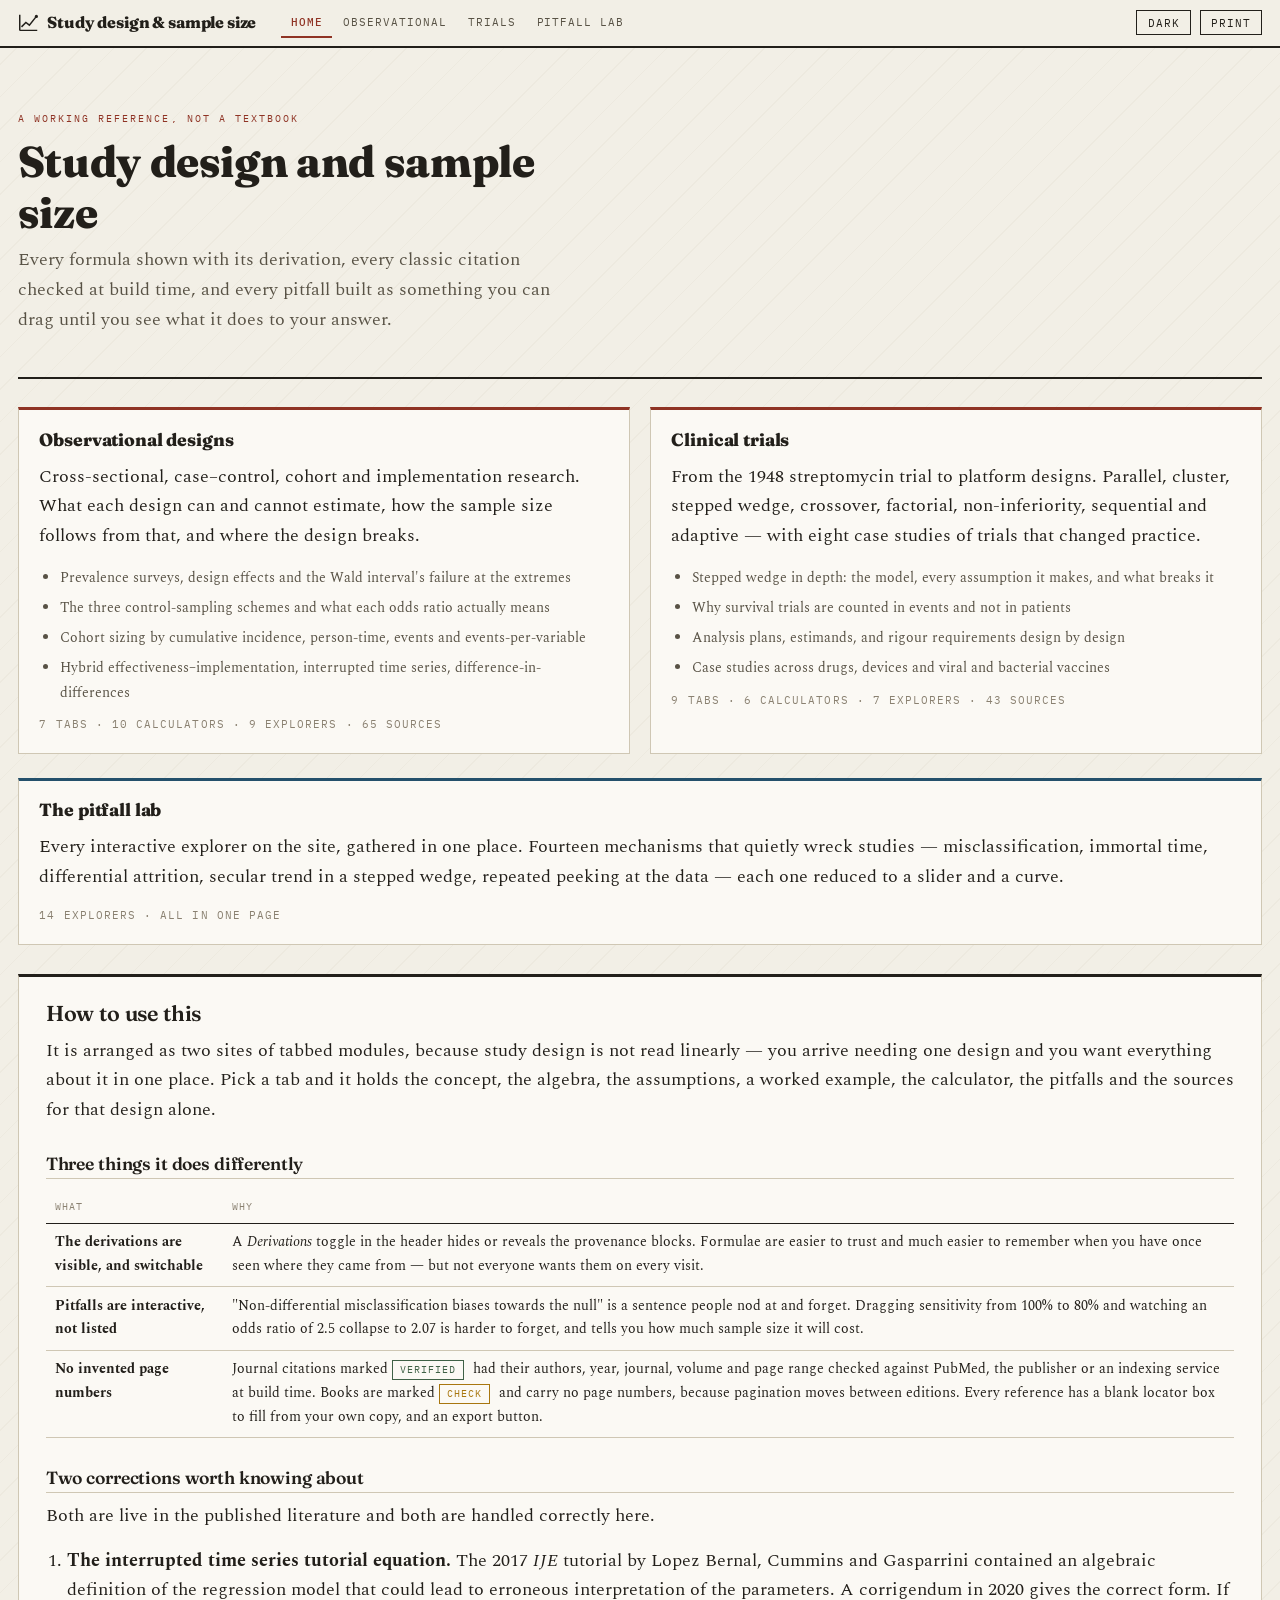
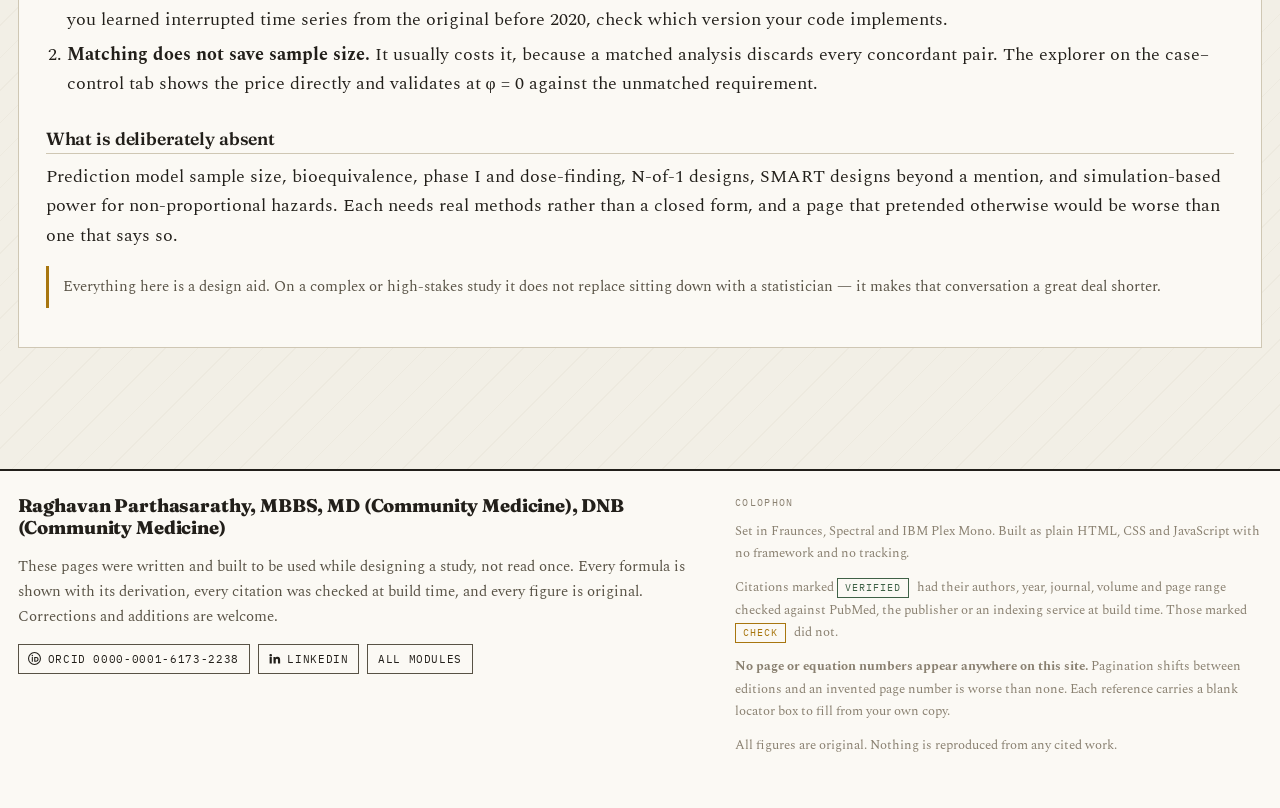
<file: index.html>
<!DOCTYPE html>
<html lang="en">
<head>
<meta charset="utf-8">
<meta name="viewport" content="width=device-width, initial-scale=1">
<title>Study design &amp; sample size — Raghavan Parthasarathy</title>
<meta name="description" content="A working reference for epidemiological and clinical study design: cross-sectional, case-control, cohort, implementation research and clinical trials, with sample size methods, verified classic citations and interactive pitfall explorers.">
<meta name="author" content="Raghavan Parthasarathy">
<style>
@import url('https://fonts.googleapis.com/css2?family=Fraunces:opsz,wght@9..144,400;9..144,600;9..144,800&family=Spectral:ital,wght@0,300;0,400;0,600;1,400&family=IBM+Plex+Mono:wght@400;500&display=swap');
:root{
  --paper:#f2efe6; --card:#fbf9f4; --sunk:#e9e4d6; --rule:#cfc7b4;
  --ink:#221f1a; --ink2:#585245; --ink3:#8a8171;
  --ox:#8f3324; --sea:#24506b; --ochre:#a8760f; --moss:#3f6146; --plum:#5d3a63;
  --serif:'Spectral',Georgia,'Times New Roman',serif;
  --disp:'Fraunces','Spectral',Georgia,serif;
  --mono:'IBM Plex Mono',ui-monospace,Consolas,monospace;
}
html[data-theme="dark"]{
  --paper:#16150f; --card:#1d1c15; --sunk:#24221a; --rule:#3a3728;
  --ink:#ece7d8; --ink2:#a9a290; --ink3:#7d7666;
  --ox:#d97a63; --sea:#7fb2cf; --ochre:#d9ad4a; --moss:#87b593; --plum:#b795bd;
}
*{box-sizing:border-box}
html,body{overflow-x:hidden;max-width:100%}
body{margin:0;background:var(--paper);color:var(--ink);
  font-family:var(--serif);font-size:17.5px;line-height:1.68;
  background-image:repeating-linear-gradient(135deg,transparent 0 22px,color-mix(in srgb,var(--rule) 14%,transparent) 22px 23px);
  -webkit-font-smoothing:antialiased}
a{color:var(--ox);text-underline-offset:3px}
h1,h2,h3,h4{font-family:var(--disp);font-weight:600;line-height:1.18;margin:0 0 .45em;letter-spacing:-.008em}
h1{font-size:1.95rem;font-weight:800}
h2{font-size:1.35rem}
h3{font-size:1.1rem;margin-top:1.7em;padding-bottom:.2em;border-bottom:1px solid var(--rule)}
h4{font-size:.98rem;margin-top:1.3em;font-family:var(--serif);font-weight:600}
p{margin:0 0 .9em}
.kicker{font-family:var(--mono);font-size:.64rem;letter-spacing:.2em;text-transform:uppercase;color:var(--ox);display:block;margin-bottom:.6rem}

/* ---- masthead ---- */
.mast{position:sticky;top:0;z-index:60;background:var(--paper);border-bottom:2px solid var(--ink)}
.mast-in{max-width:1360px;margin:0 auto;padding:.5rem 1.1rem;display:flex;gap:.55rem;align-items:center;flex-wrap:wrap}
.logo{font-family:var(--disp);font-weight:800;font-size:1rem;letter-spacing:-.01em;display:flex;align-items:center;gap:.55rem;text-decoration:none;color:var(--ink)}
.logo .mk{width:21px;height:21px;flex:none}
.sitenav{display:flex;gap:.1rem;margin-left:1rem;margin-right:auto;flex-wrap:wrap}
.sitenav a{font-family:var(--mono);font-size:.68rem;letter-spacing:.09em;text-transform:uppercase;
  padding:.3rem .6rem;text-decoration:none;color:var(--ink2);border-bottom:2px solid transparent}
.sitenav a:hover{color:var(--ink)}
.sitenav a.here{color:var(--ox);border-bottom-color:var(--ox);font-weight:500}
.btn{background:transparent;color:var(--ink);border:1px solid var(--ink);border-radius:0;padding:.28rem .65rem;
  font-family:var(--mono);font-size:.66rem;letter-spacing:.09em;text-transform:uppercase;cursor:pointer;text-decoration:none;display:inline-block}
.btn:hover{background:var(--ink);color:var(--paper)}
.btn.on{background:var(--ox);border-color:var(--ox);color:#fff}

/* ---- tab bar ---- */
.tabbar{position:sticky;top:43px;z-index:55;background:var(--paper);border-bottom:1px solid var(--rule);overflow-x:auto}
.tabbar-in{max-width:1360px;margin:0 auto;padding:0 1.1rem;display:flex;gap:0;white-space:nowrap}
.tab{background:transparent;border:0;border-bottom:3px solid transparent;color:var(--ink2);
  padding:.65rem .85rem .5rem;font-family:var(--mono);font-size:.7rem;letter-spacing:.08em;
  text-transform:uppercase;cursor:pointer;position:relative}
.tab:hover{color:var(--ink)}
.tab.on{color:var(--ox);border-bottom-color:var(--ox);font-weight:500}
.tab .n{font-size:.62rem;opacity:.6;margin-right:.35rem}
.tabpanel{display:none}
.tabpanel.on{display:block}

.shell{max-width:1360px;margin:0 auto;padding:1.3rem 1.1rem 4rem}
section{background:var(--card);border:1px solid var(--rule);border-top:3px solid var(--ink);
  padding:1.5rem 1.7rem;margin-bottom:1.6rem;scroll-margin-top:96px}
@media(max-width:600px){section{padding:1.05rem .9rem}}

/* ---- depth layers ---- */
.deep{border-left:3px double var(--sea);padding:.2rem 0 .2rem 1rem;margin:1rem 0;color:var(--ink2)}
.deep::before{content:"\2198 Derivation & provenance";display:block;font-family:var(--mono);font-size:.62rem;
  letter-spacing:.13em;text-transform:uppercase;color:var(--sea);margin-bottom:.45rem}
body.plain .deep{display:none}
.plainbox{background:var(--sunk);border-left:3px solid var(--ox);padding:.9rem 1.05rem;margin:1rem 0}
.plainbox::before{content:"\25C6 In plain words";display:block;font-family:var(--mono);font-size:.62rem;
  letter-spacing:.13em;text-transform:uppercase;color:var(--ox);margin-bottom:.45rem}

/* ---- maths ---- */
.eq{background:var(--sunk);border-top:1px solid var(--ink);border-bottom:1px solid var(--ink);
  padding:1rem 1.1rem;margin:1rem 0;overflow-x:auto;font-size:1.05rem}
.eq .lbl{font-family:var(--mono);font-size:.61rem;letter-spacing:.13em;text-transform:uppercase;color:var(--ink3);margin-bottom:.5rem}
.m{font-style:italic;font-family:'Spectral',Georgia,serif}
.frac{display:inline-flex;flex-direction:column;vertical-align:middle;text-align:center;margin:0 .22em}
.frac>span{padding:0 .35em}
.frac>span:first-child{border-bottom:1.2px solid currentColor;padding-bottom:.1em}
.frac>span:last-child{padding-top:.1em}
.rad{border-top:1.2px solid currentColor;padding:.05em .2em 0 .1em;margin-left:-.1em}
.paren{font-size:1.35em;vertical-align:-.12em}
sub,sup{font-size:.68em}

table{width:100%;border-collapse:collapse;font-size:.89rem;display:block;overflow-x:auto;margin:.8rem 0}
@media(min-width:640px){table{display:table}}
th,td{text-align:left;padding:.45rem .6rem;border-bottom:1px solid var(--rule);vertical-align:top}
tr:first-child th{border-bottom:1.5px solid var(--ink)}
th{color:var(--ink3);font-weight:400;font-family:var(--mono);font-size:.63rem;letter-spacing:.1em;text-transform:uppercase;white-space:nowrap}
td.num{text-align:right;font-variant-numeric:tabular-nums;font-family:var(--mono);font-size:.86rem}
tr.hl td{background:color-mix(in srgb,var(--ochre) 16%,transparent)}

.note{border-left:3px solid var(--ochre);padding:.55rem .9rem;font-size:.92rem;margin:.9rem 0;color:var(--ink2)}
.note.bad{border-left-color:var(--ox)}
.note.good{border-left-color:var(--moss)}
.note b,.note strong{color:var(--ink)}
ul,ol{margin:.35rem 0 .95rem;padding-left:1.3rem}
li{margin-bottom:.38rem}
.pill{display:inline-block;font-family:var(--mono);font-size:.6rem;letter-spacing:.1em;text-transform:uppercase;
  border:1px solid var(--rule);padding:.06rem .45rem;color:var(--ink3);margin-right:.3rem;white-space:nowrap}
.pill.ok{color:var(--moss);border-color:var(--moss)}
.pill.check{color:var(--ochre);border-color:var(--ochre)}

.cs{border:1px solid var(--ink);border-left:5px solid var(--sea);padding:1.05rem 1.2rem;margin:1.2rem 0;background:var(--card)}
.cs h4{margin-top:0;font-family:var(--disp);font-size:1.02rem}
.cs .meta{font-family:var(--mono);font-size:.68rem;color:var(--ink3);margin-bottom:.6rem}

/* ---- calculators ---- */
.calc{border:1px dashed var(--ink2);padding:1rem 1.1rem;margin:1.2rem 0;background:var(--sunk)}
.calc h4{margin:0 0 .7rem;font-family:var(--mono);font-size:.7rem;letter-spacing:.13em;text-transform:uppercase;color:var(--ox)}
.row{display:grid;grid-template-columns:repeat(auto-fit,minmax(148px,1fr));gap:.5rem .9rem}
label{display:block;font-size:.75rem;color:var(--ink2);margin-bottom:.12rem;font-family:var(--mono)}
input,select{background:var(--card);border:1px solid var(--ink2);color:var(--ink);border-radius:0;
  padding:.32rem .45rem;font-family:var(--mono);font-size:.88rem;width:100%}
input:focus,select:focus{outline:2px solid var(--ox);outline-offset:-2px}
.fieldc{margin-bottom:.5rem}
.out{margin-top:.8rem;padding-top:.8rem;border-top:1px solid var(--ink2);font-size:.92rem}
.big{font-family:var(--disp);font-size:1.6rem;font-weight:800;color:var(--ox);line-height:1.15}

/* ---- explorer ---- */
.xp{border:2px solid var(--ink);margin:1.5rem 0;background:var(--card)}
.xp-head{background:var(--ink);color:var(--paper);padding:.5rem .95rem;display:flex;align-items:baseline;gap:.6rem;flex-wrap:wrap}
.xp-head .tag{font-family:var(--mono);font-size:.6rem;letter-spacing:.16em;text-transform:uppercase;opacity:.75}
.xp-head .ttl{font-family:var(--disp);font-weight:600;font-size:1rem}
.xp-body{padding:1rem 1.1rem}
.xp-blurb{font-size:.93rem;color:var(--ink2);margin-bottom:.9rem}
.xp-grid{display:grid;grid-template-columns:minmax(0,1fr) 250px;gap:1.2rem;align-items:start}
@media(max-width:820px){.xp-grid{grid-template-columns:1fr}}
.xp-ctrl{border-left:1px solid var(--rule);padding-left:1rem}
@media(max-width:820px){.xp-ctrl{border-left:0;padding-left:0;border-top:1px solid var(--rule);padding-top:.8rem}}
.sl{margin-bottom:.85rem}
.sl .lab{display:flex;justify-content:space-between;align-items:baseline;font-family:var(--mono);font-size:.7rem;color:var(--ink2);margin-bottom:.2rem}
.sl .lab b{color:var(--ox);font-size:.82rem;font-weight:500}
input[type=range]{-webkit-appearance:none;appearance:none;width:100%;height:22px;background:transparent;padding:0;border:0}
input[type=range]:focus{outline:none}
input[type=range]::-webkit-slider-runnable-track{height:3px;background:var(--rule)}
input[type=range]::-moz-range-track{height:3px;background:var(--rule)}
input[type=range]::-webkit-slider-thumb{-webkit-appearance:none;width:15px;height:15px;background:var(--ox);
  border:2px solid var(--card);margin-top:-6px;cursor:pointer;border-radius:0;transform:rotate(45deg)}
input[type=range]::-moz-range-thumb{width:13px;height:13px;background:var(--ox);border:2px solid var(--card);cursor:pointer;border-radius:0}
.xp-read{font-size:.9rem;border-top:1px solid var(--rule);margin-top:1rem;padding-top:.8rem}
.xp-read .hd{font-family:var(--mono);font-size:.62rem;letter-spacing:.13em;text-transform:uppercase;color:var(--ink3);margin-bottom:.35rem}
.xp-v{font-family:var(--disp);font-size:1.35rem;font-weight:800;line-height:1.2}
.xp-v.good{color:var(--moss)} .xp-v.warn{color:var(--ochre)} .xp-v.bad{color:var(--ox)}
.xp svg{width:100%;height:auto;display:block;background:var(--card)}
.xp-key{display:flex;gap:1rem;flex-wrap:wrap;font-family:var(--mono);font-size:.66rem;color:var(--ink2);margin-top:.4rem}
.xp-key i{display:inline-block;width:14px;height:3px;margin-right:.35rem;vertical-align:.22em}
.xp-foot{font-size:.83rem;color:var(--ink3);padding:.7rem 1.1rem;border-top:1px solid var(--rule);background:var(--sunk)}

figure{margin:1.2rem 0;padding:0}
figure svg{width:100%;height:auto;display:block;background:var(--card);border:1px solid var(--rule)}
figcaption{font-size:.8rem;color:var(--ink2);margin-top:.4rem;font-style:italic}
figcaption b{font-style:normal;font-family:var(--mono);font-size:.66rem;letter-spacing:.1em;text-transform:uppercase;color:var(--ox);font-weight:400}
svg.spark{width:100%;height:auto;max-width:640px;margin-top:.5rem;background:var(--card);border:1px solid var(--rule)}

.ref{border-bottom:1px solid var(--rule);padding:.7rem 0;font-size:.87rem}
.ref:last-of-type{border-bottom:0}
.ref .loc{display:flex;gap:.4rem;align-items:center;margin-top:.35rem;flex-wrap:wrap}
.ref .loc input{max-width:250px;font-size:.76rem;padding:.18rem .35rem}
.ref .lk{font-family:var(--mono);font-size:.68rem}
.gl{border-bottom:1px solid var(--rule);padding:.55rem 0}
.gl .sym{font-family:'Spectral',Georgia,serif;font-style:italic;font-size:1.15rem;margin-right:.55rem;color:var(--ox)}

/* ---- author / colophon ---- */
.author{border-top:2px solid var(--ink);background:var(--card);margin-top:2rem}
.author-in{max-width:1360px;margin:0 auto;padding:1.5rem 1.1rem 2.5rem;
  display:grid;grid-template-columns:minmax(0,1.3fr) minmax(0,1fr);gap:2rem}
@media(max-width:760px){.author-in{grid-template-columns:1fr;gap:1.2rem}}
.author h3{margin-top:0;border-bottom:0;font-size:1.15rem;font-family:var(--disp);font-weight:800}
.author .role{font-size:.9rem;color:var(--ink2);margin-bottom:.15rem}
.author .links{display:flex;gap:.5rem;flex-wrap:wrap;margin-top:.9rem}
.author .links a{font-family:var(--mono);font-size:.68rem;letter-spacing:.06em;text-transform:uppercase;
  border:1px solid var(--ink2);padding:.32rem .6rem;text-decoration:none;color:var(--ink);display:inline-flex;align-items:center;gap:.4rem}
.author .links a:hover{background:var(--ink);color:var(--paper);border-color:var(--ink)}
.author .links a svg{width:13px;height:13px}
.author .colo{font-size:.83rem;color:var(--ink3)}
.foot{max-width:1360px;margin:0 auto;padding:1rem 1.1rem 2.5rem;color:var(--ink3);font-size:.78rem}

/* ---- home ---- */
.hero{padding:2.6rem 0 1.6rem;border-bottom:2px solid var(--ink);margin-bottom:1.8rem}
.hero h1{font-size:2.7rem;max-width:20ch;margin-bottom:.35rem}
@media(max-width:600px){.hero h1{font-size:1.9rem}}
.hero .sub{font-size:1.12rem;color:var(--ink2);max-width:62ch}
.cards{display:grid;grid-template-columns:repeat(auto-fit,minmax(290px,1fr));gap:1.2rem;margin:1.5rem 0}
.card2{border:1px solid var(--rule);border-top:3px solid var(--ox);background:var(--card);padding:1.2rem 1.3rem;text-decoration:none;color:var(--ink);display:block}
.card2:hover{border-top-color:var(--ink);box-shadow:4px 4px 0 var(--rule)}
.card2 h3{margin-top:0;border-bottom:0;font-family:var(--disp);font-weight:800}
.card2 .cnt{font-family:var(--mono);font-size:.66rem;letter-spacing:.1em;text-transform:uppercase;color:var(--ink3);margin-top:.7rem}
.card2 ul{font-size:.9rem;color:var(--ink2);margin-bottom:0}

@media print{.mast,.tabbar,.xp-ctrl{display:none!important}.tabpanel{display:block!important}body{background-image:none}body.plain .deep{display:block}}

</style>
</head>
<body>
<div id="chrome"></div>

<div class="shell">

  <div class="hero">
    <span class="kicker">A working reference, not a textbook</span>
    <h1>Study design and sample size</h1>
    <p class="sub">Every formula shown with its derivation, every classic citation checked at build time, and every pitfall built as something you can drag until you see what it does to your answer.</p>
  </div>

  <div class="cards">
    <a class="card2" href="observational.html">
      <h3>Observational designs</h3>
      <p>Cross-sectional, case–control, cohort and implementation research. What each design can and cannot estimate, how the sample size follows from that, and where the design breaks.</p>
      <ul>
        <li>Prevalence surveys, design effects and the Wald interval's failure at the extremes</li>
        <li>The three control-sampling schemes and what each odds ratio actually means</li>
        <li>Cohort sizing by cumulative incidence, person-time, events and events-per-variable</li>
        <li>Hybrid effectiveness–implementation, interrupted time series, difference-in-differences</li>
      </ul>
      <div class="cnt">7 tabs · 10 calculators · 9 explorers · 65 sources</div>
    </a>
    <a class="card2" href="trials.html">
      <h3>Clinical trials</h3>
      <p>From the 1948 streptomycin trial to platform designs. Parallel, cluster, stepped wedge, crossover, factorial, non-inferiority, sequential and adaptive — with eight case studies of trials that changed practice.</p>
      <ul>
        <li>Stepped wedge in depth: the model, every assumption it makes, and what breaks it</li>
        <li>Why survival trials are counted in events and not in patients</li>
        <li>Analysis plans, estimands, and rigour requirements design by design</li>
        <li>Case studies across drugs, devices and viral and bacterial vaccines</li>
      </ul>
      <div class="cnt">9 tabs · 6 calculators · 7 explorers · 43 sources</div>
    </a>
  </div>

  <a class="card2" href="toolkit.html" style="border-top-color:var(--sea);display:block">
    <h3>The pitfall lab</h3>
    <p>Every interactive explorer on the site, gathered in one place. Fourteen mechanisms that quietly wreck studies — misclassification, immortal time, differential attrition, secular trend in a stepped wedge, repeated peeking at the data — each one reduced to a slider and a curve.</p>
    <div class="cnt">14 explorers · all in one page</div>
  </a>

  <section style="margin-top:1.8rem">
    <h2>How to use this</h2>
    <p>It is arranged as two sites of tabbed modules, because study design is not read linearly — you arrive needing one design and you want everything about it in one place. Pick a tab and it holds the concept, the algebra, the assumptions, a worked example, the calculator, the pitfalls and the sources for that design alone.</p>

    <h3>Three things it does differently</h3>
    <table>
      <tr><th>What</th><th>Why</th></tr>
      <tr><td><b>The derivations are visible, and switchable</b></td><td>A <em>Derivations</em> toggle in the header hides or reveals the provenance blocks. Formulae are easier to trust and much easier to remember when you have once seen where they came from — but not everyone wants them on every visit.</td></tr>
      <tr><td><b>Pitfalls are interactive, not listed</b></td><td>"Non-differential misclassification biases towards the null" is a sentence people nod at and forget. Dragging sensitivity from 100% to 80% and watching an odds ratio of 2.5 collapse to 2.07 is harder to forget, and tells you how much sample size it will cost.</td></tr>
      <tr><td><b>No invented page numbers</b></td><td>Journal citations marked <span class="pill ok">verified</span> had their authors, year, journal, volume and page range checked against PubMed, the publisher or an indexing service at build time. Books are marked <span class="pill check">check</span> and carry no page numbers, because pagination moves between editions. Every reference has a blank locator box to fill from your own copy, and an export button.</td></tr>
    </table>

    <h3>Two corrections worth knowing about</h3>
    <p>Both are live in the published literature and both are handled correctly here.</p>
    <ol>
      <li><b>The interrupted time series tutorial equation.</b> The 2017 <em>IJE</em> tutorial by Lopez Bernal, Cummins and Gasparrini contained an algebraic definition of the regression model that could lead to erroneous interpretation of the parameters. A corrigendum in 2020 gives the correct form. If you learned interrupted time series from the original before 2020, check which version your code implements.</li>
      <li><b>Matching does not save sample size.</b> It usually costs it, because a matched analysis discards every concordant pair. The explorer on the case–control tab shows the price directly and validates at &phi; = 0 against the unmatched requirement.</li>
    </ol>

    <h3>What is deliberately absent</h3>
    <p>Prediction model sample size, bioequivalence, phase I and dose-finding, N-of-1 designs, SMART designs beyond a mention, and simulation-based power for non-proportional hazards. Each needs real methods rather than a closed form, and a page that pretended otherwise would be worse than one that says so.</p>

    <div class="note">Everything here is a design aid. On a complex or high-stakes study it does not replace sitting down with a statistician — it makes that conversation a great deal shorter.</div>
  </section>

</div>
<div id="author"></div>
<script>
/* ============================================================
   Shared core — statistics, tabs, explorer framework, chrome
   ============================================================ */
function pnorm(x){
  if(!isFinite(x)) return x>0?1:0;
  var z=Math.abs(x),c;
  if(z>37) c=0; else{
    var e=Math.exp(-z*z/2);
    if(z<7.07106781186547){
      var b=3.52624965998911e-2*z+0.700383064443688;
      b=b*z+6.37396220353165;b=b*z+33.912866078383;b=b*z+112.079291497871;
      b=b*z+221.213596169931;b=b*z+220.206867912376;
      var d=8.83883476483184e-2*z+1.75566716318264;
      d=d*z+16.064177579207;d=d*z+86.7807322029461;d=d*z+296.564248779674;
      d=d*z+637.333633378831;d=d*z+793.826512519948;d=d*z+440.413735824752;
      c=e*b/d;
    } else { var f=z+0.65;f=z+4/f;f=z+3/f;f=z+2/f;f=z+1/f;c=e/(f*2.506628274631); }
  }
  return x>0?1-c:c;
}
function qnorm(p){
  if(p<=0||p>=1) return p<=0?-Infinity:Infinity;
  var a=[-3.969683028665376e+01,2.209460984245205e+02,-2.759285104469687e+02,1.383577518672690e+02,-3.066479806614716e+01,2.506628277459239e+00],
      b=[-5.447609879822406e+01,1.615858368580409e+02,-1.556989798598866e+02,6.680131188771972e+01,-1.328068155288572e+01],
      c=[-7.784894002430293e-03,-3.223964580411365e-01,-2.400758277161838e+00,-2.549732539343734e+00,4.374664141464968e+00,2.938163982698783e+00],
      d=[7.784695709041462e-03,3.224671290700398e-01,2.445134137142996e+00,3.754408661907416e+00],pl=0.02425,q,r,x;
  if(p<pl){q=Math.sqrt(-2*Math.log(p));x=(((((c[0]*q+c[1])*q+c[2])*q+c[3])*q+c[4])*q+c[5])/((((d[0]*q+d[1])*q+d[2])*q+d[3])*q+1);}
  else if(p<=1-pl){q=p-0.5;r=q*q;x=(((((a[0]*r+a[1])*r+a[2])*r+a[3])*r+a[4])*r+a[5])*q/(((((b[0]*r+b[1])*r+b[2])*r+b[3])*r+b[4])*r+1);}
  else {q=Math.sqrt(-2*Math.log(1-p));x=-(((((c[0]*q+c[1])*q+c[2])*q+c[3])*q+c[4])*q+c[5])/((((d[0]*q+d[1])*q+d[2])*q+d[3])*q+1);}
  var e=pnorm(x)-p,u=e*Math.sqrt(2*Math.PI)*Math.exp(x*x/2);
  return x-u/(1+x*u/2);
}
var sq=function(x){return x*x;};
var $=function(s,r){return (r||document).querySelector(s);};
var $$=function(s,r){return Array.prototype.slice.call((r||document).querySelectorAll(s));};
var esc=function(s){return String(s).replace(/&/g,'&amp;').replace(/</g,'&lt;').replace(/>/g,'&gt;');};
var num=function(x){return Math.ceil(x-1e-9).toLocaleString();};
function val(id){var e=document.getElementById(id);return e?parseFloat(e.value):NaN;}
function wire(ids,fn){ids.forEach(function(i){var e=document.getElementById(i);if(e){e.oninput=fn;e.onchange=fn;}});fn();}
function twoProp(p1,p2,k,alpha,power,cc){
  var dlt=Math.abs(p1-p2); if(dlt<1e-12||!(p1>0&&p1<1&&p2>0&&p2<1)) return null;
  var za=qnorm(1-alpha/2), zb=qnorm(power), pb=(p2+k*p1)/(1+k);
  var n=sq(za*Math.sqrt((1+1/k)*pb*(1-pb))+zb*Math.sqrt(p2*(1-p2)+p1*(1-p1)/k))/sq(dlt);
  if(cc) n=n/4*sq(1+Math.sqrt(1+2*(1+1/k)/(n*dlt)));
  return n;
}

/* ============================================================
   Author identity — edit these four lines to update everywhere
   ============================================================ */
var AUTHOR={
  name:"Raghavan Parthasarathy",
  creds:"MBBS, MD (Community Medicine), DNB (Community Medicine)",
  roles:[],
  orcid:"0000-0001-6173-2238",
  linkedin:"https://www.linkedin.com/in/raghavan-parthasarathy-2786a9b9/"
};
function authorBlock(){
  var A=(typeof AUTHOR==='object'&&AUTHOR)?AUTHOR:{};
  var name=A.name||'', creds=A.creds||'';
  var roles=Array.isArray(A.roles)?A.roles:(A.roles?[A.roles]:[]);
  var orcid=A.orcid||'', li=A.linkedin||'';
  var liBad=/REPLACE-WITH|your-actual-handle/i.test(li);
  var links='';
  if(orcid) links+='<a href="https://orcid.org/'+orcid+'" target="_blank" rel="noopener">'+
    '<svg viewBox="0 0 24 24" fill="currentColor"><circle cx="12" cy="12" r="11" fill="none" stroke="currentColor" stroke-width="2"/><rect x="7" y="9" width="2" height="9"/><circle cx="8" cy="6.6" r="1.3"/><path d="M11.5 9h3.6a4.5 4.5 0 0 1 0 9H11.5V9zm2 2v5h1.5a2.5 2.5 0 0 0 0-5H13.5z"/></svg>'+
    'ORCID '+esc(orcid)+'</a>';
  if(li) links+='<a href="'+li+'" target="_blank" rel="noopener"'+
    (liBad?' style="border-style:dashed;opacity:.75" title="Replace the placeholder handle in assets/core.js"':'')+'>'+
    '<svg viewBox="0 0 24 24" fill="currentColor"><path d="M4.98 3.5a2.5 2.5 0 1 1 0 5 2.5 2.5 0 0 1 0-5zM3 9h4v12H3zM10 9h3.8v1.7h.05c.53-.95 1.83-1.95 3.77-1.95 4.03 0 4.78 2.5 4.78 5.76V21h-4v-5.6c0-1.33-.03-3.05-1.9-3.05-1.9 0-2.2 1.45-2.2 2.95V21h-4z"/></svg>'+
    'LinkedIn'+(liBad?' (set URL)':'')+'</a>';
  links+='<a href="index.html">All modules</a>';
  return '<div class="author"><div class="author-in">'+
   '<div><h3>'+esc(name)+(creds?', '+esc(creds):'')+'</h3>'+
   roles.map(function(r){return '<div class="role">'+esc(r)+'</div>';}).join('')+
   '<p style="margin-top:.8rem;font-size:.92rem;color:var(--ink2)">These pages were written and built to be used while designing a study, not read once. '+
   'Every formula is shown with its derivation, every citation was checked at build time, and every figure is original. '+
   'Corrections and additions are welcome.</p>'+
   '<div class="links">'+links+'</div></div>'+
   '<div class="colo"><div style="font-family:var(--mono);font-size:.62rem;letter-spacing:.13em;text-transform:uppercase;color:var(--ink3);margin-bottom:.5rem">Colophon</div>'+
   '<p>Set in Fraunces, Spectral and IBM Plex Mono. Built as plain HTML, CSS and JavaScript with no framework and no tracking.</p>'+
   '<p>Citations marked <span class="pill ok">verified</span> had their authors, year, journal, volume and page range checked against PubMed, the publisher or an indexing service at build time. Those marked <span class="pill check">check</span> did not.</p>'+
   '<p><b>No page or equation numbers appear anywhere on this site.</b> Pagination shifts between editions and an invented page number is worse than none. Each reference carries a blank locator box to fill from your own copy.</p>'+
   '<p>All figures are original. Nothing is reproduced from any cited work.</p></div>'+
   '</div></div>';
}

/* ============================================================
   Chrome: masthead, theme, depth toggle
   ============================================================ */
function chrome(page){
  var nav=[['index.html','Home','home'],['observational.html','Observational','obs'],
           ['trials.html','Trials','tri'],['toolkit.html','Pitfall lab','lab']];
  return '<div class="mast"><div class="mast-in">'+
   '<a class="logo" href="index.html">'+
   '<svg class="mk" viewBox="0 0 24 24" fill="none" stroke="currentColor" stroke-width="1.7"><path d="M2 21 L2 3 M2 21 L22 21"/><path d="M4 17 L9 12 L13 15 L21 5" stroke="currentColor"/><circle cx="21" cy="5" r="1.8" fill="currentColor" stroke="none"/></svg>'+
   'Study design &amp; sample size</a>'+
   '<nav class="sitenav">'+nav.map(function(n){
      return '<a href="'+n[0]+'"'+(n[2]===page?' class="here"':'')+'>'+n[1]+'</a>';}).join('')+'</nav>'+
   '<button class="btn on" id="depthBtn">Derivations on</button>'+
   '<button class="btn" id="themeBtn">Dark</button>'+
   '<button class="btn" onclick="window.print()">Print</button>'+
   '</div></div>';
}
function initChrome(){
  var t=$('#themeBtn'); if(t) t.onclick=function(){
    var m=document.documentElement.getAttribute('data-theme')==='dark'?'light':'dark';
    document.documentElement.setAttribute('data-theme',m);
    try{localStorage.setItem('sds-theme',m);}catch(e){}
    this.textContent=m==='dark'?'Light':'Dark';
    XP.redrawAll();
  };
  var d=$('#depthBtn'); if(d) d.onclick=function(){
    var plain=document.body.classList.toggle('plain');
    this.textContent=plain?'Derivations off':'Derivations on';
    this.classList.toggle('on',!plain);
  };
  try{ var saved=localStorage.getItem('sds-theme');
    if(saved==='dark'){document.documentElement.setAttribute('data-theme','dark'); if(t) t.textContent='Light';}
  }catch(e){}
}

/* ============================================================
   Tabs
   ============================================================ */
function buildTabs(TABS, SECTIONS, EXPLORERS){
  var byId={}; SECTIONS.forEach(function(s){byId[s.id]=s;});
  var bar='', panes='';
  TABS.forEach(function(t,i){
    bar+='<button class="tab'+(i===0?' on':'')+'" data-t="'+t.key+'"><span class="n">'+
         String(i+1).padStart(2,'0')+'</span>'+esc(t.label)+'</button>';
    var inner='';
    t.sections.forEach(function(sid){
      var s=byId[sid]; if(!s) return;
      inner+='<section id="'+s.id+'"><span class="kicker">'+esc(t.label)+' &nbsp;/&nbsp; '+esc(s.nav)+'</span><h1>'+s.title+'</h1>'+s.html+'</section>';
    });
    (EXPLORERS||[]).filter(function(x){return x.tab===t.key;}).forEach(function(x){
      inner+='<div class="xp" id="xp-'+x.id+'"></div>';
    });
    panes+='<div class="tabpanel'+(i===0?' on':'')+'" data-t="'+t.key+'">'+inner+'</div>';
  });
  $('#tabbar').innerHTML=bar;
  $('#panes').innerHTML=panes;
  $$('.tab').forEach(function(b){
    b.onclick=function(){
      $$('.tab').forEach(function(x){x.classList.toggle('on',x===b);});
      $$('.tabpanel').forEach(function(p){p.classList.toggle('on',p.dataset.t===b.dataset.t);});
      history.replaceState(null,'','#'+b.dataset.t);
      window.scrollTo({top:0,behavior:'instant'});
      XP.redrawAll();
    };
  });
  var h=(location.hash||'').replace('#','');
  if(h){
    var hit=$$('.tab').filter(function(b){return b.dataset.t===h;})[0];
    if(hit) hit.click();
    else { var sec=document.getElementById(h);
      if(sec){ var pane=sec.closest('.tabpanel');
        if(pane){ var tb=$$('.tab').filter(function(b){return b.dataset.t===pane.dataset.t;})[0];
          if(tb){tb.click(); setTimeout(function(){sec.scrollIntoView();},60);} } } }
  }
}

/* ============================================================
   Explorer framework — sliders driving a live SVG plot
   ============================================================ */
var XP=(function(){
  var reg=[];
  function css(v){ return getComputedStyle(document.documentElement).getPropertyValue(v).trim()||'#888'; }
  function fmtNum(x){
    if(!isFinite(x)) return '—';
    var a=Math.abs(x);
    if(a>=10000) return Math.round(x).toLocaleString();
    if(a>=100) return x.toFixed(0);
    if(a>=10) return x.toFixed(1);
    if(a>=1) return x.toFixed(2);
    return x.toFixed(3);
  }
  function plot(spec,res){
    var narrow=(window.innerWidth||900)<760;
    var W=narrow?430:680, H=narrow?250:300, L=narrow?46:58, R=narrow?10:16, T=16, B=narrow?40:44;
    var FS=narrow?12.5:10, FL=narrow?13:10.5;
    var xs=[],ys=[];
    res.series.forEach(function(s){ s.pts.forEach(function(p){xs.push(p[0]);ys.push(p[1]);}); });
    if(!xs.length) return '<div class="note bad">No plottable values at these settings.</div>';
    var x0=(res.xMin!==undefined)?res.xMin:Math.min.apply(null,xs);
    var x1=(res.xMax!==undefined)?res.xMax:Math.max.apply(null,xs);
    var y0=(res.yMin!==undefined)?res.yMin:Math.min.apply(null,ys);
    var y1=(res.yMax!==undefined)?res.yMax:Math.max.apply(null,ys);
    if(y1<=y0) y1=y0+1;
    if(x1<=x0) x1=x0+1;
    var SX=function(x){return L+(x-x0)/(x1-x0)*(W-L-R);};
    var SY=function(y){return H-B-(y-y0)/(y1-y0)*(H-B-T);};
    var s='<svg viewBox="0 0 '+W+' '+H+'" xmlns="http://www.w3.org/2000/svg" role="img">';
    /* gridlines */
    for(var g=0;g<=4;g++){
      var yv=y0+(y1-y0)*g/4, xv=x0+(x1-x0)*g/4;
      s+='<line x1="'+L+'" y1="'+SY(yv).toFixed(1)+'" x2="'+(W-R)+'" y2="'+SY(yv).toFixed(1)+'" stroke="'+css('--rule')+'" stroke-width="1"/>';
      s+='<text x="'+(L-7)+'" y="'+(SY(yv)+4).toFixed(1)+'" text-anchor="end" font-size="'+FS+'" fill="'+css('--ink3')+'" font-family="IBM Plex Mono,monospace">'+(res.yFmt?res.yFmt(yv):fmtNum(yv))+'</text>';
      s+='<text x="'+SX(xv).toFixed(1)+'" y="'+(H-B+16)+'" text-anchor="middle" font-size="'+FS+'" fill="'+css('--ink3')+'" font-family="IBM Plex Mono,monospace">'+(res.xFmt?res.xFmt(xv):fmtNum(xv))+'</text>';
    }
    /* reference bands / lines */
    (res.rules||[]).forEach(function(r){
      if(r.y!==undefined && r.y>=y0 && r.y<=y1)
        s+='<line x1="'+L+'" y1="'+SY(r.y).toFixed(1)+'" x2="'+(W-R)+'" y2="'+SY(r.y).toFixed(1)+'" stroke="'+css(r.color||'--ink3')+'" stroke-width="1.4" stroke-dasharray="5 4"/>'+
           '<text x="'+(W-R-4)+'" y="'+(SY(r.y)-5).toFixed(1)+'" text-anchor="end" font-size="'+FS+'" fill="'+css(r.color||'--ink3')+'" font-family="IBM Plex Mono,monospace">'+esc(r.lab||'')+'</text>';
      if(r.x!==undefined && r.x>=x0 && r.x<=x1)
        s+='<line x1="'+SX(r.x).toFixed(1)+'" y1="'+T+'" x2="'+SX(r.x).toFixed(1)+'" y2="'+(H-B)+'" stroke="'+css(r.color||'--ink3')+'" stroke-width="1.4" stroke-dasharray="5 4"/>';
    });
    /* series */
    res.series.forEach(function(ser){
      var d=ser.pts.filter(function(p){return isFinite(p[1]);})
        .map(function(p,i){return (i?'L':'M')+SX(p[0]).toFixed(1)+','+Math.max(T-30,Math.min(H-B+30,SY(p[1]))).toFixed(1);}).join(' ');
      s+='<path d="'+d+'" fill="none" stroke="'+css(ser.color||'--ox')+'" stroke-width="'+(ser.w||2.2)+'"'+
         (ser.dash?' stroke-dasharray="6 4"':'')+' stroke-linejoin="round"/>';
    });
    /* current-value marker */
    (res.marks||[]).forEach(function(mk){
      if(mk.x<x0||mk.x>x1) return;
      var cy=Math.max(T,Math.min(H-B,SY(mk.y)));
      s+='<line x1="'+SX(mk.x).toFixed(1)+'" y1="'+T+'" x2="'+SX(mk.x).toFixed(1)+'" y2="'+(H-B)+'" stroke="'+css('--ink')+'" stroke-width="1" opacity="0.45"/>'+
         '<circle cx="'+SX(mk.x).toFixed(1)+'" cy="'+cy.toFixed(1)+'" r="5" fill="'+css('--ink')+'"/>'+
         '<circle cx="'+SX(mk.x).toFixed(1)+'" cy="'+cy.toFixed(1)+'" r="2" fill="'+css('--card')+'"/>';
      if(mk.lab) s+='<text x="'+(SX(mk.x)+9).toFixed(1)+'" y="'+(cy-8).toFixed(1)+'" font-size="'+FL+'" fill="'+css('--ink')+'" font-family="IBM Plex Mono,monospace">'+esc(mk.lab)+'</text>';
    });
    s+='<line x1="'+L+'" y1="'+(H-B)+'" x2="'+(W-R)+'" y2="'+(H-B)+'" stroke="'+css('--ink')+'" stroke-width="1.4"/>';
    s+='<line x1="'+L+'" y1="'+T+'" x2="'+L+'" y2="'+(H-B)+'" stroke="'+css('--ink')+'" stroke-width="1.4"/>';
    s+='<text x="'+((L+W-R)/2)+'" y="'+(H-8)+'" text-anchor="middle" font-size="'+FL+'" fill="'+css('--ink2')+'" font-family="IBM Plex Mono,monospace">'+esc(res.xLab||'')+'</text>';
    s+='<text x="3" y="'+(FL+1)+'" font-size="'+FL+'" fill="'+css('--ink2')+'" font-family="IBM Plex Mono,monospace">'+esc(res.yLab||'')+'</text>';
    s+='</svg>';
    var key=res.series.filter(function(x){return x.name;}).map(function(x){
      return '<span><i style="background:'+css(x.color||'--ox')+'"></i>'+esc(x.name)+'</span>';}).join('');
    return s+(key?'<div class="xp-key">'+key+'</div>':'');
  }
  function render(spec){
    var host=document.getElementById('xp-'+spec.id); if(!host) return;
    var v={}; spec.sliders.forEach(function(s){v[s.k]=(spec._v&&spec._v[s.k]!==undefined)?spec._v[s.k]:s.def;});
    spec._v=v;
    var ctrl=spec.sliders.map(function(s){
      return '<div class="sl"><div class="lab"><span>'+esc(s.lab)+'</span><b id="lv-'+spec.id+'-'+s.k+'">'+
        (s.fmt?s.fmt(v[s.k]):v[s.k])+'</b></div>'+
        '<input type="range" id="sl-'+spec.id+'-'+s.k+'" min="'+s.min+'" max="'+s.max+'" step="'+s.step+'" value="'+v[s.k]+'"></div>';
    }).join('');
    host.innerHTML='<div class="xp-head"><span class="tag">Explore</span><span class="ttl">'+esc(spec.title)+'</span></div>'+
      '<div class="xp-body"><div class="xp-blurb">'+spec.blurb+'</div>'+
      '<div class="xp-grid"><div id="pl-'+spec.id+'"></div>'+
      '<div class="xp-ctrl">'+ctrl+'<div class="xp-read" id="rd-'+spec.id+'"></div></div></div></div>'+
      (spec.foot?'<div class="xp-foot">'+spec.foot+'</div>':'');
    spec.sliders.forEach(function(s){
      var el=document.getElementById('sl-'+spec.id+'-'+s.k);
      el.oninput=function(){
        spec._v[s.k]=parseFloat(el.value);
        document.getElementById('lv-'+spec.id+'-'+s.k).textContent=s.fmt?s.fmt(spec._v[s.k]):spec._v[s.k];
        draw(spec);
      };
    });
    draw(spec);
  }
  function draw(spec){
    var res;
    try{ res=spec.compute(spec._v); }catch(e){ res=null; }
    var pl=document.getElementById('pl-'+spec.id), rd=document.getElementById('rd-'+spec.id);
    if(!pl) return;
    if(!res||res.error){
      var msg=(res&&res.error)?res.error:'Those settings are outside the range this model can represent.';
      pl.innerHTML='<div class="note bad" style="margin:0">'+msg+'</div>';
      if(rd) rd.innerHTML='<div class="hd">Not computable</div><div class="xp-v warn">\u2014</div>'+
        '<div style="margin-top:.45rem;color:var(--ink2);font-size:.86rem">Move a slider back into a feasible range.</div>';
      return;
    }
    pl.innerHTML=plot(spec,res);
    if(rd) rd.innerHTML='<div class="hd">'+esc(res.readHead||'At these settings')+'</div>'+
      '<div class="xp-v '+(res.verdict||'')+'">'+res.readValue+'</div>'+
      '<div style="margin-top:.45rem;color:var(--ink2);font-size:.86rem">'+res.readNote+'</div>';
  }
  var rz=null;
  window.addEventListener('resize',function(){
    clearTimeout(rz);
    rz=setTimeout(function(){ reg.forEach(function(sp){ if(document.getElementById('pl-'+sp.id)) draw(sp); }); },220);
  });
  return {
    add:function(spec){reg.push(spec);},
    renderAll:function(){reg.forEach(render);},
    redrawAll:function(){reg.forEach(function(s){ if(document.getElementById('pl-'+s.id)) draw(s); });},
    list:function(){return reg;}
  };
})();

/* ============================================================
   References renderer (shared)
   ============================================================ */
function renderRefs(REFS, order, heads, hostSel, btnSel){
  var LOC={}, host=$(hostSel); if(!host) return;
  var h='';
  order.forEach(function(k){
    var r=REFS[k]; if(!r) return;
    if(heads[k]) h+='<h3>'+heads[k]+'</h3>';
    h+='<div class="ref"><span class="pill '+(r.checked?'ok">verified':'check">check')+'</span>'+
       '<b>'+esc(r.a)+'</b> ('+r.y+'). '+esc(r.t)+'. <em>'+esc(r.s)+'</em>.'+
       '<div style="color:var(--ink2);font-size:.87rem;margin-top:.3rem">'+esc(r.why)+'</div>'+
       '<div class="loc"><label style="margin:0;font-size:.72rem">Locator</label><input data-ref="'+k+'" placeholder="e.g. p. 27, eqn 4.3">'+
       (r.link?'<a class="lk" href="'+r.link+'" target="_blank" rel="noopener">source &#8599;</a>':'')+'</div></div>';
  });
  host.innerHTML=h;
  $$(hostSel+' input[data-ref]').forEach(function(i){i.oninput=function(){LOC[i.dataset.ref]=i.value;};});
  var btn=$(btnSel); if(btn) btn.onclick=function(){
    var out=order.map(function(k,i){var r=REFS[k];return r?((i+1)+'. '+r.a+'. '+r.t+'. '+r.s+'.'+(LOC[k]?' '+LOC[k]+'.':'')):'';}).filter(Boolean).join('\n');
    if(navigator.clipboard) navigator.clipboard.writeText(out);
    else{var ta=document.createElement('textarea');ta.value=out;document.body.appendChild(ta);ta.select();document.execCommand('copy');ta.remove();}
    this.textContent='Copied'; var b=this; setTimeout(function(){b.textContent='Copy the reference list';},1600);
  };
}

</script>
<script>
document.getElementById('chrome').innerHTML=chrome('home');
document.getElementById('author').innerHTML=authorBlock();
initChrome();
var d=document.getElementById('depthBtn'); if(d) d.style.display='none';
</script>
</body></html>
</file>
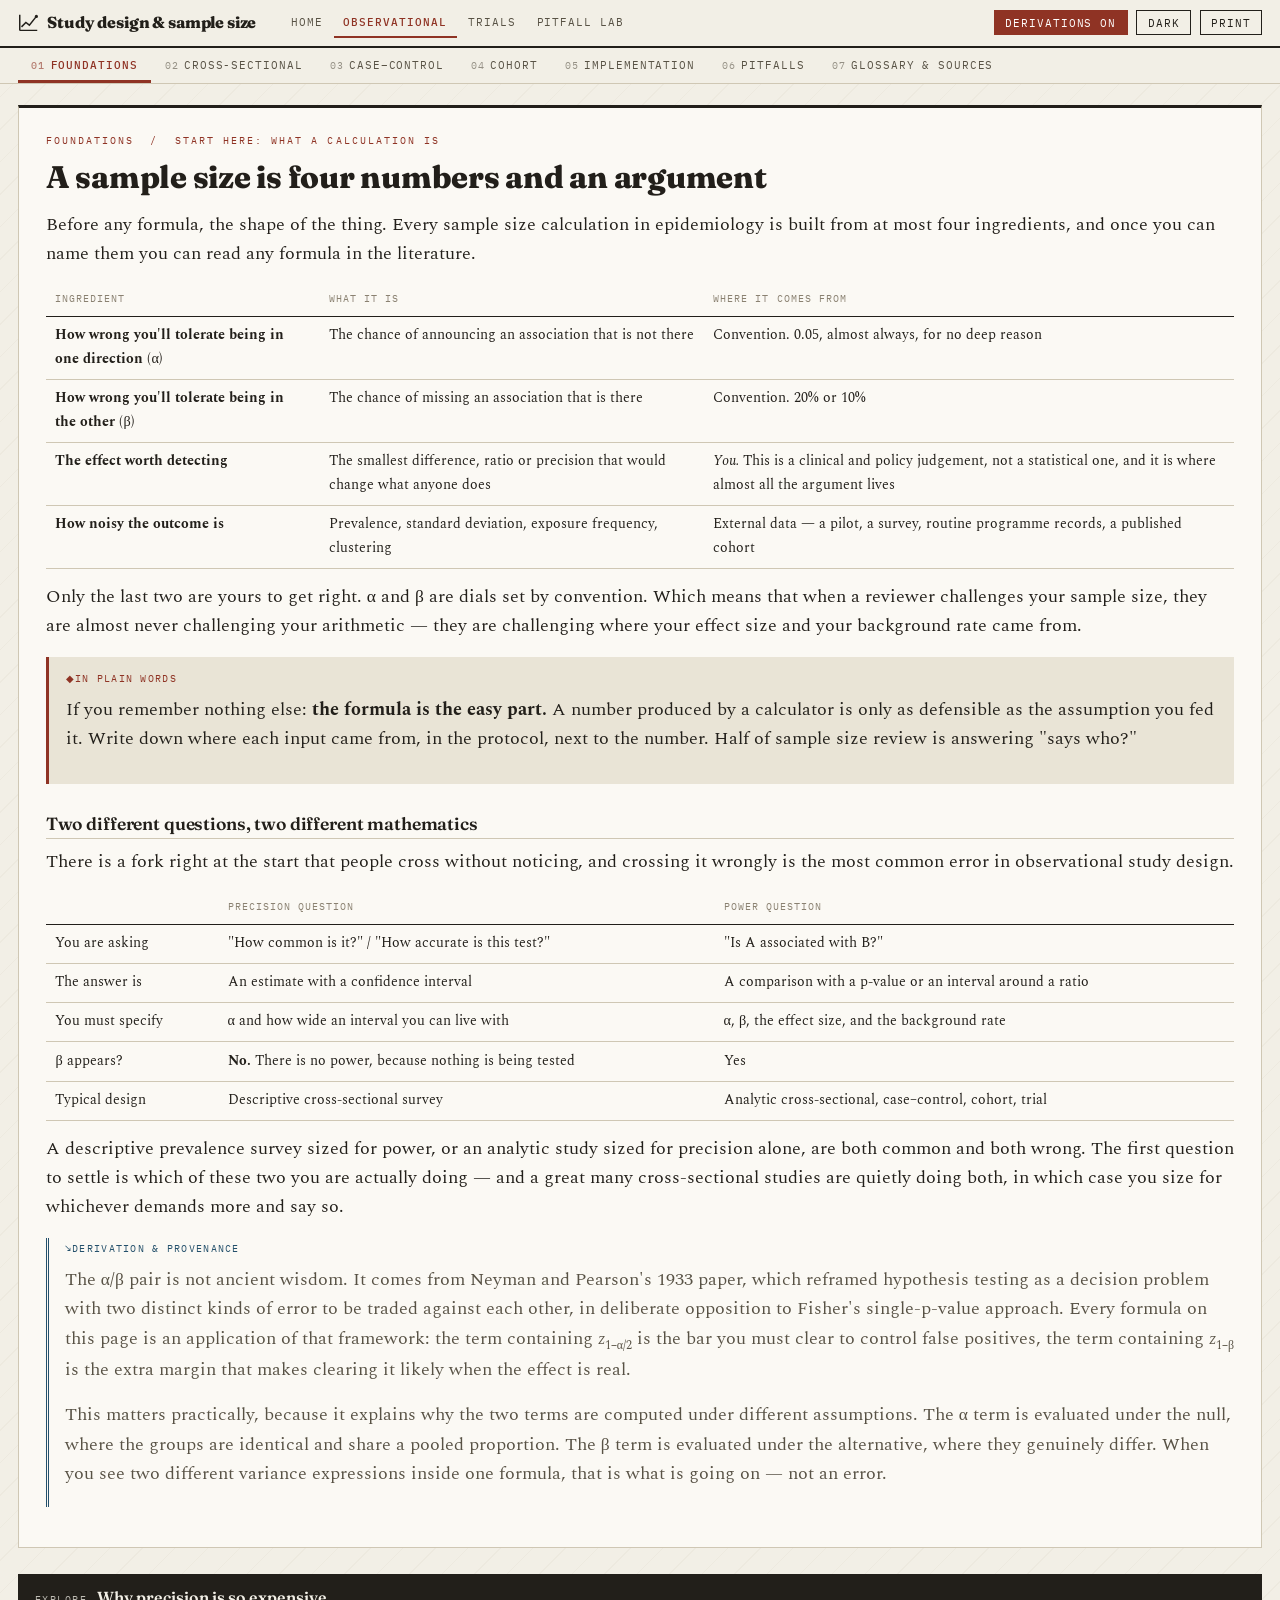
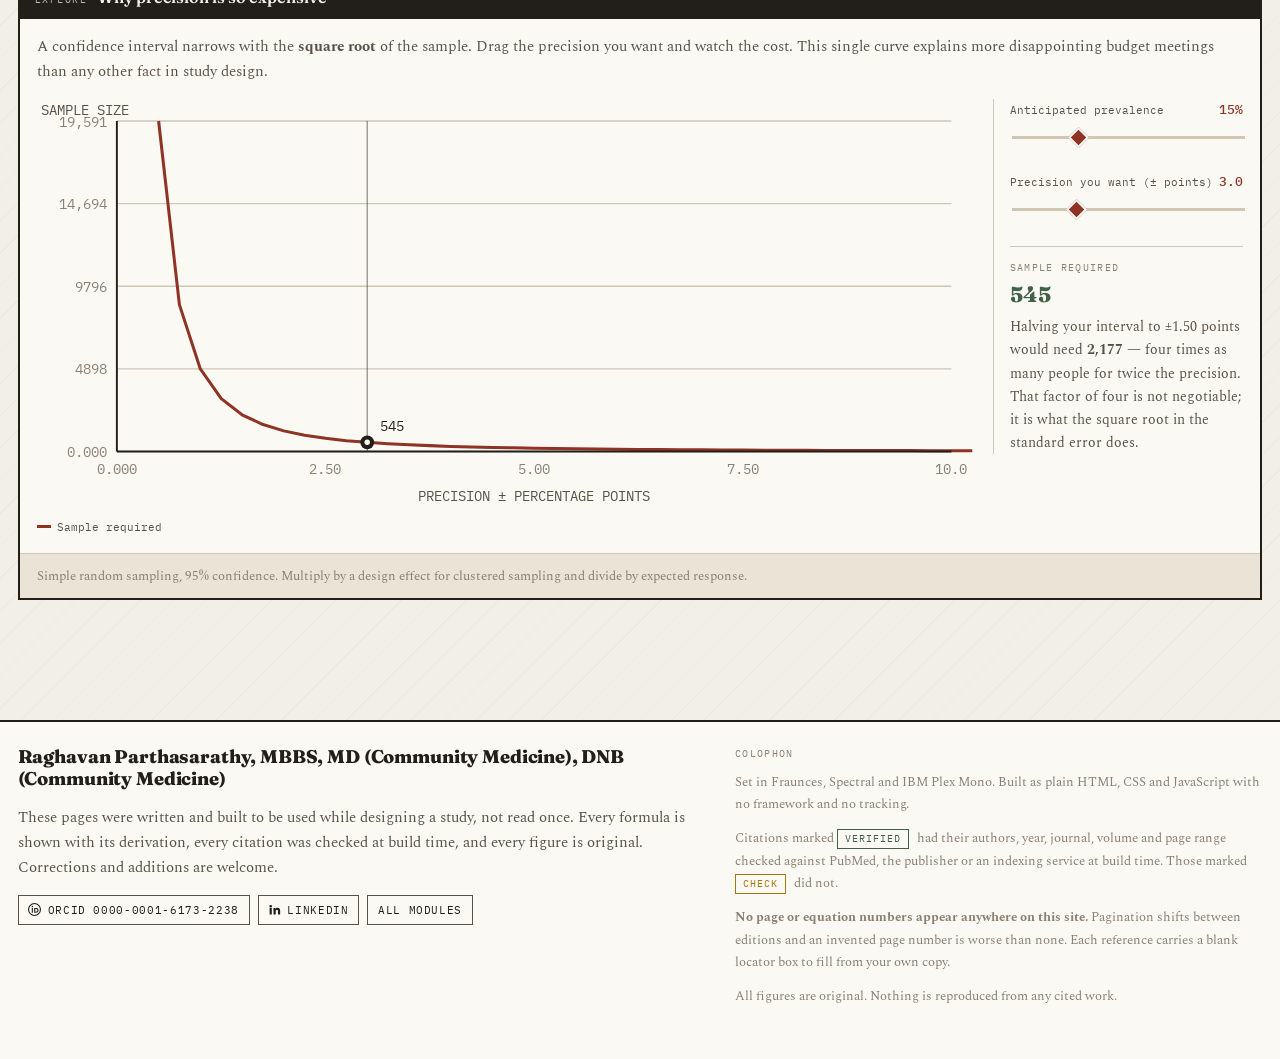
<file: observational.html>
<!DOCTYPE html>
<html lang="en">
<head>
<meta charset="utf-8">
<meta name="viewport" content="width=device-width, initial-scale=1">
<title>Observational study designs & sample size — Raghavan Parthasarathy</title>
<meta name="description" content="Cross-sectional, case-control, cohort and implementation research: design, sample size, pitfalls and interactive explorers.">
<meta name="author" content="Raghavan Parthasarathy">
<style>
@import url('https://fonts.googleapis.com/css2?family=Fraunces:opsz,wght@9..144,400;9..144,600;9..144,800&family=Spectral:ital,wght@0,300;0,400;0,600;1,400&family=IBM+Plex+Mono:wght@400;500&display=swap');
:root{
  --paper:#f2efe6; --card:#fbf9f4; --sunk:#e9e4d6; --rule:#cfc7b4;
  --ink:#221f1a; --ink2:#585245; --ink3:#8a8171;
  --ox:#8f3324; --sea:#24506b; --ochre:#a8760f; --moss:#3f6146; --plum:#5d3a63;
  --serif:'Spectral',Georgia,'Times New Roman',serif;
  --disp:'Fraunces','Spectral',Georgia,serif;
  --mono:'IBM Plex Mono',ui-monospace,Consolas,monospace;
}
html[data-theme="dark"]{
  --paper:#16150f; --card:#1d1c15; --sunk:#24221a; --rule:#3a3728;
  --ink:#ece7d8; --ink2:#a9a290; --ink3:#7d7666;
  --ox:#d97a63; --sea:#7fb2cf; --ochre:#d9ad4a; --moss:#87b593; --plum:#b795bd;
}
*{box-sizing:border-box}
html,body{overflow-x:hidden;max-width:100%}
body{margin:0;background:var(--paper);color:var(--ink);
  font-family:var(--serif);font-size:17.5px;line-height:1.68;
  background-image:repeating-linear-gradient(135deg,transparent 0 22px,color-mix(in srgb,var(--rule) 14%,transparent) 22px 23px);
  -webkit-font-smoothing:antialiased}
a{color:var(--ox);text-underline-offset:3px}
h1,h2,h3,h4{font-family:var(--disp);font-weight:600;line-height:1.18;margin:0 0 .45em;letter-spacing:-.008em}
h1{font-size:1.95rem;font-weight:800}
h2{font-size:1.35rem}
h3{font-size:1.1rem;margin-top:1.7em;padding-bottom:.2em;border-bottom:1px solid var(--rule)}
h4{font-size:.98rem;margin-top:1.3em;font-family:var(--serif);font-weight:600}
p{margin:0 0 .9em}
.kicker{font-family:var(--mono);font-size:.64rem;letter-spacing:.2em;text-transform:uppercase;color:var(--ox);display:block;margin-bottom:.6rem}

/* ---- masthead ---- */
.mast{position:sticky;top:0;z-index:60;background:var(--paper);border-bottom:2px solid var(--ink)}
.mast-in{max-width:1360px;margin:0 auto;padding:.5rem 1.1rem;display:flex;gap:.55rem;align-items:center;flex-wrap:wrap}
.logo{font-family:var(--disp);font-weight:800;font-size:1rem;letter-spacing:-.01em;display:flex;align-items:center;gap:.55rem;text-decoration:none;color:var(--ink)}
.logo .mk{width:21px;height:21px;flex:none}
.sitenav{display:flex;gap:.1rem;margin-left:1rem;margin-right:auto;flex-wrap:wrap}
.sitenav a{font-family:var(--mono);font-size:.68rem;letter-spacing:.09em;text-transform:uppercase;
  padding:.3rem .6rem;text-decoration:none;color:var(--ink2);border-bottom:2px solid transparent}
.sitenav a:hover{color:var(--ink)}
.sitenav a.here{color:var(--ox);border-bottom-color:var(--ox);font-weight:500}
.btn{background:transparent;color:var(--ink);border:1px solid var(--ink);border-radius:0;padding:.28rem .65rem;
  font-family:var(--mono);font-size:.66rem;letter-spacing:.09em;text-transform:uppercase;cursor:pointer;text-decoration:none;display:inline-block}
.btn:hover{background:var(--ink);color:var(--paper)}
.btn.on{background:var(--ox);border-color:var(--ox);color:#fff}

/* ---- tab bar ---- */
.tabbar{position:sticky;top:43px;z-index:55;background:var(--paper);border-bottom:1px solid var(--rule);overflow-x:auto}
.tabbar-in{max-width:1360px;margin:0 auto;padding:0 1.1rem;display:flex;gap:0;white-space:nowrap}
.tab{background:transparent;border:0;border-bottom:3px solid transparent;color:var(--ink2);
  padding:.65rem .85rem .5rem;font-family:var(--mono);font-size:.7rem;letter-spacing:.08em;
  text-transform:uppercase;cursor:pointer;position:relative}
.tab:hover{color:var(--ink)}
.tab.on{color:var(--ox);border-bottom-color:var(--ox);font-weight:500}
.tab .n{font-size:.62rem;opacity:.6;margin-right:.35rem}
.tabpanel{display:none}
.tabpanel.on{display:block}

.shell{max-width:1360px;margin:0 auto;padding:1.3rem 1.1rem 4rem}
section{background:var(--card);border:1px solid var(--rule);border-top:3px solid var(--ink);
  padding:1.5rem 1.7rem;margin-bottom:1.6rem;scroll-margin-top:96px}
@media(max-width:600px){section{padding:1.05rem .9rem}}

/* ---- depth layers ---- */
.deep{border-left:3px double var(--sea);padding:.2rem 0 .2rem 1rem;margin:1rem 0;color:var(--ink2)}
.deep::before{content:"\2198 Derivation & provenance";display:block;font-family:var(--mono);font-size:.62rem;
  letter-spacing:.13em;text-transform:uppercase;color:var(--sea);margin-bottom:.45rem}
body.plain .deep{display:none}
.plainbox{background:var(--sunk);border-left:3px solid var(--ox);padding:.9rem 1.05rem;margin:1rem 0}
.plainbox::before{content:"\25C6 In plain words";display:block;font-family:var(--mono);font-size:.62rem;
  letter-spacing:.13em;text-transform:uppercase;color:var(--ox);margin-bottom:.45rem}

/* ---- maths ---- */
.eq{background:var(--sunk);border-top:1px solid var(--ink);border-bottom:1px solid var(--ink);
  padding:1rem 1.1rem;margin:1rem 0;overflow-x:auto;font-size:1.05rem}
.eq .lbl{font-family:var(--mono);font-size:.61rem;letter-spacing:.13em;text-transform:uppercase;color:var(--ink3);margin-bottom:.5rem}
.m{font-style:italic;font-family:'Spectral',Georgia,serif}
.frac{display:inline-flex;flex-direction:column;vertical-align:middle;text-align:center;margin:0 .22em}
.frac>span{padding:0 .35em}
.frac>span:first-child{border-bottom:1.2px solid currentColor;padding-bottom:.1em}
.frac>span:last-child{padding-top:.1em}
.rad{border-top:1.2px solid currentColor;padding:.05em .2em 0 .1em;margin-left:-.1em}
.paren{font-size:1.35em;vertical-align:-.12em}
sub,sup{font-size:.68em}

table{width:100%;border-collapse:collapse;font-size:.89rem;display:block;overflow-x:auto;margin:.8rem 0}
@media(min-width:640px){table{display:table}}
th,td{text-align:left;padding:.45rem .6rem;border-bottom:1px solid var(--rule);vertical-align:top}
tr:first-child th{border-bottom:1.5px solid var(--ink)}
th{color:var(--ink3);font-weight:400;font-family:var(--mono);font-size:.63rem;letter-spacing:.1em;text-transform:uppercase;white-space:nowrap}
td.num{text-align:right;font-variant-numeric:tabular-nums;font-family:var(--mono);font-size:.86rem}
tr.hl td{background:color-mix(in srgb,var(--ochre) 16%,transparent)}

.note{border-left:3px solid var(--ochre);padding:.55rem .9rem;font-size:.92rem;margin:.9rem 0;color:var(--ink2)}
.note.bad{border-left-color:var(--ox)}
.note.good{border-left-color:var(--moss)}
.note b,.note strong{color:var(--ink)}
ul,ol{margin:.35rem 0 .95rem;padding-left:1.3rem}
li{margin-bottom:.38rem}
.pill{display:inline-block;font-family:var(--mono);font-size:.6rem;letter-spacing:.1em;text-transform:uppercase;
  border:1px solid var(--rule);padding:.06rem .45rem;color:var(--ink3);margin-right:.3rem;white-space:nowrap}
.pill.ok{color:var(--moss);border-color:var(--moss)}
.pill.check{color:var(--ochre);border-color:var(--ochre)}

.cs{border:1px solid var(--ink);border-left:5px solid var(--sea);padding:1.05rem 1.2rem;margin:1.2rem 0;background:var(--card)}
.cs h4{margin-top:0;font-family:var(--disp);font-size:1.02rem}
.cs .meta{font-family:var(--mono);font-size:.68rem;color:var(--ink3);margin-bottom:.6rem}

/* ---- calculators ---- */
.calc{border:1px dashed var(--ink2);padding:1rem 1.1rem;margin:1.2rem 0;background:var(--sunk)}
.calc h4{margin:0 0 .7rem;font-family:var(--mono);font-size:.7rem;letter-spacing:.13em;text-transform:uppercase;color:var(--ox)}
.row{display:grid;grid-template-columns:repeat(auto-fit,minmax(148px,1fr));gap:.5rem .9rem}
label{display:block;font-size:.75rem;color:var(--ink2);margin-bottom:.12rem;font-family:var(--mono)}
input,select{background:var(--card);border:1px solid var(--ink2);color:var(--ink);border-radius:0;
  padding:.32rem .45rem;font-family:var(--mono);font-size:.88rem;width:100%}
input:focus,select:focus{outline:2px solid var(--ox);outline-offset:-2px}
.fieldc{margin-bottom:.5rem}
.out{margin-top:.8rem;padding-top:.8rem;border-top:1px solid var(--ink2);font-size:.92rem}
.big{font-family:var(--disp);font-size:1.6rem;font-weight:800;color:var(--ox);line-height:1.15}

/* ---- explorer ---- */
.xp{border:2px solid var(--ink);margin:1.5rem 0;background:var(--card)}
.xp-head{background:var(--ink);color:var(--paper);padding:.5rem .95rem;display:flex;align-items:baseline;gap:.6rem;flex-wrap:wrap}
.xp-head .tag{font-family:var(--mono);font-size:.6rem;letter-spacing:.16em;text-transform:uppercase;opacity:.75}
.xp-head .ttl{font-family:var(--disp);font-weight:600;font-size:1rem}
.xp-body{padding:1rem 1.1rem}
.xp-blurb{font-size:.93rem;color:var(--ink2);margin-bottom:.9rem}
.xp-grid{display:grid;grid-template-columns:minmax(0,1fr) 250px;gap:1.2rem;align-items:start}
@media(max-width:820px){.xp-grid{grid-template-columns:1fr}}
.xp-ctrl{border-left:1px solid var(--rule);padding-left:1rem}
@media(max-width:820px){.xp-ctrl{border-left:0;padding-left:0;border-top:1px solid var(--rule);padding-top:.8rem}}
.sl{margin-bottom:.85rem}
.sl .lab{display:flex;justify-content:space-between;align-items:baseline;font-family:var(--mono);font-size:.7rem;color:var(--ink2);margin-bottom:.2rem}
.sl .lab b{color:var(--ox);font-size:.82rem;font-weight:500}
input[type=range]{-webkit-appearance:none;appearance:none;width:100%;height:22px;background:transparent;padding:0;border:0}
input[type=range]:focus{outline:none}
input[type=range]::-webkit-slider-runnable-track{height:3px;background:var(--rule)}
input[type=range]::-moz-range-track{height:3px;background:var(--rule)}
input[type=range]::-webkit-slider-thumb{-webkit-appearance:none;width:15px;height:15px;background:var(--ox);
  border:2px solid var(--card);margin-top:-6px;cursor:pointer;border-radius:0;transform:rotate(45deg)}
input[type=range]::-moz-range-thumb{width:13px;height:13px;background:var(--ox);border:2px solid var(--card);cursor:pointer;border-radius:0}
.xp-read{font-size:.9rem;border-top:1px solid var(--rule);margin-top:1rem;padding-top:.8rem}
.xp-read .hd{font-family:var(--mono);font-size:.62rem;letter-spacing:.13em;text-transform:uppercase;color:var(--ink3);margin-bottom:.35rem}
.xp-v{font-family:var(--disp);font-size:1.35rem;font-weight:800;line-height:1.2}
.xp-v.good{color:var(--moss)} .xp-v.warn{color:var(--ochre)} .xp-v.bad{color:var(--ox)}
.xp svg{width:100%;height:auto;display:block;background:var(--card)}
.xp-key{display:flex;gap:1rem;flex-wrap:wrap;font-family:var(--mono);font-size:.66rem;color:var(--ink2);margin-top:.4rem}
.xp-key i{display:inline-block;width:14px;height:3px;margin-right:.35rem;vertical-align:.22em}
.xp-foot{font-size:.83rem;color:var(--ink3);padding:.7rem 1.1rem;border-top:1px solid var(--rule);background:var(--sunk)}

figure{margin:1.2rem 0;padding:0}
figure svg{width:100%;height:auto;display:block;background:var(--card);border:1px solid var(--rule)}
figcaption{font-size:.8rem;color:var(--ink2);margin-top:.4rem;font-style:italic}
figcaption b{font-style:normal;font-family:var(--mono);font-size:.66rem;letter-spacing:.1em;text-transform:uppercase;color:var(--ox);font-weight:400}
svg.spark{width:100%;height:auto;max-width:640px;margin-top:.5rem;background:var(--card);border:1px solid var(--rule)}

.ref{border-bottom:1px solid var(--rule);padding:.7rem 0;font-size:.87rem}
.ref:last-of-type{border-bottom:0}
.ref .loc{display:flex;gap:.4rem;align-items:center;margin-top:.35rem;flex-wrap:wrap}
.ref .loc input{max-width:250px;font-size:.76rem;padding:.18rem .35rem}
.ref .lk{font-family:var(--mono);font-size:.68rem}
.gl{border-bottom:1px solid var(--rule);padding:.55rem 0}
.gl .sym{font-family:'Spectral',Georgia,serif;font-style:italic;font-size:1.15rem;margin-right:.55rem;color:var(--ox)}

/* ---- author / colophon ---- */
.author{border-top:2px solid var(--ink);background:var(--card);margin-top:2rem}
.author-in{max-width:1360px;margin:0 auto;padding:1.5rem 1.1rem 2.5rem;
  display:grid;grid-template-columns:minmax(0,1.3fr) minmax(0,1fr);gap:2rem}
@media(max-width:760px){.author-in{grid-template-columns:1fr;gap:1.2rem}}
.author h3{margin-top:0;border-bottom:0;font-size:1.15rem;font-family:var(--disp);font-weight:800}
.author .role{font-size:.9rem;color:var(--ink2);margin-bottom:.15rem}
.author .links{display:flex;gap:.5rem;flex-wrap:wrap;margin-top:.9rem}
.author .links a{font-family:var(--mono);font-size:.68rem;letter-spacing:.06em;text-transform:uppercase;
  border:1px solid var(--ink2);padding:.32rem .6rem;text-decoration:none;color:var(--ink);display:inline-flex;align-items:center;gap:.4rem}
.author .links a:hover{background:var(--ink);color:var(--paper);border-color:var(--ink)}
.author .links a svg{width:13px;height:13px}
.author .colo{font-size:.83rem;color:var(--ink3)}
.foot{max-width:1360px;margin:0 auto;padding:1rem 1.1rem 2.5rem;color:var(--ink3);font-size:.78rem}

/* ---- home ---- */
.hero{padding:2.6rem 0 1.6rem;border-bottom:2px solid var(--ink);margin-bottom:1.8rem}
.hero h1{font-size:2.7rem;max-width:20ch;margin-bottom:.35rem}
@media(max-width:600px){.hero h1{font-size:1.9rem}}
.hero .sub{font-size:1.12rem;color:var(--ink2);max-width:62ch}
.cards{display:grid;grid-template-columns:repeat(auto-fit,minmax(290px,1fr));gap:1.2rem;margin:1.5rem 0}
.card2{border:1px solid var(--rule);border-top:3px solid var(--ox);background:var(--card);padding:1.2rem 1.3rem;text-decoration:none;color:var(--ink);display:block}
.card2:hover{border-top-color:var(--ink);box-shadow:4px 4px 0 var(--rule)}
.card2 h3{margin-top:0;border-bottom:0;font-family:var(--disp);font-weight:800}
.card2 .cnt{font-family:var(--mono);font-size:.66rem;letter-spacing:.1em;text-transform:uppercase;color:var(--ink3);margin-top:.7rem}
.card2 ul{font-size:.9rem;color:var(--ink2);margin-bottom:0}

@media print{.mast,.tabbar,.xp-ctrl{display:none!important}.tabpanel{display:block!important}body{background-image:none}body.plain .deep{display:block}}

</style>
</head>
<body>
<div id="chrome"></div>
<div class="tabbar"><div class="tabbar-in" id="tabbar"></div></div>
<div class="shell" id="panes"></div>
<div id="author"></div>
<script>
/* ============================================================
   Shared core — statistics, tabs, explorer framework, chrome
   ============================================================ */
function pnorm(x){
  if(!isFinite(x)) return x>0?1:0;
  var z=Math.abs(x),c;
  if(z>37) c=0; else{
    var e=Math.exp(-z*z/2);
    if(z<7.07106781186547){
      var b=3.52624965998911e-2*z+0.700383064443688;
      b=b*z+6.37396220353165;b=b*z+33.912866078383;b=b*z+112.079291497871;
      b=b*z+221.213596169931;b=b*z+220.206867912376;
      var d=8.83883476483184e-2*z+1.75566716318264;
      d=d*z+16.064177579207;d=d*z+86.7807322029461;d=d*z+296.564248779674;
      d=d*z+637.333633378831;d=d*z+793.826512519948;d=d*z+440.413735824752;
      c=e*b/d;
    } else { var f=z+0.65;f=z+4/f;f=z+3/f;f=z+2/f;f=z+1/f;c=e/(f*2.506628274631); }
  }
  return x>0?1-c:c;
}
function qnorm(p){
  if(p<=0||p>=1) return p<=0?-Infinity:Infinity;
  var a=[-3.969683028665376e+01,2.209460984245205e+02,-2.759285104469687e+02,1.383577518672690e+02,-3.066479806614716e+01,2.506628277459239e+00],
      b=[-5.447609879822406e+01,1.615858368580409e+02,-1.556989798598866e+02,6.680131188771972e+01,-1.328068155288572e+01],
      c=[-7.784894002430293e-03,-3.223964580411365e-01,-2.400758277161838e+00,-2.549732539343734e+00,4.374664141464968e+00,2.938163982698783e+00],
      d=[7.784695709041462e-03,3.224671290700398e-01,2.445134137142996e+00,3.754408661907416e+00],pl=0.02425,q,r,x;
  if(p<pl){q=Math.sqrt(-2*Math.log(p));x=(((((c[0]*q+c[1])*q+c[2])*q+c[3])*q+c[4])*q+c[5])/((((d[0]*q+d[1])*q+d[2])*q+d[3])*q+1);}
  else if(p<=1-pl){q=p-0.5;r=q*q;x=(((((a[0]*r+a[1])*r+a[2])*r+a[3])*r+a[4])*r+a[5])*q/(((((b[0]*r+b[1])*r+b[2])*r+b[3])*r+b[4])*r+1);}
  else {q=Math.sqrt(-2*Math.log(1-p));x=-(((((c[0]*q+c[1])*q+c[2])*q+c[3])*q+c[4])*q+c[5])/((((d[0]*q+d[1])*q+d[2])*q+d[3])*q+1);}
  var e=pnorm(x)-p,u=e*Math.sqrt(2*Math.PI)*Math.exp(x*x/2);
  return x-u/(1+x*u/2);
}
var sq=function(x){return x*x;};
var $=function(s,r){return (r||document).querySelector(s);};
var $$=function(s,r){return Array.prototype.slice.call((r||document).querySelectorAll(s));};
var esc=function(s){return String(s).replace(/&/g,'&amp;').replace(/</g,'&lt;').replace(/>/g,'&gt;');};
var num=function(x){return Math.ceil(x-1e-9).toLocaleString();};
function val(id){var e=document.getElementById(id);return e?parseFloat(e.value):NaN;}
function wire(ids,fn){ids.forEach(function(i){var e=document.getElementById(i);if(e){e.oninput=fn;e.onchange=fn;}});fn();}
function twoProp(p1,p2,k,alpha,power,cc){
  var dlt=Math.abs(p1-p2); if(dlt<1e-12||!(p1>0&&p1<1&&p2>0&&p2<1)) return null;
  var za=qnorm(1-alpha/2), zb=qnorm(power), pb=(p2+k*p1)/(1+k);
  var n=sq(za*Math.sqrt((1+1/k)*pb*(1-pb))+zb*Math.sqrt(p2*(1-p2)+p1*(1-p1)/k))/sq(dlt);
  if(cc) n=n/4*sq(1+Math.sqrt(1+2*(1+1/k)/(n*dlt)));
  return n;
}

/* ============================================================
   Author identity — edit these four lines to update everywhere
   ============================================================ */
var AUTHOR={
  name:"Raghavan Parthasarathy",
  creds:"MBBS, MD (Community Medicine), DNB (Community Medicine)",
  roles:[],
  orcid:"0000-0001-6173-2238",
  linkedin:"https://www.linkedin.com/in/raghavan-parthasarathy-2786a9b9/"
};
function authorBlock(){
  var A=(typeof AUTHOR==='object'&&AUTHOR)?AUTHOR:{};
  var name=A.name||'', creds=A.creds||'';
  var roles=Array.isArray(A.roles)?A.roles:(A.roles?[A.roles]:[]);
  var orcid=A.orcid||'', li=A.linkedin||'';
  var liBad=/REPLACE-WITH|your-actual-handle/i.test(li);
  var links='';
  if(orcid) links+='<a href="https://orcid.org/'+orcid+'" target="_blank" rel="noopener">'+
    '<svg viewBox="0 0 24 24" fill="currentColor"><circle cx="12" cy="12" r="11" fill="none" stroke="currentColor" stroke-width="2"/><rect x="7" y="9" width="2" height="9"/><circle cx="8" cy="6.6" r="1.3"/><path d="M11.5 9h3.6a4.5 4.5 0 0 1 0 9H11.5V9zm2 2v5h1.5a2.5 2.5 0 0 0 0-5H13.5z"/></svg>'+
    'ORCID '+esc(orcid)+'</a>';
  if(li) links+='<a href="'+li+'" target="_blank" rel="noopener"'+
    (liBad?' style="border-style:dashed;opacity:.75" title="Replace the placeholder handle in assets/core.js"':'')+'>'+
    '<svg viewBox="0 0 24 24" fill="currentColor"><path d="M4.98 3.5a2.5 2.5 0 1 1 0 5 2.5 2.5 0 0 1 0-5zM3 9h4v12H3zM10 9h3.8v1.7h.05c.53-.95 1.83-1.95 3.77-1.95 4.03 0 4.78 2.5 4.78 5.76V21h-4v-5.6c0-1.33-.03-3.05-1.9-3.05-1.9 0-2.2 1.45-2.2 2.95V21h-4z"/></svg>'+
    'LinkedIn'+(liBad?' (set URL)':'')+'</a>';
  links+='<a href="index.html">All modules</a>';
  return '<div class="author"><div class="author-in">'+
   '<div><h3>'+esc(name)+(creds?', '+esc(creds):'')+'</h3>'+
   roles.map(function(r){return '<div class="role">'+esc(r)+'</div>';}).join('')+
   '<p style="margin-top:.8rem;font-size:.92rem;color:var(--ink2)">These pages were written and built to be used while designing a study, not read once. '+
   'Every formula is shown with its derivation, every citation was checked at build time, and every figure is original. '+
   'Corrections and additions are welcome.</p>'+
   '<div class="links">'+links+'</div></div>'+
   '<div class="colo"><div style="font-family:var(--mono);font-size:.62rem;letter-spacing:.13em;text-transform:uppercase;color:var(--ink3);margin-bottom:.5rem">Colophon</div>'+
   '<p>Set in Fraunces, Spectral and IBM Plex Mono. Built as plain HTML, CSS and JavaScript with no framework and no tracking.</p>'+
   '<p>Citations marked <span class="pill ok">verified</span> had their authors, year, journal, volume and page range checked against PubMed, the publisher or an indexing service at build time. Those marked <span class="pill check">check</span> did not.</p>'+
   '<p><b>No page or equation numbers appear anywhere on this site.</b> Pagination shifts between editions and an invented page number is worse than none. Each reference carries a blank locator box to fill from your own copy.</p>'+
   '<p>All figures are original. Nothing is reproduced from any cited work.</p></div>'+
   '</div></div>';
}

/* ============================================================
   Chrome: masthead, theme, depth toggle
   ============================================================ */
function chrome(page){
  var nav=[['index.html','Home','home'],['observational.html','Observational','obs'],
           ['trials.html','Trials','tri'],['toolkit.html','Pitfall lab','lab']];
  return '<div class="mast"><div class="mast-in">'+
   '<a class="logo" href="index.html">'+
   '<svg class="mk" viewBox="0 0 24 24" fill="none" stroke="currentColor" stroke-width="1.7"><path d="M2 21 L2 3 M2 21 L22 21"/><path d="M4 17 L9 12 L13 15 L21 5" stroke="currentColor"/><circle cx="21" cy="5" r="1.8" fill="currentColor" stroke="none"/></svg>'+
   'Study design &amp; sample size</a>'+
   '<nav class="sitenav">'+nav.map(function(n){
      return '<a href="'+n[0]+'"'+(n[2]===page?' class="here"':'')+'>'+n[1]+'</a>';}).join('')+'</nav>'+
   '<button class="btn on" id="depthBtn">Derivations on</button>'+
   '<button class="btn" id="themeBtn">Dark</button>'+
   '<button class="btn" onclick="window.print()">Print</button>'+
   '</div></div>';
}
function initChrome(){
  var t=$('#themeBtn'); if(t) t.onclick=function(){
    var m=document.documentElement.getAttribute('data-theme')==='dark'?'light':'dark';
    document.documentElement.setAttribute('data-theme',m);
    try{localStorage.setItem('sds-theme',m);}catch(e){}
    this.textContent=m==='dark'?'Light':'Dark';
    XP.redrawAll();
  };
  var d=$('#depthBtn'); if(d) d.onclick=function(){
    var plain=document.body.classList.toggle('plain');
    this.textContent=plain?'Derivations off':'Derivations on';
    this.classList.toggle('on',!plain);
  };
  try{ var saved=localStorage.getItem('sds-theme');
    if(saved==='dark'){document.documentElement.setAttribute('data-theme','dark'); if(t) t.textContent='Light';}
  }catch(e){}
}

/* ============================================================
   Tabs
   ============================================================ */
function buildTabs(TABS, SECTIONS, EXPLORERS){
  var byId={}; SECTIONS.forEach(function(s){byId[s.id]=s;});
  var bar='', panes='';
  TABS.forEach(function(t,i){
    bar+='<button class="tab'+(i===0?' on':'')+'" data-t="'+t.key+'"><span class="n">'+
         String(i+1).padStart(2,'0')+'</span>'+esc(t.label)+'</button>';
    var inner='';
    t.sections.forEach(function(sid){
      var s=byId[sid]; if(!s) return;
      inner+='<section id="'+s.id+'"><span class="kicker">'+esc(t.label)+' &nbsp;/&nbsp; '+esc(s.nav)+'</span><h1>'+s.title+'</h1>'+s.html+'</section>';
    });
    (EXPLORERS||[]).filter(function(x){return x.tab===t.key;}).forEach(function(x){
      inner+='<div class="xp" id="xp-'+x.id+'"></div>';
    });
    panes+='<div class="tabpanel'+(i===0?' on':'')+'" data-t="'+t.key+'">'+inner+'</div>';
  });
  $('#tabbar').innerHTML=bar;
  $('#panes').innerHTML=panes;
  $$('.tab').forEach(function(b){
    b.onclick=function(){
      $$('.tab').forEach(function(x){x.classList.toggle('on',x===b);});
      $$('.tabpanel').forEach(function(p){p.classList.toggle('on',p.dataset.t===b.dataset.t);});
      history.replaceState(null,'','#'+b.dataset.t);
      window.scrollTo({top:0,behavior:'instant'});
      XP.redrawAll();
    };
  });
  var h=(location.hash||'').replace('#','');
  if(h){
    var hit=$$('.tab').filter(function(b){return b.dataset.t===h;})[0];
    if(hit) hit.click();
    else { var sec=document.getElementById(h);
      if(sec){ var pane=sec.closest('.tabpanel');
        if(pane){ var tb=$$('.tab').filter(function(b){return b.dataset.t===pane.dataset.t;})[0];
          if(tb){tb.click(); setTimeout(function(){sec.scrollIntoView();},60);} } } }
  }
}

/* ============================================================
   Explorer framework — sliders driving a live SVG plot
   ============================================================ */
var XP=(function(){
  var reg=[];
  function css(v){ return getComputedStyle(document.documentElement).getPropertyValue(v).trim()||'#888'; }
  function fmtNum(x){
    if(!isFinite(x)) return '—';
    var a=Math.abs(x);
    if(a>=10000) return Math.round(x).toLocaleString();
    if(a>=100) return x.toFixed(0);
    if(a>=10) return x.toFixed(1);
    if(a>=1) return x.toFixed(2);
    return x.toFixed(3);
  }
  function plot(spec,res){
    var narrow=(window.innerWidth||900)<760;
    var W=narrow?430:680, H=narrow?250:300, L=narrow?46:58, R=narrow?10:16, T=16, B=narrow?40:44;
    var FS=narrow?12.5:10, FL=narrow?13:10.5;
    var xs=[],ys=[];
    res.series.forEach(function(s){ s.pts.forEach(function(p){xs.push(p[0]);ys.push(p[1]);}); });
    if(!xs.length) return '<div class="note bad">No plottable values at these settings.</div>';
    var x0=(res.xMin!==undefined)?res.xMin:Math.min.apply(null,xs);
    var x1=(res.xMax!==undefined)?res.xMax:Math.max.apply(null,xs);
    var y0=(res.yMin!==undefined)?res.yMin:Math.min.apply(null,ys);
    var y1=(res.yMax!==undefined)?res.yMax:Math.max.apply(null,ys);
    if(y1<=y0) y1=y0+1;
    if(x1<=x0) x1=x0+1;
    var SX=function(x){return L+(x-x0)/(x1-x0)*(W-L-R);};
    var SY=function(y){return H-B-(y-y0)/(y1-y0)*(H-B-T);};
    var s='<svg viewBox="0 0 '+W+' '+H+'" xmlns="http://www.w3.org/2000/svg" role="img">';
    /* gridlines */
    for(var g=0;g<=4;g++){
      var yv=y0+(y1-y0)*g/4, xv=x0+(x1-x0)*g/4;
      s+='<line x1="'+L+'" y1="'+SY(yv).toFixed(1)+'" x2="'+(W-R)+'" y2="'+SY(yv).toFixed(1)+'" stroke="'+css('--rule')+'" stroke-width="1"/>';
      s+='<text x="'+(L-7)+'" y="'+(SY(yv)+4).toFixed(1)+'" text-anchor="end" font-size="'+FS+'" fill="'+css('--ink3')+'" font-family="IBM Plex Mono,monospace">'+(res.yFmt?res.yFmt(yv):fmtNum(yv))+'</text>';
      s+='<text x="'+SX(xv).toFixed(1)+'" y="'+(H-B+16)+'" text-anchor="middle" font-size="'+FS+'" fill="'+css('--ink3')+'" font-family="IBM Plex Mono,monospace">'+(res.xFmt?res.xFmt(xv):fmtNum(xv))+'</text>';
    }
    /* reference bands / lines */
    (res.rules||[]).forEach(function(r){
      if(r.y!==undefined && r.y>=y0 && r.y<=y1)
        s+='<line x1="'+L+'" y1="'+SY(r.y).toFixed(1)+'" x2="'+(W-R)+'" y2="'+SY(r.y).toFixed(1)+'" stroke="'+css(r.color||'--ink3')+'" stroke-width="1.4" stroke-dasharray="5 4"/>'+
           '<text x="'+(W-R-4)+'" y="'+(SY(r.y)-5).toFixed(1)+'" text-anchor="end" font-size="'+FS+'" fill="'+css(r.color||'--ink3')+'" font-family="IBM Plex Mono,monospace">'+esc(r.lab||'')+'</text>';
      if(r.x!==undefined && r.x>=x0 && r.x<=x1)
        s+='<line x1="'+SX(r.x).toFixed(1)+'" y1="'+T+'" x2="'+SX(r.x).toFixed(1)+'" y2="'+(H-B)+'" stroke="'+css(r.color||'--ink3')+'" stroke-width="1.4" stroke-dasharray="5 4"/>';
    });
    /* series */
    res.series.forEach(function(ser){
      var d=ser.pts.filter(function(p){return isFinite(p[1]);})
        .map(function(p,i){return (i?'L':'M')+SX(p[0]).toFixed(1)+','+Math.max(T-30,Math.min(H-B+30,SY(p[1]))).toFixed(1);}).join(' ');
      s+='<path d="'+d+'" fill="none" stroke="'+css(ser.color||'--ox')+'" stroke-width="'+(ser.w||2.2)+'"'+
         (ser.dash?' stroke-dasharray="6 4"':'')+' stroke-linejoin="round"/>';
    });
    /* current-value marker */
    (res.marks||[]).forEach(function(mk){
      if(mk.x<x0||mk.x>x1) return;
      var cy=Math.max(T,Math.min(H-B,SY(mk.y)));
      s+='<line x1="'+SX(mk.x).toFixed(1)+'" y1="'+T+'" x2="'+SX(mk.x).toFixed(1)+'" y2="'+(H-B)+'" stroke="'+css('--ink')+'" stroke-width="1" opacity="0.45"/>'+
         '<circle cx="'+SX(mk.x).toFixed(1)+'" cy="'+cy.toFixed(1)+'" r="5" fill="'+css('--ink')+'"/>'+
         '<circle cx="'+SX(mk.x).toFixed(1)+'" cy="'+cy.toFixed(1)+'" r="2" fill="'+css('--card')+'"/>';
      if(mk.lab) s+='<text x="'+(SX(mk.x)+9).toFixed(1)+'" y="'+(cy-8).toFixed(1)+'" font-size="'+FL+'" fill="'+css('--ink')+'" font-family="IBM Plex Mono,monospace">'+esc(mk.lab)+'</text>';
    });
    s+='<line x1="'+L+'" y1="'+(H-B)+'" x2="'+(W-R)+'" y2="'+(H-B)+'" stroke="'+css('--ink')+'" stroke-width="1.4"/>';
    s+='<line x1="'+L+'" y1="'+T+'" x2="'+L+'" y2="'+(H-B)+'" stroke="'+css('--ink')+'" stroke-width="1.4"/>';
    s+='<text x="'+((L+W-R)/2)+'" y="'+(H-8)+'" text-anchor="middle" font-size="'+FL+'" fill="'+css('--ink2')+'" font-family="IBM Plex Mono,monospace">'+esc(res.xLab||'')+'</text>';
    s+='<text x="3" y="'+(FL+1)+'" font-size="'+FL+'" fill="'+css('--ink2')+'" font-family="IBM Plex Mono,monospace">'+esc(res.yLab||'')+'</text>';
    s+='</svg>';
    var key=res.series.filter(function(x){return x.name;}).map(function(x){
      return '<span><i style="background:'+css(x.color||'--ox')+'"></i>'+esc(x.name)+'</span>';}).join('');
    return s+(key?'<div class="xp-key">'+key+'</div>':'');
  }
  function render(spec){
    var host=document.getElementById('xp-'+spec.id); if(!host) return;
    var v={}; spec.sliders.forEach(function(s){v[s.k]=(spec._v&&spec._v[s.k]!==undefined)?spec._v[s.k]:s.def;});
    spec._v=v;
    var ctrl=spec.sliders.map(function(s){
      return '<div class="sl"><div class="lab"><span>'+esc(s.lab)+'</span><b id="lv-'+spec.id+'-'+s.k+'">'+
        (s.fmt?s.fmt(v[s.k]):v[s.k])+'</b></div>'+
        '<input type="range" id="sl-'+spec.id+'-'+s.k+'" min="'+s.min+'" max="'+s.max+'" step="'+s.step+'" value="'+v[s.k]+'"></div>';
    }).join('');
    host.innerHTML='<div class="xp-head"><span class="tag">Explore</span><span class="ttl">'+esc(spec.title)+'</span></div>'+
      '<div class="xp-body"><div class="xp-blurb">'+spec.blurb+'</div>'+
      '<div class="xp-grid"><div id="pl-'+spec.id+'"></div>'+
      '<div class="xp-ctrl">'+ctrl+'<div class="xp-read" id="rd-'+spec.id+'"></div></div></div></div>'+
      (spec.foot?'<div class="xp-foot">'+spec.foot+'</div>':'');
    spec.sliders.forEach(function(s){
      var el=document.getElementById('sl-'+spec.id+'-'+s.k);
      el.oninput=function(){
        spec._v[s.k]=parseFloat(el.value);
        document.getElementById('lv-'+spec.id+'-'+s.k).textContent=s.fmt?s.fmt(spec._v[s.k]):spec._v[s.k];
        draw(spec);
      };
    });
    draw(spec);
  }
  function draw(spec){
    var res;
    try{ res=spec.compute(spec._v); }catch(e){ res=null; }
    var pl=document.getElementById('pl-'+spec.id), rd=document.getElementById('rd-'+spec.id);
    if(!pl) return;
    if(!res||res.error){
      var msg=(res&&res.error)?res.error:'Those settings are outside the range this model can represent.';
      pl.innerHTML='<div class="note bad" style="margin:0">'+msg+'</div>';
      if(rd) rd.innerHTML='<div class="hd">Not computable</div><div class="xp-v warn">\u2014</div>'+
        '<div style="margin-top:.45rem;color:var(--ink2);font-size:.86rem">Move a slider back into a feasible range.</div>';
      return;
    }
    pl.innerHTML=plot(spec,res);
    if(rd) rd.innerHTML='<div class="hd">'+esc(res.readHead||'At these settings')+'</div>'+
      '<div class="xp-v '+(res.verdict||'')+'">'+res.readValue+'</div>'+
      '<div style="margin-top:.45rem;color:var(--ink2);font-size:.86rem">'+res.readNote+'</div>';
  }
  var rz=null;
  window.addEventListener('resize',function(){
    clearTimeout(rz);
    rz=setTimeout(function(){ reg.forEach(function(sp){ if(document.getElementById('pl-'+sp.id)) draw(sp); }); },220);
  });
  return {
    add:function(spec){reg.push(spec);},
    renderAll:function(){reg.forEach(render);},
    redrawAll:function(){reg.forEach(function(s){ if(document.getElementById('pl-'+s.id)) draw(s); });},
    list:function(){return reg;}
  };
})();

/* ============================================================
   References renderer (shared)
   ============================================================ */
function renderRefs(REFS, order, heads, hostSel, btnSel){
  var LOC={}, host=$(hostSel); if(!host) return;
  var h='';
  order.forEach(function(k){
    var r=REFS[k]; if(!r) return;
    if(heads[k]) h+='<h3>'+heads[k]+'</h3>';
    h+='<div class="ref"><span class="pill '+(r.checked?'ok">verified':'check">check')+'</span>'+
       '<b>'+esc(r.a)+'</b> ('+r.y+'). '+esc(r.t)+'. <em>'+esc(r.s)+'</em>.'+
       '<div style="color:var(--ink2);font-size:.87rem;margin-top:.3rem">'+esc(r.why)+'</div>'+
       '<div class="loc"><label style="margin:0;font-size:.72rem">Locator</label><input data-ref="'+k+'" placeholder="e.g. p. 27, eqn 4.3">'+
       (r.link?'<a class="lk" href="'+r.link+'" target="_blank" rel="noopener">source &#8599;</a>':'')+'</div></div>';
  });
  host.innerHTML=h;
  $$(hostSel+' input[data-ref]').forEach(function(i){i.oninput=function(){LOC[i.dataset.ref]=i.value;};});
  var btn=$(btnSel); if(btn) btn.onclick=function(){
    var out=order.map(function(k,i){var r=REFS[k];return r?((i+1)+'. '+r.a+'. '+r.t+'. '+r.s+'.'+(LOC[k]?' '+LOC[k]+'.':'')):'';}).filter(Boolean).join('\n');
    if(navigator.clipboard) navigator.clipboard.writeText(out);
    else{var ta=document.createElement('textarea');ta.value=out;document.body.appendChild(ta);ta.select();document.execCommand('copy');ta.remove();}
    this.textContent='Copied'; var b=this; setTimeout(function(){b.textContent='Copy the reference list';},1600);
  };
}

</script>
<script>
/* ============================================================
   PITFALL EXPLORERS
   Each one takes a single pitfall and lets you drag it until you
   can see what it does to the answer.
   ============================================================ */
var pct=function(x){return (x*100).toFixed(0)+'%';};
var pct1=function(x){return (x*100).toFixed(1)+'%';};
var f2=function(x){return x.toFixed(2);};
var f1=function(x){return x.toFixed(1);};
var f0=function(x){return String(Math.round(x));};
var EXPLORERS=[];

/* ---------- 1. Precision buys badly (foundations) ---------- */
EXPLORERS.push({id:'precision',tab:'found',
 title:'Why precision is so expensive',
 blurb:'A confidence interval narrows with the <b>square root</b> of the sample. Drag the precision you want and watch the cost. This single curve explains more disappointing budget meetings than any other fact in study design.',
 sliders:[
  {k:'p',lab:'Anticipated prevalence',min:0.02,max:0.5,step:0.01,def:0.15,fmt:pct},
  {k:'d',lab:'Precision you want (± points)',min:0.005,max:0.10,step:0.005,def:0.03,fmt:function(x){return (x*100).toFixed(1);}}
 ],
 compute:function(v){
  var z=qnorm(0.975), pts=[];
  for(var d=0.005;d<=0.105;d+=0.0025) pts.push([d*100, sq(z)*v.p*(1-v.p)/sq(d)]);
  var n=sq(z)*v.p*(1-v.p)/sq(v.d);
  var half=sq(z)*v.p*(1-v.p)/sq(v.d/2);
  return {series:[{name:'Sample required',pts:pts,color:'--ox'}],
   xLab:'PRECISION ± PERCENTAGE POINTS', yLab:'SAMPLE SIZE', xMin:0, xMax:10, yMin:0,
   marks:[{x:v.d*100,y:n,lab:Math.ceil(n).toLocaleString()}],
   readHead:'Sample required', readValue:Math.ceil(n).toLocaleString(),
   verdict:n>3000?'bad':(n>800?'warn':'good'),
   readNote:'Halving your interval to ±'+((v.d/2)*100).toFixed(2)+' points would need <b>'+Math.ceil(half).toLocaleString()+
     '</b> — four times as many people for twice the precision. That factor of four is not negotiable; it is what the square root in the standard error does.'};
 },
 foot:'Simple random sampling, 95% confidence. Multiply by a design effect for clustered sampling and divide by expected response.'});

/* ---------- 2. Odds ratio vs risk ratio ---------- */
EXPLORERS.push({id:'orrr',tab:'cc',
 title:'When the odds ratio stops approximating the risk ratio',
 blurb:'Cornfield\'s approximation holds when the outcome is rare. Drag the baseline risk to the right and watch the two measures separate. Every point where the coloured curve sits above the dashed line is an overstatement waiting to be quoted as a risk ratio.',
 sliders:[{k:'or',lab:'Odds ratio you would report',min:1.1,max:6,step:0.1,def:3,fmt:f1}],
 compute:function(v){
  var rr=[],flat=[],p;
  for(p=0.002;p<=0.6;p+=0.004){ rr.push([p*100, v.or/((1-p)+p*v.or)]); flat.push([p*100, v.or]); }
  var mkp=0.30, mk=v.or/((1-mkp)+mkp*v.or);
  return {series:[
    {name:'Odds ratio (what you report)',pts:flat,color:'--ink3',dash:true,w:1.6},
    {name:'True risk ratio',pts:rr,color:'--ox'}],
   xLab:'BASELINE RISK IN THE UNEXPOSED (%)', yLab:'RATIO', xMin:0,xMax:60,yMin:1,
   rules:[{y:1,lab:'no effect',color:'--ink3'}],
   marks:[{x:mkp*100,y:mk,lab:'RR '+mk.toFixed(2)}],
   readHead:'At 30% baseline risk',
   readValue:'RR '+mk.toFixed(2),
   verdict:(v.or-mk)/mk>0.35?'bad':((v.or-mk)/mk>0.15?'warn':'good'),
   readNote:'An odds ratio of '+v.or.toFixed(1)+' corresponds to a risk ratio of '+mk.toFixed(2)+
     ' — an overstatement of <b>'+Math.round((v.or-mk)/mk*100)+'%</b> if read as a risk ratio. At a 1% baseline the same odds ratio means RR '+
     (v.or/(0.99+0.01*v.or)).toFixed(2)+', which is why the approximation was safe for the rare cancers case–control studies were invented for.'};
 },
 foot:'Conversion: RR = OR / [(1 − p₀) + p₀·OR]. Density and case-base control sampling avoid this problem entirely by estimating the rate ratio or risk ratio directly.'});

/* ---------- 3. Exposure misclassification ---------- */
EXPLORERS.push({id:'misclass',tab:'cc',
 title:'Misclassified exposure drags every effect towards the null',
 blurb:'Self-reported exposure is never perfectly measured. If the errors are the same in cases and controls, the observed odds ratio is <b>always</b> pulled towards 1 — never away. Drag sensitivity and specificity and watch a real effect disappear.',
 sliders:[
  {k:'or',lab:'True odds ratio',min:1.2,max:5,step:0.1,def:2.5,fmt:f1},
  {k:'p0',lab:'True exposure among controls',min:0.02,max:0.6,step:0.01,def:0.20,fmt:pct},
  {k:'sp',lab:'Specificity of measurement',min:0.70,max:1,step:0.01,def:0.95,fmt:pct}
 ],
 compute:function(v){
  function obs(se,sp){
    var p1=v.or*v.p0/(1+v.p0*(v.or-1));
    var a=p1*se+(1-p1)*(1-sp), b=v.p0*se+(1-v.p0)*(1-sp);
    if(a<=0||a>=1||b<=0||b>=1) return NaN;
    return (a/(1-a))/(b/(1-b));
  }
  var s1=[],s2=[],s3=[];
  for(var se=0.55;se<=1.0001;se+=0.01){
    s1.push([se*100, obs(se,v.sp)]);
    s2.push([se*100, obs(se,1)]);
    s3.push([se*100, obs(se,0.85)]);
  }
  var cur=obs(0.80,v.sp);
  if(!isFinite(cur)) return null;
  var lost=(v.or-cur)/(v.or-1);
  var nTrue=twoProp(v.p0, v.or*v.p0/(1+v.p0*(v.or-1)),1,0.05,0.8,true);
  var p1o=0.80*(v.or*v.p0/(1+v.p0*(v.or-1)))+(1-(v.or*v.p0/(1+v.p0*(v.or-1))))*(1-v.sp);
  var p0o=0.80*v.p0+(1-v.p0)*(1-v.sp);
  var nObs=twoProp(p0o,p1o,1,0.05,0.8,true);
  return {series:[
    {name:'Perfect specificity (100%)',pts:s2,color:'--moss',w:1.7},
    {name:'Your specificity',pts:s1,color:'--ox'},
    {name:'Specificity 85%',pts:s3,color:'--sea',w:1.7,dash:true}],
   xLab:'SENSITIVITY OF EXPOSURE MEASUREMENT (%)', yLab:'OBSERVED ODDS RATIO',
   xMin:55,xMax:100,yMin:1,yMax:Math.max(v.or*1.05,1.5),
   rules:[{y:v.or,lab:'true OR '+v.or.toFixed(1),color:'--ink3'},{y:1,lab:'null',color:'--ink3'}],
   marks:[{x:80,y:cur,lab:cur.toFixed(2)}],
   readHead:'At 80% sensitivity',
   readValue:'OR '+cur.toFixed(2),
   verdict:lost>0.4?'bad':(lost>0.2?'warn':'good'),
   readNote:'You would observe <b>'+cur.toFixed(2)+'</b> instead of '+v.or.toFixed(1)+' — losing <b>'+
     Math.round(lost*100)+'%</b> of the effect. Sizing for the true value would need about '+
     (nTrue?Math.ceil(nTrue).toLocaleString():'—')+' cases; detecting what you will actually see needs about <b>'+
     (nObs&&isFinite(nObs)?Math.ceil(nObs).toLocaleString():'—')+'</b>.'};
 },
 foot:'Non-differential misclassification only — errors identical in cases and controls. Notice that the green line (perfect specificity) stays much closer to the truth: when exposure is uncommon, <b>specificity matters more than sensitivity</b>, because false positives are drawn from a much larger pool. Differential misclassification, where cases recall differently, can bias in either direction and is not shown here.'});

/* ---------- 4. Matching costs sample size ---------- */
EXPLORERS.push({id:'matching',tab:'cc',
 title:'Matching does not save sample size — it costs it',
 blurb:'A matched analysis discards every pair where case and control had the same exposure. The better your matching works on something related to the exposure, the fewer informative pairs survive. Drag φ and watch the study grow.',
 sliders:[
  {k:'p0',lab:'Exposure among controls',min:0.05,max:0.50,step:0.01,def:0.20,fmt:pct},
  {k:'or',lab:'Odds ratio to detect',min:1.3,max:3.5,step:0.1,def:2,fmt:f1}
 ],
 compute:function(v){
  function cells(p0,psi,phi){
    function cel(x){var p01=p0-x,p10=psi*p01,p1=x+p10,p00=1-x-p10-p01;return{p11:x,p10:p10,p01:p01,p00:p00,p1:p1};}
    function corr(x){var c=cel(x); if(!(c.p1>0&&c.p1<1))return NaN;
      return (c.p11-c.p1*p0)/Math.sqrt(c.p1*(1-c.p1)*p0*(1-p0));}
    var lo=1e-9,hi=p0-1e-9,st=p0/600;
    for(var i=0;i<600&&hi>lo;i++){var c=cel(hi); if(c.p00>=0&&c.p1>0&&c.p1<1&&!isNaN(corr(hi)))break; hi-=st;}
    for(var i2=0;i2<600&&lo<hi;i2++){var c2=cel(lo); if(c2.p00>=0&&c2.p1>0&&c2.p1<1&&!isNaN(corr(lo)))break; lo+=st;}
    if(hi<=lo) return null;
    var clo=corr(lo), chi=corr(hi);
    if(isNaN(clo)||isNaN(chi)) return null;
    if(phi<clo-1e-6||phi>chi+1e-6) return null;
    for(var j=0;j<120;j++){var m=(lo+hi)/2; if(corr(m)<phi) lo=m; else hi=m;}
    return cel((lo+hi)/2);
  }
  function pairs(phi){
    var c=cells(v.p0,v.or,phi); if(!c) return NaN;
    var pd=c.p10+c.p01, dd=c.p10-c.p01;
    if(Math.abs(dd)<1e-12||pd-sq(dd)<0) return NaN;
    return sq(qnorm(0.975)*Math.sqrt(pd)+qnorm(0.8)*Math.sqrt(pd-sq(dd)))/sq(dd);
  }
  var np=[],inf=[];
  for(var phi=0;phi<=0.75;phi+=0.02){ var n=pairs(phi); if(isFinite(n)){ np.push([phi,n]); var c=cells(v.p0,v.or,phi); inf.push([phi,(c.p10+c.p01)*100]); } }
  if(!np.length) return {error:'With '+pct(v.p0)+' exposure among controls and an odds ratio of '+v.or.toFixed(1)+
    ', the implied exposure prevalence among cases exceeds 100%. That combination cannot occur. Lower one of the two sliders.'};
  var base=pairs(0), cur=pairs(0.2);
  if(!isFinite(base)||!isFinite(cur)) return {error:'No feasible matched design at this combination of exposure prevalence and odds ratio.'};
  var unm=twoProp(v.p0, v.or*v.p0/(1+v.p0*(v.or-1)),1,0.05,0.8,true);
  return {series:[{name:'Matched pairs required',pts:np,color:'--ox'}],
   xLab:'φ — EXPOSURE CORRELATION BETWEEN CASE AND ITS MATCHED CONTROL', yLab:'PAIRS REQUIRED',
   xMin:0,xMax:0.75,yMin:0,
   rules:[{y:unm,lab:'unmatched: '+Math.ceil(unm)+' cases',color:'--sea'}],
   marks:[{x:0.2,y:cur,lab:Math.ceil(cur).toLocaleString()}],
   xFmt:function(x){return x.toFixed(2);},
   readHead:'At φ = 0.2 (Dupont\'s default)',
   readValue:Math.ceil(cur).toLocaleString()+' pairs',
   verdict:cur/base>1.5?'bad':(cur/base>1.15?'warn':'good'),
   readNote:'At φ = 0 matching costs nothing and you would need '+Math.ceil(base)+' pairs. At φ = 0.2 you need <b>'+
     Math.ceil(cur)+'</b> — '+Math.round((cur/base-1)*100)+'% more. Match on something closely tied to the exposure and φ climbs well past 0.4, where the trial has roughly doubled.'};
 },
 foot:'Dupont\'s parameterisation with the conditional odds ratio held fixed; Connor\'s formula for McNemar\'s test. Match because you need confounding controlled and cannot get at it another way — then pay for it knowingly. Never match on anything the exposure could plausibly cause.'});

/* ---------- 5. Sparse cells ---------- */
EXPLORERS.push({id:'sparse',tab:'cc',
 title:'Your confidence interval is hostage to the smallest cell',
 blurb:'Woolf showed the variance of the log odds ratio is the sum of the reciprocals of the four cell counts. One thin cell dominates that sum. Drag exposure prevalence towards either extreme and watch a well-sized study produce an uninformative interval.',
 sliders:[
  {k:'n',lab:'Number of cases',min:50,max:1200,step:10,def:200,fmt:f0},
  {k:'or',lab:'Odds ratio expected',min:1.2,max:4,step:0.1,def:2,fmt:f1},
  {k:'k',lab:'Controls per case',min:1,max:5,step:1,def:1,fmt:f0}
 ],
 compute:function(v){
  function w(p0){
    var p1=v.or*p0/(1+p0*(v.or-1));
    var a=v.n*p1,b=v.n*(1-p1),c=v.k*v.n*p0,d=v.k*v.n*(1-p0);
    if(Math.min(a,b,c,d)<=0) return null;
    var se=Math.sqrt(1/a+1/b+1/c+1/d);
    return {lo:Math.exp(Math.log(v.or)-1.96*se),hi:Math.exp(Math.log(v.or)+1.96*se),
            min:Math.min(a,b,c,d),se:se};
  }
  var lo=[],hi=[];
  for(var p=0.01;p<=0.75;p+=0.01){ var r=w(p); if(r){lo.push([p*100,r.lo]);hi.push([p*100,r.hi]);} }
  var cur=w(0.20); if(!cur) return null;
  return {series:[
    {name:'Upper 95% limit',pts:hi,color:'--ox'},
    {name:'Lower 95% limit',pts:lo,color:'--sea'}],
   xLab:'EXPOSURE PREVALENCE AMONG CONTROLS (%)', yLab:'95% INTERVAL FOR THE ODDS RATIO',
   xMin:0,xMax:75,yMin:0,
   rules:[{y:1,lab:'null',color:'--ink3'},{y:v.or,lab:'true OR',color:'--ink3'}],
   marks:[{x:20,y:cur.hi,lab:cur.lo.toFixed(2)+'–'+cur.hi.toFixed(2)}],
   readHead:'At 20% exposure among controls',
   readValue:cur.lo.toFixed(2)+' to '+cur.hi.toFixed(2),
   verdict:cur.lo<1?'bad':(cur.hi/cur.lo>2.5?'warn':'good'),
   readNote:'Smallest expected cell: <b>'+Math.round(cur.min)+'</b>, contributing '+
     Math.round(100/cur.min/sq(cur.se))+'% of the interval width on its own. '+
     (cur.lo<1?'<b>This interval includes 1</b> — the study would be reported as null despite a true odds ratio of '+v.or.toFixed(1)+'.':'The interval excludes 1.')+
     ' Notice how both limits fly apart at either end of the x-axis: a rare exposure and a near-universal one are equally punishing.'};
 },
 foot:'Woolf 1955. Sizing for a p-value and sizing for a usable interval are different questions, and the second is what your readers will actually judge. Watch the smallest cell, not the headline n.'});

/* ---------- 6. Differential loss to follow-up ---------- */
EXPLORERS.push({id:'attrition',tab:'coh',
 title:'Differential loss to follow-up manufactures effects',
 blurb:'Inflating the sample for attrition protects your power and does nothing about bias. If the people you lose differ by both exposure and outcome, the effect you estimate is simply wrong. Drag the retention of exposed people who develop the outcome.',
 sliders:[
  {k:'p0',lab:'True risk in the unexposed',min:0.02,max:0.4,step:0.01,def:0.10,fmt:pct},
  {k:'rr',lab:'True risk ratio',min:0.5,max:2.5,step:0.1,def:1.0,fmt:f1}
 ],
 compute:function(v){
  var p1=v.rr*v.p0;
  if(p1>=1) return {error:'A risk of '+pct(v.p0)+' in the unexposed multiplied by a risk ratio of '+v.rr.toFixed(1)+
    ' implies a risk above 100% in the exposed. Lower the baseline risk or the risk ratio.'};
  function obsRR(r){
    var o1=p1*r/(p1*r+(1-p1));
    return o1/v.p0;
  }
  var pts=[],flat=[];
  for(var r=0.4;r<=1.0001;r+=0.01){ pts.push([r*100,obsRR(r)]); flat.push([r*100,v.rr]); }
  var cur=obsRR(0.7);
  return {series:[
    {name:'True risk ratio',pts:flat,color:'--ink3',dash:true,w:1.6},
    {name:'Observed risk ratio',pts:pts,color:'--ox'}],
   xLab:'RETENTION OF EXPOSED PEOPLE WHO DEVELOP THE OUTCOME (%)', yLab:'ESTIMATED RISK RATIO',
   xMin:40,xMax:100,yMin:0,
   rules:[{y:1,lab:'no effect',color:'--ink3'}],
   marks:[{x:70,y:cur,lab:cur.toFixed(2)}],
   readHead:'If you retain only 70% of them',
   readValue:'RR '+cur.toFixed(2),
   verdict:Math.abs(cur-v.rr)/Math.max(v.rr,0.01)>0.2?'bad':'warn',
   readNote:'The true risk ratio is '+v.rr.toFixed(1)+'; you would report <b>'+cur.toFixed(2)+'</b>. '+
     (Math.abs(v.rr-1)<0.05?'Note what happens when the true effect is exactly 1: differential attrition alone produces an apparent <b>protective</b> effect out of nothing.':
      'The direction of the distortion follows whichever group you lose disproportionately.')+
     ' No sample size fixes this. Tracing does.'};
 },
 foot:'A deliberately simple model: only exposed participants who develop the outcome are lost differentially. Real attrition is messier and can go either way. Report completeness in person-time, not as a headcount percentage, and pre-specify a sensitivity analysis for informative censoring.'});

/* ---------- 7. Immortal time bias ---------- */
EXPLORERS.push({id:'immortal',tab:'coh',
 title:'Immortal time bias: protection conjured from bookkeeping',
 blurb:'If a person must survive long enough to receive the treatment, and you count that waiting period as treated time, the treated group accrues person-time during which it could not possibly have an event. Drag the length of that window.',
 sliders:[{k:'rr',lab:'True rate ratio (treated vs not)',min:0.7,max:2,step:0.05,def:1.0,fmt:f2}],
 compute:function(v){
  function obs(w){ return v.rr*(1-w); }
  var pts=[],flat=[];
  for(var w=0;w<=0.5;w+=0.01){ pts.push([w*100,obs(w)]); flat.push([w*100,v.rr]); }
  var cur=obs(0.25);
  return {series:[
    {name:'True rate ratio',pts:flat,color:'--ink3',dash:true,w:1.6},
    {name:'What you would observe',pts:pts,color:'--ox'}],
   xLab:'IMMORTAL WINDOW AS A SHARE OF TOTAL FOLLOW-UP (%)', yLab:'ESTIMATED RATE RATIO',
   xMin:0,xMax:50,yMin:0,yMax:Math.max(v.rr*1.15,1.15),
   rules:[{y:1,lab:'no effect',color:'--moss'}],
   marks:[{x:25,y:cur,lab:cur.toFixed(2)}],
   readHead:'With a window of a quarter of follow-up',
   readValue:'RR '+cur.toFixed(2),
   verdict:cur<0.9?'bad':'warn',
   readNote:'A drug with a true rate ratio of '+v.rr.toFixed(2)+' appears to have a rate ratio of <b>'+cur.toFixed(2)+
     '</b>. '+(v.rr>=1?'A treatment that is useless or harmful now looks protective.':'')+
     ' The fix is not statistical: <b>define exposure and the start of follow-up at the same instant</b>, or treat exposure as time-varying and split the person-time at the moment it changes.'};
 },
 foot:'Model: the treated group contributes its full follow-up T to the denominator but can only accrue events during T − w. Observed ratio = true ratio × (1 − w/T). This is the mechanism behind a long line of retracted claims that adherence to a drug prolongs survival.'});

/* ---------- 8. Design effect ceiling ---------- */
EXPLORERS.push({id:'deff',tab:'clu',
 title:'Bigger clusters stop helping; more clusters never do',
 blurb:'Adding people inside a cluster hits a hard ceiling set by the intracluster correlation. Drag ρ and watch the effective information per cluster flatten out at 1/ρ, however many people you enrol.',
 sliders:[{k:'rho',lab:'Intracluster correlation ρ',min:0.002,max:0.10,step:0.002,def:0.02,fmt:function(x){return x.toFixed(3);}}],
 compute:function(v){
  function eff(m,r){return m/(1+(m-1)*r);}
  var a=[],b=[],c=[],ideal=[];
  for(var m=1;m<=400;m+=2){
    a.push([m,eff(m,v.rho)]); b.push([m,eff(m,0.005)]); c.push([m,eff(m,0.05)]);
    ideal.push([m,m]);
  }
  var ceil=1/v.rho, at50=eff(50,v.rho), at200=eff(200,v.rho);
  return {series:[
    {name:'No clustering (ρ = 0)',pts:ideal,color:'--ink3',dash:true,w:1.4},
    {name:'ρ = 0.005',pts:b,color:'--moss',w:1.6},
    {name:'Your ρ',pts:a,color:'--ox'},
    {name:'ρ = 0.05',pts:c,color:'--sea',w:1.6}],
   xLab:'PEOPLE ENROLLED PER CLUSTER', yLab:'EFFECTIVE SAMPLE PER CLUSTER',
   xMin:0,xMax:400,yMin:0,yMax:Math.min(220,Math.max(60,ceil*1.35)),
   rules:[{y:ceil,lab:'ceiling 1/ρ = '+Math.round(ceil),color:'--ox'}],
   marks:[{x:50,y:at50,lab:at50.toFixed(1)}],
   readHead:'A cluster of 50 is worth',
   readValue:at50.toFixed(1)+' people',
   verdict:at50/50<0.5?'bad':(at50/50<0.75?'warn':'good'),
   readNote:'Enrolling 50 per cluster gives you the information of '+at50.toFixed(1)+' independent people. Quadrupling to 200 gives you <b>'+
     at200.toFixed(1)+'</b> — barely '+((at200/at50-1)*100).toFixed(0)+'% more for four times the fieldwork. The ceiling is <b>'+
     Math.round(ceil)+'</b> and nothing gets you past it. <b>Spend a fixed budget on more clusters, not bigger ones.</b>'};
 },
 foot:'Effective sample per cluster = m / [1 + (m − 1)ρ], the reciprocal of Kish\'s design effect. The limit as m → ∞ is 1/ρ. This single curve should govern how you split a fixed budget between number of clusters and cluster size, and it almost always argues for more clusters.'});

/* ---------- 9. Stepped wedge: omitted secular trend ---------- */
EXPLORERS.push({id:'swtrend',tab:'sw',
 title:'Stepped wedge: what happens if you omit period effects',
 blurb:'In a stepped wedge, later periods contain more intervention clusters, so time and treatment are structurally confounded. Leave period effects out of the model and any background change gets credited to your intervention. The trend below is measured <b>in the direction your intervention is meant to push the outcome</b>, so a positive value means the world was already moving your way.',
 sliders:[
  {k:'K',lab:'Number of steps',min:2,max:10,step:1,def:5,fmt:f0},
  {k:'eff',lab:'True intervention effect (points)',min:0,max:10,step:0.5,def:5,fmt:f1}
 ],
 compute:function(v){
  var K=Math.round(v.K), T=K+1, I=K*2, per=I/K;
  /* build design matrix: for each cluster i (step s), period j=0..K */
  var X=[],J=[];
  for(var s=1;s<=K;s++) for(var c=0;c<per;c++) for(var j=0;j<T;j++){ X.push(j>=s?1:0); J.push(j); }
  var n=X.length, mx=0,mj=0;
  for(var i=0;i<n;i++){mx+=X[i];mj+=J[i];} mx/=n; mj/=n;
  var cov=0,vx=0;
  for(var i2=0;i2<n;i2++){cov+=(J[i2]-mj)*(X[i2]-mx); vx+=sq(X[i2]-mx);}
  var slope=cov/vx;   /* bias per unit of trend when time is omitted */
  var naive=[],correct=[];
  for(var tr=-2;tr<=2.001;tr+=0.05){
    naive.push([tr, v.eff + tr*slope]);
    correct.push([tr, v.eff]);
  }
  var curTrend=1, cur=v.eff+curTrend*slope;
  return {series:[
    {name:'Model WITH period effects',pts:correct,color:'--moss'},
    {name:'Model WITHOUT period effects',pts:naive,color:'--ox'}],
   xLab:'BACKGROUND TREND PER PERIOD, IN THE DIRECTION THE INTERVENTION WORKS', yLab:'ESTIMATED EFFECT',
   xMin:-2,xMax:2,
   rules:[{y:v.eff,lab:'truth',color:'--ink3'},{y:0,lab:'no effect',color:'--ink3'}],
   marks:[{x:curTrend,y:cur,lab:cur.toFixed(1)}],
   xFmt:function(x){return x.toFixed(1);},
   readHead:'If the world moves 1 point per period your way',
   readValue:cur.toFixed(1)+' vs '+v.eff.toFixed(1),
   verdict:Math.abs(cur-v.eff)/Math.max(v.eff,1)>0.4?'bad':'warn',
   readNote:'Omitting period effects inflates the estimate to <b>'+cur.toFixed(1)+'</b> against a truth of '+v.eff.toFixed(1)+
     '. The bias is exactly the trend multiplied by <b>'+slope.toFixed(2)+'</b>, a fixed property of this design\u2019s geometry \u2014 it does not shrink as you recruit more. '+
     'Set the true effect slider to zero and the naive model still reports '+(1*slope).toFixed(1)+' points of \u201Cbenefit\u201D that is <b>entirely</b> secular change. '+
     'Drag the trend negative and the same mechanism buries a real effect instead. This is why period effects are not optional in a stepped wedge.'};
 },
 foot:'Bias computed exactly as trend × Cov(period, treatment) / Var(treatment) over the complete design matrix. Note the green line is flat: with period effects in the model the estimate is unbiased whatever the trend. What period effects cannot absorb is a <b>shock</b> that hits clusters differently — a pandemic, a stockout, a guideline change mid-rollout.'});

/* ---------- 10. Stepped wedge: lagged effect ---------- */
EXPLORERS.push({id:'swlag',tab:'sw',
 title:'Stepped wedge: the effect that takes months to arrive',
 blurb:'Implementation is not a switch. Fidelity in month one is not fidelity in month twelve. The standard model assumes the full effect appears immediately; if it ramps up instead, the constant-effect estimate is an average that understates the effect you eventually achieve.',
 sliders:[
  {k:'K',lab:'Number of steps',min:2,max:10,step:1,def:5,fmt:f0},
  {k:'lag',lab:'Periods to reach full effect',min:0,max:6,step:0.5,def:2,fmt:f1}
 ],
 compute:function(v){
  var K=Math.round(v.K), T=K+1, per=2;
  function estimate(L){
    /* weights = share of intervention cluster-periods at each exposure time */
    var w={},tot=0;
    for(var s=1;s<=K;s++) for(var c=0;c<per;c++) for(var j=s;j<T;j++){
      var e=j-s+1; w[e]=(w[e]||0)+1; tot++;
    }
    var acc=0;
    for(var e2 in w){ var frac=(L<=0)?1:Math.min(e2/L,1); acc+=w[e2]*frac; }
    return acc/tot;
  }
  var pts=[],flat=[];
  for(var L=0;L<=6.001;L+=0.1){ pts.push([L,estimate(L)*100]); flat.push([L,100]); }
  var cur=estimate(v.lag)*100;
  return {series:[
    {name:'Full effect eventually achieved',pts:flat,color:'--ink3',dash:true,w:1.6},
    {name:'What the constant-effect model reports',pts:pts,color:'--ox'}],
   xLab:'PERIODS NEEDED TO REACH FULL IMPLEMENTATION', yLab:'ESTIMATE AS % OF THE TRUE FULL EFFECT',
   xMin:0,xMax:6,yMin:0,yMax:110,
   rules:[{y:100,lab:'truth',color:'--ink3'}],
   marks:[{x:v.lag,y:cur,lab:cur.toFixed(0)+'%'}],
   xFmt:function(x){return x.toFixed(1);},
   readHead:'With a '+v.lag.toFixed(1)+'-period ramp-up',
   readValue:cur.toFixed(0)+'% recovered',
   verdict:cur<70?'bad':(cur<88?'warn':'good'),
   readNote:'You would report about <b>'+cur.toFixed(0)+'%</b> of the effect the intervention actually delivers once established — and a trial powered for the full effect is now underpowered by that margin. '+
     'Fewer steps makes this worse, because clusters that cross late contribute only their weakest exposure periods.'};
 },
 foot:'Illustrative weighting: the constant-effect estimate is shown as the design-weighted average of exposure-time effects. <b>The exact weights under the Hussey–Hughes estimator differ and can even be negative in some configurations</b>, which can bias the estimate in directions that are not intuitive — see Kenny and colleagues (2022) in the sources. The practical response is the same either way: pre-specify a secondary model that lets the effect vary with time since crossover, and report both.'});

/* ---------- 11. Interim looks inflate alpha ---------- */
var ALPHA_SIM=(function(){
  var NS=8000, maxK=60, seed=20240917>>>0, spare=null;
  function rnd(){ seed|=0; seed=seed+0x6D2B79F5|0;
    var t=Math.imul(seed^seed>>>15,1|seed); t=t+Math.imul(t^t>>>7,61|t)^t;
    return ((t^t>>>14)>>>0)/4294967296; }
  function nr(){ if(spare!==null){var v=spare;spare=null;return v;}
    var u,w,s2; do{u=2*rnd()-1;w=2*rnd()-1;s2=u*u+w*w;}while(s2>=1||s2===0);
    var m=Math.sqrt(-2*Math.log(s2)/s2); spare=w*m; return u*m; }
  var P=null;
  function paths(){ if(P) return P;
    P=new Float64Array(NS*maxK);
    for(var s=0;s<NS;s++){ var acc=0; for(var j=0;j<maxK;j++){acc+=nr(); P[s*maxK+j]=acc;} }
    return P; }
  function alpha(k,c){
    var A=paths(), hit=0;
    for(var s=0;s<NS;s++){
      var base=s*maxK, rej=false;
      for(var j=1;j<=k;j++){
        var idx=Math.round(j*maxK/k)-1, t=(idx+1)/maxK;
        var Z=A[base+idx]/Math.sqrt(idx+1);
        var crit=(c===null)?1.96:c/Math.sqrt(t);
        if(Math.abs(Z)>crit){rej=true;break;}
      }
      if(rej) hit++;
    }
    return hit/NS;
  }
  function calib(k){ var lo=1.9,hi=4.0;
    for(var i=0;i<16;i++){var m=(lo+hi)/2; if(alpha(k,m)>0.05) lo=m; else hi=m;}
    return (lo+hi)/2; }
  var cache={naive:{},spend:{},c:{}};
  return {
    naive:function(k){ if(cache.naive[k]===undefined) cache.naive[k]=alpha(k,null); return cache.naive[k]; },
    spend:function(k){ if(cache.spend[k]===undefined){ var c=calib(k); cache.c[k]=c; cache.spend[k]=alpha(k,c);} return cache.spend[k]; },
    cOf:function(k){ if(cache.c[k]===undefined) this.spend(k); return cache.c[k]; }
  };
})();
EXPLORERS.push({id:'interim',tab:'adapt',
 title:'Peeking at the data inflates your false-positive rate',
 blurb:'Testing at &alpha; = 0.05 every time you look is not testing at 5%. Both curves below are simulated directly from Brownian information paths: one tests at the nominal level at every look, the other uses a boundary that is stringent early and relaxed at the end.',
 sliders:[{k:'looks',lab:'Number of analyses',min:1,max:20,step:1,def:5,fmt:f0}],
 compute:function(v){
  var naive=[],spend=[];
  for(var k=1;k<=20;k++){ naive.push([k,ALPHA_SIM.naive(k)*100]); spend.push([k,ALPHA_SIM.spend(k)*100]); }
  var K=Math.round(v.looks), cur=ALPHA_SIM.naive(K)*100, c=ALPHA_SIM.cOf(K);
  var finalP=2*(1-pnorm(c));
  return {series:[
    {name:'Nominal 0.05 at every look',pts:naive,color:'--ox'},
    {name:'Alpha-spending boundary',pts:spend,color:'--moss'}],
   xLab:'NUMBER OF ANALYSES PERFORMED', yLab:'ACTUAL FALSE-POSITIVE RATE (%)',
   xMin:1,xMax:20,yMin:0,yMax:30,
   rules:[{y:5,lab:'intended 5%',color:'--ink3'}],
   marks:[{x:K,y:cur,lab:cur.toFixed(1)+'%'}],
   xFmt:f0,
   readHead:'With '+K+' analysis'+(K>1?'es':''),
   readValue:cur.toFixed(1)+'%',
   verdict:cur>12?'bad':(cur>7?'warn':'good'),
   readNote:'Your actual type I error is <b>'+cur.toFixed(1)+'%</b>, not 5% \u2014 '+(cur/5).toFixed(1)+
     '\u00d7 what you intended. A boundary of the O\u2019Brien\u2013Fleming shape holds it at 5% throughout: at '+K+
     ' look'+(K>1?'s':'')+' the final analysis would use a nominal p-value of about <b>'+finalP.toFixed(3)+
     '</b> rather than 0.05, which is why the maximum sample size barely has to grow.'};
 },
 foot:'Simulated with a fixed seed over 8,000 Brownian paths, so the curve is reproducible. The red line reproduces the published repeated-significance values closely (0.083 at two looks, 0.142 at five, 0.193 at ten, 0.246 at twenty). The green boundary has the O\u2019Brien\u2013Fleming shape c/&radic;t with c calibrated <em>within this same simulation</em> so the overall rate is exactly 5% \u2014 it is not taken from a published table, so treat the constant as illustrative rather than as a design value. Separately: <b>trials stopped early for benefit systematically overestimate the effect</b>, because you stopped at a random high.'});

/* ---------- 12. Dilution from non-adherence ---------- */
EXPLORERS.push({id:'dilute',tab:'par',
 title:'Non-adherence and contamination: paying twice',
 blurb:'People in the intervention arm who do not take it, and people in the control arm who get it anyway, both pull the observed effect towards nothing. Intention-to-treat estimates the diluted effect — so you must power for the diluted effect, not the true one.',
 sliders:[
  {k:'p1',lab:'Control event rate',min:0.05,max:0.6,step:0.01,def:0.30,fmt:pct},
  {k:'p2',lab:'True intervention rate',min:0.02,max:0.55,step:0.01,def:0.20,fmt:pct}
 ],
 compute:function(v){
  if(v.p2>=v.p1) return null;
  var base=twoProp(v.p1,v.p2,1,0.05,0.8,true);
  function need(f){
    var obs2=v.p2+(v.p1-v.p2)*f;   /* f = fraction of the contrast lost */
    if(obs2>=v.p1-1e-6) return NaN;
    return twoProp(v.p1,obs2,1,0.05,0.8,true);
  }
  var pts=[];
  for(var f=0;f<=0.55;f+=0.01){ var n=need(f); if(isFinite(n)&&n<base*14) pts.push([f*100,n]); }
  var cur=need(0.2);
  return {series:[{name:'Required n per arm',pts:pts,color:'--ox'}],
   xLab:'SHARE OF THE TRUE CONTRAST LOST TO NON-ADHERENCE AND DROP-IN (%)', yLab:'PARTICIPANTS PER ARM',
   xMin:0,xMax:55,yMin:0,
   rules:[{y:base,lab:'perfect adherence: '+Math.ceil(base),color:'--moss'}],
   marks:[{x:20,y:cur,lab:Math.ceil(cur).toLocaleString()}],
   readHead:'Losing 20% of the contrast',
   readValue:Math.ceil(cur).toLocaleString()+' per arm',
   verdict:cur/base>1.8?'bad':(cur/base>1.3?'warn':'good'),
   readNote:'Requires <b>'+Math.ceil(cur).toLocaleString()+'</b> per arm against '+Math.ceil(base)+
     ' with perfect adherence — a factor of '+(cur/base).toFixed(2)+'×. The curve is steep because the effect sits in the denominator <em>squared</em>. '+
     'Note this is separate from loss to follow-up, which you also have to inflate for on top.'};
 },
 foot:'A 10% non-adherence rate plus 10% drop-in loses roughly 20% of the contrast. Protecting adherence during the trial is usually far cheaper than recruiting the extra participants. In a <b>non-inferiority</b> trial this dilution runs the other way — it pushes you towards the conclusion you wanted, which is why both ITT and per-protocol analyses must agree.'});

/* ---------- 13. ITS: how long a pre-period ---------- */
EXPLORERS.push({id:'itspre',tab:'impl',
 title:'Interrupted time series: how long a run-in do you need?',
 blurb:'The pre-intervention trend is your counterfactual. If it is estimated imprecisely, everything after the interruption is being compared against a guess. Drag the number of pre-period points and watch the uncertainty in that slope.',
 sliders:[
  {k:'sd',lab:'Noise in the outcome (SD per point)',min:1,max:15,step:0.5,def:5,fmt:f1},
  {k:'rho',lab:'Autocorrelation between adjacent points',min:0,max:0.8,step:0.05,def:0.3,fmt:f2}
 ],
 compute:function(v){
  function se(n){
    if(n<3) return NaN;
    var base=v.sd/Math.sqrt(n*(sq(n)-1)/12);
    return base*Math.sqrt((1+v.rho)/(1-v.rho));   /* inflation for AR(1) */
  }
  var pts=[],ind=[];
  for(var n=4;n<=60;n++){ pts.push([n,se(n)]); ind.push([n,v.sd/Math.sqrt(n*(sq(n)-1)/12)]); }
  var cur=se(12), at24=se(24), at48=se(48);
  return {series:[
    {name:'If points were independent',pts:ind,color:'--moss',w:1.6,dash:true},
    {name:'With your autocorrelation',pts:pts,color:'--ox'}],
   xLab:'NUMBER OF PRE-INTERVENTION TIME POINTS', yLab:'STANDARD ERROR OF THE PRE-TREND SLOPE',
   xMin:4,xMax:60,yMin:0,
   rules:[{x:12,color:'--ink3'}],
   marks:[{x:12,y:cur,lab:cur.toFixed(3)}],
   xFmt:f0,
   readHead:'With 12 pre-period points',
   readValue:'SE '+cur.toFixed(3),
   verdict:cur/at48>2.2?'bad':(cur/at48>1.5?'warn':'good'),
   readNote:'Doubling to 24 points cuts the standard error to '+at24.toFixed(3)+', and 48 points gives '+at48.toFixed(3)+
     '. The gain is steep early and then flattens, which is where the common guidance of around a dozen points either side comes from. '+
     'Your autocorrelation of '+v.rho.toFixed(2)+' inflates every one of these by <b>'+Math.sqrt((1+v.rho)/(1-v.rho)).toFixed(2)+
     '×</b> — ignore it in the model and your intervals will be that much too narrow.'};
 },
 foot:'Slope standard error for evenly spaced points is σ/√(n(n²−1)/12); the autocorrelation factor √((1+ρ)/(1−ρ)) is the standard AR(1) variance inflation for a mean-like statistic and is used here as an illustration of direction and magnitude, not as an exact result. There is no closed-form power calculation for an ITS worth trusting — simulate from your own pre-period data. This tells you whether that is worth attempting.'});

/* ---------- 14. Non-inferiority margin ---------- */
EXPLORERS.push({id:'nimargin',tab:'ni',
 title:'The non-inferiority margin is a scientific claim with a price tag',
 blurb:'A wider margin buys a smaller trial by accepting a weaker conclusion. Drag it and watch the cost. Then ask whether you could defend the margin to someone who would have to take the new treatment.',
 sliders:[
  {k:'pc',lab:'Control success rate',min:0.5,max:0.98,step:0.01,def:0.90,fmt:pct},
  {k:'pw',lab:'Power',min:0.8,max:0.95,step:0.05,def:0.90,fmt:pct}
 ],
 compute:function(v){
  function n(d){ return sq(qnorm(0.975)+qnorm(v.pw))*(2*v.pc*(1-v.pc))/sq(d); }
  var pts=[];
  for(var d=0.015;d<=0.12;d+=0.0025) pts.push([d*100,n(d)]);
  var cur=n(0.05), tight=n(0.03);
  return {series:[{name:'Participants per arm',pts:pts,color:'--ox'}],
   xLab:'NON-INFERIORITY MARGIN (PERCENTAGE POINTS)', yLab:'PARTICIPANTS PER ARM',
   xMin:1,xMax:12,yMin:0,
   marks:[{x:5,y:cur,lab:Math.ceil(cur).toLocaleString()}],
   xFmt:f1,
   readHead:'At a 5-point margin',
   readValue:Math.ceil(cur).toLocaleString()+' per arm',
   verdict:cur>1500?'bad':(cur>700?'warn':'good'),
   readNote:'Tightening the margin to 3 points raises this to <b>'+Math.ceil(tight).toLocaleString()+
     '</b> per arm — a '+(tight/cur).toFixed(1)+'× increase for two percentage points of rigour. '+
     'The margin must preserve a worthwhile fraction of the control treatment\'s own benefit over doing nothing; it is not a budget parameter.'};
 },
 foot:'One-sided α = 0.025, assuming the new treatment performs identically to the control. Assuming it performs <em>better</em> shrinks the trial substantially and is very hard to defend — if you could defend it, you would be running a superiority trial.'});

/* ---------- clone: design effect also appears under cross-sectional ---------- */
(function(){
  var base=EXPLORERS.filter(function(x){return x.id==='deff';})[0];
  if(!base) return;
  var clone={};
  Object.keys(base).forEach(function(k){clone[k]=base[k];});
  clone.id='deffxs'; clone.tab='xs';
  clone.title='Clustered sampling: bigger clusters stop helping';
  clone.blurb='Prevalence surveys almost never sample individuals at random \u2014 they sample villages, then households, then people. Drag the intracluster correlation and watch how little a large cluster is actually worth.';
  clone.sliders=base.sliders.map(function(s){var c={};Object.keys(s).forEach(function(k){c[k]=s[k];});return c;});
  EXPLORERS.push(clone);
})();

</script>
<script>
/* =========================================================
   Reference registry.
   checked:true  = author, year, journal, volume and page range
                   verified against PubMed / publisher / indexing
                   service while this file was built.
   checked:false = not machine-verified (usually a book).
   No page or equation numbers are supplied. Fill your own.
   ========================================================= */
var REFS={

/* --- the logic of the case-control study --- */
cornfield1951:{a:"Cornfield J",y:1951,t:"A method of estimating comparative rates from clinical data. Applications to cancer of the lung, breast and cervix",s:"Journal of the National Cancer Institute 1951;11(6):1269–1275",checked:true,
 why:"The paper that made the case–control study respectable. Cornfield showed algebraically that when a disease is rare, the exposure odds ratio you can compute from cases and controls approximates the relative risk you actually wanted but could not measure. Every odds ratio you have ever interpreted as a risk ratio rests on this."},
cornfield1956:{a:"Cornfield J",y:1956,t:"A statistical problem arising from retrospective studies",s:"In: Neyman J, ed. Proceedings of the Third Berkeley Symposium on Mathematical Statistics and Probability, Volume 4. University of California Press, Berkeley: 135–148",checked:true,
 why:"The follow-up, where Cornfield works through interval estimation for the odds ratio. Cited constantly, read rarely."},
woolf1955:{a:"Woolf B",y:1955,t:"On estimating the relation between blood group and disease",s:"Annals of Human Genetics 1955;19(4):251–253",checked:true,
 why:"Three pages that gave epidemiology the variance of the log odds ratio, 1/a + 1/b + 1/c + 1/d. Every confidence interval around an odds ratio, and every precision-based sample size for one, traces back here."},
haldane1956:{a:"Haldane JBS",y:1956,t:"The estimation and significance of the logarithm of a ratio of frequencies",s:"Annals of Human Genetics 1956;20(4):309–311",checked:false,
 why:"The companion note that introduced the ½ continuity adjustment for zero cells — the origin of the 'add 0.5 to every cell' habit. Details not machine-verified in this build."},
mantel1959:{a:"Mantel N, Haenszel W",y:1959,t:"Statistical aspects of the analysis of data from retrospective studies of disease",s:"Journal of the National Cancer Institute 1959;22(4):719–748",checked:false,
 why:"The stratified estimator that let epidemiologists control confounding by hand. Still the reference for pooling across strata. Details not machine-verified in this build."},
miettinen1976:{a:"Miettinen OS",y:1976,t:"Estimability and estimation in case-referent studies",s:"American Journal of Epidemiology 1976;103(2):226–235",checked:true,
 why:"The single most important paper for understanding what a case–control study actually estimates. Miettinen showed the rarity assumption is an artefact of how you sample controls, not a property of the disease. Sample controls from those at risk at each case's onset (density sampling) and the odds ratio estimates the incidence rate ratio with no rarity assumption at all."},
greenland1982:{a:"Greenland S, Thomas DC",y:1982,t:"On the need for the rare disease assumption in case-control studies",s:"American Journal of Epidemiology 1982;116(3):547–553",checked:true,
 why:"Formalises Miettinen's argument and states precisely when the matched and unmatched odds ratios are consistent for the incidence density ratio. Read alongside Miettinen 1976, not instead of it."},
rodrigues1990:{a:"Rodrigues L, Kirkwood BR",y:1990,t:"Case-control designs in the study of common diseases: updates on the demise of the rare disease assumption and the choice of sampling scheme for controls",s:"International Journal of Epidemiology 1990;19(1):205–213",checked:true,
 why:"The paper to read first. It says explicitly that the earlier literature was mathematical and inaccessible to practising epidemiologists, and then explains the three control-sampling schemes in plain language. If you read one item on this page, read this one."},
knol2008:{a:"Knol MJ, Vandenbroucke JP, Scott P, Egger M",y:2008,t:"What do case-control studies estimate? Survey of methods and assumptions in published case-control research",s:"American Journal of Epidemiology 2008;168(9):1073–1081",checked:false,
 why:"An audit showing how rarely published case–control papers state which control-sampling scheme they used — and therefore what their odds ratio means. Details not machine-verified in this build."},

/* --- design types --- */
prentice1986:{a:"Prentice RL",y:1986,t:"A case-cohort design for epidemiologic cohort studies and disease prevention trials",s:"Biometrika 1986;73(1):1–11",checked:true,
 why:"Defines the case-cohort design: measure expensive covariates only on the cases plus a random subcohort drawn from the whole cohort at baseline. Because the subcohort is a sample of the base, the ratio you estimate is a risk ratio directly — no rarity assumption — and the same subcohort serves several different outcomes."},
kupper1975:{a:"Kupper LL, McMichael AJ, Spirtas R",y:1975,t:"A hybrid epidemiologic study design useful in estimating relative risk",s:"Journal of the American Statistical Association 1975;70(351):524–528",checked:false,
 why:"The case-base design, which anticipates the case-cohort idea by a decade. Volume and page details not machine-verified in this build."},
liddell1977:{a:"Liddell FDK, McDonald JC, Thomas DC",y:1977,t:"Methods of cohort analysis: appraisal by application to asbestos mining",s:"Journal of the Royal Statistical Society Series A 1977;140(4):469–491",checked:false,
 why:"An early and influential demonstration of sampling controls from the risk set inside a cohort — what we now call the nested case–control design. Details not machine-verified in this build."},
maclure1991:{a:"Maclure M",y:1991,t:"The case-crossover design: a method for studying transient effects on the risk of acute events",s:"American Journal of Epidemiology 1991;133(2):144–153",checked:true,
 why:"Each case serves as its own control: you compare exposure in the hazard window just before the event with exposure in earlier reference windows in the same person. Every fixed characteristic of that person — genotype, chronic habits, socioeconomic position — is controlled by construction. Illustrated with the triggering of myocardial infarction."},
maclure2000:{a:"Maclure M, Mittleman MA",y:2000,t:"Should we use a case-crossover design?",s:"Annual Review of Public Health 2000;21:193–221",checked:false,
 why:"The sober follow-up nine years later, covering when the design fails. Details not machine-verified in this build."},
suissa1995:{a:"Suissa S",y:1995,t:"The case-time-control design",s:"Epidemiology 1995;6(3):248–253",checked:false,
 why:"Extends the case-crossover to handle exposures with a secular time trend, by using a control series to estimate and remove the trend. Details not machine-verified in this build."},
farrington1995:{a:"Farrington CP",y:1995,t:"Relative incidence estimation from case series for vaccine safety evaluation",s:"Biometrics 1995;51(1):228–235",checked:false,
 why:"The self-controlled case series, the other major case-only design, widely used in vaccine safety. Details not machine-verified in this build."},
jackson2013:{a:"Jackson ML, Nelson JC",y:2013,t:"The test-negative design for estimating influenza vaccine effectiveness",s:"Vaccine 2013;31(17):2165–2168",checked:true,
 why:"Formalises the design now standard for vaccine effectiveness: enrol everyone presenting with the syndrome, test them all, and compare vaccination odds in test-positives with test-negatives. Restricting to care-seekers is the point — it holds health-seeking behaviour roughly constant between the two groups."},
sullivan2016:{a:"Sullivan SG, Tchetgen Tchetgen EJ, Cowling BJ",y:2016,t:"Theoretical basis of the test-negative study design for assessment of influenza vaccine effectiveness",s:"American Journal of Epidemiology 2016;184(5):345–353",checked:false,
 why:"Sets out the assumptions under which the test-negative odds ratio is unbiased. Details not machine-verified in this build."},
wacholder1:{a:"Wacholder S, McLaughlin JK, Silverman DT, Mandel JS",y:1992,t:"Selection of controls in case-control studies: I. Principles",s:"American Journal of Epidemiology 1992;135(9):1019–1028",checked:true,
 why:"The three principles that govern control selection: the study base principle (compare within one base), deconfounding, and comparable accuracy of exposure measurement. Any control group can be judged against these three."},
wacholder2:{a:"Wacholder S, Silverman DT, McLaughlin JK, Mandel JS",y:1992,t:"Selection of controls in case-control studies: II. Types of controls",s:"American Journal of Epidemiology 1992;135(9):1029–1041",checked:true,
 why:"Population, neighbourhood, hospital, registry, medical practice, friend and relative controls, each assessed against the principles in paper I, plus the problems of deceased controls and proxy respondents."},
wacholder3:{a:"Wacholder S, Silverman DT, McLaughlin JK, Mandel JS",y:1992,t:"Selection of controls in case-control studies: III. Design options",s:"American Journal of Epidemiology 1992;135(9):1042–1050",checked:true,
 why:"Matching, the control-to-case ratio, choosing between nested case–control and case-cohort, and two-stage sampling. This is where the design decisions that drive sample size actually get made."},
berkson1946:{a:"Berkson J",y:1946,t:"Limitations of the application of fourfold table analysis to hospital data",s:"Biometrics Bulletin 1946;2(3):47–53",checked:true,
 why:"Why hospital controls can manufacture associations that do not exist in the population. Berkson found that hospital data appeared to show diabetes protecting against gallbladder disease. It did not; the selection did. Reprinted with commentary in the International Journal of Epidemiology 2014;43(2):511–515."},

/* --- sample size methods --- */
schlesselman1974:{a:"Schlesselman JJ",y:1974,t:"Sample size requirements in cohort and case-control studies of disease",s:"American Journal of Epidemiology 1974;99(6):381–384",checked:true,
 why:"Four pages that put case–control sample size into the hands of epidemiologists. The move is simple and still the standard one: convert the odds ratio you want to detect into the exposure prevalence it implies among cases, then apply the ordinary two-proportion formula."},
schlesselman1982:{a:"Schlesselman JJ",y:1982,t:"Case-control studies: design, conduct, analysis",s:"Oxford University Press, New York",checked:false,
 why:"The book-length version and still the standard reference text for the design. Bibliographic details not machine-verified; locator not supplied."},
breslowday1980:{a:"Breslow NE, Day NE",y:1980,t:"Statistical methods in cancer research. Volume 1: the analysis of case-control studies",s:"IARC Scientific Publications No. 32. International Agency for Research on Cancer, Lyon",checked:false,
 why:"The canonical technical treatment. Free from the IARC publications site. Details not machine-verified; locator not supplied."},
fleiss1980:{a:"Fleiss JL, Tytun A, Ury HK",y:1980,t:"A simple approximation for calculating sample sizes for comparing independent proportions",s:"Biometrics 1980;36(2):343–346",checked:true,
 why:"The continuity-corrected two-proportion formula, generalised to unequal group sizes. This is what sits underneath almost every case–control sample size you will compute."},
casagrande1978:{a:"Casagrande JT, Pike MC, Smith PG",y:1978,t:"An improved approximate formula for calculating sample sizes for comparing two binomial distributions",s:"Biometrics 1978;34(3):483–486",checked:true,
 why:"The equal-allocation continuity correction that Fleiss, Tytun and Ury then generalised."},
connor1987:{a:"Connor RJ",y:1987,t:"Sample size for testing differences in proportions for the paired-sample design",s:"Biometrics 1987;43(1):207–211",checked:true,
 why:"The sample size formula for McNemar's test, which is what a pair-matched case–control study is analysed with. Deliberately more conservative than Miettinen's earlier approximation."},
miettinen1969:{a:"Miettinen OS",y:1969,t:"Individual matching with multiple controls in the case of all-or-none responses",s:"Biometrics 1969;25(2):339–355",checked:true,
 why:"The original treatment of power for individually matched designs with more than one control per case."},
ury1975:{a:"Ury HK",y:1975,t:"Efficiency of case-control studies with multiple controls per case: continuous or dichotomous data",s:"Biometrics 1975;31(3):643–649",checked:true,
 why:"Quantifies exactly what each additional control buys you. The relative efficiency of M controls per case compared with one is 2M/(M+1), which is where the familiar advice to stop at four comes from."},
gail1976:{a:"Gail M, Williams R, Byar DP, Brown C",y:1976,t:"How many controls?",s:"Journal of Chronic Diseases 1976;29(11):723–731",checked:true,
 why:"The paper everyone cites for the four-controls rule of thumb, and worth reading because it frames the question as a cost problem rather than a statistical one."},
dupont1988:{a:"Dupont WD",y:1988,t:"Power calculations for matched case-control studies",s:"Biometrics 1988;44(4):1157–1168",checked:true,
 why:"The practical parameterisation for matched designs: exposure prevalence among controls p₀, the odds ratio ψ, and — the crucial extra term — φ, the correlation in exposure between a case and its matched control. It quantifies the power you lose as matching makes case and control more alike in exposure."},
parker1986:{a:"Parker RA, Bregman DJ",y:1986,t:"Sample size for individually matched case-control studies",s:"Biometrics 1986;42(4):919–926",checked:false,
 why:"An alternative parameterisation for matched designs, still implemented in some software. Details not machine-verified in this build."},
hsieh1998:{a:"Hsieh FY, Bloch DA, Larsen MD",y:1998,t:"A simple method of sample size calculation for linear and logistic regression",s:"Statistics in Medicine 1998;17(14):1623–1634",checked:true,
 why:"How to inflate a two-group sample size when the analysis will be a regression adjusting for covariates. The variance inflation factor 1/(1 − R²) comes from here."},
lwanga1991:{a:"Lwanga SK, Lemeshow S",y:1991,t:"Sample size determination in health studies: a practical manual",s:"World Health Organization, Geneva. 80 pp. ISBN 92-4-154405-8",checked:true,
 why:"The field manual for prevalence surveys and simple comparative studies. Formulae in plain language, then fifty pages of look-up tables. Free from the WHO repository."},
cochran1977:{a:"Cochran WG",y:1977,t:"Sampling techniques",s:"3rd edition. Wiley, New York",checked:false,
 why:"The authority on survey sampling, including the finite population correction and the treatment of stratification and clustering. Details not machine-verified; locator not supplied."},
kish1965:{a:"Kish L",y:1965,t:"Survey sampling",s:"Wiley, New York",checked:false,
 why:"Where the design effect comes from as a concept. Details not machine-verified; locator not supplied."},
bennett1991:{a:"Bennett S, Woods T, Liyanage WM, Smith DL",y:1991,t:"A simplified general method for cluster-sample surveys of health in developing countries",s:"World Health Statistics Quarterly 1991;44(3):98–106",checked:true,
 why:"How to size and run a cluster survey when you are not a statistician: the self-weighting design based on the WHO Expanded Programme on Immunization, the rate of homogeneity, and how to get standard errors right for the design. Free from the WHO IRIS repository."},
henderson1982:{a:"Henderson RH, Sundaresan T",y:1982,t:"Cluster sampling to assess immunization coverage: a review of experience with a simplified sampling method",s:"Bulletin of the World Health Organization 1982;60(2):253–260",checked:false,
 why:"The original 30-by-7 EPI cluster survey. Details not machine-verified in this build."},
buderer1996:{a:"Buderer NMF",y:1996,t:"Statistical methodology: I. Incorporating the prevalence of disease into the sample size calculation for sensitivity and specificity",s:"Academic Emergency Medicine 1996;3(9):895–900",checked:true,
 why:"Relevant here because a diagnostic accuracy study is a cross-sectional study with two nested precision targets, and because it shows how prevalence drives the number you must screen."},

/* --- pitfalls and interpretation --- */
neyman1955:{a:"Neyman J",y:1955,t:"Statistics — servant of all sciences",s:"Science 1955;122(3166):401–406",checked:false,
 why:"The origin of prevalence–incidence bias, now usually called Neyman bias: prevalent cases are survivors, so a cross-sectional study of a disease with variable survival studies the determinants of surviving with it as much as the determinants of getting it. Details not machine-verified in this build."},
neymanpearson1933:{a:"Neyman J, Pearson ES",y:1933,t:"On the problem of the most efficient tests of statistical hypotheses",s:"Philosophical Transactions of the Royal Society of London, Series A 1933;231:289–337",checked:false,
 why:"Where α and β came from as a formal pair. Every sample size formula on this page is an application of the framework in this paper. Details not machine-verified in this build."},
wilson1927:{a:"Wilson EB",y:1927,t:"Probable inference, the law of succession, and statistical inference",s:"Journal of the American Statistical Association 1927;22(158):209–212",checked:false,
 why:"The score interval for a proportion, which behaves far better than the textbook Wald interval when the proportion is near 0 or 1 — exactly the situation in most prevalence surveys. Details not machine-verified in this build."},
agresti1998:{a:"Agresti A, Coull BA",y:1998,t:"Approximate is better than 'exact' for interval estimation of binomial proportions",s:"The American Statistician 1998;52(2):119–126",checked:false,
 why:"The modern case against the Wald interval, and for Wilson-type intervals. Details not machine-verified in this build."},
brown2001:{a:"Brown LD, Cai TT, DasGupta A",y:2001,t:"Interval estimation for a binomial proportion",s:"Statistical Science 2001;16(2):101–133",checked:false,
 why:"The definitive treatment of how badly the Wald interval behaves and why. Details not machine-verified in this build."},
hoenig2001:{a:"Hoenig JM, Heisey DM",y:2001,t:"The abuse of power: the pervasive fallacy of power calculations for data analysis",s:"The American Statistician 2001;55(1):19–24",checked:false,
 why:"Why computing power after you have the data tells you nothing the confidence interval has not already told you. Details not machine-verified in this build."},
schulz2005:{a:"Schulz KF, Grimes DA",y:2005,t:"Sample size calculations in randomised trials: mandatory and mystical",s:"The Lancet 2005;365(9467):1348–1353",checked:false,
 why:"On how often the reported calculation is reverse-engineered from the sample that was feasible. Written about trials, true of observational studies too. Details not machine-verified in this build."},
greenland2016:{a:"Greenland S, Mansournia MA, Altman DG",y:2016,t:"Sparse data bias: a problem hiding in plain sight",s:"BMJ 2016;352:i1981",checked:false,
 why:"What goes wrong when cells are small — the odds ratio from a logistic model becomes badly biased away from the null. A sample size problem that shows up at analysis. Details not machine-verified in this build."},
vonelm2007:{a:"von Elm E, Altman DG, Egger M, Pocock SJ, Gøtzsche PC, Vandenbroucke JP",y:2007,t:"The Strengthening the Reporting of Observational Studies in Epidemiology (STROBE) statement: guidelines for reporting observational studies",s:"The Lancet 2007;370(9596):1453–1457",checked:false,
 why:"Item 10 asks you to explain how the study size was arrived at. Most papers do not. Details not machine-verified in this build."},
rothman2008:{a:"Rothman KJ, Greenland S, Lash TL",y:2008,t:"Modern epidemiology",s:"3rd edition. Lippincott Williams & Wilkins, Philadelphia",checked:false,
 why:"The reference text for everything on this page. A 4th edition (Lash, VanderWeele, Haneuse, Rothman) exists — record which you used. Details not machine-verified; locator not supplied."}
};

/* =========================================================
   Glossary — every symbol, in words a non-statistician uses
   ========================================================= */
var GLOSSARY=[
 ['n','sample size','How many people (or pairs, or clusters) you need. In matched designs it means pairs, not individuals — read the label carefully.'],
 ['&alpha;','significance level','How often you are willing to cry wolf. At α = 0.05 you accept a 1-in-20 chance of declaring an association when there is none. It is a convention, not a law of nature.'],
 ['&beta;','type II error rate','How often you are willing to miss something real. Power is 1 − β.'],
 ['1&minus;&beta;','power','The chance you will detect the association if it truly exists at the size you specified. At 80% power you accept a 1-in-5 chance of missing it — which is a lot more risk than most people realise they have signed up for.'],
 ['z<sub>1&minus;&alpha;/2</sub>','significance multiplier','A fixed number that comes from α. 1.96 for two-sided 5%, 2.576 for 1%. Nothing more mysterious than that.'],
 ['z<sub>1&minus;&beta;</sub>','power multiplier','A fixed number that comes from power. 0.842 for 80%, 1.282 for 90%.'],
 ['p','prevalence or proportion','The fraction of a group with the characteristic. In a survey, what you are trying to measure. In a comparison, what you are comparing.'],
 ['d','absolute precision','How far off you are willing to be, in percentage points. d = 0.05 means you will accept an answer of ±5 points.'],
 ['&epsilon;','relative precision','How far off you are willing to be, as a fraction of the thing itself. ±20% of a prevalence of 2% is ±0.4 points, which is a brutally demanding target.'],
 ['p<sub>0</sub>','exposure among controls','The fraction of people <em>without</em> the disease who had the exposure. In a case–control study this is the number you have to find from external data, and it drives the answer more than anything else.'],
 ['p<sub>1</sub>','exposure among cases','The fraction of people <em>with</em> the disease who had the exposure. You do not guess this — you derive it from p₀ and the odds ratio you want to detect.'],
 ['OR, &psi;','odds ratio','How much more common the exposure is among cases than controls, expressed as a ratio of odds. The quantity a case–control study actually estimates.'],
 ['RR','risk ratio','How much more likely the disease is among the exposed. What you usually wanted. The odds ratio approximates it only when the disease is uncommon, or when you sampled controls in one of the specific ways described below.'],
 ['k, M','controls per case','How many controls you recruit for each case. Raising it helps, but with sharply diminishing returns after about four.'],
 ['&phi;','matching correlation','How similar a case and its matched control are in their exposure, on a scale from 0 to 1. The more successfully you matched on something related to the exposure, the higher φ is, and the more people you need. This is the price of matching.'],
 ['&pi;<sub>10</sub>, &pi;<sub>01</sub>','discordant pair probabilities','In a matched study, the fractions of pairs where the case was exposed but the control was not, and vice versa. Pairs where both or neither were exposed contribute nothing to the analysis.'],
 ['DE','design effect','How much your effective sample size shrinks because you sampled in clusters rather than individually. DE = 2 means you need twice as many people to learn the same amount.'],
 ['&rho;','intracluster correlation','How alike people in the same village or clinic are. Small numbers matter a lot when clusters are large.'],
 ['N','population size','Used only for the finite population correction, and only worth bothering with when your sample is more than about 5% of the population.'],
 ['VIF','variance inflation factor','How much extra sample you need because the analysis will adjust for covariates that are correlated with the exposure. Equals 1/(1 − R²).'],
 ['R<sup>2</sup>','covariate correlation','How much of the exposure is explained by the confounders you will adjust for. If they explain nothing, adjustment is free; if they explain half, you need twice the sample.']
];
</script>
<script>
/* ==========================================================
   Content sections
   ========================================================== */
var V=function(s){return '<span class="m">'+s+'</span>';};
var FR=function(a,b){return '<span class="frac"><span>'+a+'</span><span>'+b+'</span></span>';};
var SQ=function(s){return '&radic;<span class="rad">'+s+'</span>';};
var zA='<span class="m">z</span><sub>1&minus;&alpha;/2</sub>', zB='<span class="m">z</span><sub>1&minus;&beta;</sub>';

/* ===== EXTRA REFERENCES: cohort + implementation research ===== */
Object.assign(REFS,{
doll1954:{a:"Doll R, Hill AB",y:1954,t:"The mortality of doctors in relation to their smoking habits: a preliminary report",s:"British Medical Journal 1954;1(4877):1451–1455",checked:false,link:"https://pubmed.ncbi.nlm.nih.gov/13160495/",
 why:"The British Doctors Study. The founding demonstration that a cohort followed prospectively can establish an exposure–disease relationship, and still the best worked example of why follow-up duration matters more than headcount. Details not machine-verified in this build."},
breslowday1987:{a:"Breslow NE, Day NE",y:1987,t:"Statistical methods in cancer research. Volume 2: the design and analysis of cohort studies",s:"IARC Scientific Publications No. 82. International Agency for Research on Cancer, Lyon",checked:false,link:"https://publications.iarc.fr/",
 why:"The technical companion to Volume 1. Person-time, standardised rates, Poisson regression, and the sample size implications of each. Free from IARC. Locator not supplied."},
gail1974:{a:"Gail M",y:1974,t:"Power computations for designing comparative Poisson trials",s:"Biometrics 1974;30(2):231–237",checked:false,link:"https://pubmed.ncbi.nlm.nih.gov/4833140/",
 why:"Sample size for comparing event rates in person-time, which is what a cohort with variable follow-up actually needs. Details not machine-verified in this build."},
peduzzi1996:{a:"Peduzzi P, Concato J, Kemper E, Holford TR, Feinstein AR",y:1996,t:"A simulation study of the number of events per variable in logistic regression analysis",s:"Journal of Clinical Epidemiology 1996;49(12):1373–1379",checked:false,link:"https://pubmed.ncbi.nlm.nih.gov/8970487/",
 why:"Origin of the ten-events-per-variable rule. In a cohort the binding constraint on your regression is the number of events, not the number of people. Details not machine-verified in this build."},
vittinghoff2007:{a:"Vittinghoff E, McCulloch CE",y:2007,t:"Relaxing the rule of ten events per variable in logistic and Cox regression",s:"American Journal of Epidemiology 2007;165(6):710–718",checked:false,link:"https://pubmed.ncbi.nlm.nih.gov/17182981/",
 why:"Shows the rule is conservative in many realistic settings. Read alongside Peduzzi rather than instead of it. Details not machine-verified in this build."},
riley2019:{a:"Riley RD, Snell KIE, Ensor J, et al.",y:2019,t:"Minimum sample size for developing a multivariable prediction model (three-part series)",s:"Statistics in Medicine 2019",checked:false,link:"https://cran.r-project.org/package=pmsampsize",
 why:"If the cohort's purpose is a prediction model rather than an association, none of the formulae here apply. Use pmsampsize. Details not machine-verified in this build."},
clark2002:{a:"Clark TG, Altman DG, De Stavola BL",y:2002,t:"Quantification of the completeness of follow-up",s:"The Lancet 2002;359(9314):1309–1310",checked:false,link:"https://pubmed.ncbi.nlm.nih.gov/11965278/",
 why:"How to report follow-up completeness honestly, using person-time rather than headcount. Details not machine-verified in this build."},
curran2012:{a:"Curran GM, Bauer M, Mittman B, Pyne JM, Stetler C",y:2012,t:"Effectiveness-implementation hybrid designs: combining elements of clinical effectiveness and implementation research to enhance public health impact",s:"Medical Care 2012;50(3):217–226",checked:true,link:"https://pubmed.ncbi.nlm.nih.gov/22310560/",
 why:"Defines the three hybrid types. Type 1 tests effectiveness while observing implementation; type 2 tests both; type 3 tests an implementation strategy while watching clinical outcomes. Knowing which type you are running determines which outcome your sample size is powered for — the single most common failure in implementation protocols."},
bernal2017:{a:"Lopez Bernal J, Cummins S, Gasparrini A",y:2017,t:"Interrupted time series regression for the evaluation of public health interventions: a tutorial",s:"International Journal of Epidemiology 2017;46(1):348–355",checked:true,link:"https://pubmed.ncbi.nlm.nih.gov/27283160/",
 why:"The standard tutorial, with a worked example on the Italian smoking ban and downloadable data and code. Covers over-dispersion, autocorrelation, seasonality and time-varying confounding. Note that the original regression equation contained an error, corrected in 2020 — use the corrigendum's version."},
bernalCorr:{a:"Lopez Bernal J, Cummins S, Gasparrini A",y:2020,t:"Corrigendum to: Interrupted time series regression for the evaluation of public health interventions: a tutorial",s:"International Journal of Epidemiology 2020;49(4):1414",checked:true,link:"https://pubmed.ncbi.nlm.nih.gov/32879971/",
 why:"The correction. The originally published algebraic definition of the ITS model could lead to erroneous interpretation of the parameters. The corrected model is Yt = β₀ + β₁T + β₂Xt + β₃(T − T₀)Xt. If you learned ITS from the 2017 paper before 2020, re-read this."},
bernalControls:{a:"Lopez Bernal J, Cummins S, Gasparrini A",y:2018,t:"The use of controls in interrupted time series studies of public health interventions",s:"International Journal of Epidemiology 2018",checked:false,link:"https://academic.oup.com/ije",
 why:"The companion on controlled ITS, which is what turns a weak design into a reasonably strong one. Details not machine-verified in this build."},
wagner2002:{a:"Wagner AK, Soumerai SB, Zhang F, Ross-Degnan D",y:2002,t:"Segmented regression analysis of interrupted time series studies in medication use research",s:"Journal of Clinical Pharmacy and Therapeutics 2002;27(4):299–309",checked:false,link:"https://pubmed.ncbi.nlm.nih.gov/12174032/",
 why:"The other standard ITS tutorial, and the source of the widely quoted guidance on how many time points you need. Details not machine-verified in this build."},
proctor2011:{a:"Proctor E, Silmere H, Raghavan R, et al.",y:2011,t:"Outcomes for implementation research: conceptual distinctions, measurement challenges, and research agenda",s:"Administration and Policy in Mental Health 2011;38(2):65–76",checked:false,link:"https://pubmed.ncbi.nlm.nih.gov/20957426/",
 why:"Defines the eight implementation outcomes — acceptability, adoption, appropriateness, feasibility, fidelity, cost, penetration, sustainability — that are distinct from clinical outcomes and must be powered separately. Details not machine-verified in this build."},
glasgow1999:{a:"Glasgow RE, Vogt TM, Boles SM",y:1999,t:"Evaluating the public health impact of health promotion interventions: the RE-AIM framework",s:"American Journal of Public Health 1999;89(9):1322–1327",checked:false,link:"https://pubmed.ncbi.nlm.nih.gov/10474547/",
 why:"Reach, Effectiveness, Adoption, Implementation, Maintenance. The framework that tells you which quantities an implementation study must measure. Details not machine-verified in this build."},
dimick2014:{a:"Dimick JB, Ryan AM",y:2014,t:"Methods for evaluating changes in health care policy: the difference-in-differences approach",s:"JAMA 2014;312(22):2401–2402",checked:false,link:"https://pubmed.ncbi.nlm.nih.gov/25490331/",
 why:"The clearest short statement of difference-in-differences and its parallel-trends assumption. Details not machine-verified in this build."}
});

/* ===== NEW SECTIONS ===== */
var COHORT_SECTION={id:'cohort',nav:'Cohort studies',title:'Cohort studies: sizing a study that has to wait',html:
`<p>A cohort study samples on exposure and waits. That single structural fact — that you are buying <em>time</em> as well as people — changes almost everything about how the sample size is argued.</p>
<p>In a case–control study the cases already exist. In a cohort study you must generate them, and generating them costs follow-up. The design question is therefore never simply "how many people?" It is always "how many people, followed for how long, yielding how many events?"</p>

<h3>The types, and what each one changes</h3>
<table>
<tr><th>Type</th><th>What it is</th><th>What changes in the sizing</th></tr>
<tr class="hl"><td><b>Prospective (concurrent)</b></td><td>Assemble now, measure exposure now, follow forward</td><td>The default. You control measurement quality; you pay in calendar time</td></tr>
<tr><td><b>Retrospective (historical)</b></td><td>Exposure already recorded in the past; outcomes already accrued</td><td>Follow-up is free but fixed. The binding question becomes: does the existing record contain enough events? Back-solve for power</td></tr>
<tr><td><b>Ambidirectional</b></td><td>Historical exposure, continuing follow-up forward</td><td>Two accrual phases; compute expected events separately for each</td></tr>
<tr><td><b>Fixed cohort</b></td><td>Closed membership, everyone enters at once</td><td>Cumulative incidence sizing works. Everyone has the same follow-up</td></tr>
<tr><td><b>Open / dynamic cohort</b></td><td>People enter and leave over time</td><td><b>Cumulative incidence sizing is wrong.</b> Work in person-time and rates</td></tr>
<tr><td><b>Multi-outcome cohort</b></td><td>One assembled population, many outcomes studied</td><td>Size for the outcome you most need to detect, then state the power for the others honestly rather than pretending the study was powered for all of them</td></tr>
<tr><td><b>Cohort for prediction</b></td><td>The goal is a risk model, not an association</td><td>None of these formulae apply. Use the Riley approach and pmsampsize</td></tr>
</table>

<h3>The four ways to size a cohort, and how to choose</h3>
<p>Which you use depends on what you can actually specify, which in turn depends on the design.</p>
<table>
<tr><th>Route</th><th>Use when</th><th>You must supply</th></tr>
<tr><td><b>1. Two cumulative incidences</b></td><td>Fixed cohort, equal and complete follow-up</td><td>Risk in unexposed, risk ratio, allocation</td></tr>
<tr><td><b>2. Two rates (person-time)</b></td><td>Open cohort, or follow-up varies</td><td>Rate in unexposed, rate ratio, average follow-up</td></tr>
<tr><td><b>3. Number of events</b></td><td>Time-to-event outcome analysed by Cox or log-rank</td><td>Hazard ratio, allocation, expected event probability</td></tr>
<tr><td><b>4. Events per variable</b></td><td>The primary analysis is a multivariable model</td><td>Number of covariates. This is a <em>floor</em>, not a substitute for routes 1–3</td></tr>
</table>

<div class="plainbox">
<p><b>The mental model that keeps you out of trouble:</b> a cohort study's power lives in the <b>events</b>, not the participants. Ten thousand people with twelve outcomes between them is a weaker study than four hundred people with sixty. When you present a cohort sample size, present the expected number of events beside the headcount. If a protocol only gives you a headcount, the number of events has not been thought about.</p>
</div>

<h3>Route 1 — cumulative incidence</h3>
<p>Mechanically this is the two-proportion comparison you already know, with p₀ the risk in the unexposed over the whole follow-up period and p₁ = RR × p₀.</p>
<div class="eq"><div class="lbl">Exposed group, k unexposed per exposed</div>
${V('n')}<sub>exp</sub> = ${FR('['+zA+' '+SQ('(1+1/'+V('k')+')'+V('p&#772;')+'(1&minus;'+V('p&#772;')+')')+' + '+zB+' '+SQ(V('p')+'<sub>1</sub>(1&minus;'+V('p')+'<sub>1</sub>) + '+V('p')+'<sub>0</sub>(1&minus;'+V('p')+'<sub>0</sub>)/'+V('k'))+']<sup>2</sup>','('+V('p')+'<sub>1</sub> &minus; '+V('p')+'<sub>0</sub>)<sup>2</sup>')}</div>
<p>Two cohort-specific warnings that do not arise in a trial.</p>
<ul>
<li><b>Exposure prevalence is usually the binding constraint, not the formula.</b> If the calculation says you need 219 exposed people and only 15% of your source population is exposed, you must screen roughly 1,460 to get them — and you will be sitting on 1,241 unexposed people when you only needed 219. Recruit at a higher ratio, or accept the cost.</li>
<li><b>Loss to follow-up is not attrition.</b> Inflating by 1/(1 − loss) protects your power and does nothing whatever about the near-certainty that people lost differ from those retained. Budget for tracing; plan a sensitivity analysis; report completeness in person-time as Clark and colleagues recommend, not as a headcount percentage.</li>
</ul>

<div class="calc" id="c-coh">
<h4>Cohort sizing — cumulative incidence, with the screening reality</h4>
<div class="row">
<div class="fieldc"><label>Risk in unexposed p₀</label><input type="number" id="ch_p0" value="0.10" step="0.01" min="0.0001" max="0.99"></div>
<div class="fieldc"><label>Risk ratio to detect</label><input type="number" id="ch_rr" value="2.0" step="0.1" min="0.01"></div>
<div class="fieldc"><label>Unexposed per exposed (k)</label><input type="number" id="ch_k" value="1" step="1" min="0.1" max="20"></div>
<div class="fieldc"><label>Exposure prevalence in source</label><input type="number" id="ch_pe" value="0.15" step="0.05" min="0.01" max="0.99"></div>
<div class="fieldc"><label>Loss to follow-up</label><input type="number" id="ch_l" value="0.15" step="0.05" min="0" max="0.8"></div>
<div class="fieldc"><label>Power</label><select id="ch_pw"><option value="0.80">80%</option><option value="0.90">90%</option></select></div>
</div>
<div class="out" id="ch_out"></div>
</div>

<h3>Route 2 — person-time, and why the open cohort demands it</h3>
<p>People enter late, die of something else, emigrate, or are censored at the end of the study. Counting heads treats a person followed for two months as equal to one followed for nine years. Person-time does not.</p>
<div class="eq"><div class="lbl">Person-time required, log rate ratio scale</div>
${V('T')}<sub>0</sub> = ${FR('('+zA+' + '+zB+')<sup>2</sup> (1/'+V('&lambda;')+'<sub>0</sub> + 1/'+V('k&lambda;')+'<sub>1</sub>)','[ln('+V('&lambda;')+'<sub>1</sub>/'+V('&lambda;')+'<sub>0</sub>)]<sup>2</sup>')}
<div style="margin-top:.5rem;font-size:.9rem;color:var(--ink2)">then participants = person-years ÷ average years of follow-up each</div></div>
<div class="plainbox"><p>The output is <b>person-years, and turning them into participants is a separate design decision that the formula refuses to make for you.</b> Four thousand person-years is 2,000 people for two years or 800 people for five. Those two studies cost different amounts, lose different fractions to follow-up, and are exposed to different amounts of secular change in the outcome. Decide deliberately.</p></div>

<div class="calc" id="c-cohpt">
<h4>Cohort sizing — person-time, and the duration trade-off</h4>
<div class="row">
<div class="fieldc"><label>Rate in unexposed, per person-year</label><input type="number" id="pt_l0" value="0.02" step="0.005" min="0.000001"></div>
<div class="fieldc"><label>Rate ratio to detect</label><input type="number" id="pt_rr" value="1.8" step="0.1" min="0.01"></div>
<div class="fieldc"><label>Unexposed per exposed</label><input type="number" id="pt_k" value="1" step="1" min="0.1" max="20"></div>
<div class="fieldc"><label>Power</label><select id="pt_pw"><option value="0.80">80%</option><option value="0.90">90%</option></select></div>
</div>
<div class="out" id="pt_out"></div>
</div>

<h3>Route 4 — the events-per-variable floor</h3>
<p>If the analysis is a multivariable model — and in a cohort it nearly always is — the number of events limits how many covariates you can honestly adjust for. Peduzzi and colleagues' simulations gave the rule of roughly ten events per variable; Vittinghoff and McCulloch later showed it is conservative in many settings. Treat it as a floor to check, not a target to aim at.</p>
<div class="note bad"><b>This is where cohort protocols quietly fail.</b> A study powered to detect a risk ratio of 2 for one exposure may need 66 events. Its analysis plan then lists twelve confounders. Twelve variables at ten events each demands 120 events. The study is adequately powered for the crude comparison and underpowered for the adjusted one that will actually be reported. Check both.</p></div>

<h3>Cohort-specific pitfalls</h3>
<table>
<tr><th>Pitfall</th><th>What happens</th><th>Can sample size fix it?</th></tr>
<tr><td><b>Healthy-worker effect</b></td><td>The exposed are employed and therefore healthier than the general population you used as comparison</td><td>No. Use an internal unexposed comparison group from the same workforce</td></tr>
<tr><td><b>Immortal time bias</b></td><td>Person-time before the exposure could have occurred is wrongly assigned to the exposed group, manufacturing a protective effect</td><td>No. Define exposure and the start of follow-up at the same instant</td></tr>
<tr><td><b>Differential loss to follow-up</b></td><td>Attrition related to both exposure and outcome</td><td>No. Inflation protects power only</td></tr>
<tr><td><b>Time-varying exposure treated as fixed</b></td><td>People who stop or start exposure are misclassified for most of their follow-up</td><td>No. Split person-time at each change</td></tr>
<tr><td><b>Competing risks ignored</b></td><td>People who die of something else cannot have the outcome; Kaplan–Meier overstates cumulative incidence</td><td>No. Use cumulative incidence functions; this also changes the expected event count</td></tr>
<tr><td><b>Too few events for the model</b></td><td>Sparse-data bias inflates the adjusted estimate away from the null</td><td><b>Yes</b> — this one is genuinely a sample size problem</td></tr>
<tr><td><b>Outcome rate lower than assumed</b></td><td>The commonest cause of a failed cohort. Programme rates are usually optimistic</td><td>Partly. Build in an event-driven rather than time-driven stopping point, and sweep the rate</td></tr>
</table>
<div class="note good"><b>The single most useful design move in a cohort:</b> plan to stop on <b>events accrued</b>, not on calendar time elapsed. Then if your background rate assumption was wrong, the study extends rather than failing. Trials have done this for decades; cohorts rarely do.</div>`};

var IMPL_SECTION={id:'implementation',nav:'Implementation research designs',title:'Three implementation research designs',html:
`<p>Implementation research asks a different question from effectiveness research. Effectiveness asks <em>does this work?</em> Implementation asks <em>can this be made to happen, at scale, in real services, and what does it take?</em> The designs below exist because the second question rarely tolerates individual randomisation.</p>
<div class="note"><b>Where stepped-wedge lives.</b> The stepped-wedge cluster randomised trial is the fourth great implementation design and the most statistically demanding. It is covered in full, with its own sample size machinery, on the companion trials site — see the link in the masthead.</div>

<h3>What changes when the question is implementation</h3>
<p>Three things, and each has a sample size consequence.</p>
<ol>
<li><b>The outcome may not be clinical.</b> Proctor and colleagues distinguish eight implementation outcomes — acceptability, adoption, appropriateness, feasibility, fidelity, cost, penetration, sustainability. These are measured on providers, clinics or systems, not patients, so the <b>unit of analysis and therefore the unit of sample size changes.</b> Powering on 4,000 patients when the outcome is adoption by 12 clinics is a category error.</li>
<li><b>The unit of randomisation is almost always a cluster.</b> Which means design effects, intracluster correlation, and a number of clusters that is usually small enough to worry about.</li>
<li><b>The intervention arrives gradually.</b> Implementation is not a switch. Fidelity ramps up over months, which means a treatment effect that varies with exposure time, which the standard analysis models assume away.</li>
</ol>

<h3 style="border-bottom-width:2px">Design 1 — Hybrid effectiveness–implementation</h3>
<p>Curran and colleagues' 2012 typology. The insight is that waiting for effectiveness to be proven before studying implementation wastes years, so blend them deliberately, and declare which blend you are running.</p>
<table>
<tr><th>Type</th><th>Primary focus</th><th>Secondary</th><th>Power the study on</th></tr>
<tr><td><b>Type 1</b></td><td>Clinical effectiveness</td><td>Observe implementation; gather qualitative and descriptive data</td><td>The <b>clinical</b> outcome. Implementation data are descriptive and need a sampling plan, not a power calculation</td></tr>
<tr class="hl"><td><b>Type 2</b></td><td>Both, equally, a priori</td><td>—</td><td><b>Both.</b> Two calculations; take the larger; state that the study is co-primary and handle the multiplicity</td></tr>
<tr><td><b>Type 3</b></td><td>An implementation strategy</td><td>Observe clinical outcomes</td><td>The <b>implementation</b> outcome — usually at cluster level. Clinical outcomes are secondary and should be reported as such</td></tr>
</table>
<div class="note bad"><b>The commonest failure in hybrid protocols.</b> The title says "type 2 hybrid", the sample size section powers only the clinical outcome, and the implementation outcome is then reported with a confidence interval so wide it supports any conclusion. If you claim type 2, show two calculations.</div>
<div class="plainbox"><p>The practical tension in type 2 and type 3 designs: the clinical outcome has thousands of patients and the implementation outcome has perhaps fifteen clinics. Fifteen units is very few. You will often find that no feasible study can power the implementation outcome as a hypothesis test — in which case say so, and size for <b>precision around the implementation estimate</b> instead, which is an honest and defensible objective.</p></div>

<h3 style="border-bottom-width:2px">Design 2 — Interrupted time series</h3>
<p>A population-level outcome is measured repeatedly before and after an intervention that started at a known moment. The pre-intervention trend is the counterfactual: what would have happened had nothing changed. Strong for policies, bans, guideline changes, programme rollouts — anything that happens to everyone at once and so cannot be randomised.</p>
<div class="eq"><div class="lbl">Segmented regression — the corrected specification</div>
${V('Y')}<sub>t</sub> = ${V('&beta;')}<sub>0</sub> + ${V('&beta;')}<sub>1</sub>${V('T')} + ${V('&beta;')}<sub>2</sub>${V('X')}<sub>t</sub> + ${V('&beta;')}<sub>3</sub>(${V('T')} &minus; ${V('T')}<sub>0</sub>)${V('X')}<sub>t</sub>
<div style="margin-top:.55rem;font-size:.9rem;color:var(--ink2)">${V('T')} = time since the series began · ${V('X')}<sub>t</sub> = 0 before the intervention, 1 after · ${V('T')}<sub>0</sub> = the time of the intervention</div></div>
<table>
<tr><th>Term</th><th>Means</th></tr>
<tr><td>β₀</td><td>The level of the outcome at the very start of the series</td></tr>
<tr><td>β₁</td><td>The underlying trend before anything happened — the slope you were already on</td></tr>
<tr><td>β₂</td><td><b>The immediate step.</b> Did the level jump at the moment the intervention began?</td></tr>
<tr><td>β₃</td><td><b>The change in slope.</b> Did the trajectory bend afterwards?</td></tr>
</table>
<div class="note"><b>Read this before you cite the tutorial.</b> The 2017 paper's original equation was algebraically defined in a way that could lead to erroneous interpretation of the parameters. A corrigendum published in 2020 gives the correct form, reproduced above — note the (T − T₀) term rather than T. If you learned ITS from the original, check which version your code implements. This is a live source of misinterpreted β₃ estimates in the published literature.</div>

<div class="plainbox"><p><b>What drives the sample size here is not people — it is time points.</b> You need enough observations before the interruption to establish the pre-existing trend with confidence, and enough after to separate a step from a slope. A study with 60,000 patients spread over eight monthly time points is a weak ITS. A study with 600 patients over sixty monthly points is a strong one.</p></div>
<h4>What determines power in an ITS</h4>
<ul>
<li><b>Number of time points, especially before.</b> Common practical guidance is a minimum in the region of a dozen points either side; more is better, and seasonal outcomes need at least two full cycles before to model seasonality at all.</li>
<li><b>Events per time point.</b> Sparse counts make each point noisy and the trend unidentifiable. Aggregating monthly rather than weekly trades resolution for stability.</li>
<li><b>Autocorrelation.</b> Adjacent points are correlated, which shrinks your effective number of observations exactly as clustering does. Ignoring it produces standard errors that are too small and a false positive.</li>
<li><b>Where the interruption sits.</b> An interruption near either end of the series gives you almost no leverage on one of the two segments.</li>
</ul>

<figure id="fig-its"></figure>

<div class="calc" id="c-its">
<h4>Interrupted time series — is your series long enough?</h4>
<div class="row">
<div class="fieldc"><label>Time points before</label><input type="number" id="it_pre" value="24" step="1" min="2"></div>
<div class="fieldc"><label>Time points after</label><input type="number" id="it_post" value="24" step="1" min="2"></div>
<div class="fieldc"><label>Events per time point (average)</label><input type="number" id="it_ev" value="40" step="5" min="1"></div>
<div class="fieldc"><label>Seasonal outcome?</label><select id="it_se"><option value="0">No</option><option value="1">Yes, annual cycle</option></select></div>
<div class="fieldc"><label>Series frequency</label><select id="it_fr"><option value="12">Monthly</option><option value="52">Weekly</option><option value="4">Quarterly</option></select></div>
</div>
<div class="out" id="it_out"></div>
</div>

<h4>ITS pitfalls</h4>
<table>
<tr><th>Pitfall</th><th>Consequence</th><th>Remedy</th></tr>
<tr><td>Autocorrelation unmodelled</td><td>Intervals too narrow; spurious significance</td><td>Test with Durbin–Watson; model with Prais–Winsten, ARIMA or Newey–West errors</td></tr>
<tr><td>Seasonality unmodelled</td><td>Season mistaken for effect</td><td>Fourier terms or month indicators; needs ≥2 cycles pre</td></tr>
<tr><td>Co-intervention at the same moment</td><td>Effect is unattributable</td><td>A control series that received the co-intervention but not the intervention</td></tr>
<tr><td>Phase-in period</td><td>The step is smeared and attenuated</td><td>Exclude a defined transition window from the model and say so</td></tr>
<tr><td>Regression to the mean</td><td>Intervention triggered by a spike; the fall was going to happen anyway</td><td>Extend the pre-period; use a control series</td></tr>
<tr><td>Autoregression in the outcome itself</td><td>An epidemic outcome is not a regression line</td><td>Do not use ITS for transmissible disease incidence without a transmission-aware model</td></tr>
</table>
<div class="note good"><b>The single upgrade that most improves an ITS:</b> add a control series — a comparable population that did not receive the intervention but shares the same secular trends and shocks. A controlled ITS handles most of the threats above at once, and Lopez Bernal and colleagues wrote a whole follow-up paper on exactly this.</div>

<h3 style="border-bottom-width:2px">Design 3 — Difference-in-differences</h3>
<p>Two groups, two periods. One group gets the intervention, one does not; both are measured before and after. The change in the control group estimates what would have happened to the intervention group anyway, and the difference between the two changes is the effect.</p>
<div class="eq"><div class="lbl">The estimator</div>
DiD = (${V('Ȳ')}<sub>int,post</sub> &minus; ${V('Ȳ')}<sub>int,pre</sub>) &minus; (${V('Ȳ')}<sub>ctl,post</sub> &minus; ${V('Ȳ')}<sub>ctl,pre</sub>)
<div style="margin-top:.55rem;font-size:.9rem;color:var(--ink2)">equivalently, the coefficient on group × period in a regression with group and period main effects</div></div>
<div class="plainbox"><p><b>Everything rests on one assumption:</b> that in the absence of the intervention, the two groups' outcomes would have moved in <em>parallel</em>. Not that they were at the same level — they almost never are, and that is precisely what the design forgives — but that they were changing at the same rate. This is the parallel-trends assumption, and it is an assumption, not a finding.</p></div>
<p>You cannot test parallel trends in the post-period, because that is the thing you are estimating. You can and must test it in the pre-period, which is why <b>difference-in-differences needs multiple pre-intervention time points, not one.</b> A single before-measurement in each group leaves the central assumption entirely unexamined, and reviewers who know the design will say so.</p>
<h4>Sample size for difference-in-differences</h4>
<ul>
<li>If groups are clusters — the usual case — this is a cluster randomised design with baseline measurement. Size it that way: number of clusters is what matters, and the design effect applies.</li>
<li>Baseline measurement buys real efficiency, exactly as a paired design does, in proportion to the correlation between the baseline and follow-up cluster means. High correlation, substantial saving.</li>
<li>The variance is a sum over four means, so the effective standard error is larger than in a simple two-group comparison. A crude planning approximation is to size the two-group comparison and then inflate, unless you have the cluster-level correlation to do it properly.</li>
</ul>
<h4>Difference-in-differences pitfalls</h4>
<table>
<tr><th>Pitfall</th><th>Consequence</th></tr>
<tr><td>Parallel trends assumed, never examined</td><td>The entire estimate is unfounded. Show the pre-period trends in a figure</td></tr>
<tr><td>Differential shocks</td><td>Something else hit one group and not the other during the study window</td></tr>
<tr><td>Compositional change</td><td>The people in each group changed over the period; you are comparing different populations, not the same one over time</td></tr>
<tr><td>Too few clusters</td><td>With a handful of units per arm, standard errors are unreliable; use permutation inference</td></tr>
<tr><td>Staggered adoption analysed as simple DiD</td><td>When units adopt at different times, the two-way fixed-effects estimator can be badly biased — an active area of econometric work, and a reason to prefer a stepped-wedge analysis framework if adoption really is staggered</td></tr>
</table>

<h3>Choosing among the three, and the fourth</h3>
<table>
<tr><th>Situation</th><th>Design</th></tr>
<tr><td>Intervention works; question is whether it can be delivered</td><td>Hybrid type 3</td></tr>
<tr><td>Intervention promising; want both answers at once</td><td>Hybrid type 2</td></tr>
<tr><td>Policy hit everyone simultaneously; long routine data series exists</td><td>Interrupted time series (controlled if possible)</td></tr>
<tr><td>Some districts adopted, others did not, one changeover point</td><td>Difference-in-differences</td></tr>
<tr><td>All units will eventually adopt; you control the order</td><td><b>Stepped wedge</b> — randomise the order. See the trials site</td></tr>
</table>`};


var SECTIONS=[

/* ================= 0. FRAME ================= */
{id:'frame',nav:'Start here: what a calculation is',title:'A sample size is four numbers and an argument',html:
`<p>Before any formula, the shape of the thing. Every sample size calculation in epidemiology is built from at most four ingredients, and once you can name them you can read any formula in the literature.</p>
<table>
<tr><th>Ingredient</th><th>What it is</th><th>Where it comes from</th></tr>
<tr><td><b>How wrong you'll tolerate being in one direction</b> (α)</td><td>The chance of announcing an association that is not there</td><td>Convention. 0.05, almost always, for no deep reason</td></tr>
<tr><td><b>How wrong you'll tolerate being in the other</b> (β)</td><td>The chance of missing an association that is there</td><td>Convention. 20% or 10%</td></tr>
<tr><td><b>The effect worth detecting</b></td><td>The smallest difference, ratio or precision that would change what anyone does</td><td><em>You.</em> This is a clinical and policy judgement, not a statistical one, and it is where almost all the argument lives</td></tr>
<tr><td><b>How noisy the outcome is</b></td><td>Prevalence, standard deviation, exposure frequency, clustering</td><td>External data — a pilot, a survey, routine programme records, a published cohort</td></tr>
</table>
<p>Only the last two are yours to get right. α and β are dials set by convention. Which means that when a reviewer challenges your sample size, they are almost never challenging your arithmetic — they are challenging where your effect size and your background rate came from.</p>

<div class="plainbox"><p>If you remember nothing else: <b>the formula is the easy part.</b> A number produced by a calculator is only as defensible as the assumption you fed it. Write down where each input came from, in the protocol, next to the number. Half of sample size review is answering "says who?"</p></div>

<h3>Two different questions, two different mathematics</h3>
<p>There is a fork right at the start that people cross without noticing, and crossing it wrongly is the most common error in observational study design.</p>
<table>
<tr><th></th><th>Precision question</th><th>Power question</th></tr>
<tr><td>You are asking</td><td>"How common is it?" / "How accurate is this test?"</td><td>"Is A associated with B?"</td></tr>
<tr><td>The answer is</td><td>An estimate with a confidence interval</td><td>A comparison with a p-value or an interval around a ratio</td></tr>
<tr><td>You must specify</td><td>α and how wide an interval you can live with</td><td>α, β, the effect size, and the background rate</td></tr>
<tr><td>β appears?</td><td><b>No.</b> There is no power, because nothing is being tested</td><td>Yes</td></tr>
<tr><td>Typical design</td><td>Descriptive cross-sectional survey</td><td>Analytic cross-sectional, case–control, cohort, trial</td></tr>
</table>
<p>A descriptive prevalence survey sized for power, or an analytic study sized for precision alone, are both common and both wrong. The first question to settle is which of these two you are actually doing — and a great many cross-sectional studies are quietly doing both, in which case you size for whichever demands more and say so.</p>

<div class="deep">
<p>The α/β pair is not ancient wisdom. It comes from Neyman and Pearson's 1933 paper, which reframed hypothesis testing as a decision problem with two distinct kinds of error to be traded against each other, in deliberate opposition to Fisher's single-p-value approach. Every formula on this page is an application of that framework: the term containing <span class="m">z</span><sub>1−α/2</sub> is the bar you must clear to control false positives, the term containing <span class="m">z</span><sub>1−β</sub> is the extra margin that makes clearing it likely when the effect is real.</p>
<p>This matters practically, because it explains why the two terms are computed under different assumptions. The α term is evaluated under the null, where the groups are identical and share a pooled proportion. The β term is evaluated under the alternative, where they genuinely differ. When you see two different variance expressions inside one formula, that is what is going on — not an error.</p>
</div>`},

/* ================= 1. CROSS-SECTIONAL ================= */
{id:'xs',nav:'Cross-sectional studies',title:'Cross-sectional studies: the frozen moment',html:
`<p>A cross-sectional study measures exposure and outcome in the same people at more or less the same time. No follow-up, no waiting, no sampling on the basis of who got ill. You take a photograph of a population and count what is in it.</p>
<p>That simplicity is why cross-sectional studies are the workhorse of public health surveillance, and it is also the source of every one of their weaknesses.</p>

<h3>What you can and cannot measure</h3>
<table>
<tr><th>Measure</th><th>Available?</th><th>Note</th></tr>
<tr><td>Prevalence</td><td>Yes</td><td>The natural output. Proportion with the condition at that moment</td></tr>
<tr><td>Prevalence ratio / prevalence odds ratio</td><td>Yes</td><td>Association between exposure and <em>having</em> the condition</td></tr>
<tr><td>Incidence</td><td>No</td><td>You did not watch anyone become a case</td></tr>
<tr><td>Risk ratio, rate ratio</td><td>No</td><td>Requires incident cases and person-time</td></tr>
<tr><td>Temporal order</td><td>Usually no</td><td>You cannot generally tell whether the exposure preceded the outcome</td></tr>
</table>
<p>There is one important bridge between the photograph and the film. In a population that is roughly stable, prevalence, incidence and average duration are linked:</p>
<div class="eq"><div class="lbl">The steady-state relationship</div>
${V('P')}/(1&minus;${V('P')}) &asymp; ${V('I')} &times; ${V('D')} &nbsp;&nbsp; and for an uncommon condition simply &nbsp;&nbsp; ${V('P')} &asymp; ${V('I')} &times; ${V('D')}</div>
<p>Prevalence is incidence multiplied by how long people stay cases. This one line explains a large share of confusing findings. Anything that makes people survive longer with a disease raises its prevalence without changing a single new case. Anything that kills cases quickly lowers prevalence while the disease is getting worse. A cross-sectional study that finds a factor "associated with" a chronic disease may have found a factor associated with surviving it.</p>

<h3>The types, and why the type changes the arithmetic</h3>
<table>
<tr><th>Type</th><th>What it does</th><th>Sized for</th></tr>
<tr class="hl"><td><b>Descriptive prevalence survey</b></td><td>Estimates how common something is. TB prevalence surveys, DHS, serosurveys, coverage surveys</td><td><b>Precision.</b> α and interval width only</td></tr>
<tr><td><b>Analytic cross-sectional</b></td><td>Compares exposed and unexposed on current status; reports a prevalence ratio or POR</td><td><b>Power</b>, as a two-proportion comparison</td></tr>
<tr><td><b>Repeated cross-sectional</b></td><td>Independent samples at two or more time points to detect change. Different people each round</td><td><b>Power</b> to detect a difference between two independent proportions, one per round</td></tr>
<tr><td><b>Serial serosurvey</b></td><td>Repeated cross-sectional with a biomarker; can back out incidence from age or time patterns</td><td>Precision per round, then power for the trend across rounds</td></tr>
<tr><td><b>Two-stage / two-phase</b></td><td>Cheap screen on everyone, expensive confirmation on a subsample</td><td>Both stages separately; the second-stage sampling fraction is itself a design parameter</td></tr>
<tr><td><b>Diagnostic accuracy study</b></td><td>Cross-sectional by structure: index test and reference standard on everyone at once</td><td>Precision, but on two nested subgroups at once (see Buderer)</td></tr>
</table>
<p>The commonest planning failure is sizing a study as though it were the first row when the objectives paragraph plainly describes the second. "We will estimate the prevalence of X and identify factors associated with it" is two studies. The prevalence target might need 545 people; detecting a prevalence ratio of 1.5 in a subgroup that makes up 20% of the sample might need 2,000. Size for both, take the larger, and say in the protocol which objective drove the number.</p>

<h3>What actually determines the number</h3>
<p>For the descriptive case, five things, in rough order of how much they move the answer:</p>
<ol>
<li><b>The precision you demand.</b> It enters squared. Halving the interval width quadruples the sample. This dominates everything.</li>
<li><b>The prevalence itself.</b> Through the term p(1−p), which is largest at p = 0.5 and falls away symmetrically. Being ignorant and using 0.5 is the safe choice, not the lazy one.</li>
<li><b>Clustering.</b> If you sample villages rather than people, the design effect multiplies the whole requirement, often by 1.5 to 3.</li>
<li><b>Non-response.</b> Divide by the fraction you expect to retain.</li>
<li><b>Population size.</b> Only matters if you are sampling more than about 5% of it.</li>
</ol>

<div class="eq"><div class="lbl">Descriptive prevalence survey — the whole thing</div>
${V('n')} = ${FR('z<sup>2</sup><sub>1&minus;&alpha;/2</sub> &middot; '+V('p')+'(1&minus;'+V('p')+')', V('d')+'<sup>2</sup>')} &nbsp;&times; DE &nbsp;&divide; (1 &minus; non-response)
<div style="margin-top:.55rem;font-size:.9rem;color:var(--ink2)">with DE = 1 + (${V('m')} &minus; 1)${V('&rho;')} when you sample ${V('m')} people per cluster, and a finite population correction ${V('n')}/(1 + (${V('n')}&minus;1)/${V('N')}) applied last if the population is small</div></div>

<div class="plainbox">
<p>Read the formula as a sentence. <b>The top</b> is how confident you want to be (squared) times how variable the thing is. <b>The bottom</b> is how precise you insist on being (squared). More confidence or more variability pushes the number up; accepting a wider answer pulls it down fast, because it is squared.</p>
<p>Everything after that is real-world repair work: multiply up because your sampling was clumpy, divide up because some people will not answer.</p>
</div>

<div class="deep">
<p><b>Where it comes from.</b> A proportion estimated from n independent observations has variance p(1−p)/n — the binomial variance divided by n. A 95% confidence interval on the normal approximation runs 1.96 standard errors either side of the estimate. Set that half-width equal to your tolerable error d:</p>
<p style="text-align:center;margin:.7rem 0">1.96 &radic;<span class="rad">p(1−p)/n</span> = d &nbsp;&rArr;&nbsp; 1.96<sup>2</sup> p(1−p)/n = d<sup>2</sup> &nbsp;&rArr;&nbsp; n = 1.96<sup>2</sup> p(1−p)/d<sup>2</sup></p>
<p>That is the entire derivation. Note what it inherits: it is the <b>Wald</b> interval, which is known to behave badly when p is near 0 or 1, in ways that are erratic rather than merely conservative — Brown, Cai and DasGupta document coverage that oscillates wildly with n. Agresti and Coull's title says it outright: approximate is better than exact here. So if your anticipated prevalence is below about 5% or above 95%, compute the sample size this way and then <b>check the realised width using a Wilson score interval</b> at that n before committing. The Wald-derived n can be badly optimistic exactly where prevalence surveys most often operate.</p>
<p>The design effect is Kish's. Its usual form 1 + (m − 1)ρ assumes equal cluster sizes; Bennett and colleagues work instead with the rate of homogeneity and give a field-usable treatment of the whole EPI-style survey, which is the lineage most national prevalence surveys still sit in.</p>
</div>

<div class="calc" id="c-prev">
<h4><span class="tag">Try it</span>Prevalence survey</h4>
<div class="row">
<div class="fieldc"><label>Anticipated prevalence p</label><input type="number" id="pv_p" value="0.15" step="0.01" min="0.0001" max="0.9999"></div>
<div class="fieldc"><label>Absolute precision ± d</label><input type="number" id="pv_d" value="0.03" step="0.005" min="0.0005" max="0.5"></div>
<div class="fieldc"><label>People per cluster (1 = no clustering)</label><input type="number" id="pv_m" value="30" step="1" min="1"></div>
<div class="fieldc"><label>Intracluster correlation ρ</label><input type="number" id="pv_rho" value="0.02" step="0.005" min="0" max="0.99"></div>
<div class="fieldc"><label>Non-response fraction</label><input type="number" id="pv_nr" value="0.15" step="0.05" min="0" max="0.9"></div>
<div class="fieldc"><label>Confidence</label><select id="pv_a"><option value="0.05">95%</option><option value="0.10">90%</option><option value="0.01">99%</option></select></div>
</div>
<div class="out" id="pv_out"></div>
</div>

<h3>Pitfalls specific to cross-sectional designs</h3>
<table>
<tr><th>Pitfall</th><th>What happens</th><th>What to do</th></tr>
<tr><td><b>Prevalence–incidence (Neyman) bias</b></td><td>You sample survivors. A factor that prolongs survival looks like a cause; a factor that kills quickly looks protective</td><td>Say so explicitly. If causation is the question, you need incident cases — which means a different design</td></tr>
<tr><td><b>Temporal ambiguity</b></td><td>Did low BMI cause the disease or did the disease cause low BMI? The photograph cannot tell you</td><td>Restrict to exposures that plainly cannot be consequences (genotype, birth cohort, sex), or change design</td></tr>
<tr><td><b>The Wald interval failing at the extremes</b></td><td>Your realised interval is not the width you paid for</td><td>Check with a Wilson interval at the planned n</td></tr>
<tr><td><b>Design effect ignored</b></td><td>Sized 545, recruited 545, ended up with the precision of 350. Extremely common</td><td>Multiply by DE. If you have no ρ, cite a published compendium and sweep it</td></tr>
<tr><td><b>Relative precision on a rare outcome</b></td><td>"±20% of the estimate" sounds modest until you apply it to a 1% prevalence and need 9,500 people</td><td>Use absolute precision for rare conditions and state it as such</td></tr>
<tr><td><b>Non-response treated as solved by inflation</b></td><td>Inflating protects precision. It does nothing about the fact that non-responders differ</td><td>Budget for follow-up of non-responders; plan a sensitivity analysis</td></tr>
<tr><td><b>Subgroup estimates unplanned</b></td><td>The headline prevalence is precise, every district estimate is useless</td><td>If subgroups are a deliverable, size for the <em>subgroup</em>, not the total</td></tr>
<tr><td><b>POR read as a risk ratio</b></td><td>With a common outcome the prevalence odds ratio exaggerates badly</td><td>Report a prevalence ratio directly (log-binomial or Poisson with robust variance) and size for it</td></tr>
</table>`},

/* ================= 2. CC LOGIC ================= */
{id:'cclogic',nav:'Case–control: the logic',title:'The case–control study: what the reversal buys and what it costs',html:
`<p>A cohort study samples on exposure and waits to see who gets ill. A case–control study does the opposite: it finds people who are already ill, finds comparable people who are not, and looks backwards at exposure.</p>
<p>For a disease affecting 1 in 10,000 a year, a cohort needs tens of thousands of people followed for years to accumulate a few dozen cases. A case–control study gets the same few dozen cases on day one. <b>The efficiency is enormous and it is bought with one specific currency: you give up the ability to measure how common the disease is.</b> You chose how many cases to recruit, so the proportion of your study that is diseased is an artefact of your sampling, not a fact about the world.</p>

<h3>Cornfield's trick, and why it mattered</h3>
<p>Because you cannot measure risk, you cannot directly compute a risk ratio. What you <em>can</em> compute is the ratio of the odds of exposure in cases to the odds of exposure in controls. Cornfield's 1951 contribution was to show that this exposure odds ratio equals the disease odds ratio, and that when the disease is rare, the disease odds ratio approximates the risk ratio you actually wanted.</p>
<div class="eq"><div class="lbl">The 2×2 table, and the symmetry that makes it work</div>
<table style="font-size:.95rem;margin:0">
<tr><th></th><th>Cases</th><th>Controls</th></tr>
<tr><td>Exposed</td><td class="num">a</td><td class="num">b</td></tr>
<tr><td>Not exposed</td><td class="num">c</td><td class="num">d</td></tr>
</table>
<div style="margin-top:.6rem">Odds of exposure among cases &divide; odds among controls = ${FR('a/c','b/d')} = ${FR('ad','bc')}</div>
<div style="margin-top:.4rem;color:var(--ink2);font-size:.9rem">— and ad/bc is also the odds of disease among exposed divided by odds among unexposed. The same number answers both questions. That is the whole trick.</div></div>

<div class="deep">
<p>The rare-disease approximation is easy to see. The risk ratio is p₁/p₀ and the odds ratio is [p₁/(1−p₁)]/[p₀/(1−p₀)]. If both p₁ and p₀ are small, both (1−p) terms are near 1 and the two quantities coincide. As the disease becomes common the odds ratio is pushed away from 1 relative to the risk ratio, and the exaggeration can be dramatic. The exact conversion, given the baseline risk p₀, is</p>
<p style="text-align:center;margin:.7rem 0">RR = OR / [(1 − p₀) + p₀ · OR]</p>
<p>At a baseline risk of 1%, an odds ratio of 3 corresponds to a risk ratio of 2.94 — near enough. At a baseline risk of 30%, an odds ratio of 3 corresponds to a risk ratio of just 1.88. Reported as though it were a risk ratio, that is a sixty per cent overstatement. This is a live problem in the clinical literature, where outcomes are routinely common.</p>
</div>

<div class="calc" id="c-orrr">
<h4><span class="tag">Try it</span>How far apart are the odds ratio and the risk ratio?</h4>
<div class="row">
<div class="fieldc"><label>Odds ratio you would report</label><input type="number" id="or_or" value="3" step="0.1" min="0.01"></div>
<div class="fieldc"><label>Risk in the unexposed (baseline)</label><input type="number" id="or_p0" value="0.30" step="0.01" min="0.0001" max="0.99"></div>
</div>
<div class="out" id="or_out"></div>
</div>

<h3>The thing that is actually going on: how you sampled the controls</h3>
<p>Here is the part most courses skip, and it is the part that determines what your odds ratio means. The "rare disease assumption" is not a statement about the disease. It is a statement about one particular way of choosing controls. Miettinen showed this in 1976; Greenland and Thomas formalised it in 1982; Rodrigues and Kirkwood wrote the version you should actually read in 1990.</p>
<table>
<tr><th>Control sampling scheme</th><th>Controls are drawn from</th><th>The OR estimates</th><th>Rarity needed?</th></tr>
<tr><td><b>Cumulative</b> (exclusive, survivor)</td><td>Those still disease-free at the <em>end</em> of the risk period</td><td>Risk odds ratio → risk ratio</td><td><b>Yes</b></td></tr>
<tr class="hl"><td><b>Density</b> (incidence-density, risk-set, concurrent)</td><td>Those at risk at the <em>moment each case occurs</em></td><td>Incidence rate ratio</td><td><b>No</b></td></tr>
<tr><td><b>Case-base</b> (case-cohort, inclusive)</td><td>The whole cohort at <em>baseline</em>, cases included</td><td>Risk ratio, directly</td><td><b>No</b></td></tr>
</table>
<p>Three different studies, three different estimands, one identical-looking 2×2 table. If a paper does not tell you which scheme it used, you cannot tell what its odds ratio means — and Knol and colleagues found that most papers do not tell you.</p>
<div class="note"><b>What to do about it.</b> State the scheme in your methods in one sentence: "Controls were sampled by incidence density from those at risk at the time of each case's diagnosis, so the odds ratio estimates the incidence rate ratio." That sentence costs nothing and settles the interpretation permanently.</div>`},

/* ================= 3. CC TYPES ================= */
{id:'cctypes',nav:'Types of case–control study',title:'The family of case–control designs',html:
`<p>Below, each design in the family: what it is, when it earns its place, and — the point of this page — what changes in the sample size calculation.</p>

<h3>1. Classic unmatched case–control</h3>
<p>Recruit cases from a defined source population, recruit controls from that same population without individual matching, compare exposure. The default, and the right default.</p>
<p><b>Sample size drivers:</b> exposure prevalence among controls p₀, the odds ratio to detect, controls per case, α, power. Nothing else.</p>
<p><b>Watch:</b> controls must come from the population that produced the cases. That is the study base principle in Wacholder's first paper, and violating it is the commonest fatal flaw in the design.</p>

<h3>2. Density-sampled case–control</h3>
<p>The same thing, except controls are selected from those still at risk at the instant each case occurs. A control can later become a case. A person can be sampled as a control more than once.</p>
<p><b>Why bother:</b> the odds ratio estimates the incidence rate ratio with no rarity assumption, and it handles a dynamic population where people enter and leave.</p>
<p><b>Sample size:</b> the same formulae as unmatched, with p₀ interpreted as exposure prevalence in the person-time at risk. If you match controls to cases on time, analyse and size it as a matched study.</p>

<h3>3. Nested case–control</h3>
<p>Case–control sampling <em>inside</em> an assembled cohort. Everyone's specimens or records already exist; you only pay to assay the cases and their sampled controls.</p>
<p><b>Why bother:</b> a biomarker assay at £200 a sample across 40,000 people is unaffordable; across 300 cases and 900 controls it is not. You get most of the information for a fraction of the cost.</p>
<p><b>Sample size:</b> the number of cases is fixed by the cohort — you cannot recruit more. The design question is therefore reversed: <em>given</em> the cases the cohort will produce, how many controls per case do you need, and is that enough? Use the back-solving approach rather than the forward one.</p>

<h3>4. Case-cohort</h3>
<p>Cases plus a random subcohort drawn from the full cohort at baseline. The subcohort is a sample of the <em>base</em>, so it includes people who later become cases.</p>
<p><b>Why bother:</b> the odds ratio estimates the risk ratio directly, and — the real selling point — the <b>same subcohort serves as the comparison group for every outcome you study</b>. One expensive assay run, many analyses. For a cohort studying five outcomes this is transformative.</p>
<p><b>Sample size:</b> needs specialised methods, because subcohort members who become cases appear in both groups and the standard variance is wrong. Cai and Zeng and others have developed power methods; do not use the unmatched formula and hope.</p>

<h3>5. Individually matched</h3>
<p>Each case is paired with one or more controls chosen to be similar on specified variables — age, sex, clinic, calendar time, neighbourhood.</p>
<p><b>Why bother:</b> to control confounders that are hard to measure but easy to match on. Neighbourhood matching controls an enormous amount of unmeasured social and environmental confounding in one move.</p>
<p><b>Sample size — and this is the important bit:</b> matching <b>does not automatically save you sample size; it usually costs you some.</b> A matched study must be analysed with conditional methods (McNemar, conditional logistic regression), which use only the discordant pairs. The more successfully you matched on something correlated with the exposure, the fewer discordant pairs you get, and the more pairs you need. Dupont's φ is exactly this quantity. See the calculator below.</p>
<div class="note bad"><b>Overmatching.</b> Match on a variable that lies on the causal pathway from exposure to disease and you will bias the odds ratio towards the null — no sample size can rescue that. Match on a strong determinant of the exposure that is not a confounder and you simply throw away power for nothing. Match sparingly, on genuine confounders, and never on anything the exposure could plausibly cause.</div>

<h3>6. Frequency (category) matched</h3>
<p>Controls are selected so that their distribution of age, sex and so on resembles the cases' overall, without pairing individuals.</p>
<p><b>Sample size:</b> treat as unmatched but adjust for the matching variables in the analysis, and inflate for the variance inflation that adjustment costs. Simpler to run than individual matching and usually enough.</p>

<h3>7. Case-crossover</h3>
<p>Only cases. Each person's exposure in the window just before the event is compared with their own exposure in earlier reference windows.</p>
<p><b>Why bother:</b> every stable characteristic of the person is controlled by design, perfectly, at no cost. There is no control group to select badly. Ideal for transient exposures and abrupt outcomes: heavy exertion and myocardial infarction, air pollution and admission, a drug dose and a fall.</p>
<p><b>Requires:</b> a transient exposure, an abrupt outcome, and a well-defined induction window. It fails for chronic exposures, and it is vulnerable to exposure time trends — which is what the case-time-control design was invented to fix.</p>
<p><b>Sample size:</b> the matched-pair machinery, with φ now representing within-person exposure correlation across windows, which is typically <em>high</em>. High φ means many concordant windows, few informative ones, and a larger study than people expect.</p>

<h3>8. Test-negative design</h3>
<p>Enrol everyone who presents with the syndrome, test them all, compare the odds of vaccination in test-positives with test-negatives. Now the standard for vaccine effectiveness.</p>
<p><b>Why bother:</b> restricting to people who sought care holds health-seeking behaviour roughly constant between the compared groups, which is the confounder that wrecks conventional vaccine effectiveness studies.</p>
<p><b>Sample size:</b> unmatched case–control machinery, with a twist — you cannot recruit cases and controls independently. You enrol a syndromic stream and the test result splits it. So you must size on <b>the number to enrol</b>, using the expected test-positivity fraction, exactly as in a diagnostic accuracy study. Under-planning for a low-positivity season is the standard way these studies fail.</p>

<h3>9. Self-controlled case series</h3>
<p>Only cases, again, but the unit is person-time: compare the incidence rate inside a defined risk window after exposure with the rate outside it, within the same individuals.</p>
<p><b>Why bother:</b> the workhorse of vaccine safety surveillance. All time-invariant confounding is eliminated.</p>
<p><b>Sample size:</b> driven by the number of events and the proportion of observation time that falls inside the risk window. Use Farrington-lineage methods, not the case–control formulae.</p>

<h3>Choosing between them</h3>
<table>
<tr><th>If…</th><th>Use</th></tr>
<tr><td>Rare disease, no existing cohort</td><td>Unmatched case–control, population controls</td></tr>
<tr><td>Common disease, want a rate ratio</td><td>Density sampling</td></tr>
<tr><td>Common disease, want a risk ratio</td><td>Case-base / case-cohort</td></tr>
<tr><td>Cohort exists, assay is expensive, one outcome</td><td>Nested case–control</td></tr>
<tr><td>Cohort exists, assay is expensive, several outcomes</td><td>Case-cohort</td></tr>
<tr><td>Strong unmeasurable confounding by place or family</td><td>Individually matched</td></tr>
<tr><td>Transient exposure, abrupt event</td><td>Case-crossover</td></tr>
<tr><td>Vaccine effectiveness against a testable infection</td><td>Test-negative</td></tr>
<tr><td>Vaccine or drug safety, recurrent or acute events</td><td>Self-controlled case series</td></tr>
</table>`},

/* ================= 4. CC SAMPLE SIZE ================= */
{id:'ccsize',nav:'Sizing a case–control study',title:'Sizing a case–control study, term by term',html:
`<h3>Step 1 — turn the odds ratio into something the formula can use</h3>
<p>The formula compares two proportions. You have an odds ratio. So the first move, and Schlesselman's 1974 contribution, is to convert.</p>
<div class="eq"><div class="lbl">Exposure prevalence implied among cases</div>
${V('p')}<sub>1</sub> = ${FR('OR &middot; '+V('p')+'<sub>0</sub>','1 + '+V('p')+'<sub>0</sub>(OR &minus; 1)')}</div>
<div class="plainbox"><p>You supply two things you can actually defend: <b>how common the exposure is among people without the disease</b> (from a survey of your population) and <b>the smallest odds ratio that would matter</b> (from clinical or policy judgement). The formula works out what exposure prevalence among cases those two imply. You never guess p₁ directly.</p></div>
<div class="deep"><p>The algebra is one line. By definition OR = [p₁/(1−p₁)] ÷ [p₀/(1−p₀)]. Multiply through: p₁/(1−p₁) = OR · p₀/(1−p₀). Cross-multiply and collect p₁: p₁ = OR·p₀ / (1 − p₀ + OR·p₀), which is the expression above. It is a Möbius transformation — it maps the interval (0,1) onto itself, which is why p₁ can never come out impossible however extreme the odds ratio.</p></div>

<div class="calc" id="c-or2p">
<h4><span class="tag">Try it</span>Odds ratio → exposure prevalence among cases</h4>
<div class="row">
<div class="fieldc"><label>Exposure among controls p₀</label><input type="number" id="cv_p0" value="0.20" step="0.01" min="0.0001" max="0.9999"></div>
<div class="fieldc"><label>Odds ratio to detect</label><input type="number" id="cv_or" value="2.0" step="0.1" min="0.01"></div>
</div>
<div class="out" id="cv_out"></div>
</div>

<h3>Step 2 — the two-proportion formula, read as English</h3>
<div class="eq"><div class="lbl">Cases required (controls = k × cases)</div>
${V('n')}<sub>cases</sub> = ${FR('['+zA+' '+SQ('(1+1/'+V('k')+')'+V('p&#772;')+'(1&minus;'+V('p&#772;')+')')+' + '+zB+' '+SQ(V('p')+'<sub>1</sub>(1&minus;'+V('p')+'<sub>1</sub>) + '+V('p')+'<sub>0</sub>(1&minus;'+V('p')+'<sub>0</sub>)/'+V('k'))+']<sup>2</sup>','('+V('p')+'<sub>1</sub> &minus; '+V('p')+'<sub>0</sub>)<sup>2</sup>')}
<div style="margin-top:.55rem;font-size:.9rem;color:var(--ink2)">where ${V('p&#772;')} = (${V('p')}<sub>1</sub> + ${V('k')}${V('p')}<sub>0</sub>) / (1 + ${V('k')}) is the pooled exposure prevalence</div></div>

<div class="plainbox">
<p><b>Bottom of the fraction:</b> how far apart the two exposure prevalences are. Squared. This is the engine. Halve the gap you want to detect and you quadruple the study.</p>
<p><b>Top of the fraction, first term:</b> the noise you must climb over to keep false positives at 5%. Computed as if the two groups were identical — hence the pooled p̄.</p>
<p><b>Top of the fraction, second term:</b> the extra margin so that a real difference reliably clears that bar. Computed as if the groups genuinely differ — hence the two separate variances.</p>
<p><b>The 1/k terms:</b> more controls per case shrink the control group's contribution to the noise. That is the entire mathematical reason extra controls help.</p>
</div>

<div class="deep">
<p>The continuity correction. The formula treats discrete counts as continuous. Casagrande, Pike and Smith derived the correction for equal groups; Fleiss, Tytun and Ury generalised it to unequal ones:</p>
<p style="text-align:center;margin:.7rem 0">n′ = ${FR('n','4')} <span class="paren">[</span>1 + ${SQ('1 + '+FR('2(1 + 1/k)','n |p<sub>1</sub>&minus;p<sub>0</sub>|'))}<span class="paren">]</span><sup>2</sup></p>
<p>It always increases n, typically by 5–15%, and it brings the answer into line with a chi-squared test using Yates' correction or with Fisher's exact test. Software disagrees on whether to apply it by default, which is the single commonest reason two calculators give you two different answers for the same inputs. State which you used.</p>
</div>

<div class="calc" id="c-cc">
<h4><span class="tag">Try it</span>Unmatched case–control sample size</h4>
<div class="row">
<div class="fieldc"><label>Exposure among controls p₀</label><input type="number" id="cc_p0" value="0.20" step="0.01" min="0.0001" max="0.9999"></div>
<div class="fieldc"><label>Odds ratio to detect</label><input type="number" id="cc_or" value="2.0" step="0.1" min="0.01"></div>
<div class="fieldc"><label>Controls per case (k)</label><input type="number" id="cc_k" value="1" step="1" min="0.1" max="20"></div>
<div class="fieldc"><label>Power</label><select id="cc_pw"><option value="0.80">80%</option><option value="0.90">90%</option></select></div>
<div class="fieldc"><label>Two-sided α</label><input type="number" id="cc_a" value="0.05" step="0.005" min="0.001" max="0.3"></div>
<div class="fieldc"><label>Continuity correction</label><select id="cc_cc"><option value="1">Apply</option><option value="0">Do not apply</option></select></div>
</div>
<div class="out" id="cc_out"></div>
</div>

<h3>Step 3 — how many controls per case?</h3>
<p>The variance of the comparison is proportional to (1 + 1/k). At k = 1 that is 2; at infinitely many controls it is 1. So the very best you can ever do by adding controls is halve the number of cases you need — and you approach that limit slowly.</p>

<div class="calc" id="c-ctrl">
<h4><span class="tag">Try it</span>What each extra control actually buys</h4>
<div class="out" id="ctrl_out"></div>
</div>

<div class="deep">
<p>Ury 1975 gives the relative efficiency of M controls per case compared with one as 2M/(M+1). Gail and colleagues framed the same question as a cost problem in "How many controls?" — if a case costs C<sub>case</sub> to recruit and a control costs C<sub>ctrl</sub>, the cost-optimal ratio is approximately &radic;<span class="rad">C<sub>case</sub>/C<sub>ctrl</sub></span>. Cases ten times more expensive than controls → about three controls each. That is a more honest basis for the decision than the folk rule, and it is what the paper actually argues.</p>
</div>

<h3>Step 4 — if the design is matched</h3>
<p>A matched study is analysed with McNemar's test or conditional logistic regression, both of which discard every pair where case and control had the same exposure. Sample size therefore depends on the <b>discordant</b> pairs, and Dupont's parameterisation gets you there from quantities you can actually estimate.</p>
<div class="eq"><div class="lbl">Dupont's parameters → discordant probabilities</div>
${V('p')}<sub>11</sub> = ${V('p')}<sub>1</sub>${V('p')}<sub>0</sub> + ${V('&phi;')} ${SQ(V('p')+'<sub>1</sub>(1&minus;'+V('p')+'<sub>1</sub>)'+V('p')+'<sub>0</sub>(1&minus;'+V('p')+'<sub>0</sub>)')}
&nbsp;&nbsp;&rarr;&nbsp;&nbsp; ${V('&pi;')}<sub>10</sub> = ${V('p')}<sub>1</sub> &minus; ${V('p')}<sub>11</sub>, &nbsp; ${V('&pi;')}<sub>01</sub> = ${V('p')}<sub>0</sub> &minus; ${V('p')}<sub>11</sub>
<div style="margin-top:.6rem">then &nbsp; ${V('n')}<sub>pairs</sub> = ${FR('['+zA+' '+SQ(V('&pi;')+'<sub>d</sub>')+' + '+zB+' '+SQ(V('&pi;')+'<sub>d</sub> &minus; ('+V('&pi;')+'<sub>10</sub>&minus;'+V('&pi;')+'<sub>01</sub>)<sup>2</sup>')+']<sup>2</sup>','('+V('&pi;')+'<sub>10</sub> &minus; '+V('&pi;')+'<sub>01</sub>)<sup>2</sup>')} &nbsp; with ${V('&pi;')}<sub>d</sub> = ${V('&pi;')}<sub>10</sub> + ${V('&pi;')}<sub>01</sub></div></div>

<div class="plainbox"><p><b>φ is the price of matching, and it is a real price.</b> It measures how alike a case and its matched control are in their exposure. At φ = 0 the matching happened to be unrelated to the exposure and costs you nothing. As φ rises, more and more pairs agree on exposure — and a pair where both were exposed, or neither was, tells the analysis nothing at all and is discarded. The study must grow to replace the pairs it is throwing away.</p>
<p>This is the most misunderstood point in case–control design. <b>Matching is a device for controlling confounding, not for saving sample size.</b> It usually costs sample size. Match because you need that confounding controlled and cannot get at it another way, then pay for it knowingly.</p></div>

<div class="calc" id="c-match">
<h4><span class="tag">Try it</span>Matched case–control (Dupont parameterisation)</h4>
<div class="row">
<div class="fieldc"><label>Exposure among controls p₀</label><input type="number" id="mt_p0" value="0.20" step="0.01" min="0.0001" max="0.9999"></div>
<div class="fieldc"><label>Odds ratio ψ</label><input type="number" id="mt_or" value="2.0" step="0.1" min="0.01"></div>
<div class="fieldc"><label>Matching correlation φ</label><input type="number" id="mt_phi" value="0.2" step="0.05" min="0" max="0.95"></div>
<div class="fieldc"><label>Controls per case (M)</label><input type="number" id="mt_m" value="1" step="1" min="1" max="10"></div>
<div class="fieldc"><label>Power</label><select id="mt_pw"><option value="0.80">80%</option><option value="0.90">90%</option></select></div>
<div class="fieldc"><label>Two-sided α</label><input type="number" id="mt_a" value="0.05" step="0.005" min="0.001" max="0.3"></div>
</div>
<div class="out" id="mt_out"></div>
</div>
<div class="note"><b>How this is implemented, so you can reproduce it.</b> ψ here is the odds ratio a matched analysis actually estimates — the conditional one, π<sub>10</sub>/π<sub>01</sub>. Given ψ, p<sub>0</sub> and φ, the four pair-type probabilities are determined, and are solved for numerically; Connor’s formula for McNemar’s test then gives the number of pairs. Multiple controls use the standard (M+1)/2M efficiency scaling, which is an approximation — Dupont’s paper gives the exact treatment. As a check on the construction: at φ = 0 it reproduces the unmatched requirement to within a couple of per cent, which is what theory says it should. Expect small differences between software packages and state which you used.</div>

<h3>Step 5 — the calculation almost nobody does, and should</h3>
<p>Everything above sizes for a hypothesis test. But almost no case–control paper concludes "p &lt; 0.05" and stops — it reports an odds ratio with a confidence interval, and the reader judges the interval. So size for the interval.</p>
<p>Woolf gave us the tool in 1955: the variance of the log odds ratio is the sum of the reciprocals of the four cell counts.</p>
<div class="eq"><div class="lbl">Woolf's variance, and what it implies for planning</div>
var(ln OR) = ${FR('1','a')} + ${FR('1','b')} + ${FR('1','c')} + ${FR('1','d')}
<div style="margin-top:.55rem;font-size:.93rem">With ${V('n')} cases and ${V('kn')} controls: var = ${FR('1',V('n')+V('p')+'<sub>1</sub>')} + ${FR('1',V('n')+'(1&minus;'+V('p')+'<sub>1</sub>)')} + ${FR('1',V('kn')+V('p')+'<sub>0</sub>')} + ${FR('1',V('kn')+'(1&minus;'+V('p')+'<sub>0</sub>)')}</div>
<div style="margin-top:.4rem;font-size:.93rem">and the 95% interval spans a multiplicative factor of exp(2 &times; 1.96 &times; ${SQ('var')}) from bottom to top</div></div>
<div class="plainbox"><p>The practical reading: <b>your confidence interval is governed by the smallest cell in your table.</b> One rare cell — a rare exposure among a small case group — dominates the sum of reciprocals and blows the interval wide open, no matter how large the other three cells are. This is why a study with 800 participants can still produce an odds ratio of 2.1 with an interval from 0.9 to 4.9.</p></div>

<div class="calc" id="c-woolf">
<h4><span class="tag">Try it</span>How wide will my confidence interval be?</h4>
<div class="row">
<div class="fieldc"><label>Exposure among controls p₀</label><input type="number" id="wf_p0" value="0.20" step="0.01" min="0.0001" max="0.9999"></div>
<div class="fieldc"><label>Odds ratio expected</label><input type="number" id="wf_or" value="2.0" step="0.1" min="0.01"></div>
<div class="fieldc"><label>Number of cases</label><input type="number" id="wf_n" value="187" step="10" min="5"></div>
<div class="fieldc"><label>Controls per case</label><input type="number" id="wf_k" value="1" step="1" min="0.1" max="20"></div>
</div>
<div class="out" id="wf_out"></div>
</div>

<h3>Step 6 — the adjustments you apply last</h3>
<table>
<tr><th>Adjustment</th><th>Do what</th><th>When</th></tr>
<tr><td>Covariate adjustment</td><td>Multiply by VIF = 1/(1 − R²)</td><td>Always, if the primary estimate is adjusted. R² is the squared multiple correlation between the exposure and the confounders</td></tr>
<tr><td>Non-participation</td><td>Divide by the expected participation fraction</td><td>Always. Case–control participation rates of 60–70% are normal and must be planned for</td></tr>
<tr><td>Multiple exposures</td><td>Divide α, or say plainly that the study is exploratory</td><td>If you have several primary hypotheses. A 40-exposure questionnaire study has no primary hypothesis</td></tr>
<tr><td>Misclassification of exposure</td><td>Inflate substantially, or model it</td><td>Non-differential misclassification biases towards the null, so the effect you can detect is smaller than the one you specified</td></tr>
</table>
<div class="note"><b>The misclassification point is badly under-appreciated.</b> If your exposure is self-reported with 80% sensitivity and 90% specificity, the odds ratio you will observe is materially closer to 1 than the true one. Sizing for the true odds ratio then leaves you underpowered for the one you will actually see. Either improve the measurement or size for the attenuated value.</div>`},

/* ================= 5. PITFALLS ================= */
COHORT_SECTION,

IMPL_SECTION,

{id:'pitfalls',nav:'Pitfalls: a checklist',title:'The things that go wrong',html:
`<h3>Design pitfalls</h3>
<table>
<tr><th>Problem</th><th>What it does</th><th>Can sample size fix it?</th></tr>
<tr><td><b>Controls from a different base</b></td><td>Selection bias. The comparison is between two populations, not two exposure groups</td><td><b>No.</b> More people gives a tighter interval around a wrong number</td></tr>
<tr><td><b>Berkson bias</b> (hospital controls)</td><td>Admission depends on both exposure and disease, manufacturing association</td><td><b>No.</b> Use population controls, or several control groups with different biases</td></tr>
<tr><td><b>Recall bias</b></td><td>Cases remember exposures harder than controls do</td><td><b>No.</b> Use records, blind interviewers, or a design with objective exposure</td></tr>
<tr><td><b>Overmatching on a mediator</b></td><td>Biases the odds ratio towards the null</td><td><b>No.</b> Do not match on it</td></tr>
<tr><td><b>Prevalent rather than incident cases</b></td><td>You study survival, not causation</td><td><b>No.</b> Recruit incident cases</td></tr>
<tr><td><b>Unstated control-sampling scheme</b></td><td>Nobody, including you, knows what the odds ratio estimates</td><td>Not a size problem — a sentence in the methods fixes it</td></tr>
</table>
<div class="note bad"><b>The six rows above are the point of this section.</b> Sample size arithmetic controls random error and nothing else. A perfectly powered study with a badly chosen control group produces a confidently wrong answer, and its tight confidence interval makes it more persuasive, not less. Spend your design effort on the base, the controls and the measurement first; the arithmetic afterwards.</div>

<h3>Calculation pitfalls</h3>
<table>
<tr><th>Problem</th><th>Symptom</th><th>Fix</th></tr>
<tr><td><b>Effect size chosen backwards</b></td><td>The protocol's odds ratio happens to be exactly what the affordable sample can detect</td><td>Choose the effect from clinical meaning first, then find out what it costs, then negotiate openly</td></tr>
<tr><td><b>p₀ from the wrong population</b></td><td>Exposure prevalence taken from a national survey when you will recruit from a tertiary hospital</td><td>Use local data. Sweep the value and report the range</td></tr>
<tr><td><b>Effect size from a pilot</b></td><td>A pilot is too small to estimate an effect; using its point estimate gives roughly a coin-flip chance of success</td><td>Pilots inform feasibility and variability, not effect size</td></tr>
<tr><td><b>Rare exposure</b></td><td>Requirement explodes and nobody notices until recruitment stalls</td><td>Check the exposure prevalence early. Below about 5% consider exposure-based sampling instead</td></tr>
<tr><td><b>Sparse cells</b></td><td>Logistic regression gives an implausibly large odds ratio</td><td>Watch the smallest cell, not the total n. Greenland and colleagues on sparse data bias</td></tr>
<tr><td><b>Post-hoc power</b></td><td>Reviewer asks for the power of a null finding</td><td>Report the confidence interval instead, and cite Hoenig and Heisey</td></tr>
<tr><td><b>Continuity correction mismatch</b></td><td>Two calculators, two answers, panic</td><td>Usually this and nothing else. State which you applied</td></tr>
<tr><td><b>Matching assumed to save sample</b></td><td>Study is underpowered because φ was higher than assumed</td><td>Size the matched design as matched, with a realistic φ</td></tr>
<tr><td><b>Test-negative sized as if cases were recruitable</b></td><td>Season ends with a third of the planned test-positives</td><td>Size on enrolment, using expected positivity</td></tr>
</table>

<h3>A protocol paragraph that survives review</h3>
<div class="note good"><p>State, in order: the design and the control-sampling scheme; the primary exposure and outcome; the effect size you are powering for <em>and where it came from</em>; the exposure prevalence among controls <em>and its source</em>; α, sidedness and power; the allocation ratio; the software or formula with its citation; the adjustments for non-participation and covariates; and one sentence of sensitivity — what the requirement becomes if the background rate is wrong by a third. Nine clauses. Most papers give three, and STROBE item 10 asks for all of them.</p></div>`},

/* ================= 6. GLOSSARY ================= */
{id:'glossary',nav:'Glossary of every symbol',title:'Every symbol, in plain words',html:'<div id="glosbody"></div>'},

/* ================= 7. REFS ================= */
{id:'refs',nav:'The classic papers',title:'The classic papers, and why each one matters',html:
`<div class="note"><span class="pill ok">verified</span> means the authors, year, journal, volume and page range were checked against PubMed, the publisher or an indexing service while this page was built. <span class="pill check">check</span> means they were not — usually because the source is a book, where editions differ. <b>No page or equation numbers are given anywhere on this page.</b> Book pagination shifts between printings and a page number invented to look authoritative is worse than none. Each entry has a blank box: fill it from your own copy and use the export button at the bottom.</div>
<div id="refsbody"></div>
<button class="btn" id="expref" style="margin-top:1rem">Copy the whole reference list</button>`}
];
</script>
<script>

var TABS=[{"key": "found", "label": "Foundations", "sections": ["frame"]}, {"key": "xs", "label": "Cross-sectional", "sections": ["xs"]}, {"key": "cc", "label": "Case–control", "sections": ["cclogic", "cctypes", "ccsize"]}, {"key": "coh", "label": "Cohort", "sections": ["cohort"]}, {"key": "impl", "label": "Implementation", "sections": ["implementation"]}, {"key": "pit", "label": "Pitfalls", "sections": ["pitfalls"]}, {"key": "ref", "label": "Glossary & sources", "sections": ["glossary", "refs"]}];
var MYXP=EXPLORERS.filter(function(x){return ["precision", "deffxs", "orrr", "misclass", "matching", "sparse", "attrition", "immortal", "itspre"].indexOf(x.id)>=0;});
document.getElementById('chrome').innerHTML=chrome('obs');
document.getElementById('author').innerHTML=authorBlock();
buildTabs(TABS,SECTIONS,MYXP);
initChrome();
MYXP.forEach(function(x){XP.add(x);});
XP.renderAll();
(function(){
  var order=['cornfield1951','cornfield1956','woolf1955','haldane1956','mantel1959','miettinen1976','greenland1982','rodrigues1990','knol2008',
    'prentice1986','kupper1975','liddell1977','maclure1991','maclure2000','suissa1995','farrington1995','jackson2013','sullivan2016',
    'wacholder1','wacholder2','wacholder3','berkson1946',
    'schlesselman1974','schlesselman1982','breslowday1980','fleiss1980','casagrande1978','connor1987','miettinen1969','ury1975','gail1976','dupont1988','parker1986','hsieh1998',
    'lwanga1991','cochran1977','kish1965','bennett1991','henderson1982','buderer1996',
    'doll1954','breslowday1987','gail1974','peduzzi1996','vittinghoff2007','riley2019','clark2002',
    'curran2012','proctor2011','glasgow1999','bernal2017','bernalCorr','bernalControls','wagner2002','dimick2014',
    'neymanpearson1933','neyman1955','wilson1927','agresti1998','brown2001','hoenig2001','schulz2005','greenland2016','vonelm2007','rothman2008'];
  var heads={cornfield1951:'The logic of the case\u2013control study',prentice1986:'Design variants',wacholder1:'Choosing controls',
    schlesselman1974:'Sample size methods',lwanga1991:'Surveys, sampling and clustering',
    doll1954:'Cohort studies',curran2012:'Implementation research designs',neymanpearson1933:'Inference, intervals and pitfalls'};
  renderRefs(REFS,order,heads,'#refsbody','#expref');
})();
document.getElementById('glosbody').innerHTML=GLOSSARY.map(function(g){
  return '<div class="gl"><span class="sym">'+g[0]+'</span><b>'+esc(g[1])+'</b><div style="color:var(--ink2);margin-top:.15rem">'+g[2]+'</div></div>';
}).join('');

</script>
<script>
function wire(ids,fn){ ids.forEach(function(id){var e=document.getElementById(id); if(e){e.oninput=fn;e.onchange=fn;}}); fn(); }

/* --- 1. prevalence --- */
wire(['pv_p','pv_d','pv_m','pv_rho','pv_nr','pv_a'],function(){
  var p=val('pv_p'),d=val('pv_d'),m=val('pv_m'),rho=val('pv_rho'),nr=val('pv_nr'),a=val('pv_a');
  var o=$('#pv_out');
  if(!(p>0&&p<1&&d>0&&m>=1&&rho>=0&&nr>=0&&nr<1&&a>0)){o.innerHTML='<span style="color:var(--bad)">Check the inputs.</span>';return;}
  if(d>=Math.min(p,1-p)){
    o.innerHTML='<div class="note bad" style="margin:0"><b>That precision is wider than the prevalence itself.</b> Asking for \u00b1'+(d*100).toFixed(1)+
      ' points around a prevalence of '+(p*100).toFixed(1)+'% describes an interval that runs past 0% (or past 100%), so the arithmetic will return a small number that means nothing. '+
      'For a rare outcome, set d to a fraction of p \u2014 something like '+(p/3*100).toFixed(2)+' points here \u2014 and expect a large survey.</div>';
    return;
  }
  var z=qnorm(1-a/2), base=sq(z)*p*(1-p)/sq(d), de=1+(m-1)*rho, adj=base*de, fin=adj/(1-nr);
  var lo=Math.max(0,p-d), hi=Math.min(1,p+d);
  /* Wilson width at the final n, as a reality check */
  var n=Math.ceil(fin/de);
  var cen=(p+z*z/(2*n))/(1+z*z/n), half=z*Math.sqrt(p*(1-p)/n+z*z/(4*n*n))/(1+z*z/n);
  o.innerHTML='<div class="big">'+num(fin)+' people</div>'+
   '<table style="margin-top:.5rem"><tr><th>Step</th><th>n</th></tr>'+
   '<tr><td>Formula, simple random sample</td><td class="num">'+base.toFixed(1)+'</td></tr>'+
   '<tr><td>× design effect '+de.toFixed(2)+'</td><td class="num">'+adj.toFixed(1)+'</td></tr>'+
   '<tr><td>÷ ('+(1-nr).toFixed(2)+') for non-response</td><td class="num"><b>'+num(fin)+'</b></td></tr></table>'+
   '<p style="margin-top:.5rem;color:var(--ink2);font-size:.9rem">You are buying an interval of roughly '+(lo*100).toFixed(1)+'% to '+(hi*100).toFixed(1)+'%. '+
   'As a check on the normal approximation, a Wilson score interval at the effective sample size of '+n+' has a half-width of about '+(half*100).toFixed(2)+
   ' percentage points'+(Math.abs(half-d)/d>0.12?' — <b>noticeably different from the '+(d*100).toFixed(1)+' you asked for, which is the Wald approximation breaking down. Take the Wilson figure seriously.</b>':', close to the '+(d*100).toFixed(1)+' you asked for.')+'</p>';
});

/* --- 2. OR vs RR --- */
wire(['or_or','or_p0'],function(){
  var or=val('or_or'),p0=val('or_p0'),o=$('#or_out');
  if(!(or>0&&p0>0&&p0<1)){o.innerHTML='<span style="color:var(--bad)">Check the inputs.</span>';return;}
  var rr=or/((1-p0)+p0*or), gap=(or-rr)/rr*100;
  var rows='';
  [0.005,0.01,0.05,0.10,0.20,0.30,0.50].forEach(function(q){
    var r=or/((1-q)+q*or);
    rows+='<tr'+(Math.abs(q-p0)<1e-9?' class="hl"':'')+'><td>'+(q*100)+'%</td><td class="num">'+r.toFixed(2)+'</td><td class="num">'+((or-r)/r*100).toFixed(0)+'%</td></tr>';
  });
  o.innerHTML='<div class="big">RR ≈ '+rr.toFixed(2)+'</div>'+
   '<p style="margin-top:.3rem">An odds ratio of '+or+' at a baseline risk of '+(p0*100).toFixed(0)+'% corresponds to a risk ratio of '+rr.toFixed(2)+
   '. Reporting the odds ratio as though it were a risk ratio overstates the effect by about <b>'+gap.toFixed(0)+'%</b>.</p>'+
   '<table><tr><th>Baseline risk</th><th>True RR</th><th>Overstatement</th></tr>'+rows+'</table>'+
   '<p style="color:var(--ink2);font-size:.9rem">Conversion: RR = OR / [(1 − p₀) + p₀·OR]. The divergence is negligible for rare outcomes, which is exactly the situation case–control studies were invented for — and severe for common ones, which is where they are now routinely used.</p>';
});

/* --- 3. OR → p1 --- */
wire(['cv_p0','cv_or'],function(){
  var p0=val('cv_p0'),or=val('cv_or'),o=$('#cv_out');
  if(!(p0>0&&p0<1&&or>0)){o.innerHTML='<span style="color:var(--bad)">Check the inputs.</span>';return;}
  var p1=or*p0/(1+p0*(or-1)), diff=p1-p0;
  var rows='';
  [1.5,2,2.5,3,4,5].forEach(function(q){
    var x=q*p0/(1+p0*(q-1));
    rows+='<tr'+(Math.abs(q-or)<1e-9?' class="hl"':'')+'><td>'+q+'</td><td class="num">'+(x*100).toFixed(1)+'%</td><td class="num">'+((x-p0)*100).toFixed(1)+'</td></tr>';
  });
  o.innerHTML='<div class="big">p₁ = '+(p1*100).toFixed(1)+'%</div>'+
   '<p style="margin-top:.3rem">With '+(p0*100).toFixed(0)+'% of controls exposed, an odds ratio of '+or+' implies '+(p1*100).toFixed(1)+
   '% of cases exposed — a gap of '+(diff*100).toFixed(1)+' percentage points. <b>That gap, squared, is the denominator of the sample size formula.</b></p>'+
   '<table><tr><th>Odds ratio</th><th>Implied p₁</th><th>Gap (pts)</th></tr>'+rows+'</table>'+
   '<p style="color:var(--ink2);font-size:.9rem">Notice how the gap grows sub-linearly. Doubling the odds ratio does not double the gap, so it does not quarter the sample size — it helps rather less than you would hope.</p>';
});

/* shared unmatched CC computation */
function ccN(p0,or,k,alpha,power,useCC){
  var p1=or*p0/(1+p0*(or-1));
  if(!(p1>0&&p1<1)) return null;
  var dlt=Math.abs(p1-p0); if(dlt<1e-12) return null;
  var zA=qnorm(1-alpha/2), zB=qnorm(power);
  var pbar=(p1+k*p0)/(1+k);
  var n=sq(zA*Math.sqrt((1+1/k)*pbar*(1-pbar))+zB*Math.sqrt(p1*(1-p1)+p0*(1-p0)/k))/sq(dlt);
  var raw=n;
  if(useCC) n=n/4*sq(1+Math.sqrt(1+2*(1+1/k)/(n*dlt)));
  return {p1:p1,raw:raw,n:n,ctrl:k*n,dlt:dlt};
}

/* --- 4. unmatched CC --- */
wire(['cc_p0','cc_or','cc_k','cc_pw','cc_a','cc_cc'],function(){
  var p0=val('cc_p0'),or=val('cc_or'),k=val('cc_k'),pw=val('cc_pw'),a=val('cc_a'),uc=val('cc_cc')===1;
  var o=$('#cc_out');
  var r=ccN(p0,or,k,a,pw,uc);
  if(!r){o.innerHTML='<span style="color:var(--bad)">Those inputs imply an impossible exposure prevalence among cases, or no difference to detect.</span>';return;}
  var sw='';
  [0.05,0.10,0.15,0.20,0.30,0.40,0.50].forEach(function(q){
    var x=ccN(q,or,k,a,pw,uc);
    sw+='<tr'+(Math.abs(q-p0)<1e-9?' class="hl"':'')+'><td>'+(q*100)+'%</td><td class="num">'+(x?num(x.n):'—')+'</td></tr>';
  });
  o.innerHTML='<div class="big">'+num(r.n)+' cases + '+num(r.ctrl)+' controls</div>'+
   '<p style="margin-top:.3rem">Total '+(Math.ceil(r.n-1e-9)+Math.ceil(r.ctrl-1e-9)).toLocaleString()+'. Implied exposure among cases '+(r.p1*100).toFixed(1)+'%, a gap of '+(r.dlt*100).toFixed(1)+' points.'+
   (uc?' Before the continuity correction it would be '+Math.ceil(r.raw)+' cases.':' No continuity correction applied — adding it would raise this by roughly '+
      Math.round((ccN(p0,or,k,a,pw,true).n/r.n-1)*100)+'%.')+'</p>'+
   '<p style="font-size:.9rem;color:var(--ink2);margin-bottom:.2rem"><b>Sensitivity to the one number you borrowed from elsewhere:</b></p>'+
   '<table><tr><th>Exposure among controls</th><th>Cases needed</th></tr>'+sw+'</table>'+
   '<p style="color:var(--ink2);font-size:.9rem">If you take nothing else from this page: that column is why "p₀ came from a national survey" is not good enough when you are recruiting from one hospital.</p>';
});

/* --- 5. controls per case --- */
(function(){
  var o=$('#ctrl_out'); if(!o) return;
  var base=ccN(0.20,2.0,1,0.05,0.80,true);
  var rows='', pts=[];
  [1,2,3,4,5,6,8,10].forEach(function(k){
    var r=ccN(0.20,2.0,k,0.05,0.80,true);
    var relVar=(1+1/k)/2, closed=(2-(1+1/k))/1*100;
    rows+='<tr><td>'+k+'</td><td class="num">'+num(r.n)+'</td><td class="num">'+num(r.ctrl)+'</td><td class="num">'+(Math.ceil(r.n-1e-9)+Math.ceil(r.ctrl-1e-9)).toLocaleString()+'</td><td class="num">'+closed.toFixed(0)+'%</td></tr>';
    pts.push([k,r.n]);
  });
  /* sparkline */
  var W=560,H=190,P=46,TOP=30;
  var xs=pts.map(function(p){return p[0];}),ys=pts.map(function(p){return p[1];});
  var x0=1,x1=10,y0=0,y1=Math.max.apply(null,ys)*1.1;
  var SX=function(x){return P+(x-x0)/(x1-x0)*(W-P-12);};
  var SY=function(y){return H-28-(y-y0)/(y1-y0)*(H-28-TOP);};
  var d=pts.map(function(p,i){return (i?'L':'M')+SX(p[0]).toFixed(1)+','+SY(p[1]).toFixed(1);}).join(' ');
  var lim=ccN(0.20,2.0,100000,0.05,0.80,true).n;
  var grid='';
  for(var t=0;t<=3;t++){var yv=y0+(y1-y0)*t/3;grid+='<line x1="'+P+'" y1="'+SY(yv)+'" x2="'+(W-12)+'" y2="'+SY(yv)+'" stroke="var(--line)"/>'+
    '<text x="'+(P-5)+'" y="'+(SY(yv)+4)+'" text-anchor="end" font-size="10" fill="var(--ink3)">'+Math.round(yv)+'</text>';}
  [1,2,4,6,8,10].forEach(function(k){grid+='<text x="'+SX(k)+'" y="'+(H-10)+'" text-anchor="middle" font-size="10" fill="var(--ink3)">'+k+'</text>';});
  o.innerHTML='<p style="font-size:.93rem">Worked with a fixed example — exposure among controls 20%, odds ratio 2.0, 80% power, two-sided 5%, continuity corrected — so the shape of the trade-off is visible.</p>'+
   '<table><tr><th>Controls per case</th><th>Cases</th><th>Controls</th><th>Total</th><th>Gap to infinite controls closed</th></tr>'+rows+'</table>'+
   '<svg class="spark" viewBox="0 0 '+W+' '+H+'">'+grid+
   '<line x1="'+P+'" y1="'+SY(lim)+'" x2="'+(W-12)+'" y2="'+SY(lim)+'" stroke="var(--warn)" stroke-dasharray="4 3"/>'+
   '<text x="'+(P+4)+'" y="'+(SY(lim)+13)+'" font-size="10" fill="var(--warn)">floor with unlimited controls: '+Math.ceil(lim)+' cases</text>'+
   '<path d="'+d+'" fill="none" stroke="var(--accent)" stroke-width="2"/>'+
   pts.map(function(p){return '<circle cx="'+SX(p[0])+'" cy="'+SY(p[1])+'" r="3" fill="var(--accent)"/>';}).join('')+
   '<text x="2" y="10" font-size="10" fill="var(--ink2)">Cases required</text>'+
   '<text x="'+(W/2)+'" y="'+(H-1)+'" text-anchor="middle" font-size="10" fill="var(--ink2)">Controls per case</text></svg>'+
   '<p style="font-size:.93rem;margin-top:.5rem">The curve flattens hard. Going from 1 to 2 controls closes half the distance to the theoretical floor; going from 4 to 10 buys almost nothing while nearly trebling the recruitment. '+
   '<b>The floor exists because controls can only ever remove their own half of the variance — no number of controls lets you get away with too few cases.</b></p>';
})();

/* --- 6. matched --- */
/* Dupont's parameterisation. psi is the odds ratio a matched analysis estimates,
   i.e. the conditional one: pi10/pi01 = psi. phi is the correlation in exposure
   between a case and its matched control. p0 is exposure among controls.
   Those three plus the constraint that the four pair-type probabilities sum to 1
   determine the table, which we solve for numerically. */
function matchedCells(p0,psi,phi){
  function cells(x){ var p01=p0-x, p10=psi*p01, p1=x+p10, p00=1-x-p10-p01;
    return {p11:x,p10:p10,p01:p01,p00:p00,p1:p1}; }
  function corr(x){ var c=cells(x);
    if(!(c.p1>0&&c.p1<1)) return NaN;
    return (c.p11-c.p1*p0)/Math.sqrt(c.p1*(1-c.p1)*p0*(1-p0)); }
  var lo=1e-9, hi=p0-1e-9;
  for(var i=0;i<400 && hi>lo;i++){ var c=cells(hi); if(c.p00>=0&&c.p1>0&&c.p1<1&&!isNaN(corr(hi))) break; hi-=p0/400; }
  if(hi<=lo) return {err:'That exposure prevalence and odds ratio are not jointly possible.'};
  var clo=corr(lo), chi=corr(hi);
  if(isNaN(clo)||isNaN(chi)) return {err:'That exposure prevalence and odds ratio are not jointly possible.'};
  if(phi<clo-1e-6||phi>chi+1e-6)
    return {err:'With these values of p\u2080 and \u03c8, the matching correlation can only run from '+clo.toFixed(2)+' to '+chi.toFixed(2)+'. A \u03c6 outside that range would need a negative number of pairs of some type.'};
  for(var j=0;j<200;j++){ var mid=(lo+hi)/2; if(corr(mid)<phi) lo=mid; else hi=mid; }
  var cc=cells((lo+hi)/2);
  if(cc.p11<0||cc.p10<0||cc.p01<0||cc.p00<0) return {err:'Internally impossible combination.'};
  return cc;
}
function matchedN(p0,or,phi,M,alpha,power){
  var c=matchedCells(p0,or,phi); if(c.err) return c;
  var pd=c.p10+c.p01, dd=c.p10-c.p01;
  if(Math.abs(dd)<1e-12) return {err:'An odds ratio of 1 leaves nothing to detect.'};
  if(pd-sq(dd)<0) return {err:'Internally inconsistent for the normal approximation.'};
  var zA=qnorm(1-alpha/2), zB=qnorm(power);
  var n1=sq(zA*Math.sqrt(pd)+zB*Math.sqrt(pd-sq(dd)))/sq(dd);
  var nM=n1*(M+1)/(2*M);
  return {p1:c.p1,p11:c.p11,p10:c.p10,p01:c.p01,pd:pd,n1:n1,n:nM,disc:nM*pd};
}
wire(['mt_p0','mt_or','mt_phi','mt_m','mt_pw','mt_a'],function(){
  var p0=val('mt_p0'),or=val('mt_or'),phi=val('mt_phi'),M=val('mt_m'),pw=val('mt_pw'),a=val('mt_a');
  var o=$('#mt_out');
  var r=matchedN(p0,or,phi,M,a,pw);
  if(r.err){o.innerHTML='<span style="color:var(--bad)">'+esc(r.err)+'</span>';return;}
  var zero=matchedN(p0,or,0,M,a,pw);
  var sw='';
  [0,0.1,0.2,0.3,0.4,0.5,0.6].forEach(function(q){
    var x=matchedN(p0,or,q,M,a,pw);
    sw+='<tr'+(Math.abs(q-phi)<1e-9?' class="hl"':'')+'><td>'+q.toFixed(1)+'</td><td class="num">'+(x.err?'not possible':num(x.n))+'</td>'+
        '<td class="num">'+(x.err?'—':(x.pd*100).toFixed(1)+'%')+'</td></tr>';
  });
  o.innerHTML='<div class="big">'+num(r.n)+' cases'+(M>1?', each with '+M+' matched controls':' and '+num(r.n)+' matched controls')+'</div>'+
   '<p style="margin-top:.3rem">Only '+(r.pd*100).toFixed(1)+'% of pairs will be discordant, giving about '+Math.round(r.disc)+' informative pairs. '+
   (r.disc<25?'<b style="color:var(--warn)">Under 25 informative pairs makes the normal approximation unreliable \u2014 use an exact method.</b>':'That is comfortable for the normal approximation.')+'</p>'+
   '<table><tr><th>Pair type</th><th>Probability</th><th>Informative?</th></tr>'+
   '<tr><td>Case exposed, control not (\u03c0\u2081\u2080)</td><td class="num">'+r.p10.toFixed(4)+'</td><td>yes</td></tr>'+
   '<tr><td>Control exposed, case not (\u03c0\u2080\u2081)</td><td class="num">'+r.p01.toFixed(4)+'</td><td>yes</td></tr>'+
   '<tr><td>Both exposed</td><td class="num">'+r.p11.toFixed(4)+'</td><td style="color:var(--ink3)">discarded</td></tr>'+
   '<tr><td>Neither exposed</td><td class="num">'+(1-r.p11-r.p10-r.p01).toFixed(4)+'</td><td style="color:var(--ink3)">discarded</td></tr></table>'+
   (zero.err?'':'<p style="font-size:.93rem">At \u03c6 = 0 \u2014 matching that happens to be unrelated to the exposure \u2014 you would need '+num(zero.n)+
     ' cases. Your \u03c6 of '+phi+' costs you <b>'+(r.n>zero.n?Math.round((r.n/zero.n-1)*100)+'% more':'nothing extra')+'</b>. '+
     'That is the price of matching, and it is invisible unless you calculate it.</p>')+
   '<p style="font-size:.9rem;color:var(--ink2);margin-bottom:.2rem"><b>How much \u03c6 matters:</b></p>'+
   '<table><tr><th>\u03c6</th><th>Cases needed</th><th>Pairs that are informative</th></tr>'+sw+'</table>'+
   '<p style="color:var(--ink2);font-size:.9rem">Watch the third column. As matching succeeds at making cases and controls alike, the share of pairs carrying any information collapses, and the study has to grow to compensate. \u03c6 is rarely known in advance; Dupont suggests 0.2 as a default, but matching on something closely tied to the exposure pushes it far higher. Report the calculation across a range.</p>';
});

/* --- 7. Woolf precision --- */
wire(['wf_p0','wf_or','wf_n','wf_k'],function(){
  var p0=val('wf_p0'),or=val('wf_or'),n=val('wf_n'),k=val('wf_k'),o=$('#wf_out');
  if(!(p0>0&&p0<1&&or>0&&n>1&&k>0)){o.innerHTML='<span style="color:var(--bad)">Check the inputs.</span>';return;}
  var p1=or*p0/(1+p0*(or-1));
  if(!(p1>0&&p1<1)){o.innerHTML='<span style="color:var(--bad)">Impossible exposure prevalence among cases.</span>';return;}
  var a=n*p1,b=n*(1-p1),c=k*n*p0,d=k*n*(1-p0);
  var v=1/a+1/b+1/c+1/d, se=Math.sqrt(v), z=1.96;
  var lo=Math.exp(Math.log(or)-z*se), hi=Math.exp(Math.log(or)+z*se);
  var cells=[['Cases exposed',a],['Cases unexposed',b],['Controls exposed',c],['Controls unexposed',d]];
  var minC=Math.min(a,b,c,d), minName=cells.filter(function(x){return x[1]===minC;})[0][0];
  var contrib=cells.map(function(x){return '<tr><td>'+x[0]+'</td><td class="num">'+x[1].toFixed(0)+'</td><td class="num">'+(100/x[1]/v*1).toFixed(0)+'%</td></tr>';}).join('');
  /* n needed for a 2-fold ratio */
  var target=2, need=null;
  for(var t=10;t<=200000;t=Math.ceil(t*1.02)){
    var vv=1/(t*p1)+1/(t*(1-p1))+1/(k*t*p0)+1/(k*t*(1-p0));
    if(Math.exp(2*z*Math.sqrt(vv))<=target){need=t;break;}
  }
  o.innerHTML='<div class="big">'+lo.toFixed(2)+' to '+hi.toFixed(2)+'</div>'+
   '<p style="margin-top:.3rem">With '+n+' cases and '+Math.round(k*n)+' controls, an observed odds ratio of '+or+
   ' would carry a 95% interval from '+lo.toFixed(2)+' to '+hi.toFixed(2)+' — an upper-to-lower ratio of '+(hi/lo).toFixed(2)+
   '. '+(lo<1?'<b style="color:var(--warn)">Note that this interval includes 1.</b>':'The interval excludes 1.')+'</p>'+
   '<table><tr><th>Cell</th><th>Expected count</th><th>Share of the variance</th></tr>'+contrib+'</table>'+
   '<p style="font-size:.93rem">The smallest cell here is <b>'+minName.toLowerCase()+'</b> at about '+Math.round(minC)+
   '. Because the variance is a sum of reciprocals, that cell alone contributes '+(100/minC/v).toFixed(0)+'% of the width of your interval.</p>'+
   (need?'<p style="font-size:.93rem">To get the interval down to a two-fold span (upper bound no more than twice the lower) you would need about <b>'+need.toLocaleString()+' cases</b>'+
     (need>n?' — '+(need/n).toFixed(1)+'× what you entered.':'.')+'</p>':'')+
   '<p style="color:var(--ink2);font-size:.9rem">Woolf 1955. Sizing for a p-value and sizing for an interval are different questions, and the second is closer to what your readers will actually judge.</p>';
});

/* ===== calculators for the two new sections ===== */
function twoPropB(p0,p1,k,alpha,power,useCC){
  var dlt=Math.abs(p1-p0); if(dlt<1e-12) return null;
  if(!(p1>0&&p1<1&&p0>0&&p0<1)) return null;
  var zA=qnorm(1-alpha/2), zB=qnorm(power), pbar=(p1+k*p0)/(1+k);
  var n=sq(zA*Math.sqrt((1+1/k)*pbar*(1-pbar))+zB*Math.sqrt(p1*(1-p1)+p0*(1-p0)/k))/sq(dlt);
  if(useCC) n=n/4*sq(1+Math.sqrt(1+2*(1+1/k)/(n*dlt)));
  return n;
}

/* --- cohort, cumulative incidence --- */
wire(['ch_p0','ch_rr','ch_k','ch_pe','ch_l','ch_pw'],function(){
  var p0=val('ch_p0'),rr=val('ch_rr'),k=val('ch_k'),pe=val('ch_pe'),l=val('ch_l'),pw=val('ch_pw');
  var o=$('#ch_out'); if(!o) return;
  var p1=rr*p0;
  if(!(p1<1)){o.innerHTML='<span style="color:var(--ox)">Risk in the unexposed times the risk ratio exceeds 1. Lower one of them.</span>';return;}
  var n=twoPropB(p0,p1,k,0.05,pw,true);
  if(!n){o.innerHTML='<span style="color:var(--ox)">Check the inputs.</span>';return;}
  var ne=Math.ceil(n), nu=Math.ceil(k*n);
  var neL=Math.ceil(ne/(1-l)), nuL=Math.ceil(nu/(1-l));
  var events=Math.round(ne*p1+nu*p0);
  var screen=Math.ceil(neL/pe), avail=Math.round(screen*(1-pe));
  var sw='';
  [0.5,0.75,1,1.5,2].forEach(function(f){
    var x=twoPropB(p0,rr*p0*f>0&&rr*p0*f<1?rr*p0:p1,k,0.05,pw,true);
    var pp=p0*f, p1x=rr*pp;
    var xx=(p1x<1)?twoPropB(pp,p1x,k,0.05,pw,true):null;
    sw+='<tr'+(Math.abs(f-1)<1e-9?' class="hl"':'')+'><td>'+(pp*100).toFixed(1)+'%</td><td class="num">'+(xx?Math.ceil(xx).toLocaleString():'—')+'</td><td class="num">'+(xx?Math.round(Math.ceil(xx)*p1x+Math.ceil(k*xx)*pp):'—')+'</td></tr>';
  });
  o.innerHTML='<div class="big">'+neL.toLocaleString()+' exposed + '+nuL.toLocaleString()+' unexposed</div>'+
   '<table><tr><th>Quantity</th><th>Value</th></tr>'+
   '<tr><td>Formula requirement, exposed</td><td class="num">'+ne.toLocaleString()+'</td></tr>'+
   '<tr><td>After inflating for '+(l*100).toFixed(0)+'% loss</td><td class="num">'+neL.toLocaleString()+'</td></tr>'+
   '<tr><td><b>Expected events in total</b></td><td class="num"><b>'+events.toLocaleString()+'</b></td></tr>'+
   '<tr><td>Covariates supportable at 10 events each</td><td class="num">'+Math.floor(events/10)+'</td></tr>'+
   '<tr><td>People to screen at '+(pe*100).toFixed(0)+'% exposure prevalence</td><td class="num">'+screen.toLocaleString()+'</td></tr>'+
   '<tr><td>Unexposed available from that screen</td><td class="num">'+avail.toLocaleString()+'</td></tr></table>'+
   (events<40?'<div class="note bad">Fewer than about 40 events in total. The study is fragile whatever the headcount says, and the adjusted analysis will be worse than the crude one.</div>':'')+
   (avail>nuL*1.8?'<div class="note">Screening produces roughly '+avail.toLocaleString()+' unexposed people when you only need '+nuL.toLocaleString()+'. Raising the unexposed-per-exposed ratio costs you nothing here and buys real power — try it.</div>':'')+
   '<p style="font-size:.88rem;color:var(--ink2);margin:.6rem 0 .2rem"><b>If the background risk is not what you assumed:</b></p>'+
   '<table><tr><th>True risk in unexposed</th><th>Exposed needed</th><th>Expected events</th></tr>'+sw+'</table>';
});

/* --- cohort, person-time --- */
wire(['pt_l0','pt_rr','pt_k','pt_pw'],function(){
  var l0=val('pt_l0'),rr=val('pt_rr'),k=val('pt_k'),pw=val('pt_pw');
  var o=$('#pt_out'); if(!o) return;
  var l1=rr*l0;
  if(!(l0>0&&l1>0&&Math.abs(Math.log(l1/l0))>1e-9)){o.innerHTML='<span style="color:var(--ox)">Check the inputs.</span>';return;}
  var zA=qnorm(0.975), zB=qnorm(pw);
  var T0=sq(zA+zB)*(1/l0+1/(k*l1))/sq(Math.log(l1/l0));
  var T1=k*T0, tot=T0+T1;
  var ev0=T0*l0, ev1=T1*l1;
  var rows='';
  [1,2,3,5,8,10].forEach(function(y){
    rows+='<tr><td>'+y+' year'+(y>1?'s':'')+' each</td><td class="num">'+Math.ceil(T0/y).toLocaleString()+'</td><td class="num">'+Math.ceil(T1/y).toLocaleString()+'</td><td class="num">'+(Math.ceil(T0/y)+Math.ceil(T1/y)).toLocaleString()+'</td></tr>';
  });
  o.innerHTML='<div class="big">'+Math.ceil(tot).toLocaleString()+' person-years</div>'+
   '<p style="margin-top:.3rem">'+Math.ceil(T0).toLocaleString()+' in the unexposed and '+Math.ceil(T1).toLocaleString()+
   ' in the exposed, yielding about '+Math.round(ev0)+' and '+Math.round(ev1)+' events respectively — '+Math.round(ev0+ev1)+' in total.'+
   (ev0+ev1<25?' <b>That is too few for the normal approximation; use exact Poisson methods.</b>':'')+'</p>'+
   '<p style="font-size:.88rem;color:var(--ink2);margin:.6rem 0 .2rem"><b>The same person-time, bought in different shapes:</b></p>'+
   '<table><tr><th>Average follow-up</th><th>Unexposed</th><th>Exposed</th><th>Total people</th></tr>'+rows+'</table>'+
   '<p style="font-size:.88rem;color:var(--ink2)">Every row above is the same study statistically and a completely different study operationally. The formula is silent on which to choose; your budget, your attrition risk and your tolerance for secular drift are not.</p>';
});

/* --- ITS adequacy --- */
wire(['it_pre','it_post','it_ev','it_se','it_fr'],function(){
  var pre=val('it_pre'),post=val('it_post'),ev=val('it_ev'),se=val('it_se')===1,fr=val('it_fr');
  var o=$('#it_out'); if(!o) return;
  if(!(pre>=2&&post>=2&&ev>=1)){o.innerHTML='<span style="color:var(--ox)">Check the inputs.</span>';return;}
  var cyclesPre=pre/fr;
  var flags=[];
  if(pre<12) flags.push(['pre','Only '+pre+' pre-intervention points. Commonly cited practical guidance puts the working minimum in the region of a dozen either side; below that the pre-existing trend is estimated too imprecisely to serve as a counterfactual.']);
  if(post<12) flags.push(['post','Only '+post+' post-intervention points. With few post points you cannot separate an immediate step from a change in slope — the two parameters become nearly collinear.']);
  if(se&&cyclesPre<2) flags.push(['seas','A seasonal outcome with only '+cyclesPre.toFixed(1)+' complete cycles before the interruption. You need at least two full cycles to model seasonality at all; with fewer, season and effect are not separable.']);
  if(ev<20) flags.push(['ev','About '+ev+' events per time point. Sparse counts make each observation noisy. Consider aggregating to a coarser interval, which trades temporal resolution for stability.']);
  var bal=Math.min(pre,post)/Math.max(pre,post);
  if(bal<0.4) flags.push(['bal','The series is markedly unbalanced around the interruption. Whichever segment is short carries almost no information about its own trend.']);
  var verdict = flags.length===0 ? 'good' : (flags.length>=3 ? 'bad' : '');
  o.innerHTML='<div class="big">'+(pre+post)+' time points · '+Math.round((pre+post)*ev).toLocaleString()+' events</div>'+
   '<table><tr><th>Check</th><th>Value</th><th>Comfortable?</th></tr>'+
   '<tr><td>Pre-intervention points</td><td class="num">'+pre+'</td><td>'+(pre>=12?'yes':'<b>no</b>')+'</td></tr>'+
   '<tr><td>Post-intervention points</td><td class="num">'+post+'</td><td>'+(post>=12?'yes':'<b>no</b>')+'</td></tr>'+
   '<tr><td>Complete cycles before</td><td class="num">'+cyclesPre.toFixed(1)+'</td><td>'+(!se?'n/a':(cyclesPre>=2?'yes':'<b>no</b>'))+'</td></tr>'+
   '<tr><td>Events per point</td><td class="num">'+ev+'</td><td>'+(ev>=20?'yes':'<b>marginal</b>')+'</td></tr>'+
   '<tr><td>Balance around the interruption</td><td class="num">'+bal.toFixed(2)+'</td><td>'+(bal>=0.4?'yes':'<b>no</b>')+'</td></tr></table>'+
   (flags.length? flags.map(function(f){return '<div class="note'+(verdict==='bad'?' bad':'')+'">'+f[1]+'</div>';}).join('')
     : '<div class="note good">No structural warnings on these counts. That is not a power calculation — autocorrelation and the size of the effect you are chasing still govern whether you will detect anything — but the series has the shape an ITS needs.</div>')+
   '<p style="font-size:.88rem;color:var(--ink2)">There is no closed-form sample size for an ITS that anyone should trust, because power depends on the autocorrelation structure, the seasonality and the shape of the effect. The honest approach is simulation: fit the model to your pre-period data, inject an effect of the size you care about, and see how often you recover it. The checks above tell you whether it is worth doing that at all.</p>';
});

/* --- ITS figure --- */
(function(){
  var host=document.getElementById('fig-its'); if(!host) return;
  var W=700,H=300,P=52,T=24,B=48;
  var n=48, t0=24;
  var pts=[], seed=7;
  function rnd(){ seed=(seed*1103515245+12345)%2147483648; return seed/2147483648-0.5; }
  for(var i=0;i<n;i++){
    var base=62-0.35*i;
    var eff = i>=t0 ? (-11 - 0.55*(i-t0)) : 0;
    pts.push([i, base+eff+rnd()*4.2]);
  }
  var y0=20,y1=70;
  var SX=function(x){return P+x/(n-1)*(W-P-16);};
  var SY=function(y){return H-B-(y-y0)/(y1-y0)*(H-B-T);};
  var d=pts.map(function(p,i){return (i?'L':'M')+SX(p[0]).toFixed(1)+','+SY(p[1]).toFixed(1);}).join(' ');
  /* fitted segments */
  function seg(a,b,f){var s='';for(var i=a;i<=b;i++){s+=(i===a?'M':'L')+SX(i).toFixed(1)+','+SY(f(i)).toFixed(1);}return s;}
  var pre=function(i){return 62-0.35*i;}, post=function(i){return 62-0.35*i-11-0.55*(i-t0);};
  var grid='';
  for(var g=y0;g<=y1;g+=10){ grid+='<line x1="'+P+'" y1="'+SY(g)+'" x2="'+(W-16)+'" y2="'+SY(g)+'" stroke="var(--rule)" stroke-width="1"/>'+
    '<text x="'+(P-7)+'" y="'+(SY(g)+4)+'" text-anchor="end" font-size="10" fill="var(--ink3)" font-family="IBM Plex Mono,monospace">'+g+'</text>'; }
  host.innerHTML='<svg viewBox="0 0 '+W+' '+H+'" xmlns="http://www.w3.org/2000/svg">'+grid+
   '<rect x="'+SX(t0)+'" y="'+T+'" width="'+(W-16-SX(t0))+'" height="'+(H-B-T)+'" fill="var(--sunk)" opacity="0.55"/>'+
   '<line x1="'+SX(t0)+'" y1="'+T+'" x2="'+SX(t0)+'" y2="'+(H-B)+'" stroke="var(--ox)" stroke-width="2"/>'+
   '<text x="'+(SX(t0)+6)+'" y="'+(T+13)+'" font-size="10.5" fill="var(--ox)" font-family="IBM Plex Mono,monospace">INTERVENTION</text>'+
   '<path d="'+d+'" fill="none" stroke="var(--ink2)" stroke-width="1.1" opacity="0.75"/>'+
   pts.map(function(p){return '<circle cx="'+SX(p[0]).toFixed(1)+'" cy="'+SY(p[1]).toFixed(1)+'" r="2.1" fill="var(--ink2)"/>';}).join('')+
   '<path d="'+seg(0,t0-1,pre)+'" fill="none" stroke="var(--sea)" stroke-width="2.4"/>'+
   '<path d="'+seg(t0,n-1,post)+'" fill="none" stroke="var(--sea)" stroke-width="2.4"/>'+
   '<path d="'+seg(t0,n-1,pre)+'" fill="none" stroke="var(--sea)" stroke-width="1.6" stroke-dasharray="5 4" opacity="0.65"/>'+
   /* annotations */
   '<line x1="'+(SX(t0)-1)+'" y1="'+SY(pre(t0))+'" x2="'+(SX(t0)-1)+'" y2="'+SY(post(t0))+'" stroke="var(--ochre)" stroke-width="3"/>'+
   '<text x="'+(SX(t0)-8)+'" y="'+((SY(pre(t0))+SY(post(t0)))/2+4)+'" text-anchor="end" font-size="11" fill="var(--ochre)" font-family="IBM Plex Mono,monospace">β₂ step</text>'+
   '<text x="'+SX(n-3)+'" y="'+(SY(pre(n-3))-8)+'" text-anchor="end" font-size="11" fill="var(--sea)" font-family="IBM Plex Mono,monospace">counterfactual</text>'+
   '<text x="'+SX(n-2)+'" y="'+(SY(post(n-2))+16)+'" text-anchor="end" font-size="11" fill="var(--sea)" font-family="IBM Plex Mono,monospace">β₃ slope change</text>'+
   '<text x="'+SX(8)+'" y="'+(SY(pre(8))-9)+'" font-size="11" fill="var(--sea)" font-family="IBM Plex Mono,monospace">β₁ pre-existing trend</text>'+
   '<text x="'+(W/2)+'" y="'+(H-10)+'" text-anchor="middle" font-size="10.5" fill="var(--ink2)" font-family="IBM Plex Mono,monospace">TIME (MONTHS)</text>'+
   '<text x="4" y="14" font-size="10.5" fill="var(--ink2)" font-family="IBM Plex Mono,monospace">RATE PER 100,000</text>'+
   '</svg>'+
   '<figcaption><b>Fig. 1</b> &nbsp;What segmented regression actually estimates. The dashed line is the counterfactual: the pre-existing trend carried forward. β₂ is the vertical gap at the moment of interruption; β₃ is the difference between the two solid slopes. Separating the two requires enough points on both sides — which is why the number of time points, not the number of people, is the sample size question in an interrupted time series. Original illustration, simulated data.</figcaption>';
})();
</script>
</body></html>
</file>
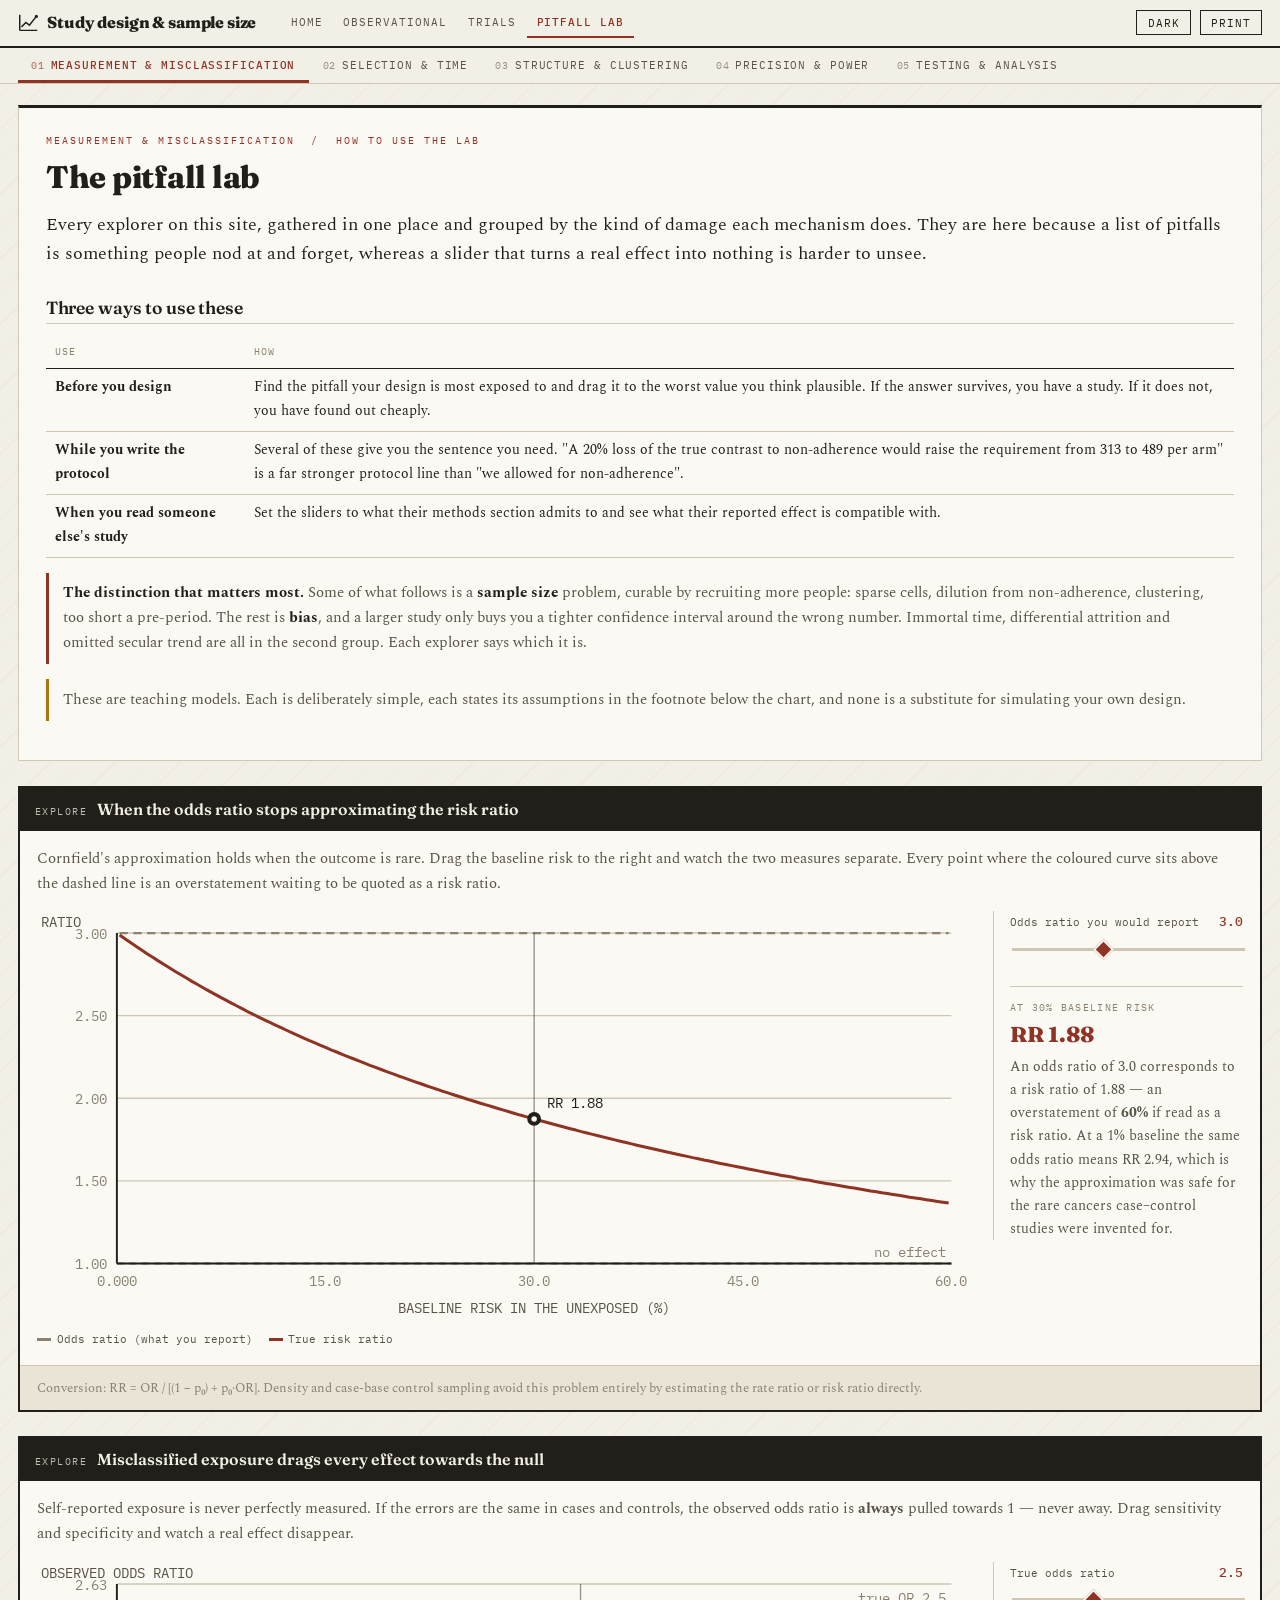
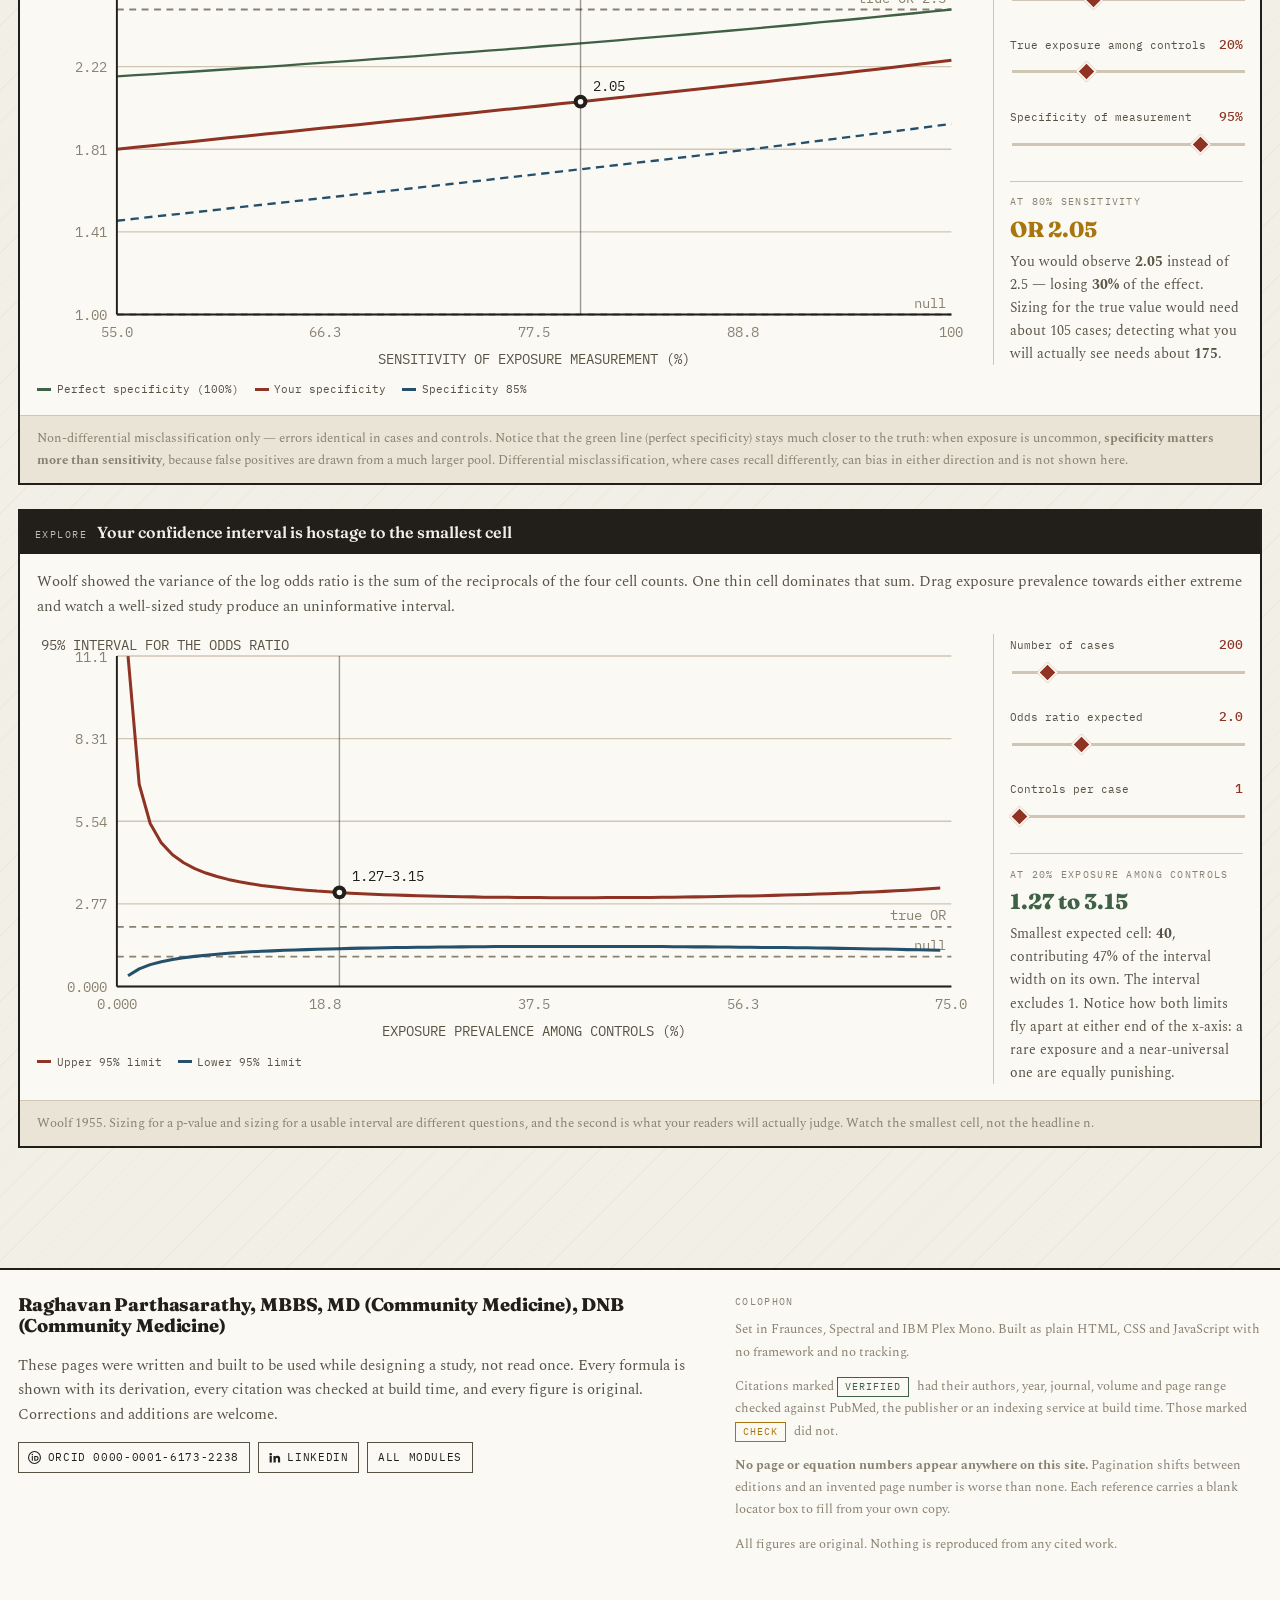
<file: toolkit.html>
<!DOCTYPE html>
<html lang="en">
<head>
<meta charset="utf-8">
<meta name="viewport" content="width=device-width, initial-scale=1">
<title>The pitfall lab — Raghavan Parthasarathy</title>
<meta name="description" content="Fourteen interactive explorers showing what misclassification, attrition, immortal time, clustering, secular trend and repeated testing do to a study's answer.">
<meta name="author" content="Raghavan Parthasarathy">
<style>
@import url('https://fonts.googleapis.com/css2?family=Fraunces:opsz,wght@9..144,400;9..144,600;9..144,800&family=Spectral:ital,wght@0,300;0,400;0,600;1,400&family=IBM+Plex+Mono:wght@400;500&display=swap');
:root{
  --paper:#f2efe6; --card:#fbf9f4; --sunk:#e9e4d6; --rule:#cfc7b4;
  --ink:#221f1a; --ink2:#585245; --ink3:#8a8171;
  --ox:#8f3324; --sea:#24506b; --ochre:#a8760f; --moss:#3f6146; --plum:#5d3a63;
  --serif:'Spectral',Georgia,'Times New Roman',serif;
  --disp:'Fraunces','Spectral',Georgia,serif;
  --mono:'IBM Plex Mono',ui-monospace,Consolas,monospace;
}
html[data-theme="dark"]{
  --paper:#16150f; --card:#1d1c15; --sunk:#24221a; --rule:#3a3728;
  --ink:#ece7d8; --ink2:#a9a290; --ink3:#7d7666;
  --ox:#d97a63; --sea:#7fb2cf; --ochre:#d9ad4a; --moss:#87b593; --plum:#b795bd;
}
*{box-sizing:border-box}
html,body{overflow-x:hidden;max-width:100%}
body{margin:0;background:var(--paper);color:var(--ink);
  font-family:var(--serif);font-size:17.5px;line-height:1.68;
  background-image:repeating-linear-gradient(135deg,transparent 0 22px,color-mix(in srgb,var(--rule) 14%,transparent) 22px 23px);
  -webkit-font-smoothing:antialiased}
a{color:var(--ox);text-underline-offset:3px}
h1,h2,h3,h4{font-family:var(--disp);font-weight:600;line-height:1.18;margin:0 0 .45em;letter-spacing:-.008em}
h1{font-size:1.95rem;font-weight:800}
h2{font-size:1.35rem}
h3{font-size:1.1rem;margin-top:1.7em;padding-bottom:.2em;border-bottom:1px solid var(--rule)}
h4{font-size:.98rem;margin-top:1.3em;font-family:var(--serif);font-weight:600}
p{margin:0 0 .9em}
.kicker{font-family:var(--mono);font-size:.64rem;letter-spacing:.2em;text-transform:uppercase;color:var(--ox);display:block;margin-bottom:.6rem}

/* ---- masthead ---- */
.mast{position:sticky;top:0;z-index:60;background:var(--paper);border-bottom:2px solid var(--ink)}
.mast-in{max-width:1360px;margin:0 auto;padding:.5rem 1.1rem;display:flex;gap:.55rem;align-items:center;flex-wrap:wrap}
.logo{font-family:var(--disp);font-weight:800;font-size:1rem;letter-spacing:-.01em;display:flex;align-items:center;gap:.55rem;text-decoration:none;color:var(--ink)}
.logo .mk{width:21px;height:21px;flex:none}
.sitenav{display:flex;gap:.1rem;margin-left:1rem;margin-right:auto;flex-wrap:wrap}
.sitenav a{font-family:var(--mono);font-size:.68rem;letter-spacing:.09em;text-transform:uppercase;
  padding:.3rem .6rem;text-decoration:none;color:var(--ink2);border-bottom:2px solid transparent}
.sitenav a:hover{color:var(--ink)}
.sitenav a.here{color:var(--ox);border-bottom-color:var(--ox);font-weight:500}
.btn{background:transparent;color:var(--ink);border:1px solid var(--ink);border-radius:0;padding:.28rem .65rem;
  font-family:var(--mono);font-size:.66rem;letter-spacing:.09em;text-transform:uppercase;cursor:pointer;text-decoration:none;display:inline-block}
.btn:hover{background:var(--ink);color:var(--paper)}
.btn.on{background:var(--ox);border-color:var(--ox);color:#fff}

/* ---- tab bar ---- */
.tabbar{position:sticky;top:43px;z-index:55;background:var(--paper);border-bottom:1px solid var(--rule);overflow-x:auto}
.tabbar-in{max-width:1360px;margin:0 auto;padding:0 1.1rem;display:flex;gap:0;white-space:nowrap}
.tab{background:transparent;border:0;border-bottom:3px solid transparent;color:var(--ink2);
  padding:.65rem .85rem .5rem;font-family:var(--mono);font-size:.7rem;letter-spacing:.08em;
  text-transform:uppercase;cursor:pointer;position:relative}
.tab:hover{color:var(--ink)}
.tab.on{color:var(--ox);border-bottom-color:var(--ox);font-weight:500}
.tab .n{font-size:.62rem;opacity:.6;margin-right:.35rem}
.tabpanel{display:none}
.tabpanel.on{display:block}

.shell{max-width:1360px;margin:0 auto;padding:1.3rem 1.1rem 4rem}
section{background:var(--card);border:1px solid var(--rule);border-top:3px solid var(--ink);
  padding:1.5rem 1.7rem;margin-bottom:1.6rem;scroll-margin-top:96px}
@media(max-width:600px){section{padding:1.05rem .9rem}}

/* ---- depth layers ---- */
.deep{border-left:3px double var(--sea);padding:.2rem 0 .2rem 1rem;margin:1rem 0;color:var(--ink2)}
.deep::before{content:"\2198 Derivation & provenance";display:block;font-family:var(--mono);font-size:.62rem;
  letter-spacing:.13em;text-transform:uppercase;color:var(--sea);margin-bottom:.45rem}
body.plain .deep{display:none}
.plainbox{background:var(--sunk);border-left:3px solid var(--ox);padding:.9rem 1.05rem;margin:1rem 0}
.plainbox::before{content:"\25C6 In plain words";display:block;font-family:var(--mono);font-size:.62rem;
  letter-spacing:.13em;text-transform:uppercase;color:var(--ox);margin-bottom:.45rem}

/* ---- maths ---- */
.eq{background:var(--sunk);border-top:1px solid var(--ink);border-bottom:1px solid var(--ink);
  padding:1rem 1.1rem;margin:1rem 0;overflow-x:auto;font-size:1.05rem}
.eq .lbl{font-family:var(--mono);font-size:.61rem;letter-spacing:.13em;text-transform:uppercase;color:var(--ink3);margin-bottom:.5rem}
.m{font-style:italic;font-family:'Spectral',Georgia,serif}
.frac{display:inline-flex;flex-direction:column;vertical-align:middle;text-align:center;margin:0 .22em}
.frac>span{padding:0 .35em}
.frac>span:first-child{border-bottom:1.2px solid currentColor;padding-bottom:.1em}
.frac>span:last-child{padding-top:.1em}
.rad{border-top:1.2px solid currentColor;padding:.05em .2em 0 .1em;margin-left:-.1em}
.paren{font-size:1.35em;vertical-align:-.12em}
sub,sup{font-size:.68em}

table{width:100%;border-collapse:collapse;font-size:.89rem;display:block;overflow-x:auto;margin:.8rem 0}
@media(min-width:640px){table{display:table}}
th,td{text-align:left;padding:.45rem .6rem;border-bottom:1px solid var(--rule);vertical-align:top}
tr:first-child th{border-bottom:1.5px solid var(--ink)}
th{color:var(--ink3);font-weight:400;font-family:var(--mono);font-size:.63rem;letter-spacing:.1em;text-transform:uppercase;white-space:nowrap}
td.num{text-align:right;font-variant-numeric:tabular-nums;font-family:var(--mono);font-size:.86rem}
tr.hl td{background:color-mix(in srgb,var(--ochre) 16%,transparent)}

.note{border-left:3px solid var(--ochre);padding:.55rem .9rem;font-size:.92rem;margin:.9rem 0;color:var(--ink2)}
.note.bad{border-left-color:var(--ox)}
.note.good{border-left-color:var(--moss)}
.note b,.note strong{color:var(--ink)}
ul,ol{margin:.35rem 0 .95rem;padding-left:1.3rem}
li{margin-bottom:.38rem}
.pill{display:inline-block;font-family:var(--mono);font-size:.6rem;letter-spacing:.1em;text-transform:uppercase;
  border:1px solid var(--rule);padding:.06rem .45rem;color:var(--ink3);margin-right:.3rem;white-space:nowrap}
.pill.ok{color:var(--moss);border-color:var(--moss)}
.pill.check{color:var(--ochre);border-color:var(--ochre)}

.cs{border:1px solid var(--ink);border-left:5px solid var(--sea);padding:1.05rem 1.2rem;margin:1.2rem 0;background:var(--card)}
.cs h4{margin-top:0;font-family:var(--disp);font-size:1.02rem}
.cs .meta{font-family:var(--mono);font-size:.68rem;color:var(--ink3);margin-bottom:.6rem}

/* ---- calculators ---- */
.calc{border:1px dashed var(--ink2);padding:1rem 1.1rem;margin:1.2rem 0;background:var(--sunk)}
.calc h4{margin:0 0 .7rem;font-family:var(--mono);font-size:.7rem;letter-spacing:.13em;text-transform:uppercase;color:var(--ox)}
.row{display:grid;grid-template-columns:repeat(auto-fit,minmax(148px,1fr));gap:.5rem .9rem}
label{display:block;font-size:.75rem;color:var(--ink2);margin-bottom:.12rem;font-family:var(--mono)}
input,select{background:var(--card);border:1px solid var(--ink2);color:var(--ink);border-radius:0;
  padding:.32rem .45rem;font-family:var(--mono);font-size:.88rem;width:100%}
input:focus,select:focus{outline:2px solid var(--ox);outline-offset:-2px}
.fieldc{margin-bottom:.5rem}
.out{margin-top:.8rem;padding-top:.8rem;border-top:1px solid var(--ink2);font-size:.92rem}
.big{font-family:var(--disp);font-size:1.6rem;font-weight:800;color:var(--ox);line-height:1.15}

/* ---- explorer ---- */
.xp{border:2px solid var(--ink);margin:1.5rem 0;background:var(--card)}
.xp-head{background:var(--ink);color:var(--paper);padding:.5rem .95rem;display:flex;align-items:baseline;gap:.6rem;flex-wrap:wrap}
.xp-head .tag{font-family:var(--mono);font-size:.6rem;letter-spacing:.16em;text-transform:uppercase;opacity:.75}
.xp-head .ttl{font-family:var(--disp);font-weight:600;font-size:1rem}
.xp-body{padding:1rem 1.1rem}
.xp-blurb{font-size:.93rem;color:var(--ink2);margin-bottom:.9rem}
.xp-grid{display:grid;grid-template-columns:minmax(0,1fr) 250px;gap:1.2rem;align-items:start}
@media(max-width:820px){.xp-grid{grid-template-columns:1fr}}
.xp-ctrl{border-left:1px solid var(--rule);padding-left:1rem}
@media(max-width:820px){.xp-ctrl{border-left:0;padding-left:0;border-top:1px solid var(--rule);padding-top:.8rem}}
.sl{margin-bottom:.85rem}
.sl .lab{display:flex;justify-content:space-between;align-items:baseline;font-family:var(--mono);font-size:.7rem;color:var(--ink2);margin-bottom:.2rem}
.sl .lab b{color:var(--ox);font-size:.82rem;font-weight:500}
input[type=range]{-webkit-appearance:none;appearance:none;width:100%;height:22px;background:transparent;padding:0;border:0}
input[type=range]:focus{outline:none}
input[type=range]::-webkit-slider-runnable-track{height:3px;background:var(--rule)}
input[type=range]::-moz-range-track{height:3px;background:var(--rule)}
input[type=range]::-webkit-slider-thumb{-webkit-appearance:none;width:15px;height:15px;background:var(--ox);
  border:2px solid var(--card);margin-top:-6px;cursor:pointer;border-radius:0;transform:rotate(45deg)}
input[type=range]::-moz-range-thumb{width:13px;height:13px;background:var(--ox);border:2px solid var(--card);cursor:pointer;border-radius:0}
.xp-read{font-size:.9rem;border-top:1px solid var(--rule);margin-top:1rem;padding-top:.8rem}
.xp-read .hd{font-family:var(--mono);font-size:.62rem;letter-spacing:.13em;text-transform:uppercase;color:var(--ink3);margin-bottom:.35rem}
.xp-v{font-family:var(--disp);font-size:1.35rem;font-weight:800;line-height:1.2}
.xp-v.good{color:var(--moss)} .xp-v.warn{color:var(--ochre)} .xp-v.bad{color:var(--ox)}
.xp svg{width:100%;height:auto;display:block;background:var(--card)}
.xp-key{display:flex;gap:1rem;flex-wrap:wrap;font-family:var(--mono);font-size:.66rem;color:var(--ink2);margin-top:.4rem}
.xp-key i{display:inline-block;width:14px;height:3px;margin-right:.35rem;vertical-align:.22em}
.xp-foot{font-size:.83rem;color:var(--ink3);padding:.7rem 1.1rem;border-top:1px solid var(--rule);background:var(--sunk)}

figure{margin:1.2rem 0;padding:0}
figure svg{width:100%;height:auto;display:block;background:var(--card);border:1px solid var(--rule)}
figcaption{font-size:.8rem;color:var(--ink2);margin-top:.4rem;font-style:italic}
figcaption b{font-style:normal;font-family:var(--mono);font-size:.66rem;letter-spacing:.1em;text-transform:uppercase;color:var(--ox);font-weight:400}
svg.spark{width:100%;height:auto;max-width:640px;margin-top:.5rem;background:var(--card);border:1px solid var(--rule)}

.ref{border-bottom:1px solid var(--rule);padding:.7rem 0;font-size:.87rem}
.ref:last-of-type{border-bottom:0}
.ref .loc{display:flex;gap:.4rem;align-items:center;margin-top:.35rem;flex-wrap:wrap}
.ref .loc input{max-width:250px;font-size:.76rem;padding:.18rem .35rem}
.ref .lk{font-family:var(--mono);font-size:.68rem}
.gl{border-bottom:1px solid var(--rule);padding:.55rem 0}
.gl .sym{font-family:'Spectral',Georgia,serif;font-style:italic;font-size:1.15rem;margin-right:.55rem;color:var(--ox)}

/* ---- author / colophon ---- */
.author{border-top:2px solid var(--ink);background:var(--card);margin-top:2rem}
.author-in{max-width:1360px;margin:0 auto;padding:1.5rem 1.1rem 2.5rem;
  display:grid;grid-template-columns:minmax(0,1.3fr) minmax(0,1fr);gap:2rem}
@media(max-width:760px){.author-in{grid-template-columns:1fr;gap:1.2rem}}
.author h3{margin-top:0;border-bottom:0;font-size:1.15rem;font-family:var(--disp);font-weight:800}
.author .role{font-size:.9rem;color:var(--ink2);margin-bottom:.15rem}
.author .links{display:flex;gap:.5rem;flex-wrap:wrap;margin-top:.9rem}
.author .links a{font-family:var(--mono);font-size:.68rem;letter-spacing:.06em;text-transform:uppercase;
  border:1px solid var(--ink2);padding:.32rem .6rem;text-decoration:none;color:var(--ink);display:inline-flex;align-items:center;gap:.4rem}
.author .links a:hover{background:var(--ink);color:var(--paper);border-color:var(--ink)}
.author .links a svg{width:13px;height:13px}
.author .colo{font-size:.83rem;color:var(--ink3)}
.foot{max-width:1360px;margin:0 auto;padding:1rem 1.1rem 2.5rem;color:var(--ink3);font-size:.78rem}

/* ---- home ---- */
.hero{padding:2.6rem 0 1.6rem;border-bottom:2px solid var(--ink);margin-bottom:1.8rem}
.hero h1{font-size:2.7rem;max-width:20ch;margin-bottom:.35rem}
@media(max-width:600px){.hero h1{font-size:1.9rem}}
.hero .sub{font-size:1.12rem;color:var(--ink2);max-width:62ch}
.cards{display:grid;grid-template-columns:repeat(auto-fit,minmax(290px,1fr));gap:1.2rem;margin:1.5rem 0}
.card2{border:1px solid var(--rule);border-top:3px solid var(--ox);background:var(--card);padding:1.2rem 1.3rem;text-decoration:none;color:var(--ink);display:block}
.card2:hover{border-top-color:var(--ink);box-shadow:4px 4px 0 var(--rule)}
.card2 h3{margin-top:0;border-bottom:0;font-family:var(--disp);font-weight:800}
.card2 .cnt{font-family:var(--mono);font-size:.66rem;letter-spacing:.1em;text-transform:uppercase;color:var(--ink3);margin-top:.7rem}
.card2 ul{font-size:.9rem;color:var(--ink2);margin-bottom:0}

@media print{.mast,.tabbar,.xp-ctrl{display:none!important}.tabpanel{display:block!important}body{background-image:none}body.plain .deep{display:block}}

</style>
</head>
<body>
<div id="chrome"></div>
<div class="tabbar"><div class="tabbar-in" id="tabbar"></div></div>
<div class="shell" id="panes"></div>
<div id="author"></div>
<script>
/* ============================================================
   Shared core — statistics, tabs, explorer framework, chrome
   ============================================================ */
function pnorm(x){
  if(!isFinite(x)) return x>0?1:0;
  var z=Math.abs(x),c;
  if(z>37) c=0; else{
    var e=Math.exp(-z*z/2);
    if(z<7.07106781186547){
      var b=3.52624965998911e-2*z+0.700383064443688;
      b=b*z+6.37396220353165;b=b*z+33.912866078383;b=b*z+112.079291497871;
      b=b*z+221.213596169931;b=b*z+220.206867912376;
      var d=8.83883476483184e-2*z+1.75566716318264;
      d=d*z+16.064177579207;d=d*z+86.7807322029461;d=d*z+296.564248779674;
      d=d*z+637.333633378831;d=d*z+793.826512519948;d=d*z+440.413735824752;
      c=e*b/d;
    } else { var f=z+0.65;f=z+4/f;f=z+3/f;f=z+2/f;f=z+1/f;c=e/(f*2.506628274631); }
  }
  return x>0?1-c:c;
}
function qnorm(p){
  if(p<=0||p>=1) return p<=0?-Infinity:Infinity;
  var a=[-3.969683028665376e+01,2.209460984245205e+02,-2.759285104469687e+02,1.383577518672690e+02,-3.066479806614716e+01,2.506628277459239e+00],
      b=[-5.447609879822406e+01,1.615858368580409e+02,-1.556989798598866e+02,6.680131188771972e+01,-1.328068155288572e+01],
      c=[-7.784894002430293e-03,-3.223964580411365e-01,-2.400758277161838e+00,-2.549732539343734e+00,4.374664141464968e+00,2.938163982698783e+00],
      d=[7.784695709041462e-03,3.224671290700398e-01,2.445134137142996e+00,3.754408661907416e+00],pl=0.02425,q,r,x;
  if(p<pl){q=Math.sqrt(-2*Math.log(p));x=(((((c[0]*q+c[1])*q+c[2])*q+c[3])*q+c[4])*q+c[5])/((((d[0]*q+d[1])*q+d[2])*q+d[3])*q+1);}
  else if(p<=1-pl){q=p-0.5;r=q*q;x=(((((a[0]*r+a[1])*r+a[2])*r+a[3])*r+a[4])*r+a[5])*q/(((((b[0]*r+b[1])*r+b[2])*r+b[3])*r+b[4])*r+1);}
  else {q=Math.sqrt(-2*Math.log(1-p));x=-(((((c[0]*q+c[1])*q+c[2])*q+c[3])*q+c[4])*q+c[5])/((((d[0]*q+d[1])*q+d[2])*q+d[3])*q+1);}
  var e=pnorm(x)-p,u=e*Math.sqrt(2*Math.PI)*Math.exp(x*x/2);
  return x-u/(1+x*u/2);
}
var sq=function(x){return x*x;};
var $=function(s,r){return (r||document).querySelector(s);};
var $$=function(s,r){return Array.prototype.slice.call((r||document).querySelectorAll(s));};
var esc=function(s){return String(s).replace(/&/g,'&amp;').replace(/</g,'&lt;').replace(/>/g,'&gt;');};
var num=function(x){return Math.ceil(x-1e-9).toLocaleString();};
function val(id){var e=document.getElementById(id);return e?parseFloat(e.value):NaN;}
function wire(ids,fn){ids.forEach(function(i){var e=document.getElementById(i);if(e){e.oninput=fn;e.onchange=fn;}});fn();}
function twoProp(p1,p2,k,alpha,power,cc){
  var dlt=Math.abs(p1-p2); if(dlt<1e-12||!(p1>0&&p1<1&&p2>0&&p2<1)) return null;
  var za=qnorm(1-alpha/2), zb=qnorm(power), pb=(p2+k*p1)/(1+k);
  var n=sq(za*Math.sqrt((1+1/k)*pb*(1-pb))+zb*Math.sqrt(p2*(1-p2)+p1*(1-p1)/k))/sq(dlt);
  if(cc) n=n/4*sq(1+Math.sqrt(1+2*(1+1/k)/(n*dlt)));
  return n;
}

/* ============================================================
   Author identity — edit these four lines to update everywhere
   ============================================================ */
var AUTHOR={
  name:"Raghavan Parthasarathy",
  creds:"MBBS, MD (Community Medicine), DNB (Community Medicine)",
  roles:[],
  orcid:"0000-0001-6173-2238",
  linkedin:"https://www.linkedin.com/in/raghavan-parthasarathy-2786a9b9/"
};
function authorBlock(){
  var A=(typeof AUTHOR==='object'&&AUTHOR)?AUTHOR:{};
  var name=A.name||'', creds=A.creds||'';
  var roles=Array.isArray(A.roles)?A.roles:(A.roles?[A.roles]:[]);
  var orcid=A.orcid||'', li=A.linkedin||'';
  var liBad=/REPLACE-WITH|your-actual-handle/i.test(li);
  var links='';
  if(orcid) links+='<a href="https://orcid.org/'+orcid+'" target="_blank" rel="noopener">'+
    '<svg viewBox="0 0 24 24" fill="currentColor"><circle cx="12" cy="12" r="11" fill="none" stroke="currentColor" stroke-width="2"/><rect x="7" y="9" width="2" height="9"/><circle cx="8" cy="6.6" r="1.3"/><path d="M11.5 9h3.6a4.5 4.5 0 0 1 0 9H11.5V9zm2 2v5h1.5a2.5 2.5 0 0 0 0-5H13.5z"/></svg>'+
    'ORCID '+esc(orcid)+'</a>';
  if(li) links+='<a href="'+li+'" target="_blank" rel="noopener"'+
    (liBad?' style="border-style:dashed;opacity:.75" title="Replace the placeholder handle in assets/core.js"':'')+'>'+
    '<svg viewBox="0 0 24 24" fill="currentColor"><path d="M4.98 3.5a2.5 2.5 0 1 1 0 5 2.5 2.5 0 0 1 0-5zM3 9h4v12H3zM10 9h3.8v1.7h.05c.53-.95 1.83-1.95 3.77-1.95 4.03 0 4.78 2.5 4.78 5.76V21h-4v-5.6c0-1.33-.03-3.05-1.9-3.05-1.9 0-2.2 1.45-2.2 2.95V21h-4z"/></svg>'+
    'LinkedIn'+(liBad?' (set URL)':'')+'</a>';
  links+='<a href="index.html">All modules</a>';
  return '<div class="author"><div class="author-in">'+
   '<div><h3>'+esc(name)+(creds?', '+esc(creds):'')+'</h3>'+
   roles.map(function(r){return '<div class="role">'+esc(r)+'</div>';}).join('')+
   '<p style="margin-top:.8rem;font-size:.92rem;color:var(--ink2)">These pages were written and built to be used while designing a study, not read once. '+
   'Every formula is shown with its derivation, every citation was checked at build time, and every figure is original. '+
   'Corrections and additions are welcome.</p>'+
   '<div class="links">'+links+'</div></div>'+
   '<div class="colo"><div style="font-family:var(--mono);font-size:.62rem;letter-spacing:.13em;text-transform:uppercase;color:var(--ink3);margin-bottom:.5rem">Colophon</div>'+
   '<p>Set in Fraunces, Spectral and IBM Plex Mono. Built as plain HTML, CSS and JavaScript with no framework and no tracking.</p>'+
   '<p>Citations marked <span class="pill ok">verified</span> had their authors, year, journal, volume and page range checked against PubMed, the publisher or an indexing service at build time. Those marked <span class="pill check">check</span> did not.</p>'+
   '<p><b>No page or equation numbers appear anywhere on this site.</b> Pagination shifts between editions and an invented page number is worse than none. Each reference carries a blank locator box to fill from your own copy.</p>'+
   '<p>All figures are original. Nothing is reproduced from any cited work.</p></div>'+
   '</div></div>';
}

/* ============================================================
   Chrome: masthead, theme, depth toggle
   ============================================================ */
function chrome(page){
  var nav=[['index.html','Home','home'],['observational.html','Observational','obs'],
           ['trials.html','Trials','tri'],['toolkit.html','Pitfall lab','lab']];
  return '<div class="mast"><div class="mast-in">'+
   '<a class="logo" href="index.html">'+
   '<svg class="mk" viewBox="0 0 24 24" fill="none" stroke="currentColor" stroke-width="1.7"><path d="M2 21 L2 3 M2 21 L22 21"/><path d="M4 17 L9 12 L13 15 L21 5" stroke="currentColor"/><circle cx="21" cy="5" r="1.8" fill="currentColor" stroke="none"/></svg>'+
   'Study design &amp; sample size</a>'+
   '<nav class="sitenav">'+nav.map(function(n){
      return '<a href="'+n[0]+'"'+(n[2]===page?' class="here"':'')+'>'+n[1]+'</a>';}).join('')+'</nav>'+
   '<button class="btn on" id="depthBtn">Derivations on</button>'+
   '<button class="btn" id="themeBtn">Dark</button>'+
   '<button class="btn" onclick="window.print()">Print</button>'+
   '</div></div>';
}
function initChrome(){
  var t=$('#themeBtn'); if(t) t.onclick=function(){
    var m=document.documentElement.getAttribute('data-theme')==='dark'?'light':'dark';
    document.documentElement.setAttribute('data-theme',m);
    try{localStorage.setItem('sds-theme',m);}catch(e){}
    this.textContent=m==='dark'?'Light':'Dark';
    XP.redrawAll();
  };
  var d=$('#depthBtn'); if(d) d.onclick=function(){
    var plain=document.body.classList.toggle('plain');
    this.textContent=plain?'Derivations off':'Derivations on';
    this.classList.toggle('on',!plain);
  };
  try{ var saved=localStorage.getItem('sds-theme');
    if(saved==='dark'){document.documentElement.setAttribute('data-theme','dark'); if(t) t.textContent='Light';}
  }catch(e){}
}

/* ============================================================
   Tabs
   ============================================================ */
function buildTabs(TABS, SECTIONS, EXPLORERS){
  var byId={}; SECTIONS.forEach(function(s){byId[s.id]=s;});
  var bar='', panes='';
  TABS.forEach(function(t,i){
    bar+='<button class="tab'+(i===0?' on':'')+'" data-t="'+t.key+'"><span class="n">'+
         String(i+1).padStart(2,'0')+'</span>'+esc(t.label)+'</button>';
    var inner='';
    t.sections.forEach(function(sid){
      var s=byId[sid]; if(!s) return;
      inner+='<section id="'+s.id+'"><span class="kicker">'+esc(t.label)+' &nbsp;/&nbsp; '+esc(s.nav)+'</span><h1>'+s.title+'</h1>'+s.html+'</section>';
    });
    (EXPLORERS||[]).filter(function(x){return x.tab===t.key;}).forEach(function(x){
      inner+='<div class="xp" id="xp-'+x.id+'"></div>';
    });
    panes+='<div class="tabpanel'+(i===0?' on':'')+'" data-t="'+t.key+'">'+inner+'</div>';
  });
  $('#tabbar').innerHTML=bar;
  $('#panes').innerHTML=panes;
  $$('.tab').forEach(function(b){
    b.onclick=function(){
      $$('.tab').forEach(function(x){x.classList.toggle('on',x===b);});
      $$('.tabpanel').forEach(function(p){p.classList.toggle('on',p.dataset.t===b.dataset.t);});
      history.replaceState(null,'','#'+b.dataset.t);
      window.scrollTo({top:0,behavior:'instant'});
      XP.redrawAll();
    };
  });
  var h=(location.hash||'').replace('#','');
  if(h){
    var hit=$$('.tab').filter(function(b){return b.dataset.t===h;})[0];
    if(hit) hit.click();
    else { var sec=document.getElementById(h);
      if(sec){ var pane=sec.closest('.tabpanel');
        if(pane){ var tb=$$('.tab').filter(function(b){return b.dataset.t===pane.dataset.t;})[0];
          if(tb){tb.click(); setTimeout(function(){sec.scrollIntoView();},60);} } } }
  }
}

/* ============================================================
   Explorer framework — sliders driving a live SVG plot
   ============================================================ */
var XP=(function(){
  var reg=[];
  function css(v){ return getComputedStyle(document.documentElement).getPropertyValue(v).trim()||'#888'; }
  function fmtNum(x){
    if(!isFinite(x)) return '—';
    var a=Math.abs(x);
    if(a>=10000) return Math.round(x).toLocaleString();
    if(a>=100) return x.toFixed(0);
    if(a>=10) return x.toFixed(1);
    if(a>=1) return x.toFixed(2);
    return x.toFixed(3);
  }
  function plot(spec,res){
    var narrow=(window.innerWidth||900)<760;
    var W=narrow?430:680, H=narrow?250:300, L=narrow?46:58, R=narrow?10:16, T=16, B=narrow?40:44;
    var FS=narrow?12.5:10, FL=narrow?13:10.5;
    var xs=[],ys=[];
    res.series.forEach(function(s){ s.pts.forEach(function(p){xs.push(p[0]);ys.push(p[1]);}); });
    if(!xs.length) return '<div class="note bad">No plottable values at these settings.</div>';
    var x0=(res.xMin!==undefined)?res.xMin:Math.min.apply(null,xs);
    var x1=(res.xMax!==undefined)?res.xMax:Math.max.apply(null,xs);
    var y0=(res.yMin!==undefined)?res.yMin:Math.min.apply(null,ys);
    var y1=(res.yMax!==undefined)?res.yMax:Math.max.apply(null,ys);
    if(y1<=y0) y1=y0+1;
    if(x1<=x0) x1=x0+1;
    var SX=function(x){return L+(x-x0)/(x1-x0)*(W-L-R);};
    var SY=function(y){return H-B-(y-y0)/(y1-y0)*(H-B-T);};
    var s='<svg viewBox="0 0 '+W+' '+H+'" xmlns="http://www.w3.org/2000/svg" role="img">';
    /* gridlines */
    for(var g=0;g<=4;g++){
      var yv=y0+(y1-y0)*g/4, xv=x0+(x1-x0)*g/4;
      s+='<line x1="'+L+'" y1="'+SY(yv).toFixed(1)+'" x2="'+(W-R)+'" y2="'+SY(yv).toFixed(1)+'" stroke="'+css('--rule')+'" stroke-width="1"/>';
      s+='<text x="'+(L-7)+'" y="'+(SY(yv)+4).toFixed(1)+'" text-anchor="end" font-size="'+FS+'" fill="'+css('--ink3')+'" font-family="IBM Plex Mono,monospace">'+(res.yFmt?res.yFmt(yv):fmtNum(yv))+'</text>';
      s+='<text x="'+SX(xv).toFixed(1)+'" y="'+(H-B+16)+'" text-anchor="middle" font-size="'+FS+'" fill="'+css('--ink3')+'" font-family="IBM Plex Mono,monospace">'+(res.xFmt?res.xFmt(xv):fmtNum(xv))+'</text>';
    }
    /* reference bands / lines */
    (res.rules||[]).forEach(function(r){
      if(r.y!==undefined && r.y>=y0 && r.y<=y1)
        s+='<line x1="'+L+'" y1="'+SY(r.y).toFixed(1)+'" x2="'+(W-R)+'" y2="'+SY(r.y).toFixed(1)+'" stroke="'+css(r.color||'--ink3')+'" stroke-width="1.4" stroke-dasharray="5 4"/>'+
           '<text x="'+(W-R-4)+'" y="'+(SY(r.y)-5).toFixed(1)+'" text-anchor="end" font-size="'+FS+'" fill="'+css(r.color||'--ink3')+'" font-family="IBM Plex Mono,monospace">'+esc(r.lab||'')+'</text>';
      if(r.x!==undefined && r.x>=x0 && r.x<=x1)
        s+='<line x1="'+SX(r.x).toFixed(1)+'" y1="'+T+'" x2="'+SX(r.x).toFixed(1)+'" y2="'+(H-B)+'" stroke="'+css(r.color||'--ink3')+'" stroke-width="1.4" stroke-dasharray="5 4"/>';
    });
    /* series */
    res.series.forEach(function(ser){
      var d=ser.pts.filter(function(p){return isFinite(p[1]);})
        .map(function(p,i){return (i?'L':'M')+SX(p[0]).toFixed(1)+','+Math.max(T-30,Math.min(H-B+30,SY(p[1]))).toFixed(1);}).join(' ');
      s+='<path d="'+d+'" fill="none" stroke="'+css(ser.color||'--ox')+'" stroke-width="'+(ser.w||2.2)+'"'+
         (ser.dash?' stroke-dasharray="6 4"':'')+' stroke-linejoin="round"/>';
    });
    /* current-value marker */
    (res.marks||[]).forEach(function(mk){
      if(mk.x<x0||mk.x>x1) return;
      var cy=Math.max(T,Math.min(H-B,SY(mk.y)));
      s+='<line x1="'+SX(mk.x).toFixed(1)+'" y1="'+T+'" x2="'+SX(mk.x).toFixed(1)+'" y2="'+(H-B)+'" stroke="'+css('--ink')+'" stroke-width="1" opacity="0.45"/>'+
         '<circle cx="'+SX(mk.x).toFixed(1)+'" cy="'+cy.toFixed(1)+'" r="5" fill="'+css('--ink')+'"/>'+
         '<circle cx="'+SX(mk.x).toFixed(1)+'" cy="'+cy.toFixed(1)+'" r="2" fill="'+css('--card')+'"/>';
      if(mk.lab) s+='<text x="'+(SX(mk.x)+9).toFixed(1)+'" y="'+(cy-8).toFixed(1)+'" font-size="'+FL+'" fill="'+css('--ink')+'" font-family="IBM Plex Mono,monospace">'+esc(mk.lab)+'</text>';
    });
    s+='<line x1="'+L+'" y1="'+(H-B)+'" x2="'+(W-R)+'" y2="'+(H-B)+'" stroke="'+css('--ink')+'" stroke-width="1.4"/>';
    s+='<line x1="'+L+'" y1="'+T+'" x2="'+L+'" y2="'+(H-B)+'" stroke="'+css('--ink')+'" stroke-width="1.4"/>';
    s+='<text x="'+((L+W-R)/2)+'" y="'+(H-8)+'" text-anchor="middle" font-size="'+FL+'" fill="'+css('--ink2')+'" font-family="IBM Plex Mono,monospace">'+esc(res.xLab||'')+'</text>';
    s+='<text x="3" y="'+(FL+1)+'" font-size="'+FL+'" fill="'+css('--ink2')+'" font-family="IBM Plex Mono,monospace">'+esc(res.yLab||'')+'</text>';
    s+='</svg>';
    var key=res.series.filter(function(x){return x.name;}).map(function(x){
      return '<span><i style="background:'+css(x.color||'--ox')+'"></i>'+esc(x.name)+'</span>';}).join('');
    return s+(key?'<div class="xp-key">'+key+'</div>':'');
  }
  function render(spec){
    var host=document.getElementById('xp-'+spec.id); if(!host) return;
    var v={}; spec.sliders.forEach(function(s){v[s.k]=(spec._v&&spec._v[s.k]!==undefined)?spec._v[s.k]:s.def;});
    spec._v=v;
    var ctrl=spec.sliders.map(function(s){
      return '<div class="sl"><div class="lab"><span>'+esc(s.lab)+'</span><b id="lv-'+spec.id+'-'+s.k+'">'+
        (s.fmt?s.fmt(v[s.k]):v[s.k])+'</b></div>'+
        '<input type="range" id="sl-'+spec.id+'-'+s.k+'" min="'+s.min+'" max="'+s.max+'" step="'+s.step+'" value="'+v[s.k]+'"></div>';
    }).join('');
    host.innerHTML='<div class="xp-head"><span class="tag">Explore</span><span class="ttl">'+esc(spec.title)+'</span></div>'+
      '<div class="xp-body"><div class="xp-blurb">'+spec.blurb+'</div>'+
      '<div class="xp-grid"><div id="pl-'+spec.id+'"></div>'+
      '<div class="xp-ctrl">'+ctrl+'<div class="xp-read" id="rd-'+spec.id+'"></div></div></div></div>'+
      (spec.foot?'<div class="xp-foot">'+spec.foot+'</div>':'');
    spec.sliders.forEach(function(s){
      var el=document.getElementById('sl-'+spec.id+'-'+s.k);
      el.oninput=function(){
        spec._v[s.k]=parseFloat(el.value);
        document.getElementById('lv-'+spec.id+'-'+s.k).textContent=s.fmt?s.fmt(spec._v[s.k]):spec._v[s.k];
        draw(spec);
      };
    });
    draw(spec);
  }
  function draw(spec){
    var res;
    try{ res=spec.compute(spec._v); }catch(e){ res=null; }
    var pl=document.getElementById('pl-'+spec.id), rd=document.getElementById('rd-'+spec.id);
    if(!pl) return;
    if(!res||res.error){
      var msg=(res&&res.error)?res.error:'Those settings are outside the range this model can represent.';
      pl.innerHTML='<div class="note bad" style="margin:0">'+msg+'</div>';
      if(rd) rd.innerHTML='<div class="hd">Not computable</div><div class="xp-v warn">\u2014</div>'+
        '<div style="margin-top:.45rem;color:var(--ink2);font-size:.86rem">Move a slider back into a feasible range.</div>';
      return;
    }
    pl.innerHTML=plot(spec,res);
    if(rd) rd.innerHTML='<div class="hd">'+esc(res.readHead||'At these settings')+'</div>'+
      '<div class="xp-v '+(res.verdict||'')+'">'+res.readValue+'</div>'+
      '<div style="margin-top:.45rem;color:var(--ink2);font-size:.86rem">'+res.readNote+'</div>';
  }
  var rz=null;
  window.addEventListener('resize',function(){
    clearTimeout(rz);
    rz=setTimeout(function(){ reg.forEach(function(sp){ if(document.getElementById('pl-'+sp.id)) draw(sp); }); },220);
  });
  return {
    add:function(spec){reg.push(spec);},
    renderAll:function(){reg.forEach(render);},
    redrawAll:function(){reg.forEach(function(s){ if(document.getElementById('pl-'+s.id)) draw(s); });},
    list:function(){return reg;}
  };
})();

/* ============================================================
   References renderer (shared)
   ============================================================ */
function renderRefs(REFS, order, heads, hostSel, btnSel){
  var LOC={}, host=$(hostSel); if(!host) return;
  var h='';
  order.forEach(function(k){
    var r=REFS[k]; if(!r) return;
    if(heads[k]) h+='<h3>'+heads[k]+'</h3>';
    h+='<div class="ref"><span class="pill '+(r.checked?'ok">verified':'check">check')+'</span>'+
       '<b>'+esc(r.a)+'</b> ('+r.y+'). '+esc(r.t)+'. <em>'+esc(r.s)+'</em>.'+
       '<div style="color:var(--ink2);font-size:.87rem;margin-top:.3rem">'+esc(r.why)+'</div>'+
       '<div class="loc"><label style="margin:0;font-size:.72rem">Locator</label><input data-ref="'+k+'" placeholder="e.g. p. 27, eqn 4.3">'+
       (r.link?'<a class="lk" href="'+r.link+'" target="_blank" rel="noopener">source &#8599;</a>':'')+'</div></div>';
  });
  host.innerHTML=h;
  $$(hostSel+' input[data-ref]').forEach(function(i){i.oninput=function(){LOC[i.dataset.ref]=i.value;};});
  var btn=$(btnSel); if(btn) btn.onclick=function(){
    var out=order.map(function(k,i){var r=REFS[k];return r?((i+1)+'. '+r.a+'. '+r.t+'. '+r.s+'.'+(LOC[k]?' '+LOC[k]+'.':'')):'';}).filter(Boolean).join('\n');
    if(navigator.clipboard) navigator.clipboard.writeText(out);
    else{var ta=document.createElement('textarea');ta.value=out;document.body.appendChild(ta);ta.select();document.execCommand('copy');ta.remove();}
    this.textContent='Copied'; var b=this; setTimeout(function(){b.textContent='Copy the reference list';},1600);
  };
}

</script>
<script>
/* ============================================================
   PITFALL EXPLORERS
   Each one takes a single pitfall and lets you drag it until you
   can see what it does to the answer.
   ============================================================ */
var pct=function(x){return (x*100).toFixed(0)+'%';};
var pct1=function(x){return (x*100).toFixed(1)+'%';};
var f2=function(x){return x.toFixed(2);};
var f1=function(x){return x.toFixed(1);};
var f0=function(x){return String(Math.round(x));};
var EXPLORERS=[];

/* ---------- 1. Precision buys badly (foundations) ---------- */
EXPLORERS.push({id:'precision',tab:'found',
 title:'Why precision is so expensive',
 blurb:'A confidence interval narrows with the <b>square root</b> of the sample. Drag the precision you want and watch the cost. This single curve explains more disappointing budget meetings than any other fact in study design.',
 sliders:[
  {k:'p',lab:'Anticipated prevalence',min:0.02,max:0.5,step:0.01,def:0.15,fmt:pct},
  {k:'d',lab:'Precision you want (± points)',min:0.005,max:0.10,step:0.005,def:0.03,fmt:function(x){return (x*100).toFixed(1);}}
 ],
 compute:function(v){
  var z=qnorm(0.975), pts=[];
  for(var d=0.005;d<=0.105;d+=0.0025) pts.push([d*100, sq(z)*v.p*(1-v.p)/sq(d)]);
  var n=sq(z)*v.p*(1-v.p)/sq(v.d);
  var half=sq(z)*v.p*(1-v.p)/sq(v.d/2);
  return {series:[{name:'Sample required',pts:pts,color:'--ox'}],
   xLab:'PRECISION ± PERCENTAGE POINTS', yLab:'SAMPLE SIZE', xMin:0, xMax:10, yMin:0,
   marks:[{x:v.d*100,y:n,lab:Math.ceil(n).toLocaleString()}],
   readHead:'Sample required', readValue:Math.ceil(n).toLocaleString(),
   verdict:n>3000?'bad':(n>800?'warn':'good'),
   readNote:'Halving your interval to ±'+((v.d/2)*100).toFixed(2)+' points would need <b>'+Math.ceil(half).toLocaleString()+
     '</b> — four times as many people for twice the precision. That factor of four is not negotiable; it is what the square root in the standard error does.'};
 },
 foot:'Simple random sampling, 95% confidence. Multiply by a design effect for clustered sampling and divide by expected response.'});

/* ---------- 2. Odds ratio vs risk ratio ---------- */
EXPLORERS.push({id:'orrr',tab:'cc',
 title:'When the odds ratio stops approximating the risk ratio',
 blurb:'Cornfield\'s approximation holds when the outcome is rare. Drag the baseline risk to the right and watch the two measures separate. Every point where the coloured curve sits above the dashed line is an overstatement waiting to be quoted as a risk ratio.',
 sliders:[{k:'or',lab:'Odds ratio you would report',min:1.1,max:6,step:0.1,def:3,fmt:f1}],
 compute:function(v){
  var rr=[],flat=[],p;
  for(p=0.002;p<=0.6;p+=0.004){ rr.push([p*100, v.or/((1-p)+p*v.or)]); flat.push([p*100, v.or]); }
  var mkp=0.30, mk=v.or/((1-mkp)+mkp*v.or);
  return {series:[
    {name:'Odds ratio (what you report)',pts:flat,color:'--ink3',dash:true,w:1.6},
    {name:'True risk ratio',pts:rr,color:'--ox'}],
   xLab:'BASELINE RISK IN THE UNEXPOSED (%)', yLab:'RATIO', xMin:0,xMax:60,yMin:1,
   rules:[{y:1,lab:'no effect',color:'--ink3'}],
   marks:[{x:mkp*100,y:mk,lab:'RR '+mk.toFixed(2)}],
   readHead:'At 30% baseline risk',
   readValue:'RR '+mk.toFixed(2),
   verdict:(v.or-mk)/mk>0.35?'bad':((v.or-mk)/mk>0.15?'warn':'good'),
   readNote:'An odds ratio of '+v.or.toFixed(1)+' corresponds to a risk ratio of '+mk.toFixed(2)+
     ' — an overstatement of <b>'+Math.round((v.or-mk)/mk*100)+'%</b> if read as a risk ratio. At a 1% baseline the same odds ratio means RR '+
     (v.or/(0.99+0.01*v.or)).toFixed(2)+', which is why the approximation was safe for the rare cancers case–control studies were invented for.'};
 },
 foot:'Conversion: RR = OR / [(1 − p₀) + p₀·OR]. Density and case-base control sampling avoid this problem entirely by estimating the rate ratio or risk ratio directly.'});

/* ---------- 3. Exposure misclassification ---------- */
EXPLORERS.push({id:'misclass',tab:'cc',
 title:'Misclassified exposure drags every effect towards the null',
 blurb:'Self-reported exposure is never perfectly measured. If the errors are the same in cases and controls, the observed odds ratio is <b>always</b> pulled towards 1 — never away. Drag sensitivity and specificity and watch a real effect disappear.',
 sliders:[
  {k:'or',lab:'True odds ratio',min:1.2,max:5,step:0.1,def:2.5,fmt:f1},
  {k:'p0',lab:'True exposure among controls',min:0.02,max:0.6,step:0.01,def:0.20,fmt:pct},
  {k:'sp',lab:'Specificity of measurement',min:0.70,max:1,step:0.01,def:0.95,fmt:pct}
 ],
 compute:function(v){
  function obs(se,sp){
    var p1=v.or*v.p0/(1+v.p0*(v.or-1));
    var a=p1*se+(1-p1)*(1-sp), b=v.p0*se+(1-v.p0)*(1-sp);
    if(a<=0||a>=1||b<=0||b>=1) return NaN;
    return (a/(1-a))/(b/(1-b));
  }
  var s1=[],s2=[],s3=[];
  for(var se=0.55;se<=1.0001;se+=0.01){
    s1.push([se*100, obs(se,v.sp)]);
    s2.push([se*100, obs(se,1)]);
    s3.push([se*100, obs(se,0.85)]);
  }
  var cur=obs(0.80,v.sp);
  if(!isFinite(cur)) return null;
  var lost=(v.or-cur)/(v.or-1);
  var nTrue=twoProp(v.p0, v.or*v.p0/(1+v.p0*(v.or-1)),1,0.05,0.8,true);
  var p1o=0.80*(v.or*v.p0/(1+v.p0*(v.or-1)))+(1-(v.or*v.p0/(1+v.p0*(v.or-1))))*(1-v.sp);
  var p0o=0.80*v.p0+(1-v.p0)*(1-v.sp);
  var nObs=twoProp(p0o,p1o,1,0.05,0.8,true);
  return {series:[
    {name:'Perfect specificity (100%)',pts:s2,color:'--moss',w:1.7},
    {name:'Your specificity',pts:s1,color:'--ox'},
    {name:'Specificity 85%',pts:s3,color:'--sea',w:1.7,dash:true}],
   xLab:'SENSITIVITY OF EXPOSURE MEASUREMENT (%)', yLab:'OBSERVED ODDS RATIO',
   xMin:55,xMax:100,yMin:1,yMax:Math.max(v.or*1.05,1.5),
   rules:[{y:v.or,lab:'true OR '+v.or.toFixed(1),color:'--ink3'},{y:1,lab:'null',color:'--ink3'}],
   marks:[{x:80,y:cur,lab:cur.toFixed(2)}],
   readHead:'At 80% sensitivity',
   readValue:'OR '+cur.toFixed(2),
   verdict:lost>0.4?'bad':(lost>0.2?'warn':'good'),
   readNote:'You would observe <b>'+cur.toFixed(2)+'</b> instead of '+v.or.toFixed(1)+' — losing <b>'+
     Math.round(lost*100)+'%</b> of the effect. Sizing for the true value would need about '+
     (nTrue?Math.ceil(nTrue).toLocaleString():'—')+' cases; detecting what you will actually see needs about <b>'+
     (nObs&&isFinite(nObs)?Math.ceil(nObs).toLocaleString():'—')+'</b>.'};
 },
 foot:'Non-differential misclassification only — errors identical in cases and controls. Notice that the green line (perfect specificity) stays much closer to the truth: when exposure is uncommon, <b>specificity matters more than sensitivity</b>, because false positives are drawn from a much larger pool. Differential misclassification, where cases recall differently, can bias in either direction and is not shown here.'});

/* ---------- 4. Matching costs sample size ---------- */
EXPLORERS.push({id:'matching',tab:'cc',
 title:'Matching does not save sample size — it costs it',
 blurb:'A matched analysis discards every pair where case and control had the same exposure. The better your matching works on something related to the exposure, the fewer informative pairs survive. Drag φ and watch the study grow.',
 sliders:[
  {k:'p0',lab:'Exposure among controls',min:0.05,max:0.50,step:0.01,def:0.20,fmt:pct},
  {k:'or',lab:'Odds ratio to detect',min:1.3,max:3.5,step:0.1,def:2,fmt:f1}
 ],
 compute:function(v){
  function cells(p0,psi,phi){
    function cel(x){var p01=p0-x,p10=psi*p01,p1=x+p10,p00=1-x-p10-p01;return{p11:x,p10:p10,p01:p01,p00:p00,p1:p1};}
    function corr(x){var c=cel(x); if(!(c.p1>0&&c.p1<1))return NaN;
      return (c.p11-c.p1*p0)/Math.sqrt(c.p1*(1-c.p1)*p0*(1-p0));}
    var lo=1e-9,hi=p0-1e-9,st=p0/600;
    for(var i=0;i<600&&hi>lo;i++){var c=cel(hi); if(c.p00>=0&&c.p1>0&&c.p1<1&&!isNaN(corr(hi)))break; hi-=st;}
    for(var i2=0;i2<600&&lo<hi;i2++){var c2=cel(lo); if(c2.p00>=0&&c2.p1>0&&c2.p1<1&&!isNaN(corr(lo)))break; lo+=st;}
    if(hi<=lo) return null;
    var clo=corr(lo), chi=corr(hi);
    if(isNaN(clo)||isNaN(chi)) return null;
    if(phi<clo-1e-6||phi>chi+1e-6) return null;
    for(var j=0;j<120;j++){var m=(lo+hi)/2; if(corr(m)<phi) lo=m; else hi=m;}
    return cel((lo+hi)/2);
  }
  function pairs(phi){
    var c=cells(v.p0,v.or,phi); if(!c) return NaN;
    var pd=c.p10+c.p01, dd=c.p10-c.p01;
    if(Math.abs(dd)<1e-12||pd-sq(dd)<0) return NaN;
    return sq(qnorm(0.975)*Math.sqrt(pd)+qnorm(0.8)*Math.sqrt(pd-sq(dd)))/sq(dd);
  }
  var np=[],inf=[];
  for(var phi=0;phi<=0.75;phi+=0.02){ var n=pairs(phi); if(isFinite(n)){ np.push([phi,n]); var c=cells(v.p0,v.or,phi); inf.push([phi,(c.p10+c.p01)*100]); } }
  if(!np.length) return {error:'With '+pct(v.p0)+' exposure among controls and an odds ratio of '+v.or.toFixed(1)+
    ', the implied exposure prevalence among cases exceeds 100%. That combination cannot occur. Lower one of the two sliders.'};
  var base=pairs(0), cur=pairs(0.2);
  if(!isFinite(base)||!isFinite(cur)) return {error:'No feasible matched design at this combination of exposure prevalence and odds ratio.'};
  var unm=twoProp(v.p0, v.or*v.p0/(1+v.p0*(v.or-1)),1,0.05,0.8,true);
  return {series:[{name:'Matched pairs required',pts:np,color:'--ox'}],
   xLab:'φ — EXPOSURE CORRELATION BETWEEN CASE AND ITS MATCHED CONTROL', yLab:'PAIRS REQUIRED',
   xMin:0,xMax:0.75,yMin:0,
   rules:[{y:unm,lab:'unmatched: '+Math.ceil(unm)+' cases',color:'--sea'}],
   marks:[{x:0.2,y:cur,lab:Math.ceil(cur).toLocaleString()}],
   xFmt:function(x){return x.toFixed(2);},
   readHead:'At φ = 0.2 (Dupont\'s default)',
   readValue:Math.ceil(cur).toLocaleString()+' pairs',
   verdict:cur/base>1.5?'bad':(cur/base>1.15?'warn':'good'),
   readNote:'At φ = 0 matching costs nothing and you would need '+Math.ceil(base)+' pairs. At φ = 0.2 you need <b>'+
     Math.ceil(cur)+'</b> — '+Math.round((cur/base-1)*100)+'% more. Match on something closely tied to the exposure and φ climbs well past 0.4, where the trial has roughly doubled.'};
 },
 foot:'Dupont\'s parameterisation with the conditional odds ratio held fixed; Connor\'s formula for McNemar\'s test. Match because you need confounding controlled and cannot get at it another way — then pay for it knowingly. Never match on anything the exposure could plausibly cause.'});

/* ---------- 5. Sparse cells ---------- */
EXPLORERS.push({id:'sparse',tab:'cc',
 title:'Your confidence interval is hostage to the smallest cell',
 blurb:'Woolf showed the variance of the log odds ratio is the sum of the reciprocals of the four cell counts. One thin cell dominates that sum. Drag exposure prevalence towards either extreme and watch a well-sized study produce an uninformative interval.',
 sliders:[
  {k:'n',lab:'Number of cases',min:50,max:1200,step:10,def:200,fmt:f0},
  {k:'or',lab:'Odds ratio expected',min:1.2,max:4,step:0.1,def:2,fmt:f1},
  {k:'k',lab:'Controls per case',min:1,max:5,step:1,def:1,fmt:f0}
 ],
 compute:function(v){
  function w(p0){
    var p1=v.or*p0/(1+p0*(v.or-1));
    var a=v.n*p1,b=v.n*(1-p1),c=v.k*v.n*p0,d=v.k*v.n*(1-p0);
    if(Math.min(a,b,c,d)<=0) return null;
    var se=Math.sqrt(1/a+1/b+1/c+1/d);
    return {lo:Math.exp(Math.log(v.or)-1.96*se),hi:Math.exp(Math.log(v.or)+1.96*se),
            min:Math.min(a,b,c,d),se:se};
  }
  var lo=[],hi=[];
  for(var p=0.01;p<=0.75;p+=0.01){ var r=w(p); if(r){lo.push([p*100,r.lo]);hi.push([p*100,r.hi]);} }
  var cur=w(0.20); if(!cur) return null;
  return {series:[
    {name:'Upper 95% limit',pts:hi,color:'--ox'},
    {name:'Lower 95% limit',pts:lo,color:'--sea'}],
   xLab:'EXPOSURE PREVALENCE AMONG CONTROLS (%)', yLab:'95% INTERVAL FOR THE ODDS RATIO',
   xMin:0,xMax:75,yMin:0,
   rules:[{y:1,lab:'null',color:'--ink3'},{y:v.or,lab:'true OR',color:'--ink3'}],
   marks:[{x:20,y:cur.hi,lab:cur.lo.toFixed(2)+'–'+cur.hi.toFixed(2)}],
   readHead:'At 20% exposure among controls',
   readValue:cur.lo.toFixed(2)+' to '+cur.hi.toFixed(2),
   verdict:cur.lo<1?'bad':(cur.hi/cur.lo>2.5?'warn':'good'),
   readNote:'Smallest expected cell: <b>'+Math.round(cur.min)+'</b>, contributing '+
     Math.round(100/cur.min/sq(cur.se))+'% of the interval width on its own. '+
     (cur.lo<1?'<b>This interval includes 1</b> — the study would be reported as null despite a true odds ratio of '+v.or.toFixed(1)+'.':'The interval excludes 1.')+
     ' Notice how both limits fly apart at either end of the x-axis: a rare exposure and a near-universal one are equally punishing.'};
 },
 foot:'Woolf 1955. Sizing for a p-value and sizing for a usable interval are different questions, and the second is what your readers will actually judge. Watch the smallest cell, not the headline n.'});

/* ---------- 6. Differential loss to follow-up ---------- */
EXPLORERS.push({id:'attrition',tab:'coh',
 title:'Differential loss to follow-up manufactures effects',
 blurb:'Inflating the sample for attrition protects your power and does nothing about bias. If the people you lose differ by both exposure and outcome, the effect you estimate is simply wrong. Drag the retention of exposed people who develop the outcome.',
 sliders:[
  {k:'p0',lab:'True risk in the unexposed',min:0.02,max:0.4,step:0.01,def:0.10,fmt:pct},
  {k:'rr',lab:'True risk ratio',min:0.5,max:2.5,step:0.1,def:1.0,fmt:f1}
 ],
 compute:function(v){
  var p1=v.rr*v.p0;
  if(p1>=1) return {error:'A risk of '+pct(v.p0)+' in the unexposed multiplied by a risk ratio of '+v.rr.toFixed(1)+
    ' implies a risk above 100% in the exposed. Lower the baseline risk or the risk ratio.'};
  function obsRR(r){
    var o1=p1*r/(p1*r+(1-p1));
    return o1/v.p0;
  }
  var pts=[],flat=[];
  for(var r=0.4;r<=1.0001;r+=0.01){ pts.push([r*100,obsRR(r)]); flat.push([r*100,v.rr]); }
  var cur=obsRR(0.7);
  return {series:[
    {name:'True risk ratio',pts:flat,color:'--ink3',dash:true,w:1.6},
    {name:'Observed risk ratio',pts:pts,color:'--ox'}],
   xLab:'RETENTION OF EXPOSED PEOPLE WHO DEVELOP THE OUTCOME (%)', yLab:'ESTIMATED RISK RATIO',
   xMin:40,xMax:100,yMin:0,
   rules:[{y:1,lab:'no effect',color:'--ink3'}],
   marks:[{x:70,y:cur,lab:cur.toFixed(2)}],
   readHead:'If you retain only 70% of them',
   readValue:'RR '+cur.toFixed(2),
   verdict:Math.abs(cur-v.rr)/Math.max(v.rr,0.01)>0.2?'bad':'warn',
   readNote:'The true risk ratio is '+v.rr.toFixed(1)+'; you would report <b>'+cur.toFixed(2)+'</b>. '+
     (Math.abs(v.rr-1)<0.05?'Note what happens when the true effect is exactly 1: differential attrition alone produces an apparent <b>protective</b> effect out of nothing.':
      'The direction of the distortion follows whichever group you lose disproportionately.')+
     ' No sample size fixes this. Tracing does.'};
 },
 foot:'A deliberately simple model: only exposed participants who develop the outcome are lost differentially. Real attrition is messier and can go either way. Report completeness in person-time, not as a headcount percentage, and pre-specify a sensitivity analysis for informative censoring.'});

/* ---------- 7. Immortal time bias ---------- */
EXPLORERS.push({id:'immortal',tab:'coh',
 title:'Immortal time bias: protection conjured from bookkeeping',
 blurb:'If a person must survive long enough to receive the treatment, and you count that waiting period as treated time, the treated group accrues person-time during which it could not possibly have an event. Drag the length of that window.',
 sliders:[{k:'rr',lab:'True rate ratio (treated vs not)',min:0.7,max:2,step:0.05,def:1.0,fmt:f2}],
 compute:function(v){
  function obs(w){ return v.rr*(1-w); }
  var pts=[],flat=[];
  for(var w=0;w<=0.5;w+=0.01){ pts.push([w*100,obs(w)]); flat.push([w*100,v.rr]); }
  var cur=obs(0.25);
  return {series:[
    {name:'True rate ratio',pts:flat,color:'--ink3',dash:true,w:1.6},
    {name:'What you would observe',pts:pts,color:'--ox'}],
   xLab:'IMMORTAL WINDOW AS A SHARE OF TOTAL FOLLOW-UP (%)', yLab:'ESTIMATED RATE RATIO',
   xMin:0,xMax:50,yMin:0,yMax:Math.max(v.rr*1.15,1.15),
   rules:[{y:1,lab:'no effect',color:'--moss'}],
   marks:[{x:25,y:cur,lab:cur.toFixed(2)}],
   readHead:'With a window of a quarter of follow-up',
   readValue:'RR '+cur.toFixed(2),
   verdict:cur<0.9?'bad':'warn',
   readNote:'A drug with a true rate ratio of '+v.rr.toFixed(2)+' appears to have a rate ratio of <b>'+cur.toFixed(2)+
     '</b>. '+(v.rr>=1?'A treatment that is useless or harmful now looks protective.':'')+
     ' The fix is not statistical: <b>define exposure and the start of follow-up at the same instant</b>, or treat exposure as time-varying and split the person-time at the moment it changes.'};
 },
 foot:'Model: the treated group contributes its full follow-up T to the denominator but can only accrue events during T − w. Observed ratio = true ratio × (1 − w/T). This is the mechanism behind a long line of retracted claims that adherence to a drug prolongs survival.'});

/* ---------- 8. Design effect ceiling ---------- */
EXPLORERS.push({id:'deff',tab:'clu',
 title:'Bigger clusters stop helping; more clusters never do',
 blurb:'Adding people inside a cluster hits a hard ceiling set by the intracluster correlation. Drag ρ and watch the effective information per cluster flatten out at 1/ρ, however many people you enrol.',
 sliders:[{k:'rho',lab:'Intracluster correlation ρ',min:0.002,max:0.10,step:0.002,def:0.02,fmt:function(x){return x.toFixed(3);}}],
 compute:function(v){
  function eff(m,r){return m/(1+(m-1)*r);}
  var a=[],b=[],c=[],ideal=[];
  for(var m=1;m<=400;m+=2){
    a.push([m,eff(m,v.rho)]); b.push([m,eff(m,0.005)]); c.push([m,eff(m,0.05)]);
    ideal.push([m,m]);
  }
  var ceil=1/v.rho, at50=eff(50,v.rho), at200=eff(200,v.rho);
  return {series:[
    {name:'No clustering (ρ = 0)',pts:ideal,color:'--ink3',dash:true,w:1.4},
    {name:'ρ = 0.005',pts:b,color:'--moss',w:1.6},
    {name:'Your ρ',pts:a,color:'--ox'},
    {name:'ρ = 0.05',pts:c,color:'--sea',w:1.6}],
   xLab:'PEOPLE ENROLLED PER CLUSTER', yLab:'EFFECTIVE SAMPLE PER CLUSTER',
   xMin:0,xMax:400,yMin:0,yMax:Math.min(220,Math.max(60,ceil*1.35)),
   rules:[{y:ceil,lab:'ceiling 1/ρ = '+Math.round(ceil),color:'--ox'}],
   marks:[{x:50,y:at50,lab:at50.toFixed(1)}],
   readHead:'A cluster of 50 is worth',
   readValue:at50.toFixed(1)+' people',
   verdict:at50/50<0.5?'bad':(at50/50<0.75?'warn':'good'),
   readNote:'Enrolling 50 per cluster gives you the information of '+at50.toFixed(1)+' independent people. Quadrupling to 200 gives you <b>'+
     at200.toFixed(1)+'</b> — barely '+((at200/at50-1)*100).toFixed(0)+'% more for four times the fieldwork. The ceiling is <b>'+
     Math.round(ceil)+'</b> and nothing gets you past it. <b>Spend a fixed budget on more clusters, not bigger ones.</b>'};
 },
 foot:'Effective sample per cluster = m / [1 + (m − 1)ρ], the reciprocal of Kish\'s design effect. The limit as m → ∞ is 1/ρ. This single curve should govern how you split a fixed budget between number of clusters and cluster size, and it almost always argues for more clusters.'});

/* ---------- 9. Stepped wedge: omitted secular trend ---------- */
EXPLORERS.push({id:'swtrend',tab:'sw',
 title:'Stepped wedge: what happens if you omit period effects',
 blurb:'In a stepped wedge, later periods contain more intervention clusters, so time and treatment are structurally confounded. Leave period effects out of the model and any background change gets credited to your intervention. The trend below is measured <b>in the direction your intervention is meant to push the outcome</b>, so a positive value means the world was already moving your way.',
 sliders:[
  {k:'K',lab:'Number of steps',min:2,max:10,step:1,def:5,fmt:f0},
  {k:'eff',lab:'True intervention effect (points)',min:0,max:10,step:0.5,def:5,fmt:f1}
 ],
 compute:function(v){
  var K=Math.round(v.K), T=K+1, I=K*2, per=I/K;
  /* build design matrix: for each cluster i (step s), period j=0..K */
  var X=[],J=[];
  for(var s=1;s<=K;s++) for(var c=0;c<per;c++) for(var j=0;j<T;j++){ X.push(j>=s?1:0); J.push(j); }
  var n=X.length, mx=0,mj=0;
  for(var i=0;i<n;i++){mx+=X[i];mj+=J[i];} mx/=n; mj/=n;
  var cov=0,vx=0;
  for(var i2=0;i2<n;i2++){cov+=(J[i2]-mj)*(X[i2]-mx); vx+=sq(X[i2]-mx);}
  var slope=cov/vx;   /* bias per unit of trend when time is omitted */
  var naive=[],correct=[];
  for(var tr=-2;tr<=2.001;tr+=0.05){
    naive.push([tr, v.eff + tr*slope]);
    correct.push([tr, v.eff]);
  }
  var curTrend=1, cur=v.eff+curTrend*slope;
  return {series:[
    {name:'Model WITH period effects',pts:correct,color:'--moss'},
    {name:'Model WITHOUT period effects',pts:naive,color:'--ox'}],
   xLab:'BACKGROUND TREND PER PERIOD, IN THE DIRECTION THE INTERVENTION WORKS', yLab:'ESTIMATED EFFECT',
   xMin:-2,xMax:2,
   rules:[{y:v.eff,lab:'truth',color:'--ink3'},{y:0,lab:'no effect',color:'--ink3'}],
   marks:[{x:curTrend,y:cur,lab:cur.toFixed(1)}],
   xFmt:function(x){return x.toFixed(1);},
   readHead:'If the world moves 1 point per period your way',
   readValue:cur.toFixed(1)+' vs '+v.eff.toFixed(1),
   verdict:Math.abs(cur-v.eff)/Math.max(v.eff,1)>0.4?'bad':'warn',
   readNote:'Omitting period effects inflates the estimate to <b>'+cur.toFixed(1)+'</b> against a truth of '+v.eff.toFixed(1)+
     '. The bias is exactly the trend multiplied by <b>'+slope.toFixed(2)+'</b>, a fixed property of this design\u2019s geometry \u2014 it does not shrink as you recruit more. '+
     'Set the true effect slider to zero and the naive model still reports '+(1*slope).toFixed(1)+' points of \u201Cbenefit\u201D that is <b>entirely</b> secular change. '+
     'Drag the trend negative and the same mechanism buries a real effect instead. This is why period effects are not optional in a stepped wedge.'};
 },
 foot:'Bias computed exactly as trend × Cov(period, treatment) / Var(treatment) over the complete design matrix. Note the green line is flat: with period effects in the model the estimate is unbiased whatever the trend. What period effects cannot absorb is a <b>shock</b> that hits clusters differently — a pandemic, a stockout, a guideline change mid-rollout.'});

/* ---------- 10. Stepped wedge: lagged effect ---------- */
EXPLORERS.push({id:'swlag',tab:'sw',
 title:'Stepped wedge: the effect that takes months to arrive',
 blurb:'Implementation is not a switch. Fidelity in month one is not fidelity in month twelve. The standard model assumes the full effect appears immediately; if it ramps up instead, the constant-effect estimate is an average that understates the effect you eventually achieve.',
 sliders:[
  {k:'K',lab:'Number of steps',min:2,max:10,step:1,def:5,fmt:f0},
  {k:'lag',lab:'Periods to reach full effect',min:0,max:6,step:0.5,def:2,fmt:f1}
 ],
 compute:function(v){
  var K=Math.round(v.K), T=K+1, per=2;
  function estimate(L){
    /* weights = share of intervention cluster-periods at each exposure time */
    var w={},tot=0;
    for(var s=1;s<=K;s++) for(var c=0;c<per;c++) for(var j=s;j<T;j++){
      var e=j-s+1; w[e]=(w[e]||0)+1; tot++;
    }
    var acc=0;
    for(var e2 in w){ var frac=(L<=0)?1:Math.min(e2/L,1); acc+=w[e2]*frac; }
    return acc/tot;
  }
  var pts=[],flat=[];
  for(var L=0;L<=6.001;L+=0.1){ pts.push([L,estimate(L)*100]); flat.push([L,100]); }
  var cur=estimate(v.lag)*100;
  return {series:[
    {name:'Full effect eventually achieved',pts:flat,color:'--ink3',dash:true,w:1.6},
    {name:'What the constant-effect model reports',pts:pts,color:'--ox'}],
   xLab:'PERIODS NEEDED TO REACH FULL IMPLEMENTATION', yLab:'ESTIMATE AS % OF THE TRUE FULL EFFECT',
   xMin:0,xMax:6,yMin:0,yMax:110,
   rules:[{y:100,lab:'truth',color:'--ink3'}],
   marks:[{x:v.lag,y:cur,lab:cur.toFixed(0)+'%'}],
   xFmt:function(x){return x.toFixed(1);},
   readHead:'With a '+v.lag.toFixed(1)+'-period ramp-up',
   readValue:cur.toFixed(0)+'% recovered',
   verdict:cur<70?'bad':(cur<88?'warn':'good'),
   readNote:'You would report about <b>'+cur.toFixed(0)+'%</b> of the effect the intervention actually delivers once established — and a trial powered for the full effect is now underpowered by that margin. '+
     'Fewer steps makes this worse, because clusters that cross late contribute only their weakest exposure periods.'};
 },
 foot:'Illustrative weighting: the constant-effect estimate is shown as the design-weighted average of exposure-time effects. <b>The exact weights under the Hussey–Hughes estimator differ and can even be negative in some configurations</b>, which can bias the estimate in directions that are not intuitive — see Kenny and colleagues (2022) in the sources. The practical response is the same either way: pre-specify a secondary model that lets the effect vary with time since crossover, and report both.'});

/* ---------- 11. Interim looks inflate alpha ---------- */
var ALPHA_SIM=(function(){
  var NS=8000, maxK=60, seed=20240917>>>0, spare=null;
  function rnd(){ seed|=0; seed=seed+0x6D2B79F5|0;
    var t=Math.imul(seed^seed>>>15,1|seed); t=t+Math.imul(t^t>>>7,61|t)^t;
    return ((t^t>>>14)>>>0)/4294967296; }
  function nr(){ if(spare!==null){var v=spare;spare=null;return v;}
    var u,w,s2; do{u=2*rnd()-1;w=2*rnd()-1;s2=u*u+w*w;}while(s2>=1||s2===0);
    var m=Math.sqrt(-2*Math.log(s2)/s2); spare=w*m; return u*m; }
  var P=null;
  function paths(){ if(P) return P;
    P=new Float64Array(NS*maxK);
    for(var s=0;s<NS;s++){ var acc=0; for(var j=0;j<maxK;j++){acc+=nr(); P[s*maxK+j]=acc;} }
    return P; }
  function alpha(k,c){
    var A=paths(), hit=0;
    for(var s=0;s<NS;s++){
      var base=s*maxK, rej=false;
      for(var j=1;j<=k;j++){
        var idx=Math.round(j*maxK/k)-1, t=(idx+1)/maxK;
        var Z=A[base+idx]/Math.sqrt(idx+1);
        var crit=(c===null)?1.96:c/Math.sqrt(t);
        if(Math.abs(Z)>crit){rej=true;break;}
      }
      if(rej) hit++;
    }
    return hit/NS;
  }
  function calib(k){ var lo=1.9,hi=4.0;
    for(var i=0;i<16;i++){var m=(lo+hi)/2; if(alpha(k,m)>0.05) lo=m; else hi=m;}
    return (lo+hi)/2; }
  var cache={naive:{},spend:{},c:{}};
  return {
    naive:function(k){ if(cache.naive[k]===undefined) cache.naive[k]=alpha(k,null); return cache.naive[k]; },
    spend:function(k){ if(cache.spend[k]===undefined){ var c=calib(k); cache.c[k]=c; cache.spend[k]=alpha(k,c);} return cache.spend[k]; },
    cOf:function(k){ if(cache.c[k]===undefined) this.spend(k); return cache.c[k]; }
  };
})();
EXPLORERS.push({id:'interim',tab:'adapt',
 title:'Peeking at the data inflates your false-positive rate',
 blurb:'Testing at &alpha; = 0.05 every time you look is not testing at 5%. Both curves below are simulated directly from Brownian information paths: one tests at the nominal level at every look, the other uses a boundary that is stringent early and relaxed at the end.',
 sliders:[{k:'looks',lab:'Number of analyses',min:1,max:20,step:1,def:5,fmt:f0}],
 compute:function(v){
  var naive=[],spend=[];
  for(var k=1;k<=20;k++){ naive.push([k,ALPHA_SIM.naive(k)*100]); spend.push([k,ALPHA_SIM.spend(k)*100]); }
  var K=Math.round(v.looks), cur=ALPHA_SIM.naive(K)*100, c=ALPHA_SIM.cOf(K);
  var finalP=2*(1-pnorm(c));
  return {series:[
    {name:'Nominal 0.05 at every look',pts:naive,color:'--ox'},
    {name:'Alpha-spending boundary',pts:spend,color:'--moss'}],
   xLab:'NUMBER OF ANALYSES PERFORMED', yLab:'ACTUAL FALSE-POSITIVE RATE (%)',
   xMin:1,xMax:20,yMin:0,yMax:30,
   rules:[{y:5,lab:'intended 5%',color:'--ink3'}],
   marks:[{x:K,y:cur,lab:cur.toFixed(1)+'%'}],
   xFmt:f0,
   readHead:'With '+K+' analysis'+(K>1?'es':''),
   readValue:cur.toFixed(1)+'%',
   verdict:cur>12?'bad':(cur>7?'warn':'good'),
   readNote:'Your actual type I error is <b>'+cur.toFixed(1)+'%</b>, not 5% \u2014 '+(cur/5).toFixed(1)+
     '\u00d7 what you intended. A boundary of the O\u2019Brien\u2013Fleming shape holds it at 5% throughout: at '+K+
     ' look'+(K>1?'s':'')+' the final analysis would use a nominal p-value of about <b>'+finalP.toFixed(3)+
     '</b> rather than 0.05, which is why the maximum sample size barely has to grow.'};
 },
 foot:'Simulated with a fixed seed over 8,000 Brownian paths, so the curve is reproducible. The red line reproduces the published repeated-significance values closely (0.083 at two looks, 0.142 at five, 0.193 at ten, 0.246 at twenty). The green boundary has the O\u2019Brien\u2013Fleming shape c/&radic;t with c calibrated <em>within this same simulation</em> so the overall rate is exactly 5% \u2014 it is not taken from a published table, so treat the constant as illustrative rather than as a design value. Separately: <b>trials stopped early for benefit systematically overestimate the effect</b>, because you stopped at a random high.'});

/* ---------- 12. Dilution from non-adherence ---------- */
EXPLORERS.push({id:'dilute',tab:'par',
 title:'Non-adherence and contamination: paying twice',
 blurb:'People in the intervention arm who do not take it, and people in the control arm who get it anyway, both pull the observed effect towards nothing. Intention-to-treat estimates the diluted effect — so you must power for the diluted effect, not the true one.',
 sliders:[
  {k:'p1',lab:'Control event rate',min:0.05,max:0.6,step:0.01,def:0.30,fmt:pct},
  {k:'p2',lab:'True intervention rate',min:0.02,max:0.55,step:0.01,def:0.20,fmt:pct}
 ],
 compute:function(v){
  if(v.p2>=v.p1) return null;
  var base=twoProp(v.p1,v.p2,1,0.05,0.8,true);
  function need(f){
    var obs2=v.p2+(v.p1-v.p2)*f;   /* f = fraction of the contrast lost */
    if(obs2>=v.p1-1e-6) return NaN;
    return twoProp(v.p1,obs2,1,0.05,0.8,true);
  }
  var pts=[];
  for(var f=0;f<=0.55;f+=0.01){ var n=need(f); if(isFinite(n)&&n<base*14) pts.push([f*100,n]); }
  var cur=need(0.2);
  return {series:[{name:'Required n per arm',pts:pts,color:'--ox'}],
   xLab:'SHARE OF THE TRUE CONTRAST LOST TO NON-ADHERENCE AND DROP-IN (%)', yLab:'PARTICIPANTS PER ARM',
   xMin:0,xMax:55,yMin:0,
   rules:[{y:base,lab:'perfect adherence: '+Math.ceil(base),color:'--moss'}],
   marks:[{x:20,y:cur,lab:Math.ceil(cur).toLocaleString()}],
   readHead:'Losing 20% of the contrast',
   readValue:Math.ceil(cur).toLocaleString()+' per arm',
   verdict:cur/base>1.8?'bad':(cur/base>1.3?'warn':'good'),
   readNote:'Requires <b>'+Math.ceil(cur).toLocaleString()+'</b> per arm against '+Math.ceil(base)+
     ' with perfect adherence — a factor of '+(cur/base).toFixed(2)+'×. The curve is steep because the effect sits in the denominator <em>squared</em>. '+
     'Note this is separate from loss to follow-up, which you also have to inflate for on top.'};
 },
 foot:'A 10% non-adherence rate plus 10% drop-in loses roughly 20% of the contrast. Protecting adherence during the trial is usually far cheaper than recruiting the extra participants. In a <b>non-inferiority</b> trial this dilution runs the other way — it pushes you towards the conclusion you wanted, which is why both ITT and per-protocol analyses must agree.'});

/* ---------- 13. ITS: how long a pre-period ---------- */
EXPLORERS.push({id:'itspre',tab:'impl',
 title:'Interrupted time series: how long a run-in do you need?',
 blurb:'The pre-intervention trend is your counterfactual. If it is estimated imprecisely, everything after the interruption is being compared against a guess. Drag the number of pre-period points and watch the uncertainty in that slope.',
 sliders:[
  {k:'sd',lab:'Noise in the outcome (SD per point)',min:1,max:15,step:0.5,def:5,fmt:f1},
  {k:'rho',lab:'Autocorrelation between adjacent points',min:0,max:0.8,step:0.05,def:0.3,fmt:f2}
 ],
 compute:function(v){
  function se(n){
    if(n<3) return NaN;
    var base=v.sd/Math.sqrt(n*(sq(n)-1)/12);
    return base*Math.sqrt((1+v.rho)/(1-v.rho));   /* inflation for AR(1) */
  }
  var pts=[],ind=[];
  for(var n=4;n<=60;n++){ pts.push([n,se(n)]); ind.push([n,v.sd/Math.sqrt(n*(sq(n)-1)/12)]); }
  var cur=se(12), at24=se(24), at48=se(48);
  return {series:[
    {name:'If points were independent',pts:ind,color:'--moss',w:1.6,dash:true},
    {name:'With your autocorrelation',pts:pts,color:'--ox'}],
   xLab:'NUMBER OF PRE-INTERVENTION TIME POINTS', yLab:'STANDARD ERROR OF THE PRE-TREND SLOPE',
   xMin:4,xMax:60,yMin:0,
   rules:[{x:12,color:'--ink3'}],
   marks:[{x:12,y:cur,lab:cur.toFixed(3)}],
   xFmt:f0,
   readHead:'With 12 pre-period points',
   readValue:'SE '+cur.toFixed(3),
   verdict:cur/at48>2.2?'bad':(cur/at48>1.5?'warn':'good'),
   readNote:'Doubling to 24 points cuts the standard error to '+at24.toFixed(3)+', and 48 points gives '+at48.toFixed(3)+
     '. The gain is steep early and then flattens, which is where the common guidance of around a dozen points either side comes from. '+
     'Your autocorrelation of '+v.rho.toFixed(2)+' inflates every one of these by <b>'+Math.sqrt((1+v.rho)/(1-v.rho)).toFixed(2)+
     '×</b> — ignore it in the model and your intervals will be that much too narrow.'};
 },
 foot:'Slope standard error for evenly spaced points is σ/√(n(n²−1)/12); the autocorrelation factor √((1+ρ)/(1−ρ)) is the standard AR(1) variance inflation for a mean-like statistic and is used here as an illustration of direction and magnitude, not as an exact result. There is no closed-form power calculation for an ITS worth trusting — simulate from your own pre-period data. This tells you whether that is worth attempting.'});

/* ---------- 14. Non-inferiority margin ---------- */
EXPLORERS.push({id:'nimargin',tab:'ni',
 title:'The non-inferiority margin is a scientific claim with a price tag',
 blurb:'A wider margin buys a smaller trial by accepting a weaker conclusion. Drag it and watch the cost. Then ask whether you could defend the margin to someone who would have to take the new treatment.',
 sliders:[
  {k:'pc',lab:'Control success rate',min:0.5,max:0.98,step:0.01,def:0.90,fmt:pct},
  {k:'pw',lab:'Power',min:0.8,max:0.95,step:0.05,def:0.90,fmt:pct}
 ],
 compute:function(v){
  function n(d){ return sq(qnorm(0.975)+qnorm(v.pw))*(2*v.pc*(1-v.pc))/sq(d); }
  var pts=[];
  for(var d=0.015;d<=0.12;d+=0.0025) pts.push([d*100,n(d)]);
  var cur=n(0.05), tight=n(0.03);
  return {series:[{name:'Participants per arm',pts:pts,color:'--ox'}],
   xLab:'NON-INFERIORITY MARGIN (PERCENTAGE POINTS)', yLab:'PARTICIPANTS PER ARM',
   xMin:1,xMax:12,yMin:0,
   marks:[{x:5,y:cur,lab:Math.ceil(cur).toLocaleString()}],
   xFmt:f1,
   readHead:'At a 5-point margin',
   readValue:Math.ceil(cur).toLocaleString()+' per arm',
   verdict:cur>1500?'bad':(cur>700?'warn':'good'),
   readNote:'Tightening the margin to 3 points raises this to <b>'+Math.ceil(tight).toLocaleString()+
     '</b> per arm — a '+(tight/cur).toFixed(1)+'× increase for two percentage points of rigour. '+
     'The margin must preserve a worthwhile fraction of the control treatment\'s own benefit over doing nothing; it is not a budget parameter.'};
 },
 foot:'One-sided α = 0.025, assuming the new treatment performs identically to the control. Assuming it performs <em>better</em> shrinks the trial substantially and is very hard to defend — if you could defend it, you would be running a superiority trial.'});

/* ---------- clone: design effect also appears under cross-sectional ---------- */
(function(){
  var base=EXPLORERS.filter(function(x){return x.id==='deff';})[0];
  if(!base) return;
  var clone={};
  Object.keys(base).forEach(function(k){clone[k]=base[k];});
  clone.id='deffxs'; clone.tab='xs';
  clone.title='Clustered sampling: bigger clusters stop helping';
  clone.blurb='Prevalence surveys almost never sample individuals at random \u2014 they sample villages, then households, then people. Drag the intracluster correlation and watch how little a large cluster is actually worth.';
  clone.sliders=base.sliders.map(function(s){var c={};Object.keys(s).forEach(function(k){c[k]=s[k];});return c;});
  EXPLORERS.push(clone);
})();

</script>
<script>
var INTRO={id:'lab-intro',nav:'How to use the lab',title:'The pitfall lab',html:
`<p>Every explorer on this site, gathered in one place and grouped by the kind of damage each mechanism does. They are here because a list of pitfalls is something people nod at and forget, whereas a slider that turns a real effect into nothing is harder to unsee.</p>
<h3>Three ways to use these</h3>
<table>
<tr><th>Use</th><th>How</th></tr>
<tr><td><b>Before you design</b></td><td>Find the pitfall your design is most exposed to and drag it to the worst value you think plausible. If the answer survives, you have a study. If it does not, you have found out cheaply.</td></tr>
<tr><td><b>While you write the protocol</b></td><td>Several of these give you the sentence you need. "A 20% loss of the true contrast to non-adherence would raise the requirement from 313 to 489 per arm" is a far stronger protocol line than "we allowed for non-adherence".</td></tr>
<tr><td><b>When you read someone else's study</b></td><td>Set the sliders to what their methods section admits to and see what their reported effect is compatible with.</td></tr>
</table>
<div class="note bad"><b>The distinction that matters most.</b> Some of what follows is a <b>sample size</b> problem, curable by recruiting more people: sparse cells, dilution from non-adherence, clustering, too short a pre-period. The rest is <b>bias</b>, and a larger study only buys you a tighter confidence interval around the wrong number. Immortal time, differential attrition and omitted secular trend are all in the second group. Each explorer says which it is.</div>
<div class="note">These are teaching models. Each is deliberately simple, each states its assumptions in the footnote below the chart, and none is a substitute for simulating your own design.</div>`};

var TABS=[
 {key:'meas',label:'Measurement & misclassification',sections:['lab-intro']},
 {key:'sel',label:'Selection & time',sections:[]},
 {key:'struct',label:'Structure & clustering',sections:[]},
 {key:'prec',label:'Precision & power',sections:[]},
 {key:'test',label:'Testing & analysis',sections:[]}
];

/* re-tag every explorer into a lab tab, cloning so ids stay unique */
var LAB={misclass:'meas', sparse:'meas', orrr:'meas',
         attrition:'sel', immortal:'sel', matching:'sel',
         deff:'struct', swtrend:'struct', swlag:'struct', itspre:'struct',
         precision:'prec', dilute:'prec', nimargin:'prec',
         interim:'test'};
var MYXP=[];
EXPLORERS.forEach(function(x){
  if(LAB[x.id]===undefined) return;
  var c={}; Object.keys(x).forEach(function(k){c[k]=x[k];});
  c.tab=LAB[x.id];
  c.sliders=x.sliders.map(function(s){var o={};Object.keys(s).forEach(function(k){o[k]=s[k];});return o;});
  c._v=null;
  MYXP.push(c);
});

document.getElementById('chrome').innerHTML=chrome('lab');
document.getElementById('author').innerHTML=authorBlock();
buildTabs(TABS,[INTRO],MYXP);
initChrome();
var d=document.getElementById('depthBtn'); if(d) d.style.display='none';
MYXP.forEach(function(x){XP.add(x);});
XP.renderAll();
</script>
</body></html>
</file>
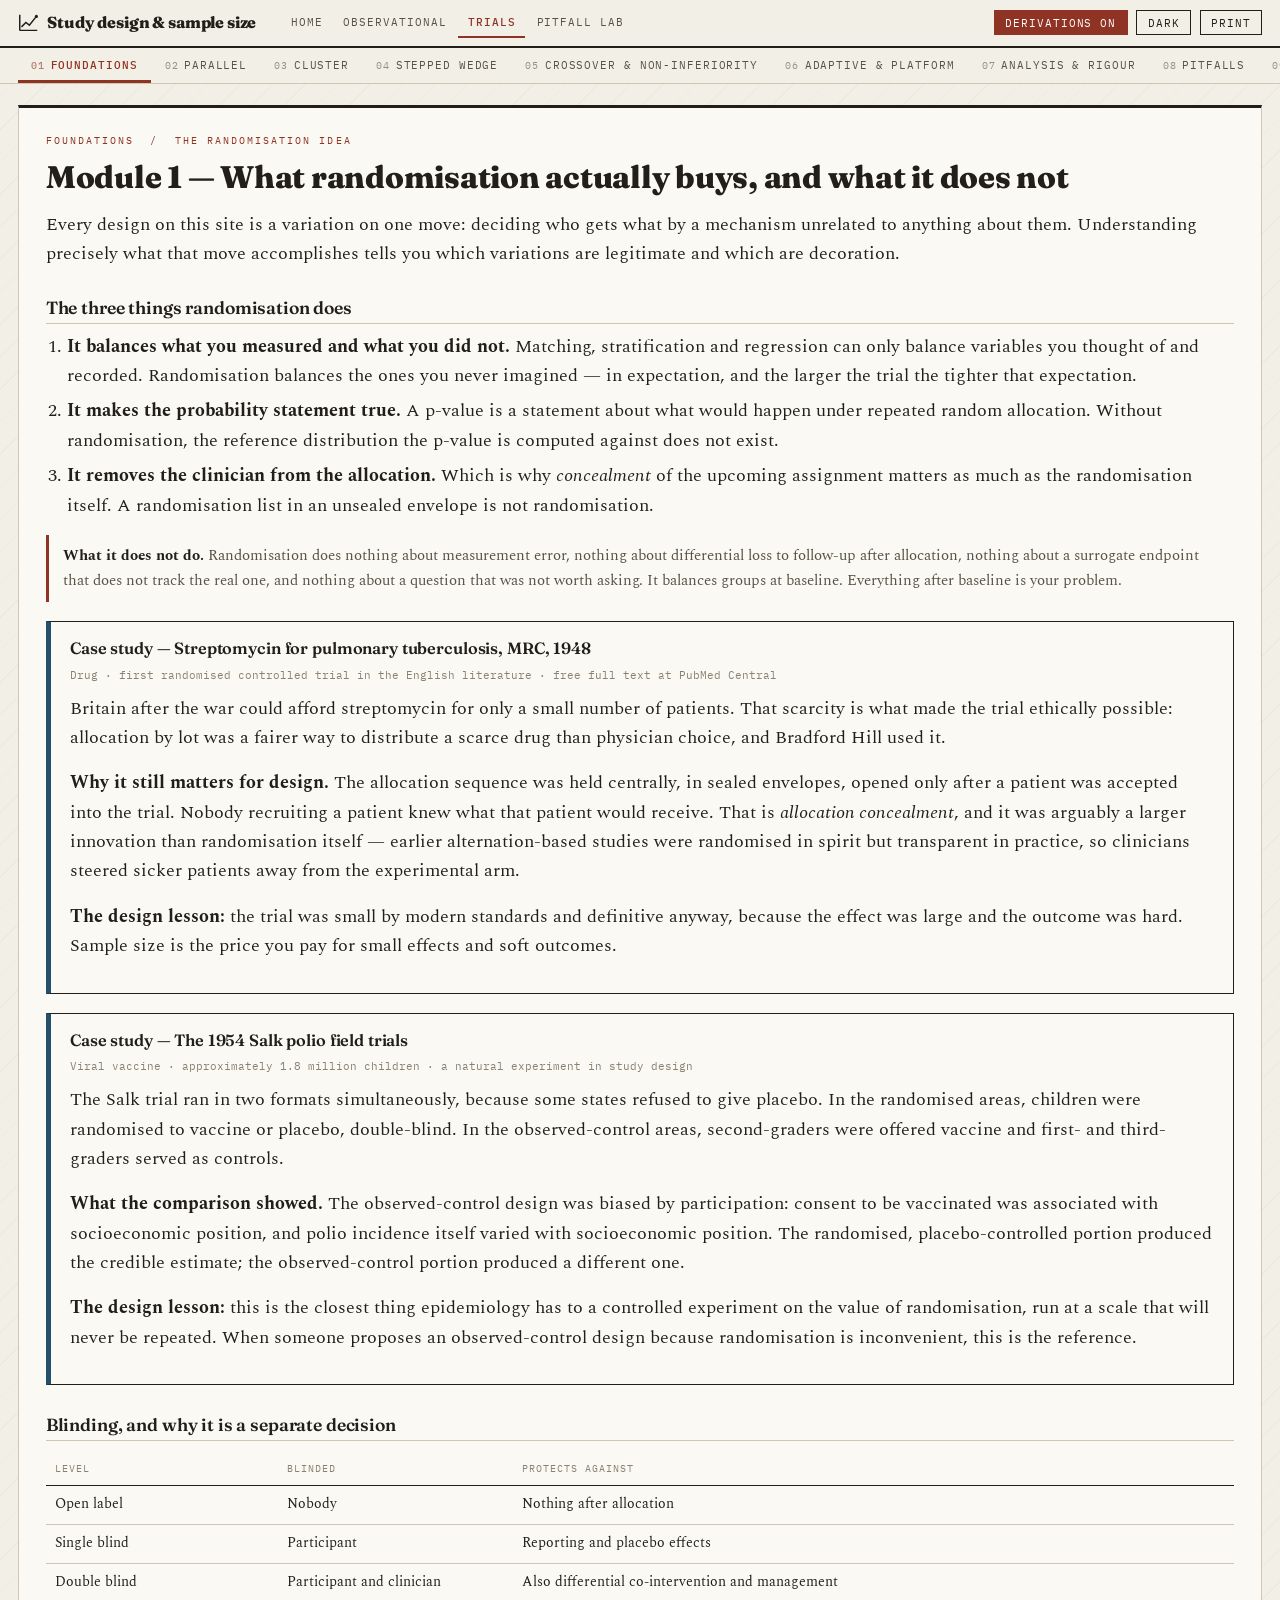
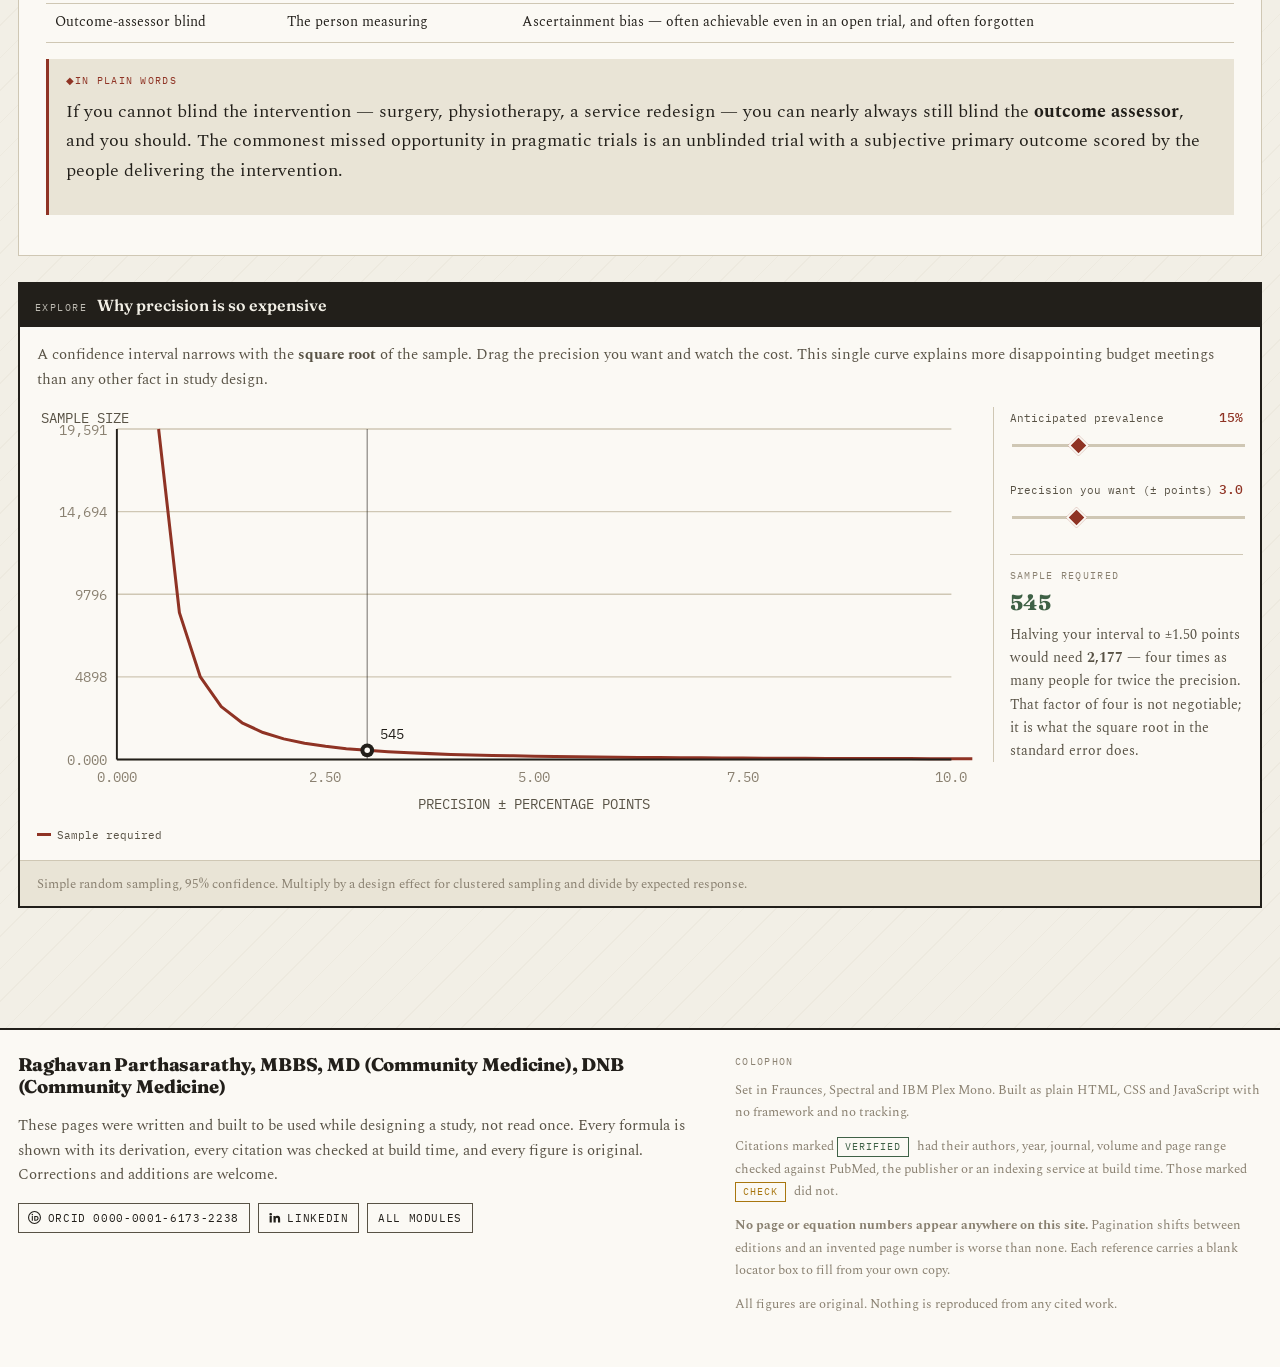
<file: trials.html>
<!DOCTYPE html>
<html lang="en">
<head>
<meta charset="utf-8">
<meta name="viewport" content="width=device-width, initial-scale=1">
<title>Clinical trial designs & sample size — Raghavan Parthasarathy</title>
<meta name="description" content="Parallel, cluster, stepped wedge, crossover, non-inferiority, adaptive and platform trials: design, sample size, analysis plans, case studies and interactive explorers.">
<meta name="author" content="Raghavan Parthasarathy">
<style>
@import url('https://fonts.googleapis.com/css2?family=Fraunces:opsz,wght@9..144,400;9..144,600;9..144,800&family=Spectral:ital,wght@0,300;0,400;0,600;1,400&family=IBM+Plex+Mono:wght@400;500&display=swap');
:root{
  --paper:#f2efe6; --card:#fbf9f4; --sunk:#e9e4d6; --rule:#cfc7b4;
  --ink:#221f1a; --ink2:#585245; --ink3:#8a8171;
  --ox:#8f3324; --sea:#24506b; --ochre:#a8760f; --moss:#3f6146; --plum:#5d3a63;
  --serif:'Spectral',Georgia,'Times New Roman',serif;
  --disp:'Fraunces','Spectral',Georgia,serif;
  --mono:'IBM Plex Mono',ui-monospace,Consolas,monospace;
}
html[data-theme="dark"]{
  --paper:#16150f; --card:#1d1c15; --sunk:#24221a; --rule:#3a3728;
  --ink:#ece7d8; --ink2:#a9a290; --ink3:#7d7666;
  --ox:#d97a63; --sea:#7fb2cf; --ochre:#d9ad4a; --moss:#87b593; --plum:#b795bd;
}
*{box-sizing:border-box}
html,body{overflow-x:hidden;max-width:100%}
body{margin:0;background:var(--paper);color:var(--ink);
  font-family:var(--serif);font-size:17.5px;line-height:1.68;
  background-image:repeating-linear-gradient(135deg,transparent 0 22px,color-mix(in srgb,var(--rule) 14%,transparent) 22px 23px);
  -webkit-font-smoothing:antialiased}
a{color:var(--ox);text-underline-offset:3px}
h1,h2,h3,h4{font-family:var(--disp);font-weight:600;line-height:1.18;margin:0 0 .45em;letter-spacing:-.008em}
h1{font-size:1.95rem;font-weight:800}
h2{font-size:1.35rem}
h3{font-size:1.1rem;margin-top:1.7em;padding-bottom:.2em;border-bottom:1px solid var(--rule)}
h4{font-size:.98rem;margin-top:1.3em;font-family:var(--serif);font-weight:600}
p{margin:0 0 .9em}
.kicker{font-family:var(--mono);font-size:.64rem;letter-spacing:.2em;text-transform:uppercase;color:var(--ox);display:block;margin-bottom:.6rem}

/* ---- masthead ---- */
.mast{position:sticky;top:0;z-index:60;background:var(--paper);border-bottom:2px solid var(--ink)}
.mast-in{max-width:1360px;margin:0 auto;padding:.5rem 1.1rem;display:flex;gap:.55rem;align-items:center;flex-wrap:wrap}
.logo{font-family:var(--disp);font-weight:800;font-size:1rem;letter-spacing:-.01em;display:flex;align-items:center;gap:.55rem;text-decoration:none;color:var(--ink)}
.logo .mk{width:21px;height:21px;flex:none}
.sitenav{display:flex;gap:.1rem;margin-left:1rem;margin-right:auto;flex-wrap:wrap}
.sitenav a{font-family:var(--mono);font-size:.68rem;letter-spacing:.09em;text-transform:uppercase;
  padding:.3rem .6rem;text-decoration:none;color:var(--ink2);border-bottom:2px solid transparent}
.sitenav a:hover{color:var(--ink)}
.sitenav a.here{color:var(--ox);border-bottom-color:var(--ox);font-weight:500}
.btn{background:transparent;color:var(--ink);border:1px solid var(--ink);border-radius:0;padding:.28rem .65rem;
  font-family:var(--mono);font-size:.66rem;letter-spacing:.09em;text-transform:uppercase;cursor:pointer;text-decoration:none;display:inline-block}
.btn:hover{background:var(--ink);color:var(--paper)}
.btn.on{background:var(--ox);border-color:var(--ox);color:#fff}

/* ---- tab bar ---- */
.tabbar{position:sticky;top:43px;z-index:55;background:var(--paper);border-bottom:1px solid var(--rule);overflow-x:auto}
.tabbar-in{max-width:1360px;margin:0 auto;padding:0 1.1rem;display:flex;gap:0;white-space:nowrap}
.tab{background:transparent;border:0;border-bottom:3px solid transparent;color:var(--ink2);
  padding:.65rem .85rem .5rem;font-family:var(--mono);font-size:.7rem;letter-spacing:.08em;
  text-transform:uppercase;cursor:pointer;position:relative}
.tab:hover{color:var(--ink)}
.tab.on{color:var(--ox);border-bottom-color:var(--ox);font-weight:500}
.tab .n{font-size:.62rem;opacity:.6;margin-right:.35rem}
.tabpanel{display:none}
.tabpanel.on{display:block}

.shell{max-width:1360px;margin:0 auto;padding:1.3rem 1.1rem 4rem}
section{background:var(--card);border:1px solid var(--rule);border-top:3px solid var(--ink);
  padding:1.5rem 1.7rem;margin-bottom:1.6rem;scroll-margin-top:96px}
@media(max-width:600px){section{padding:1.05rem .9rem}}

/* ---- depth layers ---- */
.deep{border-left:3px double var(--sea);padding:.2rem 0 .2rem 1rem;margin:1rem 0;color:var(--ink2)}
.deep::before{content:"\2198 Derivation & provenance";display:block;font-family:var(--mono);font-size:.62rem;
  letter-spacing:.13em;text-transform:uppercase;color:var(--sea);margin-bottom:.45rem}
body.plain .deep{display:none}
.plainbox{background:var(--sunk);border-left:3px solid var(--ox);padding:.9rem 1.05rem;margin:1rem 0}
.plainbox::before{content:"\25C6 In plain words";display:block;font-family:var(--mono);font-size:.62rem;
  letter-spacing:.13em;text-transform:uppercase;color:var(--ox);margin-bottom:.45rem}

/* ---- maths ---- */
.eq{background:var(--sunk);border-top:1px solid var(--ink);border-bottom:1px solid var(--ink);
  padding:1rem 1.1rem;margin:1rem 0;overflow-x:auto;font-size:1.05rem}
.eq .lbl{font-family:var(--mono);font-size:.61rem;letter-spacing:.13em;text-transform:uppercase;color:var(--ink3);margin-bottom:.5rem}
.m{font-style:italic;font-family:'Spectral',Georgia,serif}
.frac{display:inline-flex;flex-direction:column;vertical-align:middle;text-align:center;margin:0 .22em}
.frac>span{padding:0 .35em}
.frac>span:first-child{border-bottom:1.2px solid currentColor;padding-bottom:.1em}
.frac>span:last-child{padding-top:.1em}
.rad{border-top:1.2px solid currentColor;padding:.05em .2em 0 .1em;margin-left:-.1em}
.paren{font-size:1.35em;vertical-align:-.12em}
sub,sup{font-size:.68em}

table{width:100%;border-collapse:collapse;font-size:.89rem;display:block;overflow-x:auto;margin:.8rem 0}
@media(min-width:640px){table{display:table}}
th,td{text-align:left;padding:.45rem .6rem;border-bottom:1px solid var(--rule);vertical-align:top}
tr:first-child th{border-bottom:1.5px solid var(--ink)}
th{color:var(--ink3);font-weight:400;font-family:var(--mono);font-size:.63rem;letter-spacing:.1em;text-transform:uppercase;white-space:nowrap}
td.num{text-align:right;font-variant-numeric:tabular-nums;font-family:var(--mono);font-size:.86rem}
tr.hl td{background:color-mix(in srgb,var(--ochre) 16%,transparent)}

.note{border-left:3px solid var(--ochre);padding:.55rem .9rem;font-size:.92rem;margin:.9rem 0;color:var(--ink2)}
.note.bad{border-left-color:var(--ox)}
.note.good{border-left-color:var(--moss)}
.note b,.note strong{color:var(--ink)}
ul,ol{margin:.35rem 0 .95rem;padding-left:1.3rem}
li{margin-bottom:.38rem}
.pill{display:inline-block;font-family:var(--mono);font-size:.6rem;letter-spacing:.1em;text-transform:uppercase;
  border:1px solid var(--rule);padding:.06rem .45rem;color:var(--ink3);margin-right:.3rem;white-space:nowrap}
.pill.ok{color:var(--moss);border-color:var(--moss)}
.pill.check{color:var(--ochre);border-color:var(--ochre)}

.cs{border:1px solid var(--ink);border-left:5px solid var(--sea);padding:1.05rem 1.2rem;margin:1.2rem 0;background:var(--card)}
.cs h4{margin-top:0;font-family:var(--disp);font-size:1.02rem}
.cs .meta{font-family:var(--mono);font-size:.68rem;color:var(--ink3);margin-bottom:.6rem}

/* ---- calculators ---- */
.calc{border:1px dashed var(--ink2);padding:1rem 1.1rem;margin:1.2rem 0;background:var(--sunk)}
.calc h4{margin:0 0 .7rem;font-family:var(--mono);font-size:.7rem;letter-spacing:.13em;text-transform:uppercase;color:var(--ox)}
.row{display:grid;grid-template-columns:repeat(auto-fit,minmax(148px,1fr));gap:.5rem .9rem}
label{display:block;font-size:.75rem;color:var(--ink2);margin-bottom:.12rem;font-family:var(--mono)}
input,select{background:var(--card);border:1px solid var(--ink2);color:var(--ink);border-radius:0;
  padding:.32rem .45rem;font-family:var(--mono);font-size:.88rem;width:100%}
input:focus,select:focus{outline:2px solid var(--ox);outline-offset:-2px}
.fieldc{margin-bottom:.5rem}
.out{margin-top:.8rem;padding-top:.8rem;border-top:1px solid var(--ink2);font-size:.92rem}
.big{font-family:var(--disp);font-size:1.6rem;font-weight:800;color:var(--ox);line-height:1.15}

/* ---- explorer ---- */
.xp{border:2px solid var(--ink);margin:1.5rem 0;background:var(--card)}
.xp-head{background:var(--ink);color:var(--paper);padding:.5rem .95rem;display:flex;align-items:baseline;gap:.6rem;flex-wrap:wrap}
.xp-head .tag{font-family:var(--mono);font-size:.6rem;letter-spacing:.16em;text-transform:uppercase;opacity:.75}
.xp-head .ttl{font-family:var(--disp);font-weight:600;font-size:1rem}
.xp-body{padding:1rem 1.1rem}
.xp-blurb{font-size:.93rem;color:var(--ink2);margin-bottom:.9rem}
.xp-grid{display:grid;grid-template-columns:minmax(0,1fr) 250px;gap:1.2rem;align-items:start}
@media(max-width:820px){.xp-grid{grid-template-columns:1fr}}
.xp-ctrl{border-left:1px solid var(--rule);padding-left:1rem}
@media(max-width:820px){.xp-ctrl{border-left:0;padding-left:0;border-top:1px solid var(--rule);padding-top:.8rem}}
.sl{margin-bottom:.85rem}
.sl .lab{display:flex;justify-content:space-between;align-items:baseline;font-family:var(--mono);font-size:.7rem;color:var(--ink2);margin-bottom:.2rem}
.sl .lab b{color:var(--ox);font-size:.82rem;font-weight:500}
input[type=range]{-webkit-appearance:none;appearance:none;width:100%;height:22px;background:transparent;padding:0;border:0}
input[type=range]:focus{outline:none}
input[type=range]::-webkit-slider-runnable-track{height:3px;background:var(--rule)}
input[type=range]::-moz-range-track{height:3px;background:var(--rule)}
input[type=range]::-webkit-slider-thumb{-webkit-appearance:none;width:15px;height:15px;background:var(--ox);
  border:2px solid var(--card);margin-top:-6px;cursor:pointer;border-radius:0;transform:rotate(45deg)}
input[type=range]::-moz-range-thumb{width:13px;height:13px;background:var(--ox);border:2px solid var(--card);cursor:pointer;border-radius:0}
.xp-read{font-size:.9rem;border-top:1px solid var(--rule);margin-top:1rem;padding-top:.8rem}
.xp-read .hd{font-family:var(--mono);font-size:.62rem;letter-spacing:.13em;text-transform:uppercase;color:var(--ink3);margin-bottom:.35rem}
.xp-v{font-family:var(--disp);font-size:1.35rem;font-weight:800;line-height:1.2}
.xp-v.good{color:var(--moss)} .xp-v.warn{color:var(--ochre)} .xp-v.bad{color:var(--ox)}
.xp svg{width:100%;height:auto;display:block;background:var(--card)}
.xp-key{display:flex;gap:1rem;flex-wrap:wrap;font-family:var(--mono);font-size:.66rem;color:var(--ink2);margin-top:.4rem}
.xp-key i{display:inline-block;width:14px;height:3px;margin-right:.35rem;vertical-align:.22em}
.xp-foot{font-size:.83rem;color:var(--ink3);padding:.7rem 1.1rem;border-top:1px solid var(--rule);background:var(--sunk)}

figure{margin:1.2rem 0;padding:0}
figure svg{width:100%;height:auto;display:block;background:var(--card);border:1px solid var(--rule)}
figcaption{font-size:.8rem;color:var(--ink2);margin-top:.4rem;font-style:italic}
figcaption b{font-style:normal;font-family:var(--mono);font-size:.66rem;letter-spacing:.1em;text-transform:uppercase;color:var(--ox);font-weight:400}
svg.spark{width:100%;height:auto;max-width:640px;margin-top:.5rem;background:var(--card);border:1px solid var(--rule)}

.ref{border-bottom:1px solid var(--rule);padding:.7rem 0;font-size:.87rem}
.ref:last-of-type{border-bottom:0}
.ref .loc{display:flex;gap:.4rem;align-items:center;margin-top:.35rem;flex-wrap:wrap}
.ref .loc input{max-width:250px;font-size:.76rem;padding:.18rem .35rem}
.ref .lk{font-family:var(--mono);font-size:.68rem}
.gl{border-bottom:1px solid var(--rule);padding:.55rem 0}
.gl .sym{font-family:'Spectral',Georgia,serif;font-style:italic;font-size:1.15rem;margin-right:.55rem;color:var(--ox)}

/* ---- author / colophon ---- */
.author{border-top:2px solid var(--ink);background:var(--card);margin-top:2rem}
.author-in{max-width:1360px;margin:0 auto;padding:1.5rem 1.1rem 2.5rem;
  display:grid;grid-template-columns:minmax(0,1.3fr) minmax(0,1fr);gap:2rem}
@media(max-width:760px){.author-in{grid-template-columns:1fr;gap:1.2rem}}
.author h3{margin-top:0;border-bottom:0;font-size:1.15rem;font-family:var(--disp);font-weight:800}
.author .role{font-size:.9rem;color:var(--ink2);margin-bottom:.15rem}
.author .links{display:flex;gap:.5rem;flex-wrap:wrap;margin-top:.9rem}
.author .links a{font-family:var(--mono);font-size:.68rem;letter-spacing:.06em;text-transform:uppercase;
  border:1px solid var(--ink2);padding:.32rem .6rem;text-decoration:none;color:var(--ink);display:inline-flex;align-items:center;gap:.4rem}
.author .links a:hover{background:var(--ink);color:var(--paper);border-color:var(--ink)}
.author .links a svg{width:13px;height:13px}
.author .colo{font-size:.83rem;color:var(--ink3)}
.foot{max-width:1360px;margin:0 auto;padding:1rem 1.1rem 2.5rem;color:var(--ink3);font-size:.78rem}

/* ---- home ---- */
.hero{padding:2.6rem 0 1.6rem;border-bottom:2px solid var(--ink);margin-bottom:1.8rem}
.hero h1{font-size:2.7rem;max-width:20ch;margin-bottom:.35rem}
@media(max-width:600px){.hero h1{font-size:1.9rem}}
.hero .sub{font-size:1.12rem;color:var(--ink2);max-width:62ch}
.cards{display:grid;grid-template-columns:repeat(auto-fit,minmax(290px,1fr));gap:1.2rem;margin:1.5rem 0}
.card2{border:1px solid var(--rule);border-top:3px solid var(--ox);background:var(--card);padding:1.2rem 1.3rem;text-decoration:none;color:var(--ink);display:block}
.card2:hover{border-top-color:var(--ink);box-shadow:4px 4px 0 var(--rule)}
.card2 h3{margin-top:0;border-bottom:0;font-family:var(--disp);font-weight:800}
.card2 .cnt{font-family:var(--mono);font-size:.66rem;letter-spacing:.1em;text-transform:uppercase;color:var(--ink3);margin-top:.7rem}
.card2 ul{font-size:.9rem;color:var(--ink2);margin-bottom:0}

@media print{.mast,.tabbar,.xp-ctrl{display:none!important}.tabpanel{display:block!important}body{background-image:none}body.plain .deep{display:block}}

</style>
</head>
<body>
<div id="chrome"></div>
<div class="tabbar"><div class="tabbar-in" id="tabbar"></div></div>
<div class="shell" id="panes"></div>
<div id="author"></div>
<script>
/* ============================================================
   Shared core — statistics, tabs, explorer framework, chrome
   ============================================================ */
function pnorm(x){
  if(!isFinite(x)) return x>0?1:0;
  var z=Math.abs(x),c;
  if(z>37) c=0; else{
    var e=Math.exp(-z*z/2);
    if(z<7.07106781186547){
      var b=3.52624965998911e-2*z+0.700383064443688;
      b=b*z+6.37396220353165;b=b*z+33.912866078383;b=b*z+112.079291497871;
      b=b*z+221.213596169931;b=b*z+220.206867912376;
      var d=8.83883476483184e-2*z+1.75566716318264;
      d=d*z+16.064177579207;d=d*z+86.7807322029461;d=d*z+296.564248779674;
      d=d*z+637.333633378831;d=d*z+793.826512519948;d=d*z+440.413735824752;
      c=e*b/d;
    } else { var f=z+0.65;f=z+4/f;f=z+3/f;f=z+2/f;f=z+1/f;c=e/(f*2.506628274631); }
  }
  return x>0?1-c:c;
}
function qnorm(p){
  if(p<=0||p>=1) return p<=0?-Infinity:Infinity;
  var a=[-3.969683028665376e+01,2.209460984245205e+02,-2.759285104469687e+02,1.383577518672690e+02,-3.066479806614716e+01,2.506628277459239e+00],
      b=[-5.447609879822406e+01,1.615858368580409e+02,-1.556989798598866e+02,6.680131188771972e+01,-1.328068155288572e+01],
      c=[-7.784894002430293e-03,-3.223964580411365e-01,-2.400758277161838e+00,-2.549732539343734e+00,4.374664141464968e+00,2.938163982698783e+00],
      d=[7.784695709041462e-03,3.224671290700398e-01,2.445134137142996e+00,3.754408661907416e+00],pl=0.02425,q,r,x;
  if(p<pl){q=Math.sqrt(-2*Math.log(p));x=(((((c[0]*q+c[1])*q+c[2])*q+c[3])*q+c[4])*q+c[5])/((((d[0]*q+d[1])*q+d[2])*q+d[3])*q+1);}
  else if(p<=1-pl){q=p-0.5;r=q*q;x=(((((a[0]*r+a[1])*r+a[2])*r+a[3])*r+a[4])*r+a[5])*q/(((((b[0]*r+b[1])*r+b[2])*r+b[3])*r+b[4])*r+1);}
  else {q=Math.sqrt(-2*Math.log(1-p));x=-(((((c[0]*q+c[1])*q+c[2])*q+c[3])*q+c[4])*q+c[5])/((((d[0]*q+d[1])*q+d[2])*q+d[3])*q+1);}
  var e=pnorm(x)-p,u=e*Math.sqrt(2*Math.PI)*Math.exp(x*x/2);
  return x-u/(1+x*u/2);
}
var sq=function(x){return x*x;};
var $=function(s,r){return (r||document).querySelector(s);};
var $$=function(s,r){return Array.prototype.slice.call((r||document).querySelectorAll(s));};
var esc=function(s){return String(s).replace(/&/g,'&amp;').replace(/</g,'&lt;').replace(/>/g,'&gt;');};
var num=function(x){return Math.ceil(x-1e-9).toLocaleString();};
function val(id){var e=document.getElementById(id);return e?parseFloat(e.value):NaN;}
function wire(ids,fn){ids.forEach(function(i){var e=document.getElementById(i);if(e){e.oninput=fn;e.onchange=fn;}});fn();}
function twoProp(p1,p2,k,alpha,power,cc){
  var dlt=Math.abs(p1-p2); if(dlt<1e-12||!(p1>0&&p1<1&&p2>0&&p2<1)) return null;
  var za=qnorm(1-alpha/2), zb=qnorm(power), pb=(p2+k*p1)/(1+k);
  var n=sq(za*Math.sqrt((1+1/k)*pb*(1-pb))+zb*Math.sqrt(p2*(1-p2)+p1*(1-p1)/k))/sq(dlt);
  if(cc) n=n/4*sq(1+Math.sqrt(1+2*(1+1/k)/(n*dlt)));
  return n;
}

/* ============================================================
   Author identity — edit these four lines to update everywhere
   ============================================================ */
var AUTHOR={
  name:"Raghavan Parthasarathy",
  creds:"MBBS, MD (Community Medicine), DNB (Community Medicine)",
  roles:[],
  orcid:"0000-0001-6173-2238",
  linkedin:"https://www.linkedin.com/in/raghavan-parthasarathy-2786a9b9/"
};
function authorBlock(){
  var A=(typeof AUTHOR==='object'&&AUTHOR)?AUTHOR:{};
  var name=A.name||'', creds=A.creds||'';
  var roles=Array.isArray(A.roles)?A.roles:(A.roles?[A.roles]:[]);
  var orcid=A.orcid||'', li=A.linkedin||'';
  var liBad=/REPLACE-WITH|your-actual-handle/i.test(li);
  var links='';
  if(orcid) links+='<a href="https://orcid.org/'+orcid+'" target="_blank" rel="noopener">'+
    '<svg viewBox="0 0 24 24" fill="currentColor"><circle cx="12" cy="12" r="11" fill="none" stroke="currentColor" stroke-width="2"/><rect x="7" y="9" width="2" height="9"/><circle cx="8" cy="6.6" r="1.3"/><path d="M11.5 9h3.6a4.5 4.5 0 0 1 0 9H11.5V9zm2 2v5h1.5a2.5 2.5 0 0 0 0-5H13.5z"/></svg>'+
    'ORCID '+esc(orcid)+'</a>';
  if(li) links+='<a href="'+li+'" target="_blank" rel="noopener"'+
    (liBad?' style="border-style:dashed;opacity:.75" title="Replace the placeholder handle in assets/core.js"':'')+'>'+
    '<svg viewBox="0 0 24 24" fill="currentColor"><path d="M4.98 3.5a2.5 2.5 0 1 1 0 5 2.5 2.5 0 0 1 0-5zM3 9h4v12H3zM10 9h3.8v1.7h.05c.53-.95 1.83-1.95 3.77-1.95 4.03 0 4.78 2.5 4.78 5.76V21h-4v-5.6c0-1.33-.03-3.05-1.9-3.05-1.9 0-2.2 1.45-2.2 2.95V21h-4z"/></svg>'+
    'LinkedIn'+(liBad?' (set URL)':'')+'</a>';
  links+='<a href="index.html">All modules</a>';
  return '<div class="author"><div class="author-in">'+
   '<div><h3>'+esc(name)+(creds?', '+esc(creds):'')+'</h3>'+
   roles.map(function(r){return '<div class="role">'+esc(r)+'</div>';}).join('')+
   '<p style="margin-top:.8rem;font-size:.92rem;color:var(--ink2)">These pages were written and built to be used while designing a study, not read once. '+
   'Every formula is shown with its derivation, every citation was checked at build time, and every figure is original. '+
   'Corrections and additions are welcome.</p>'+
   '<div class="links">'+links+'</div></div>'+
   '<div class="colo"><div style="font-family:var(--mono);font-size:.62rem;letter-spacing:.13em;text-transform:uppercase;color:var(--ink3);margin-bottom:.5rem">Colophon</div>'+
   '<p>Set in Fraunces, Spectral and IBM Plex Mono. Built as plain HTML, CSS and JavaScript with no framework and no tracking.</p>'+
   '<p>Citations marked <span class="pill ok">verified</span> had their authors, year, journal, volume and page range checked against PubMed, the publisher or an indexing service at build time. Those marked <span class="pill check">check</span> did not.</p>'+
   '<p><b>No page or equation numbers appear anywhere on this site.</b> Pagination shifts between editions and an invented page number is worse than none. Each reference carries a blank locator box to fill from your own copy.</p>'+
   '<p>All figures are original. Nothing is reproduced from any cited work.</p></div>'+
   '</div></div>';
}

/* ============================================================
   Chrome: masthead, theme, depth toggle
   ============================================================ */
function chrome(page){
  var nav=[['index.html','Home','home'],['observational.html','Observational','obs'],
           ['trials.html','Trials','tri'],['toolkit.html','Pitfall lab','lab']];
  return '<div class="mast"><div class="mast-in">'+
   '<a class="logo" href="index.html">'+
   '<svg class="mk" viewBox="0 0 24 24" fill="none" stroke="currentColor" stroke-width="1.7"><path d="M2 21 L2 3 M2 21 L22 21"/><path d="M4 17 L9 12 L13 15 L21 5" stroke="currentColor"/><circle cx="21" cy="5" r="1.8" fill="currentColor" stroke="none"/></svg>'+
   'Study design &amp; sample size</a>'+
   '<nav class="sitenav">'+nav.map(function(n){
      return '<a href="'+n[0]+'"'+(n[2]===page?' class="here"':'')+'>'+n[1]+'</a>';}).join('')+'</nav>'+
   '<button class="btn on" id="depthBtn">Derivations on</button>'+
   '<button class="btn" id="themeBtn">Dark</button>'+
   '<button class="btn" onclick="window.print()">Print</button>'+
   '</div></div>';
}
function initChrome(){
  var t=$('#themeBtn'); if(t) t.onclick=function(){
    var m=document.documentElement.getAttribute('data-theme')==='dark'?'light':'dark';
    document.documentElement.setAttribute('data-theme',m);
    try{localStorage.setItem('sds-theme',m);}catch(e){}
    this.textContent=m==='dark'?'Light':'Dark';
    XP.redrawAll();
  };
  var d=$('#depthBtn'); if(d) d.onclick=function(){
    var plain=document.body.classList.toggle('plain');
    this.textContent=plain?'Derivations off':'Derivations on';
    this.classList.toggle('on',!plain);
  };
  try{ var saved=localStorage.getItem('sds-theme');
    if(saved==='dark'){document.documentElement.setAttribute('data-theme','dark'); if(t) t.textContent='Light';}
  }catch(e){}
}

/* ============================================================
   Tabs
   ============================================================ */
function buildTabs(TABS, SECTIONS, EXPLORERS){
  var byId={}; SECTIONS.forEach(function(s){byId[s.id]=s;});
  var bar='', panes='';
  TABS.forEach(function(t,i){
    bar+='<button class="tab'+(i===0?' on':'')+'" data-t="'+t.key+'"><span class="n">'+
         String(i+1).padStart(2,'0')+'</span>'+esc(t.label)+'</button>';
    var inner='';
    t.sections.forEach(function(sid){
      var s=byId[sid]; if(!s) return;
      inner+='<section id="'+s.id+'"><span class="kicker">'+esc(t.label)+' &nbsp;/&nbsp; '+esc(s.nav)+'</span><h1>'+s.title+'</h1>'+s.html+'</section>';
    });
    (EXPLORERS||[]).filter(function(x){return x.tab===t.key;}).forEach(function(x){
      inner+='<div class="xp" id="xp-'+x.id+'"></div>';
    });
    panes+='<div class="tabpanel'+(i===0?' on':'')+'" data-t="'+t.key+'">'+inner+'</div>';
  });
  $('#tabbar').innerHTML=bar;
  $('#panes').innerHTML=panes;
  $$('.tab').forEach(function(b){
    b.onclick=function(){
      $$('.tab').forEach(function(x){x.classList.toggle('on',x===b);});
      $$('.tabpanel').forEach(function(p){p.classList.toggle('on',p.dataset.t===b.dataset.t);});
      history.replaceState(null,'','#'+b.dataset.t);
      window.scrollTo({top:0,behavior:'instant'});
      XP.redrawAll();
    };
  });
  var h=(location.hash||'').replace('#','');
  if(h){
    var hit=$$('.tab').filter(function(b){return b.dataset.t===h;})[0];
    if(hit) hit.click();
    else { var sec=document.getElementById(h);
      if(sec){ var pane=sec.closest('.tabpanel');
        if(pane){ var tb=$$('.tab').filter(function(b){return b.dataset.t===pane.dataset.t;})[0];
          if(tb){tb.click(); setTimeout(function(){sec.scrollIntoView();},60);} } } }
  }
}

/* ============================================================
   Explorer framework — sliders driving a live SVG plot
   ============================================================ */
var XP=(function(){
  var reg=[];
  function css(v){ return getComputedStyle(document.documentElement).getPropertyValue(v).trim()||'#888'; }
  function fmtNum(x){
    if(!isFinite(x)) return '—';
    var a=Math.abs(x);
    if(a>=10000) return Math.round(x).toLocaleString();
    if(a>=100) return x.toFixed(0);
    if(a>=10) return x.toFixed(1);
    if(a>=1) return x.toFixed(2);
    return x.toFixed(3);
  }
  function plot(spec,res){
    var narrow=(window.innerWidth||900)<760;
    var W=narrow?430:680, H=narrow?250:300, L=narrow?46:58, R=narrow?10:16, T=16, B=narrow?40:44;
    var FS=narrow?12.5:10, FL=narrow?13:10.5;
    var xs=[],ys=[];
    res.series.forEach(function(s){ s.pts.forEach(function(p){xs.push(p[0]);ys.push(p[1]);}); });
    if(!xs.length) return '<div class="note bad">No plottable values at these settings.</div>';
    var x0=(res.xMin!==undefined)?res.xMin:Math.min.apply(null,xs);
    var x1=(res.xMax!==undefined)?res.xMax:Math.max.apply(null,xs);
    var y0=(res.yMin!==undefined)?res.yMin:Math.min.apply(null,ys);
    var y1=(res.yMax!==undefined)?res.yMax:Math.max.apply(null,ys);
    if(y1<=y0) y1=y0+1;
    if(x1<=x0) x1=x0+1;
    var SX=function(x){return L+(x-x0)/(x1-x0)*(W-L-R);};
    var SY=function(y){return H-B-(y-y0)/(y1-y0)*(H-B-T);};
    var s='<svg viewBox="0 0 '+W+' '+H+'" xmlns="http://www.w3.org/2000/svg" role="img">';
    /* gridlines */
    for(var g=0;g<=4;g++){
      var yv=y0+(y1-y0)*g/4, xv=x0+(x1-x0)*g/4;
      s+='<line x1="'+L+'" y1="'+SY(yv).toFixed(1)+'" x2="'+(W-R)+'" y2="'+SY(yv).toFixed(1)+'" stroke="'+css('--rule')+'" stroke-width="1"/>';
      s+='<text x="'+(L-7)+'" y="'+(SY(yv)+4).toFixed(1)+'" text-anchor="end" font-size="'+FS+'" fill="'+css('--ink3')+'" font-family="IBM Plex Mono,monospace">'+(res.yFmt?res.yFmt(yv):fmtNum(yv))+'</text>';
      s+='<text x="'+SX(xv).toFixed(1)+'" y="'+(H-B+16)+'" text-anchor="middle" font-size="'+FS+'" fill="'+css('--ink3')+'" font-family="IBM Plex Mono,monospace">'+(res.xFmt?res.xFmt(xv):fmtNum(xv))+'</text>';
    }
    /* reference bands / lines */
    (res.rules||[]).forEach(function(r){
      if(r.y!==undefined && r.y>=y0 && r.y<=y1)
        s+='<line x1="'+L+'" y1="'+SY(r.y).toFixed(1)+'" x2="'+(W-R)+'" y2="'+SY(r.y).toFixed(1)+'" stroke="'+css(r.color||'--ink3')+'" stroke-width="1.4" stroke-dasharray="5 4"/>'+
           '<text x="'+(W-R-4)+'" y="'+(SY(r.y)-5).toFixed(1)+'" text-anchor="end" font-size="'+FS+'" fill="'+css(r.color||'--ink3')+'" font-family="IBM Plex Mono,monospace">'+esc(r.lab||'')+'</text>';
      if(r.x!==undefined && r.x>=x0 && r.x<=x1)
        s+='<line x1="'+SX(r.x).toFixed(1)+'" y1="'+T+'" x2="'+SX(r.x).toFixed(1)+'" y2="'+(H-B)+'" stroke="'+css(r.color||'--ink3')+'" stroke-width="1.4" stroke-dasharray="5 4"/>';
    });
    /* series */
    res.series.forEach(function(ser){
      var d=ser.pts.filter(function(p){return isFinite(p[1]);})
        .map(function(p,i){return (i?'L':'M')+SX(p[0]).toFixed(1)+','+Math.max(T-30,Math.min(H-B+30,SY(p[1]))).toFixed(1);}).join(' ');
      s+='<path d="'+d+'" fill="none" stroke="'+css(ser.color||'--ox')+'" stroke-width="'+(ser.w||2.2)+'"'+
         (ser.dash?' stroke-dasharray="6 4"':'')+' stroke-linejoin="round"/>';
    });
    /* current-value marker */
    (res.marks||[]).forEach(function(mk){
      if(mk.x<x0||mk.x>x1) return;
      var cy=Math.max(T,Math.min(H-B,SY(mk.y)));
      s+='<line x1="'+SX(mk.x).toFixed(1)+'" y1="'+T+'" x2="'+SX(mk.x).toFixed(1)+'" y2="'+(H-B)+'" stroke="'+css('--ink')+'" stroke-width="1" opacity="0.45"/>'+
         '<circle cx="'+SX(mk.x).toFixed(1)+'" cy="'+cy.toFixed(1)+'" r="5" fill="'+css('--ink')+'"/>'+
         '<circle cx="'+SX(mk.x).toFixed(1)+'" cy="'+cy.toFixed(1)+'" r="2" fill="'+css('--card')+'"/>';
      if(mk.lab) s+='<text x="'+(SX(mk.x)+9).toFixed(1)+'" y="'+(cy-8).toFixed(1)+'" font-size="'+FL+'" fill="'+css('--ink')+'" font-family="IBM Plex Mono,monospace">'+esc(mk.lab)+'</text>';
    });
    s+='<line x1="'+L+'" y1="'+(H-B)+'" x2="'+(W-R)+'" y2="'+(H-B)+'" stroke="'+css('--ink')+'" stroke-width="1.4"/>';
    s+='<line x1="'+L+'" y1="'+T+'" x2="'+L+'" y2="'+(H-B)+'" stroke="'+css('--ink')+'" stroke-width="1.4"/>';
    s+='<text x="'+((L+W-R)/2)+'" y="'+(H-8)+'" text-anchor="middle" font-size="'+FL+'" fill="'+css('--ink2')+'" font-family="IBM Plex Mono,monospace">'+esc(res.xLab||'')+'</text>';
    s+='<text x="3" y="'+(FL+1)+'" font-size="'+FL+'" fill="'+css('--ink2')+'" font-family="IBM Plex Mono,monospace">'+esc(res.yLab||'')+'</text>';
    s+='</svg>';
    var key=res.series.filter(function(x){return x.name;}).map(function(x){
      return '<span><i style="background:'+css(x.color||'--ox')+'"></i>'+esc(x.name)+'</span>';}).join('');
    return s+(key?'<div class="xp-key">'+key+'</div>':'');
  }
  function render(spec){
    var host=document.getElementById('xp-'+spec.id); if(!host) return;
    var v={}; spec.sliders.forEach(function(s){v[s.k]=(spec._v&&spec._v[s.k]!==undefined)?spec._v[s.k]:s.def;});
    spec._v=v;
    var ctrl=spec.sliders.map(function(s){
      return '<div class="sl"><div class="lab"><span>'+esc(s.lab)+'</span><b id="lv-'+spec.id+'-'+s.k+'">'+
        (s.fmt?s.fmt(v[s.k]):v[s.k])+'</b></div>'+
        '<input type="range" id="sl-'+spec.id+'-'+s.k+'" min="'+s.min+'" max="'+s.max+'" step="'+s.step+'" value="'+v[s.k]+'"></div>';
    }).join('');
    host.innerHTML='<div class="xp-head"><span class="tag">Explore</span><span class="ttl">'+esc(spec.title)+'</span></div>'+
      '<div class="xp-body"><div class="xp-blurb">'+spec.blurb+'</div>'+
      '<div class="xp-grid"><div id="pl-'+spec.id+'"></div>'+
      '<div class="xp-ctrl">'+ctrl+'<div class="xp-read" id="rd-'+spec.id+'"></div></div></div></div>'+
      (spec.foot?'<div class="xp-foot">'+spec.foot+'</div>':'');
    spec.sliders.forEach(function(s){
      var el=document.getElementById('sl-'+spec.id+'-'+s.k);
      el.oninput=function(){
        spec._v[s.k]=parseFloat(el.value);
        document.getElementById('lv-'+spec.id+'-'+s.k).textContent=s.fmt?s.fmt(spec._v[s.k]):spec._v[s.k];
        draw(spec);
      };
    });
    draw(spec);
  }
  function draw(spec){
    var res;
    try{ res=spec.compute(spec._v); }catch(e){ res=null; }
    var pl=document.getElementById('pl-'+spec.id), rd=document.getElementById('rd-'+spec.id);
    if(!pl) return;
    if(!res||res.error){
      var msg=(res&&res.error)?res.error:'Those settings are outside the range this model can represent.';
      pl.innerHTML='<div class="note bad" style="margin:0">'+msg+'</div>';
      if(rd) rd.innerHTML='<div class="hd">Not computable</div><div class="xp-v warn">\u2014</div>'+
        '<div style="margin-top:.45rem;color:var(--ink2);font-size:.86rem">Move a slider back into a feasible range.</div>';
      return;
    }
    pl.innerHTML=plot(spec,res);
    if(rd) rd.innerHTML='<div class="hd">'+esc(res.readHead||'At these settings')+'</div>'+
      '<div class="xp-v '+(res.verdict||'')+'">'+res.readValue+'</div>'+
      '<div style="margin-top:.45rem;color:var(--ink2);font-size:.86rem">'+res.readNote+'</div>';
  }
  var rz=null;
  window.addEventListener('resize',function(){
    clearTimeout(rz);
    rz=setTimeout(function(){ reg.forEach(function(sp){ if(document.getElementById('pl-'+sp.id)) draw(sp); }); },220);
  });
  return {
    add:function(spec){reg.push(spec);},
    renderAll:function(){reg.forEach(render);},
    redrawAll:function(){reg.forEach(function(s){ if(document.getElementById('pl-'+s.id)) draw(s); });},
    list:function(){return reg;}
  };
})();

/* ============================================================
   References renderer (shared)
   ============================================================ */
function renderRefs(REFS, order, heads, hostSel, btnSel){
  var LOC={}, host=$(hostSel); if(!host) return;
  var h='';
  order.forEach(function(k){
    var r=REFS[k]; if(!r) return;
    if(heads[k]) h+='<h3>'+heads[k]+'</h3>';
    h+='<div class="ref"><span class="pill '+(r.checked?'ok">verified':'check">check')+'</span>'+
       '<b>'+esc(r.a)+'</b> ('+r.y+'). '+esc(r.t)+'. <em>'+esc(r.s)+'</em>.'+
       '<div style="color:var(--ink2);font-size:.87rem;margin-top:.3rem">'+esc(r.why)+'</div>'+
       '<div class="loc"><label style="margin:0;font-size:.72rem">Locator</label><input data-ref="'+k+'" placeholder="e.g. p. 27, eqn 4.3">'+
       (r.link?'<a class="lk" href="'+r.link+'" target="_blank" rel="noopener">source &#8599;</a>':'')+'</div></div>';
  });
  host.innerHTML=h;
  $$(hostSel+' input[data-ref]').forEach(function(i){i.oninput=function(){LOC[i.dataset.ref]=i.value;};});
  var btn=$(btnSel); if(btn) btn.onclick=function(){
    var out=order.map(function(k,i){var r=REFS[k];return r?((i+1)+'. '+r.a+'. '+r.t+'. '+r.s+'.'+(LOC[k]?' '+LOC[k]+'.':'')):'';}).filter(Boolean).join('\n');
    if(navigator.clipboard) navigator.clipboard.writeText(out);
    else{var ta=document.createElement('textarea');ta.value=out;document.body.appendChild(ta);ta.select();document.execCommand('copy');ta.remove();}
    this.textContent='Copied'; var b=this; setTimeout(function(){b.textContent='Copy the reference list';},1600);
  };
}

</script>
<script>
/* ============================================================
   PITFALL EXPLORERS
   Each one takes a single pitfall and lets you drag it until you
   can see what it does to the answer.
   ============================================================ */
var pct=function(x){return (x*100).toFixed(0)+'%';};
var pct1=function(x){return (x*100).toFixed(1)+'%';};
var f2=function(x){return x.toFixed(2);};
var f1=function(x){return x.toFixed(1);};
var f0=function(x){return String(Math.round(x));};
var EXPLORERS=[];

/* ---------- 1. Precision buys badly (foundations) ---------- */
EXPLORERS.push({id:'precision',tab:'found',
 title:'Why precision is so expensive',
 blurb:'A confidence interval narrows with the <b>square root</b> of the sample. Drag the precision you want and watch the cost. This single curve explains more disappointing budget meetings than any other fact in study design.',
 sliders:[
  {k:'p',lab:'Anticipated prevalence',min:0.02,max:0.5,step:0.01,def:0.15,fmt:pct},
  {k:'d',lab:'Precision you want (± points)',min:0.005,max:0.10,step:0.005,def:0.03,fmt:function(x){return (x*100).toFixed(1);}}
 ],
 compute:function(v){
  var z=qnorm(0.975), pts=[];
  for(var d=0.005;d<=0.105;d+=0.0025) pts.push([d*100, sq(z)*v.p*(1-v.p)/sq(d)]);
  var n=sq(z)*v.p*(1-v.p)/sq(v.d);
  var half=sq(z)*v.p*(1-v.p)/sq(v.d/2);
  return {series:[{name:'Sample required',pts:pts,color:'--ox'}],
   xLab:'PRECISION ± PERCENTAGE POINTS', yLab:'SAMPLE SIZE', xMin:0, xMax:10, yMin:0,
   marks:[{x:v.d*100,y:n,lab:Math.ceil(n).toLocaleString()}],
   readHead:'Sample required', readValue:Math.ceil(n).toLocaleString(),
   verdict:n>3000?'bad':(n>800?'warn':'good'),
   readNote:'Halving your interval to ±'+((v.d/2)*100).toFixed(2)+' points would need <b>'+Math.ceil(half).toLocaleString()+
     '</b> — four times as many people for twice the precision. That factor of four is not negotiable; it is what the square root in the standard error does.'};
 },
 foot:'Simple random sampling, 95% confidence. Multiply by a design effect for clustered sampling and divide by expected response.'});

/* ---------- 2. Odds ratio vs risk ratio ---------- */
EXPLORERS.push({id:'orrr',tab:'cc',
 title:'When the odds ratio stops approximating the risk ratio',
 blurb:'Cornfield\'s approximation holds when the outcome is rare. Drag the baseline risk to the right and watch the two measures separate. Every point where the coloured curve sits above the dashed line is an overstatement waiting to be quoted as a risk ratio.',
 sliders:[{k:'or',lab:'Odds ratio you would report',min:1.1,max:6,step:0.1,def:3,fmt:f1}],
 compute:function(v){
  var rr=[],flat=[],p;
  for(p=0.002;p<=0.6;p+=0.004){ rr.push([p*100, v.or/((1-p)+p*v.or)]); flat.push([p*100, v.or]); }
  var mkp=0.30, mk=v.or/((1-mkp)+mkp*v.or);
  return {series:[
    {name:'Odds ratio (what you report)',pts:flat,color:'--ink3',dash:true,w:1.6},
    {name:'True risk ratio',pts:rr,color:'--ox'}],
   xLab:'BASELINE RISK IN THE UNEXPOSED (%)', yLab:'RATIO', xMin:0,xMax:60,yMin:1,
   rules:[{y:1,lab:'no effect',color:'--ink3'}],
   marks:[{x:mkp*100,y:mk,lab:'RR '+mk.toFixed(2)}],
   readHead:'At 30% baseline risk',
   readValue:'RR '+mk.toFixed(2),
   verdict:(v.or-mk)/mk>0.35?'bad':((v.or-mk)/mk>0.15?'warn':'good'),
   readNote:'An odds ratio of '+v.or.toFixed(1)+' corresponds to a risk ratio of '+mk.toFixed(2)+
     ' — an overstatement of <b>'+Math.round((v.or-mk)/mk*100)+'%</b> if read as a risk ratio. At a 1% baseline the same odds ratio means RR '+
     (v.or/(0.99+0.01*v.or)).toFixed(2)+', which is why the approximation was safe for the rare cancers case–control studies were invented for.'};
 },
 foot:'Conversion: RR = OR / [(1 − p₀) + p₀·OR]. Density and case-base control sampling avoid this problem entirely by estimating the rate ratio or risk ratio directly.'});

/* ---------- 3. Exposure misclassification ---------- */
EXPLORERS.push({id:'misclass',tab:'cc',
 title:'Misclassified exposure drags every effect towards the null',
 blurb:'Self-reported exposure is never perfectly measured. If the errors are the same in cases and controls, the observed odds ratio is <b>always</b> pulled towards 1 — never away. Drag sensitivity and specificity and watch a real effect disappear.',
 sliders:[
  {k:'or',lab:'True odds ratio',min:1.2,max:5,step:0.1,def:2.5,fmt:f1},
  {k:'p0',lab:'True exposure among controls',min:0.02,max:0.6,step:0.01,def:0.20,fmt:pct},
  {k:'sp',lab:'Specificity of measurement',min:0.70,max:1,step:0.01,def:0.95,fmt:pct}
 ],
 compute:function(v){
  function obs(se,sp){
    var p1=v.or*v.p0/(1+v.p0*(v.or-1));
    var a=p1*se+(1-p1)*(1-sp), b=v.p0*se+(1-v.p0)*(1-sp);
    if(a<=0||a>=1||b<=0||b>=1) return NaN;
    return (a/(1-a))/(b/(1-b));
  }
  var s1=[],s2=[],s3=[];
  for(var se=0.55;se<=1.0001;se+=0.01){
    s1.push([se*100, obs(se,v.sp)]);
    s2.push([se*100, obs(se,1)]);
    s3.push([se*100, obs(se,0.85)]);
  }
  var cur=obs(0.80,v.sp);
  if(!isFinite(cur)) return null;
  var lost=(v.or-cur)/(v.or-1);
  var nTrue=twoProp(v.p0, v.or*v.p0/(1+v.p0*(v.or-1)),1,0.05,0.8,true);
  var p1o=0.80*(v.or*v.p0/(1+v.p0*(v.or-1)))+(1-(v.or*v.p0/(1+v.p0*(v.or-1))))*(1-v.sp);
  var p0o=0.80*v.p0+(1-v.p0)*(1-v.sp);
  var nObs=twoProp(p0o,p1o,1,0.05,0.8,true);
  return {series:[
    {name:'Perfect specificity (100%)',pts:s2,color:'--moss',w:1.7},
    {name:'Your specificity',pts:s1,color:'--ox'},
    {name:'Specificity 85%',pts:s3,color:'--sea',w:1.7,dash:true}],
   xLab:'SENSITIVITY OF EXPOSURE MEASUREMENT (%)', yLab:'OBSERVED ODDS RATIO',
   xMin:55,xMax:100,yMin:1,yMax:Math.max(v.or*1.05,1.5),
   rules:[{y:v.or,lab:'true OR '+v.or.toFixed(1),color:'--ink3'},{y:1,lab:'null',color:'--ink3'}],
   marks:[{x:80,y:cur,lab:cur.toFixed(2)}],
   readHead:'At 80% sensitivity',
   readValue:'OR '+cur.toFixed(2),
   verdict:lost>0.4?'bad':(lost>0.2?'warn':'good'),
   readNote:'You would observe <b>'+cur.toFixed(2)+'</b> instead of '+v.or.toFixed(1)+' — losing <b>'+
     Math.round(lost*100)+'%</b> of the effect. Sizing for the true value would need about '+
     (nTrue?Math.ceil(nTrue).toLocaleString():'—')+' cases; detecting what you will actually see needs about <b>'+
     (nObs&&isFinite(nObs)?Math.ceil(nObs).toLocaleString():'—')+'</b>.'};
 },
 foot:'Non-differential misclassification only — errors identical in cases and controls. Notice that the green line (perfect specificity) stays much closer to the truth: when exposure is uncommon, <b>specificity matters more than sensitivity</b>, because false positives are drawn from a much larger pool. Differential misclassification, where cases recall differently, can bias in either direction and is not shown here.'});

/* ---------- 4. Matching costs sample size ---------- */
EXPLORERS.push({id:'matching',tab:'cc',
 title:'Matching does not save sample size — it costs it',
 blurb:'A matched analysis discards every pair where case and control had the same exposure. The better your matching works on something related to the exposure, the fewer informative pairs survive. Drag φ and watch the study grow.',
 sliders:[
  {k:'p0',lab:'Exposure among controls',min:0.05,max:0.50,step:0.01,def:0.20,fmt:pct},
  {k:'or',lab:'Odds ratio to detect',min:1.3,max:3.5,step:0.1,def:2,fmt:f1}
 ],
 compute:function(v){
  function cells(p0,psi,phi){
    function cel(x){var p01=p0-x,p10=psi*p01,p1=x+p10,p00=1-x-p10-p01;return{p11:x,p10:p10,p01:p01,p00:p00,p1:p1};}
    function corr(x){var c=cel(x); if(!(c.p1>0&&c.p1<1))return NaN;
      return (c.p11-c.p1*p0)/Math.sqrt(c.p1*(1-c.p1)*p0*(1-p0));}
    var lo=1e-9,hi=p0-1e-9,st=p0/600;
    for(var i=0;i<600&&hi>lo;i++){var c=cel(hi); if(c.p00>=0&&c.p1>0&&c.p1<1&&!isNaN(corr(hi)))break; hi-=st;}
    for(var i2=0;i2<600&&lo<hi;i2++){var c2=cel(lo); if(c2.p00>=0&&c2.p1>0&&c2.p1<1&&!isNaN(corr(lo)))break; lo+=st;}
    if(hi<=lo) return null;
    var clo=corr(lo), chi=corr(hi);
    if(isNaN(clo)||isNaN(chi)) return null;
    if(phi<clo-1e-6||phi>chi+1e-6) return null;
    for(var j=0;j<120;j++){var m=(lo+hi)/2; if(corr(m)<phi) lo=m; else hi=m;}
    return cel((lo+hi)/2);
  }
  function pairs(phi){
    var c=cells(v.p0,v.or,phi); if(!c) return NaN;
    var pd=c.p10+c.p01, dd=c.p10-c.p01;
    if(Math.abs(dd)<1e-12||pd-sq(dd)<0) return NaN;
    return sq(qnorm(0.975)*Math.sqrt(pd)+qnorm(0.8)*Math.sqrt(pd-sq(dd)))/sq(dd);
  }
  var np=[],inf=[];
  for(var phi=0;phi<=0.75;phi+=0.02){ var n=pairs(phi); if(isFinite(n)){ np.push([phi,n]); var c=cells(v.p0,v.or,phi); inf.push([phi,(c.p10+c.p01)*100]); } }
  if(!np.length) return {error:'With '+pct(v.p0)+' exposure among controls and an odds ratio of '+v.or.toFixed(1)+
    ', the implied exposure prevalence among cases exceeds 100%. That combination cannot occur. Lower one of the two sliders.'};
  var base=pairs(0), cur=pairs(0.2);
  if(!isFinite(base)||!isFinite(cur)) return {error:'No feasible matched design at this combination of exposure prevalence and odds ratio.'};
  var unm=twoProp(v.p0, v.or*v.p0/(1+v.p0*(v.or-1)),1,0.05,0.8,true);
  return {series:[{name:'Matched pairs required',pts:np,color:'--ox'}],
   xLab:'φ — EXPOSURE CORRELATION BETWEEN CASE AND ITS MATCHED CONTROL', yLab:'PAIRS REQUIRED',
   xMin:0,xMax:0.75,yMin:0,
   rules:[{y:unm,lab:'unmatched: '+Math.ceil(unm)+' cases',color:'--sea'}],
   marks:[{x:0.2,y:cur,lab:Math.ceil(cur).toLocaleString()}],
   xFmt:function(x){return x.toFixed(2);},
   readHead:'At φ = 0.2 (Dupont\'s default)',
   readValue:Math.ceil(cur).toLocaleString()+' pairs',
   verdict:cur/base>1.5?'bad':(cur/base>1.15?'warn':'good'),
   readNote:'At φ = 0 matching costs nothing and you would need '+Math.ceil(base)+' pairs. At φ = 0.2 you need <b>'+
     Math.ceil(cur)+'</b> — '+Math.round((cur/base-1)*100)+'% more. Match on something closely tied to the exposure and φ climbs well past 0.4, where the trial has roughly doubled.'};
 },
 foot:'Dupont\'s parameterisation with the conditional odds ratio held fixed; Connor\'s formula for McNemar\'s test. Match because you need confounding controlled and cannot get at it another way — then pay for it knowingly. Never match on anything the exposure could plausibly cause.'});

/* ---------- 5. Sparse cells ---------- */
EXPLORERS.push({id:'sparse',tab:'cc',
 title:'Your confidence interval is hostage to the smallest cell',
 blurb:'Woolf showed the variance of the log odds ratio is the sum of the reciprocals of the four cell counts. One thin cell dominates that sum. Drag exposure prevalence towards either extreme and watch a well-sized study produce an uninformative interval.',
 sliders:[
  {k:'n',lab:'Number of cases',min:50,max:1200,step:10,def:200,fmt:f0},
  {k:'or',lab:'Odds ratio expected',min:1.2,max:4,step:0.1,def:2,fmt:f1},
  {k:'k',lab:'Controls per case',min:1,max:5,step:1,def:1,fmt:f0}
 ],
 compute:function(v){
  function w(p0){
    var p1=v.or*p0/(1+p0*(v.or-1));
    var a=v.n*p1,b=v.n*(1-p1),c=v.k*v.n*p0,d=v.k*v.n*(1-p0);
    if(Math.min(a,b,c,d)<=0) return null;
    var se=Math.sqrt(1/a+1/b+1/c+1/d);
    return {lo:Math.exp(Math.log(v.or)-1.96*se),hi:Math.exp(Math.log(v.or)+1.96*se),
            min:Math.min(a,b,c,d),se:se};
  }
  var lo=[],hi=[];
  for(var p=0.01;p<=0.75;p+=0.01){ var r=w(p); if(r){lo.push([p*100,r.lo]);hi.push([p*100,r.hi]);} }
  var cur=w(0.20); if(!cur) return null;
  return {series:[
    {name:'Upper 95% limit',pts:hi,color:'--ox'},
    {name:'Lower 95% limit',pts:lo,color:'--sea'}],
   xLab:'EXPOSURE PREVALENCE AMONG CONTROLS (%)', yLab:'95% INTERVAL FOR THE ODDS RATIO',
   xMin:0,xMax:75,yMin:0,
   rules:[{y:1,lab:'null',color:'--ink3'},{y:v.or,lab:'true OR',color:'--ink3'}],
   marks:[{x:20,y:cur.hi,lab:cur.lo.toFixed(2)+'–'+cur.hi.toFixed(2)}],
   readHead:'At 20% exposure among controls',
   readValue:cur.lo.toFixed(2)+' to '+cur.hi.toFixed(2),
   verdict:cur.lo<1?'bad':(cur.hi/cur.lo>2.5?'warn':'good'),
   readNote:'Smallest expected cell: <b>'+Math.round(cur.min)+'</b>, contributing '+
     Math.round(100/cur.min/sq(cur.se))+'% of the interval width on its own. '+
     (cur.lo<1?'<b>This interval includes 1</b> — the study would be reported as null despite a true odds ratio of '+v.or.toFixed(1)+'.':'The interval excludes 1.')+
     ' Notice how both limits fly apart at either end of the x-axis: a rare exposure and a near-universal one are equally punishing.'};
 },
 foot:'Woolf 1955. Sizing for a p-value and sizing for a usable interval are different questions, and the second is what your readers will actually judge. Watch the smallest cell, not the headline n.'});

/* ---------- 6. Differential loss to follow-up ---------- */
EXPLORERS.push({id:'attrition',tab:'coh',
 title:'Differential loss to follow-up manufactures effects',
 blurb:'Inflating the sample for attrition protects your power and does nothing about bias. If the people you lose differ by both exposure and outcome, the effect you estimate is simply wrong. Drag the retention of exposed people who develop the outcome.',
 sliders:[
  {k:'p0',lab:'True risk in the unexposed',min:0.02,max:0.4,step:0.01,def:0.10,fmt:pct},
  {k:'rr',lab:'True risk ratio',min:0.5,max:2.5,step:0.1,def:1.0,fmt:f1}
 ],
 compute:function(v){
  var p1=v.rr*v.p0;
  if(p1>=1) return {error:'A risk of '+pct(v.p0)+' in the unexposed multiplied by a risk ratio of '+v.rr.toFixed(1)+
    ' implies a risk above 100% in the exposed. Lower the baseline risk or the risk ratio.'};
  function obsRR(r){
    var o1=p1*r/(p1*r+(1-p1));
    return o1/v.p0;
  }
  var pts=[],flat=[];
  for(var r=0.4;r<=1.0001;r+=0.01){ pts.push([r*100,obsRR(r)]); flat.push([r*100,v.rr]); }
  var cur=obsRR(0.7);
  return {series:[
    {name:'True risk ratio',pts:flat,color:'--ink3',dash:true,w:1.6},
    {name:'Observed risk ratio',pts:pts,color:'--ox'}],
   xLab:'RETENTION OF EXPOSED PEOPLE WHO DEVELOP THE OUTCOME (%)', yLab:'ESTIMATED RISK RATIO',
   xMin:40,xMax:100,yMin:0,
   rules:[{y:1,lab:'no effect',color:'--ink3'}],
   marks:[{x:70,y:cur,lab:cur.toFixed(2)}],
   readHead:'If you retain only 70% of them',
   readValue:'RR '+cur.toFixed(2),
   verdict:Math.abs(cur-v.rr)/Math.max(v.rr,0.01)>0.2?'bad':'warn',
   readNote:'The true risk ratio is '+v.rr.toFixed(1)+'; you would report <b>'+cur.toFixed(2)+'</b>. '+
     (Math.abs(v.rr-1)<0.05?'Note what happens when the true effect is exactly 1: differential attrition alone produces an apparent <b>protective</b> effect out of nothing.':
      'The direction of the distortion follows whichever group you lose disproportionately.')+
     ' No sample size fixes this. Tracing does.'};
 },
 foot:'A deliberately simple model: only exposed participants who develop the outcome are lost differentially. Real attrition is messier and can go either way. Report completeness in person-time, not as a headcount percentage, and pre-specify a sensitivity analysis for informative censoring.'});

/* ---------- 7. Immortal time bias ---------- */
EXPLORERS.push({id:'immortal',tab:'coh',
 title:'Immortal time bias: protection conjured from bookkeeping',
 blurb:'If a person must survive long enough to receive the treatment, and you count that waiting period as treated time, the treated group accrues person-time during which it could not possibly have an event. Drag the length of that window.',
 sliders:[{k:'rr',lab:'True rate ratio (treated vs not)',min:0.7,max:2,step:0.05,def:1.0,fmt:f2}],
 compute:function(v){
  function obs(w){ return v.rr*(1-w); }
  var pts=[],flat=[];
  for(var w=0;w<=0.5;w+=0.01){ pts.push([w*100,obs(w)]); flat.push([w*100,v.rr]); }
  var cur=obs(0.25);
  return {series:[
    {name:'True rate ratio',pts:flat,color:'--ink3',dash:true,w:1.6},
    {name:'What you would observe',pts:pts,color:'--ox'}],
   xLab:'IMMORTAL WINDOW AS A SHARE OF TOTAL FOLLOW-UP (%)', yLab:'ESTIMATED RATE RATIO',
   xMin:0,xMax:50,yMin:0,yMax:Math.max(v.rr*1.15,1.15),
   rules:[{y:1,lab:'no effect',color:'--moss'}],
   marks:[{x:25,y:cur,lab:cur.toFixed(2)}],
   readHead:'With a window of a quarter of follow-up',
   readValue:'RR '+cur.toFixed(2),
   verdict:cur<0.9?'bad':'warn',
   readNote:'A drug with a true rate ratio of '+v.rr.toFixed(2)+' appears to have a rate ratio of <b>'+cur.toFixed(2)+
     '</b>. '+(v.rr>=1?'A treatment that is useless or harmful now looks protective.':'')+
     ' The fix is not statistical: <b>define exposure and the start of follow-up at the same instant</b>, or treat exposure as time-varying and split the person-time at the moment it changes.'};
 },
 foot:'Model: the treated group contributes its full follow-up T to the denominator but can only accrue events during T − w. Observed ratio = true ratio × (1 − w/T). This is the mechanism behind a long line of retracted claims that adherence to a drug prolongs survival.'});

/* ---------- 8. Design effect ceiling ---------- */
EXPLORERS.push({id:'deff',tab:'clu',
 title:'Bigger clusters stop helping; more clusters never do',
 blurb:'Adding people inside a cluster hits a hard ceiling set by the intracluster correlation. Drag ρ and watch the effective information per cluster flatten out at 1/ρ, however many people you enrol.',
 sliders:[{k:'rho',lab:'Intracluster correlation ρ',min:0.002,max:0.10,step:0.002,def:0.02,fmt:function(x){return x.toFixed(3);}}],
 compute:function(v){
  function eff(m,r){return m/(1+(m-1)*r);}
  var a=[],b=[],c=[],ideal=[];
  for(var m=1;m<=400;m+=2){
    a.push([m,eff(m,v.rho)]); b.push([m,eff(m,0.005)]); c.push([m,eff(m,0.05)]);
    ideal.push([m,m]);
  }
  var ceil=1/v.rho, at50=eff(50,v.rho), at200=eff(200,v.rho);
  return {series:[
    {name:'No clustering (ρ = 0)',pts:ideal,color:'--ink3',dash:true,w:1.4},
    {name:'ρ = 0.005',pts:b,color:'--moss',w:1.6},
    {name:'Your ρ',pts:a,color:'--ox'},
    {name:'ρ = 0.05',pts:c,color:'--sea',w:1.6}],
   xLab:'PEOPLE ENROLLED PER CLUSTER', yLab:'EFFECTIVE SAMPLE PER CLUSTER',
   xMin:0,xMax:400,yMin:0,yMax:Math.min(220,Math.max(60,ceil*1.35)),
   rules:[{y:ceil,lab:'ceiling 1/ρ = '+Math.round(ceil),color:'--ox'}],
   marks:[{x:50,y:at50,lab:at50.toFixed(1)}],
   readHead:'A cluster of 50 is worth',
   readValue:at50.toFixed(1)+' people',
   verdict:at50/50<0.5?'bad':(at50/50<0.75?'warn':'good'),
   readNote:'Enrolling 50 per cluster gives you the information of '+at50.toFixed(1)+' independent people. Quadrupling to 200 gives you <b>'+
     at200.toFixed(1)+'</b> — barely '+((at200/at50-1)*100).toFixed(0)+'% more for four times the fieldwork. The ceiling is <b>'+
     Math.round(ceil)+'</b> and nothing gets you past it. <b>Spend a fixed budget on more clusters, not bigger ones.</b>'};
 },
 foot:'Effective sample per cluster = m / [1 + (m − 1)ρ], the reciprocal of Kish\'s design effect. The limit as m → ∞ is 1/ρ. This single curve should govern how you split a fixed budget between number of clusters and cluster size, and it almost always argues for more clusters.'});

/* ---------- 9. Stepped wedge: omitted secular trend ---------- */
EXPLORERS.push({id:'swtrend',tab:'sw',
 title:'Stepped wedge: what happens if you omit period effects',
 blurb:'In a stepped wedge, later periods contain more intervention clusters, so time and treatment are structurally confounded. Leave period effects out of the model and any background change gets credited to your intervention. The trend below is measured <b>in the direction your intervention is meant to push the outcome</b>, so a positive value means the world was already moving your way.',
 sliders:[
  {k:'K',lab:'Number of steps',min:2,max:10,step:1,def:5,fmt:f0},
  {k:'eff',lab:'True intervention effect (points)',min:0,max:10,step:0.5,def:5,fmt:f1}
 ],
 compute:function(v){
  var K=Math.round(v.K), T=K+1, I=K*2, per=I/K;
  /* build design matrix: for each cluster i (step s), period j=0..K */
  var X=[],J=[];
  for(var s=1;s<=K;s++) for(var c=0;c<per;c++) for(var j=0;j<T;j++){ X.push(j>=s?1:0); J.push(j); }
  var n=X.length, mx=0,mj=0;
  for(var i=0;i<n;i++){mx+=X[i];mj+=J[i];} mx/=n; mj/=n;
  var cov=0,vx=0;
  for(var i2=0;i2<n;i2++){cov+=(J[i2]-mj)*(X[i2]-mx); vx+=sq(X[i2]-mx);}
  var slope=cov/vx;   /* bias per unit of trend when time is omitted */
  var naive=[],correct=[];
  for(var tr=-2;tr<=2.001;tr+=0.05){
    naive.push([tr, v.eff + tr*slope]);
    correct.push([tr, v.eff]);
  }
  var curTrend=1, cur=v.eff+curTrend*slope;
  return {series:[
    {name:'Model WITH period effects',pts:correct,color:'--moss'},
    {name:'Model WITHOUT period effects',pts:naive,color:'--ox'}],
   xLab:'BACKGROUND TREND PER PERIOD, IN THE DIRECTION THE INTERVENTION WORKS', yLab:'ESTIMATED EFFECT',
   xMin:-2,xMax:2,
   rules:[{y:v.eff,lab:'truth',color:'--ink3'},{y:0,lab:'no effect',color:'--ink3'}],
   marks:[{x:curTrend,y:cur,lab:cur.toFixed(1)}],
   xFmt:function(x){return x.toFixed(1);},
   readHead:'If the world moves 1 point per period your way',
   readValue:cur.toFixed(1)+' vs '+v.eff.toFixed(1),
   verdict:Math.abs(cur-v.eff)/Math.max(v.eff,1)>0.4?'bad':'warn',
   readNote:'Omitting period effects inflates the estimate to <b>'+cur.toFixed(1)+'</b> against a truth of '+v.eff.toFixed(1)+
     '. The bias is exactly the trend multiplied by <b>'+slope.toFixed(2)+'</b>, a fixed property of this design\u2019s geometry \u2014 it does not shrink as you recruit more. '+
     'Set the true effect slider to zero and the naive model still reports '+(1*slope).toFixed(1)+' points of \u201Cbenefit\u201D that is <b>entirely</b> secular change. '+
     'Drag the trend negative and the same mechanism buries a real effect instead. This is why period effects are not optional in a stepped wedge.'};
 },
 foot:'Bias computed exactly as trend × Cov(period, treatment) / Var(treatment) over the complete design matrix. Note the green line is flat: with period effects in the model the estimate is unbiased whatever the trend. What period effects cannot absorb is a <b>shock</b> that hits clusters differently — a pandemic, a stockout, a guideline change mid-rollout.'});

/* ---------- 10. Stepped wedge: lagged effect ---------- */
EXPLORERS.push({id:'swlag',tab:'sw',
 title:'Stepped wedge: the effect that takes months to arrive',
 blurb:'Implementation is not a switch. Fidelity in month one is not fidelity in month twelve. The standard model assumes the full effect appears immediately; if it ramps up instead, the constant-effect estimate is an average that understates the effect you eventually achieve.',
 sliders:[
  {k:'K',lab:'Number of steps',min:2,max:10,step:1,def:5,fmt:f0},
  {k:'lag',lab:'Periods to reach full effect',min:0,max:6,step:0.5,def:2,fmt:f1}
 ],
 compute:function(v){
  var K=Math.round(v.K), T=K+1, per=2;
  function estimate(L){
    /* weights = share of intervention cluster-periods at each exposure time */
    var w={},tot=0;
    for(var s=1;s<=K;s++) for(var c=0;c<per;c++) for(var j=s;j<T;j++){
      var e=j-s+1; w[e]=(w[e]||0)+1; tot++;
    }
    var acc=0;
    for(var e2 in w){ var frac=(L<=0)?1:Math.min(e2/L,1); acc+=w[e2]*frac; }
    return acc/tot;
  }
  var pts=[],flat=[];
  for(var L=0;L<=6.001;L+=0.1){ pts.push([L,estimate(L)*100]); flat.push([L,100]); }
  var cur=estimate(v.lag)*100;
  return {series:[
    {name:'Full effect eventually achieved',pts:flat,color:'--ink3',dash:true,w:1.6},
    {name:'What the constant-effect model reports',pts:pts,color:'--ox'}],
   xLab:'PERIODS NEEDED TO REACH FULL IMPLEMENTATION', yLab:'ESTIMATE AS % OF THE TRUE FULL EFFECT',
   xMin:0,xMax:6,yMin:0,yMax:110,
   rules:[{y:100,lab:'truth',color:'--ink3'}],
   marks:[{x:v.lag,y:cur,lab:cur.toFixed(0)+'%'}],
   xFmt:function(x){return x.toFixed(1);},
   readHead:'With a '+v.lag.toFixed(1)+'-period ramp-up',
   readValue:cur.toFixed(0)+'% recovered',
   verdict:cur<70?'bad':(cur<88?'warn':'good'),
   readNote:'You would report about <b>'+cur.toFixed(0)+'%</b> of the effect the intervention actually delivers once established — and a trial powered for the full effect is now underpowered by that margin. '+
     'Fewer steps makes this worse, because clusters that cross late contribute only their weakest exposure periods.'};
 },
 foot:'Illustrative weighting: the constant-effect estimate is shown as the design-weighted average of exposure-time effects. <b>The exact weights under the Hussey–Hughes estimator differ and can even be negative in some configurations</b>, which can bias the estimate in directions that are not intuitive — see Kenny and colleagues (2022) in the sources. The practical response is the same either way: pre-specify a secondary model that lets the effect vary with time since crossover, and report both.'});

/* ---------- 11. Interim looks inflate alpha ---------- */
var ALPHA_SIM=(function(){
  var NS=8000, maxK=60, seed=20240917>>>0, spare=null;
  function rnd(){ seed|=0; seed=seed+0x6D2B79F5|0;
    var t=Math.imul(seed^seed>>>15,1|seed); t=t+Math.imul(t^t>>>7,61|t)^t;
    return ((t^t>>>14)>>>0)/4294967296; }
  function nr(){ if(spare!==null){var v=spare;spare=null;return v;}
    var u,w,s2; do{u=2*rnd()-1;w=2*rnd()-1;s2=u*u+w*w;}while(s2>=1||s2===0);
    var m=Math.sqrt(-2*Math.log(s2)/s2); spare=w*m; return u*m; }
  var P=null;
  function paths(){ if(P) return P;
    P=new Float64Array(NS*maxK);
    for(var s=0;s<NS;s++){ var acc=0; for(var j=0;j<maxK;j++){acc+=nr(); P[s*maxK+j]=acc;} }
    return P; }
  function alpha(k,c){
    var A=paths(), hit=0;
    for(var s=0;s<NS;s++){
      var base=s*maxK, rej=false;
      for(var j=1;j<=k;j++){
        var idx=Math.round(j*maxK/k)-1, t=(idx+1)/maxK;
        var Z=A[base+idx]/Math.sqrt(idx+1);
        var crit=(c===null)?1.96:c/Math.sqrt(t);
        if(Math.abs(Z)>crit){rej=true;break;}
      }
      if(rej) hit++;
    }
    return hit/NS;
  }
  function calib(k){ var lo=1.9,hi=4.0;
    for(var i=0;i<16;i++){var m=(lo+hi)/2; if(alpha(k,m)>0.05) lo=m; else hi=m;}
    return (lo+hi)/2; }
  var cache={naive:{},spend:{},c:{}};
  return {
    naive:function(k){ if(cache.naive[k]===undefined) cache.naive[k]=alpha(k,null); return cache.naive[k]; },
    spend:function(k){ if(cache.spend[k]===undefined){ var c=calib(k); cache.c[k]=c; cache.spend[k]=alpha(k,c);} return cache.spend[k]; },
    cOf:function(k){ if(cache.c[k]===undefined) this.spend(k); return cache.c[k]; }
  };
})();
EXPLORERS.push({id:'interim',tab:'adapt',
 title:'Peeking at the data inflates your false-positive rate',
 blurb:'Testing at &alpha; = 0.05 every time you look is not testing at 5%. Both curves below are simulated directly from Brownian information paths: one tests at the nominal level at every look, the other uses a boundary that is stringent early and relaxed at the end.',
 sliders:[{k:'looks',lab:'Number of analyses',min:1,max:20,step:1,def:5,fmt:f0}],
 compute:function(v){
  var naive=[],spend=[];
  for(var k=1;k<=20;k++){ naive.push([k,ALPHA_SIM.naive(k)*100]); spend.push([k,ALPHA_SIM.spend(k)*100]); }
  var K=Math.round(v.looks), cur=ALPHA_SIM.naive(K)*100, c=ALPHA_SIM.cOf(K);
  var finalP=2*(1-pnorm(c));
  return {series:[
    {name:'Nominal 0.05 at every look',pts:naive,color:'--ox'},
    {name:'Alpha-spending boundary',pts:spend,color:'--moss'}],
   xLab:'NUMBER OF ANALYSES PERFORMED', yLab:'ACTUAL FALSE-POSITIVE RATE (%)',
   xMin:1,xMax:20,yMin:0,yMax:30,
   rules:[{y:5,lab:'intended 5%',color:'--ink3'}],
   marks:[{x:K,y:cur,lab:cur.toFixed(1)+'%'}],
   xFmt:f0,
   readHead:'With '+K+' analysis'+(K>1?'es':''),
   readValue:cur.toFixed(1)+'%',
   verdict:cur>12?'bad':(cur>7?'warn':'good'),
   readNote:'Your actual type I error is <b>'+cur.toFixed(1)+'%</b>, not 5% \u2014 '+(cur/5).toFixed(1)+
     '\u00d7 what you intended. A boundary of the O\u2019Brien\u2013Fleming shape holds it at 5% throughout: at '+K+
     ' look'+(K>1?'s':'')+' the final analysis would use a nominal p-value of about <b>'+finalP.toFixed(3)+
     '</b> rather than 0.05, which is why the maximum sample size barely has to grow.'};
 },
 foot:'Simulated with a fixed seed over 8,000 Brownian paths, so the curve is reproducible. The red line reproduces the published repeated-significance values closely (0.083 at two looks, 0.142 at five, 0.193 at ten, 0.246 at twenty). The green boundary has the O\u2019Brien\u2013Fleming shape c/&radic;t with c calibrated <em>within this same simulation</em> so the overall rate is exactly 5% \u2014 it is not taken from a published table, so treat the constant as illustrative rather than as a design value. Separately: <b>trials stopped early for benefit systematically overestimate the effect</b>, because you stopped at a random high.'});

/* ---------- 12. Dilution from non-adherence ---------- */
EXPLORERS.push({id:'dilute',tab:'par',
 title:'Non-adherence and contamination: paying twice',
 blurb:'People in the intervention arm who do not take it, and people in the control arm who get it anyway, both pull the observed effect towards nothing. Intention-to-treat estimates the diluted effect — so you must power for the diluted effect, not the true one.',
 sliders:[
  {k:'p1',lab:'Control event rate',min:0.05,max:0.6,step:0.01,def:0.30,fmt:pct},
  {k:'p2',lab:'True intervention rate',min:0.02,max:0.55,step:0.01,def:0.20,fmt:pct}
 ],
 compute:function(v){
  if(v.p2>=v.p1) return null;
  var base=twoProp(v.p1,v.p2,1,0.05,0.8,true);
  function need(f){
    var obs2=v.p2+(v.p1-v.p2)*f;   /* f = fraction of the contrast lost */
    if(obs2>=v.p1-1e-6) return NaN;
    return twoProp(v.p1,obs2,1,0.05,0.8,true);
  }
  var pts=[];
  for(var f=0;f<=0.55;f+=0.01){ var n=need(f); if(isFinite(n)&&n<base*14) pts.push([f*100,n]); }
  var cur=need(0.2);
  return {series:[{name:'Required n per arm',pts:pts,color:'--ox'}],
   xLab:'SHARE OF THE TRUE CONTRAST LOST TO NON-ADHERENCE AND DROP-IN (%)', yLab:'PARTICIPANTS PER ARM',
   xMin:0,xMax:55,yMin:0,
   rules:[{y:base,lab:'perfect adherence: '+Math.ceil(base),color:'--moss'}],
   marks:[{x:20,y:cur,lab:Math.ceil(cur).toLocaleString()}],
   readHead:'Losing 20% of the contrast',
   readValue:Math.ceil(cur).toLocaleString()+' per arm',
   verdict:cur/base>1.8?'bad':(cur/base>1.3?'warn':'good'),
   readNote:'Requires <b>'+Math.ceil(cur).toLocaleString()+'</b> per arm against '+Math.ceil(base)+
     ' with perfect adherence — a factor of '+(cur/base).toFixed(2)+'×. The curve is steep because the effect sits in the denominator <em>squared</em>. '+
     'Note this is separate from loss to follow-up, which you also have to inflate for on top.'};
 },
 foot:'A 10% non-adherence rate plus 10% drop-in loses roughly 20% of the contrast. Protecting adherence during the trial is usually far cheaper than recruiting the extra participants. In a <b>non-inferiority</b> trial this dilution runs the other way — it pushes you towards the conclusion you wanted, which is why both ITT and per-protocol analyses must agree.'});

/* ---------- 13. ITS: how long a pre-period ---------- */
EXPLORERS.push({id:'itspre',tab:'impl',
 title:'Interrupted time series: how long a run-in do you need?',
 blurb:'The pre-intervention trend is your counterfactual. If it is estimated imprecisely, everything after the interruption is being compared against a guess. Drag the number of pre-period points and watch the uncertainty in that slope.',
 sliders:[
  {k:'sd',lab:'Noise in the outcome (SD per point)',min:1,max:15,step:0.5,def:5,fmt:f1},
  {k:'rho',lab:'Autocorrelation between adjacent points',min:0,max:0.8,step:0.05,def:0.3,fmt:f2}
 ],
 compute:function(v){
  function se(n){
    if(n<3) return NaN;
    var base=v.sd/Math.sqrt(n*(sq(n)-1)/12);
    return base*Math.sqrt((1+v.rho)/(1-v.rho));   /* inflation for AR(1) */
  }
  var pts=[],ind=[];
  for(var n=4;n<=60;n++){ pts.push([n,se(n)]); ind.push([n,v.sd/Math.sqrt(n*(sq(n)-1)/12)]); }
  var cur=se(12), at24=se(24), at48=se(48);
  return {series:[
    {name:'If points were independent',pts:ind,color:'--moss',w:1.6,dash:true},
    {name:'With your autocorrelation',pts:pts,color:'--ox'}],
   xLab:'NUMBER OF PRE-INTERVENTION TIME POINTS', yLab:'STANDARD ERROR OF THE PRE-TREND SLOPE',
   xMin:4,xMax:60,yMin:0,
   rules:[{x:12,color:'--ink3'}],
   marks:[{x:12,y:cur,lab:cur.toFixed(3)}],
   xFmt:f0,
   readHead:'With 12 pre-period points',
   readValue:'SE '+cur.toFixed(3),
   verdict:cur/at48>2.2?'bad':(cur/at48>1.5?'warn':'good'),
   readNote:'Doubling to 24 points cuts the standard error to '+at24.toFixed(3)+', and 48 points gives '+at48.toFixed(3)+
     '. The gain is steep early and then flattens, which is where the common guidance of around a dozen points either side comes from. '+
     'Your autocorrelation of '+v.rho.toFixed(2)+' inflates every one of these by <b>'+Math.sqrt((1+v.rho)/(1-v.rho)).toFixed(2)+
     '×</b> — ignore it in the model and your intervals will be that much too narrow.'};
 },
 foot:'Slope standard error for evenly spaced points is σ/√(n(n²−1)/12); the autocorrelation factor √((1+ρ)/(1−ρ)) is the standard AR(1) variance inflation for a mean-like statistic and is used here as an illustration of direction and magnitude, not as an exact result. There is no closed-form power calculation for an ITS worth trusting — simulate from your own pre-period data. This tells you whether that is worth attempting.'});

/* ---------- 14. Non-inferiority margin ---------- */
EXPLORERS.push({id:'nimargin',tab:'ni',
 title:'The non-inferiority margin is a scientific claim with a price tag',
 blurb:'A wider margin buys a smaller trial by accepting a weaker conclusion. Drag it and watch the cost. Then ask whether you could defend the margin to someone who would have to take the new treatment.',
 sliders:[
  {k:'pc',lab:'Control success rate',min:0.5,max:0.98,step:0.01,def:0.90,fmt:pct},
  {k:'pw',lab:'Power',min:0.8,max:0.95,step:0.05,def:0.90,fmt:pct}
 ],
 compute:function(v){
  function n(d){ return sq(qnorm(0.975)+qnorm(v.pw))*(2*v.pc*(1-v.pc))/sq(d); }
  var pts=[];
  for(var d=0.015;d<=0.12;d+=0.0025) pts.push([d*100,n(d)]);
  var cur=n(0.05), tight=n(0.03);
  return {series:[{name:'Participants per arm',pts:pts,color:'--ox'}],
   xLab:'NON-INFERIORITY MARGIN (PERCENTAGE POINTS)', yLab:'PARTICIPANTS PER ARM',
   xMin:1,xMax:12,yMin:0,
   marks:[{x:5,y:cur,lab:Math.ceil(cur).toLocaleString()}],
   xFmt:f1,
   readHead:'At a 5-point margin',
   readValue:Math.ceil(cur).toLocaleString()+' per arm',
   verdict:cur>1500?'bad':(cur>700?'warn':'good'),
   readNote:'Tightening the margin to 3 points raises this to <b>'+Math.ceil(tight).toLocaleString()+
     '</b> per arm — a '+(tight/cur).toFixed(1)+'× increase for two percentage points of rigour. '+
     'The margin must preserve a worthwhile fraction of the control treatment\'s own benefit over doing nothing; it is not a budget parameter.'};
 },
 foot:'One-sided α = 0.025, assuming the new treatment performs identically to the control. Assuming it performs <em>better</em> shrinks the trial substantially and is very hard to defend — if you could defend it, you would be running a superiority trial.'});

/* ---------- clone: design effect also appears under cross-sectional ---------- */
(function(){
  var base=EXPLORERS.filter(function(x){return x.id==='deff';})[0];
  if(!base) return;
  var clone={};
  Object.keys(base).forEach(function(k){clone[k]=base[k];});
  clone.id='deffxs'; clone.tab='xs';
  clone.title='Clustered sampling: bigger clusters stop helping';
  clone.blurb='Prevalence surveys almost never sample individuals at random \u2014 they sample villages, then households, then people. Drag the intracluster correlation and watch how little a large cluster is actually worth.';
  clone.sliders=base.sliders.map(function(s){var c={};Object.keys(s).forEach(function(k){c[k]=s[k];});return c;});
  EXPLORERS.push(clone);
})();

</script>
<script>
/* =========================================================
   TRIALS — reference registry
   checked:true = bibliographic details verified against PubMed,
   the publisher or an indexing service during the build.
   No page or equation numbers are supplied for books.
   ========================================================= */
var REFS={

/* --- foundations --- */
mrc1948:{a:"Medical Research Council",y:1948,t:"Streptomycin treatment of pulmonary tuberculosis: a Medical Research Council investigation",s:"British Medical Journal 1948;2(4582):769–782",checked:true,link:"https://pmc.ncbi.nlm.nih.gov/articles/PMC2091872/",
 why:"The first properly randomised controlled trial in the English-language medical literature, planned by the Streptomycin in Tuberculosis Trials Committee with Austin Bradford Hill as its statistician. Free full text at PubMed Central — read the allocation section, it is two paragraphs and it founded modern trial methodology."},
neymanpearson1933:{a:"Neyman J, Pearson ES",y:1933,t:"On the problem of the most efficient tests of statistical hypotheses",s:"Philosophical Transactions of the Royal Society of London, Series A 1933;231:289–337",checked:false,link:"https://royalsocietypublishing.org/",
 why:"Where α and β came from as a formal pair. Every sample size formula on this site applies this framework. Details not machine-verified in this build."},
hill1965:{a:"Hill AB",y:1965,t:"The environment and disease: association or causation?",s:"Proceedings of the Royal Society of Medicine 1965;58(5):295–300",checked:false,link:"https://pubmed.ncbi.nlm.nih.gov/14283879/",
 why:"Not a trials paper, but by the same author, and the clearest statement of why randomisation matters: it is the one device that addresses all the criteria at once. Details not machine-verified in this build."},
ichE9:{a:"International Council for Harmonisation",y:1998,t:"ICH E9: Statistical principles for clinical trials",s:"ICH Harmonised Tripartite Guideline",checked:false,link:"https://database.ich.org/sites/default/files/E9_Guideline.pdf",
 why:"The regulatory baseline. Estimands, analysis sets, multiplicity, interim analyses. Free. The 2019 addendum ICH E9(R1) on estimands is the more important document for modern protocols. Details not machine-verified in this build."},
consort2010:{a:"Schulz KF, Altman DG, Moher D, for the CONSORT Group",y:2010,t:"CONSORT 2010 Statement: updated guidelines for reporting parallel group randomised trials",s:"BMJ 2010;340:c332",checked:false,link:"https://www.equator-network.org/reporting-guidelines/consort/",
 why:"Item 7a asks how sample size was determined. Read the checklist backwards as a design document: anything you must report, you must first decide. Details not machine-verified in this build."},
spirit2013:{a:"Chan AW, Tetzlaff JM, Altman DG, et al.",y:2013,t:"SPIRIT 2013 Statement: defining standard protocol items for clinical trials",s:"Annals of Internal Medicine 2013;158(3):200–207",checked:false,link:"https://www.spirit-statement.org/",
 why:"The protocol counterpart to CONSORT. Details not machine-verified in this build."},
schulz2005:{a:"Schulz KF, Grimes DA",y:2005,t:"Sample size calculations in randomised trials: mandatory and mystical",s:"The Lancet 2005;365(9467):1348–1353",checked:false,link:"https://pubmed.ncbi.nlm.nih.gov/15823387/",
 why:"On how routinely the reported calculation is reverse-engineered from the sample that was affordable. Details not machine-verified in this build."},

/* --- core sample size methods --- */
lachin1981:{a:"Lachin JM",y:1981,t:"Introduction to sample size determination and power analysis for clinical trials",s:"Controlled Clinical Trials 1981;2(2):93–113",checked:true,link:"https://pubmed.ncbi.nlm.nih.gov/7273794/",
 why:"A unified derivation that covers most two-group cases. If you want one paper that shows where all the formulae come from rather than just what they are, this is it."},
fleiss1980:{a:"Fleiss JL, Tytun A, Ury HK",y:1980,t:"A simple approximation for calculating sample sizes for comparing independent proportions",s:"Biometrics 1980;36(2):343–346",checked:true,link:"https://pubmed.ncbi.nlm.nih.gov/26625475/",
 why:"The continuity-corrected two-proportion formula generalised to unequal allocation. The default engine behind most binary-outcome trial calculations."},
casagrande1978:{a:"Casagrande JT, Pike MC, Smith PG",y:1978,t:"An improved approximate formula for calculating sample sizes for comparing two binomial distributions",s:"Biometrics 1978;34(3):483–486",checked:true,link:"https://pubmed.ncbi.nlm.nih.gov/719120/",
 why:"The equal-allocation continuity correction Fleiss and colleagues then generalised."},
schoenfeld1983:{a:"Schoenfeld DA",y:1983,t:"Sample-size formula for the proportional-hazards regression model",s:"Biometrics 1983;39(2):499–503",checked:true,link:"https://pubmed.ncbi.nlm.nih.gov/6354290/",
 why:"Gives the number of EVENTS, not patients — the distinction most survival protocols get wrong. Handles unequal allocation naturally and underlies most software defaults."},
freedman1982:{a:"Freedman LS",y:1982,t:"Tables of the number of patients required in clinical trials using the logrank test",s:"Statistics in Medicine 1982;1(2):121–129",checked:true,link:"https://pubmed.ncbi.nlm.nih.gov/7187087/",
 why:"The alternative events formula, slightly more conservative when the hazard ratio is far from 1. When two calculators disagree on a survival trial, this is usually why."},
lakatos1988:{a:"Lakatos E",y:1988,t:"Sample sizes based on the logrank statistic in complex clinical trials",s:"Biometrics 1988;44(1):229–241",checked:true,link:"https://pubmed.ncbi.nlm.nih.gov/3358991/",
 why:"What to use when hazards are non-proportional, accrual is staggered, or there is meaningful drop-in and drop-out — that is, in almost every real trial."},
blackwelder1982:{a:"Blackwelder WC",y:1982,t:"'Proving the null hypothesis' in clinical trials",s:"Controlled Clinical Trials 1982;3(4):345–353",checked:true,link:"https://pubmed.ncbi.nlm.nih.gov/7160191/",
 why:"The paper that reframed equivalence testing and gave non-inferiority its logic: the null becomes 'the new treatment is worse by at least δ', and rejecting it is the finding."},
connor1987:{a:"Connor RJ",y:1987,t:"Sample size for testing differences in proportions for the paired-sample design",s:"Biometrics 1987;43(1):207–211",checked:true,link:"https://pubmed.ncbi.nlm.nih.gov/3567305/",
 why:"McNemar sample size — needed for crossover trials with binary outcomes and for matched designs."},
hayes1999:{a:"Hayes RJ, Bennett S",y:1999,t:"Simple sample size calculation for cluster-randomized trials",s:"International Journal of Epidemiology 1999;28(2):319–326",checked:true,link:"https://pubmed.ncbi.nlm.nih.gov/10342698/",
 why:"The coefficient-of-variation approach, with worked examples from a bednet trial in Kenya and an STD treatment trial in Tanzania. Gives clusters per arm directly, which is the quantity that constrains a real trial."},
hayes2017:{a:"Hayes RJ, Moulton LH",y:2017,t:"Cluster randomised trials",s:"2nd edition. Chapman & Hall/CRC, Boca Raton",checked:false,link:"https://www.routledge.com/",
 why:"The book-length treatment, including matched and stratified designs. Locator not supplied."},
donner2000:{a:"Donner A, Klar N",y:2000,t:"Design and analysis of cluster randomization trials in health research",s:"Arnold, London",checked:false,link:"",
 why:"The design-effect and intracluster-correlation route. Locator not supplied."},

/* --- stepped wedge and newer designs --- */
hussey2007:{a:"Hussey MA, Hughes JP",y:2007,t:"Design and analysis of stepped wedge cluster randomized trials",s:"Contemporary Clinical Trials 2007;28(2):182–191",checked:true,link:"https://pubmed.ncbi.nlm.nih.gov/16829207/",
 why:"The foundational paper. Sets out the linear mixed model with cluster random effects and fixed time effects, derives the variance of the treatment-effect estimator, and shows why the design gains efficiency from within-cluster comparison. Everything modern on stepped wedge extends this."},
woertman2013:{a:"Woertman W, de Hoop E, Moerbeek M, Zuidema SU, Gerritsen DL, Teerenstra S",y:2013,t:"Stepped wedge designs could reduce the required sample size in cluster randomized trials",s:"Journal of Clinical Epidemiology 2013;66(7):752–758",checked:false,link:"https://pubmed.ncbi.nlm.nih.gov/23523551/",
 why:"Source of the stepped-wedge design effect that lets you convert a parallel cluster trial size into a stepped-wedge one. Widely used and widely misapplied — it assumes the Hussey–Hughes model exactly. Details not machine-verified in this build."},
hemming2015:{a:"Hemming K, Haines TP, Chilton PJ, Girling AJ, Lilford RJ",y:2015,t:"The stepped wedge cluster randomised trial: rationale, design, analysis, and reporting",s:"BMJ 2015;350:h391",checked:true,link:"https://pubmed.ncbi.nlm.nih.gov/25662947/",
 why:"The best entry point: free full text, plain language, and honest about when the design is the right choice and when it is being used to dodge an ethical objection that should have been faced directly."},
hemmingConsort:{a:"Hemming K, Taljaard M, McKenzie JE, et al.",y:2018,t:"Reporting of stepped wedge cluster randomised trials: extension of the CONSORT 2010 statement with explanation and elaboration",s:"BMJ 2018;363:k1614",checked:false,link:"https://www.equator-network.org/",
 why:"The reporting standard. Read it while designing, not while writing up. Details not machine-verified in this build."},
copas2015:{a:"Copas AJ, Lewis JJ, Thompson JA, Davey C, Baio G, Hargreaves JR",y:2015,t:"Designing a stepped wedge trial: three main designs, carry-over effects and randomisation approaches",s:"Trials 2015;16:352",checked:false,link:"https://trialsjournal.biomedcentral.com/",
 why:"Distinguishes the cross-sectional, closed-cohort and open-cohort stepped wedge, which have different correlation structures and therefore different sample sizes. Most protocols never say which they are. Details not machine-verified in this build."},
hughes2015:{a:"Hughes JP, Granston TS, Heagerty PJ",y:2015,t:"Current issues in the design and analysis of stepped wedge trials",s:"Contemporary Clinical Trials 2015;45:55–60",checked:false,link:"https://pubmed.ncbi.nlm.nih.gov/26247569/",
 why:"The authors' own account of what the 2007 model gets wrong — chiefly the assumption that the treatment effect is immediate and constant. Details not machine-verified in this build."},
kenny2022:{a:"Kenny A, Voldal EC, Xia F, Heagerty PJ, Hughes JP",y:2022,t:"Analysis of stepped wedge cluster randomized trials in the presence of a time-varying treatment effect",s:"Statistics in Medicine 2022;41(22):4311–4339",checked:false,link:"https://pubmed.ncbi.nlm.nih.gov/35774016/",
 why:"Shows that if the effect ramps up with exposure time and you fit the constant-effect model, the estimate is biased — sometimes severely, and in a direction that is not obvious. The most important recent result for anyone running a stepped wedge. Details not machine-verified in this build."},
li2021:{a:"Li F, Hughes JP, Hemming K, Taljaard M, Melnick ER, Heagerty PJ",y:2021,t:"Mixed-effects models for the design and analysis of stepped wedge cluster randomized trials: an overview",s:"Statistical Methods in Medical Research 2021;30(2):612–639",checked:false,link:"https://pubmed.ncbi.nlm.nih.gov/32631142/",
 why:"The modern reference on correlation structures: exchangeable, nested exchangeable, exponential decay. Which you assume changes the sample size materially. Details not machine-verified in this build."},
pocock1977:{a:"Pocock SJ",y:1977,t:"Group sequential methods in the design and analysis of clinical trials",s:"Biometrika 1977;64(2):191–199",checked:false,link:"https://academic.oup.com/biomet",
 why:"Constant nominal significance level at every interim look. Easier to stop early, at the price of a larger maximum sample size. Details not machine-verified in this build."},
obrien1979:{a:"O'Brien PC, Fleming TR",y:1979,t:"A multiple testing procedure for clinical trials",s:"Biometrics 1979;35(3):549–556",checked:false,link:"https://pubmed.ncbi.nlm.nih.gov/497341/",
 why:"Very stringent early, close to nominal at the end. The usual default in confirmatory trials because the maximum sample size is barely inflated. Details not machine-verified in this build."},
landemets1983:{a:"Lan KKG, DeMets DL",y:1983,t:"Discrete sequential boundaries for clinical trials",s:"Biometrika 1983;70(3):659–663",checked:false,link:"https://academic.oup.com/biomet",
 why:"The alpha-spending function, which frees you from fixing the number and timing of interim looks in advance. Details not machine-verified in this build."},
royston2003:{a:"Royston P, Parmar MKB, Qian W",y:2003,t:"Novel designs for multi-arm clinical trials with survival outcomes with an application in ovarian cancer",s:"Statistics in Medicine 2003;22(14):2239–2256",checked:false,link:"https://pubmed.ncbi.nlm.nih.gov/12854091/",
 why:"The multi-arm multi-stage (MAMS) design — several experimental arms against a shared control, with arms dropped at interim stages. The template for STAMPEDE and RECOVERY. Details not machine-verified in this build."},
murphy2005:{a:"Murphy SA",y:2005,t:"An experimental design for the development of adaptive treatment strategies",s:"Statistics in Medicine 2005;24(10):1455–1481",checked:false,link:"https://pubmed.ncbi.nlm.nih.gov/15586395/",
 why:"The SMART design: randomise, observe response, re-randomise non-responders. Built for sequencing decisions rather than single comparisons. Details not machine-verified in this build."},
hemming2020plat:{a:"Angus DC, Alexander BM, Berry S, et al.",y:2019,t:"Adaptive platform trials: definition, design, conduct and reporting considerations",s:"Nature Reviews Drug Discovery 2019;18(10):797–807",checked:false,link:"https://pubmed.ncbi.nlm.nih.gov/31462747/",
 why:"The consensus statement on platform trials — a perpetual protocol with a shared control, arms entering and leaving. Details not machine-verified in this build."},
hsieh1998:{a:"Hsieh FY, Bloch DA, Larsen MD",y:1998,t:"A simple method of sample size calculation for linear and logistic regression",s:"Statistics in Medicine 1998;17(14):1623–1634",checked:true,link:"https://pubmed.ncbi.nlm.nih.gov/9699234/",
 why:"How to inflate for covariate adjustment: the variance inflation factor 1/(1 − R²)."},
hoenig2001:{a:"Hoenig JM, Heisey DM",y:2001,t:"The abuse of power: the pervasive fallacy of power calculations for data analysis",s:"The American Statistician 2001;55(1):19–24",checked:false,link:"",
 why:"Why observed power after the fact is uninformative. Cite this when a reviewer asks for the power of a null result. Details not machine-verified in this build."},

/* --- the case studies --- */
polio1955:{a:"Francis T Jr, Korns RF, Voight RB, et al.",y:1955,t:"An evaluation of the 1954 poliomyelitis vaccine trials: summary report",s:"American Journal of Public Health 1955;45(5 Pt 2):1–63",checked:false,link:"https://ajph.aphapublications.org/",
 why:"The Salk field trial: roughly 1.8 million children, a randomised placebo-controlled core and a non-randomised observed-control arm running in parallel. The comparison between the two arms is the best natural demonstration ever run of what randomisation buys. Details not machine-verified in this build."},
isis2:{a:"ISIS-2 (Second International Study of Infant Survival) Collaborative Group",y:1988,t:"Randomised trial of intravenous streptokinase, oral aspirin, both, or neither among 17,187 cases of suspected acute myocardial infarction",s:"The Lancet 1988;332(8607):349–360",checked:false,link:"https://pubmed.ncbi.nlm.nih.gov/2899772/",
 why:"The mega-trial that established aspirin in myocardial infarction, and the origin of the famous astrological-sign subgroup analysis the authors included deliberately to discredit subgroup fishing. A 2×2 factorial. Details not machine-verified in this build."},
cast1991:{a:"Echt DS, Liebson PR, Mitchell LB, et al.",y:1991,t:"Mortality and morbidity in patients receiving encainide, flecainide, or placebo. The Cardiac Arrhythmia Suppression Trial",s:"New England Journal of Medicine 1991;324(12):781–788",checked:true,link:"https://pubmed.ncbi.nlm.nih.gov/1900101/",
 why:"The trial that found harm where every mechanism predicted benefit: suppressing ventricular ectopy after myocardial infarction increased mortality. Encainide and flecainide were stopped early for excess deaths. The permanent argument against surrogate endpoints."},
ardsnet2000:{a:"The Acute Respiratory Distress Syndrome Network",y:2000,t:"Ventilation with lower tidal volumes as compared with traditional tidal volumes for acute lung injury and the acute respiratory distress syndrome",s:"New England Journal of Medicine 2000;342(18):1301–1308",checked:true,link:"https://pubmed.ncbi.nlm.nih.gov/10793162/",
 why:"A device-and-technique trial rather than a drug trial: the intervention is a ventilator setting, delivered by a protocol. Stopped early at interim for benefit. The model for how to randomise a piece of equipment's use rather than the equipment itself."},
cutts2005:{a:"Cutts FT, Zaman SMA, Enwere G, et al.; Gambian Pneumococcal Vaccine Trial Group",y:2005,t:"Efficacy of nine-valent pneumococcal conjugate vaccine against pneumonia and invasive pneumococcal disease in The Gambia: randomised, double-blind, placebo-controlled trial",s:"The Lancet 2005;365(9465):1139–1146",checked:true,link:"https://pubmed.ncbi.nlm.nih.gov/15794968/",
 why:"A bacterial vaccine trial at scale: 8,718 children vaccinated and 8,719 given placebo, powered on radiological pneumonia. Efficacy 77% against vaccine-serotype invasive disease, 15% against all-cause admission and 16% against mortality — the last two being the numbers that changed policy, and the reason the trial had to be enormous."},
henao2017:{a:"Henao-Restrepo AM, Camacho A, Longini IM, et al.",y:2017,t:"Efficacy and effectiveness of an rVSV-vectored vaccine in preventing Ebola virus disease: final results from the Guinea ring vaccination, open-label, cluster-randomised trial (Ebola Ça Suffit!)",s:"The Lancet 2017;389(10068):505–518",checked:true,link:"https://pubmed.ncbi.nlm.nih.gov/28017403/",
 why:"A viral vaccine trial designed around an epidemic rather than in spite of one. Rings of contacts and contacts-of-contacts were the randomised clusters, with immediate versus delayed vaccination. An entirely new trial design, built and run inside an outbreak."},
polack2020:{a:"Polack FP, Thomas SJ, Kitchin N, et al.; C4591001 Clinical Trial Group",y:2020,t:"Safety and efficacy of the BNT162b2 mRNA Covid-19 vaccine",s:"New England Journal of Medicine 2020;383(27):2603–2615",checked:true,link:"https://pubmed.ncbi.nlm.nih.gov/33301246/",
 why:"The modern event-driven vaccine trial: 43,548 randomised 1:1, but the analysis triggered on 170 accrued cases, with a Bayesian framework and pre-specified interim looks. Eight cases in the vaccine arm versus 162 in placebo. The clearest illustration anywhere of why vaccine trials are sized on events, not on participants."},
recovery2021:{a:"RECOVERY Collaborative Group",y:2021,t:"Dexamethasone in hospitalized patients with Covid-19",s:"New England Journal of Medicine 2021;384(8):693–704",checked:false,link:"https://www.recoverytrial.net/",
 why:"A platform trial built in nine days, randomising tens of thousands with a one-page consent and outcomes from routine data. Proof that pragmatic design and enormous sample size can coexist. Details not machine-verified in this build."},
stampede:{a:"James ND, Sydes MR, Clarke NW, et al.",y:2016,t:"Addition of docetaxel, zoledronic acid, or both to first-line long-term hormone therapy in prostate cancer (STAMPEDE): survival results from an adaptive, multiarm, multistage, platform randomised controlled trial",s:"The Lancet 2016;387(10024):1163–1177",checked:false,link:"https://pubmed.ncbi.nlm.nih.gov/26719232/",
 why:"The flagship multi-arm multi-stage trial: a shared control arm, new comparisons added over a decade, arms dropped at interim. Details not machine-verified in this build."}
};
</script>
<script>
var V=function(s){return '<span class="m">'+s+'</span>';};
var FR=function(a,b){return '<span class="frac"><span>'+a+'</span><span>'+b+'</span></span>';};
var SQ=function(s){return '&radic;<span class="rad">'+s+'</span>';};
var zA='<span class="m">z</span><sub>1&minus;&alpha;/2</sub>', zB='<span class="m">z</span><sub>1&minus;&beta;</sub>';

var SECTIONS=[

/* ============ M1 ============ */
{id:'m1',nav:'The randomisation idea',title:'Module 1 — What randomisation actually buys, and what it does not',html:
`<p>Every design on this site is a variation on one move: deciding who gets what by a mechanism unrelated to anything about them. Understanding precisely what that move accomplishes tells you which variations are legitimate and which are decoration.</p>

<h3>The three things randomisation does</h3>
<ol>
<li><b>It balances what you measured and what you did not.</b> Matching, stratification and regression can only balance variables you thought of and recorded. Randomisation balances the ones you never imagined — in expectation, and the larger the trial the tighter that expectation.</li>
<li><b>It makes the probability statement true.</b> A p-value is a statement about what would happen under repeated random allocation. Without randomisation, the reference distribution the p-value is computed against does not exist.</li>
<li><b>It removes the clinician from the allocation.</b> Which is why <em>concealment</em> of the upcoming assignment matters as much as the randomisation itself. A randomisation list in an unsealed envelope is not randomisation.</li>
</ol>
<div class="note bad"><b>What it does not do.</b> Randomisation does nothing about measurement error, nothing about differential loss to follow-up after allocation, nothing about a surrogate endpoint that does not track the real one, and nothing about a question that was not worth asking. It balances groups at baseline. Everything after baseline is your problem.</div>

<div class="cs">
<h4>Case study — Streptomycin for pulmonary tuberculosis, MRC, 1948</h4>
<div class="meta">Drug · first randomised controlled trial in the English literature · free full text at PubMed Central</div>
<p>Britain after the war could afford streptomycin for only a small number of patients. That scarcity is what made the trial ethically possible: allocation by lot was a fairer way to distribute a scarce drug than physician choice, and Bradford Hill used it.</p>
<p><b>Why it still matters for design.</b> The allocation sequence was held centrally, in sealed envelopes, opened only after a patient was accepted into the trial. Nobody recruiting a patient knew what that patient would receive. That is <em>allocation concealment</em>, and it was arguably a larger innovation than randomisation itself — earlier alternation-based studies were randomised in spirit but transparent in practice, so clinicians steered sicker patients away from the experimental arm.</p>
<p><b>The design lesson:</b> the trial was small by modern standards and definitive anyway, because the effect was large and the outcome was hard. Sample size is the price you pay for small effects and soft outcomes.</p>
</div>

<div class="cs">
<h4>Case study — The 1954 Salk polio field trials</h4>
<div class="meta">Viral vaccine · approximately 1.8 million children · a natural experiment in study design</div>
<p>The Salk trial ran in two formats simultaneously, because some states refused to give placebo. In the randomised areas, children were randomised to vaccine or placebo, double-blind. In the observed-control areas, second-graders were offered vaccine and first- and third-graders served as controls.</p>
<p><b>What the comparison showed.</b> The observed-control design was biased by participation: consent to be vaccinated was associated with socioeconomic position, and polio incidence itself varied with socioeconomic position. The randomised, placebo-controlled portion produced the credible estimate; the observed-control portion produced a different one.</p>
<p><b>The design lesson:</b> this is the closest thing epidemiology has to a controlled experiment on the value of randomisation, run at a scale that will never be repeated. When someone proposes an observed-control design because randomisation is inconvenient, this is the reference.</p>
</div>

<h3>Blinding, and why it is a separate decision</h3>
<table>
<tr><th>Level</th><th>Blinded</th><th>Protects against</th></tr>
<tr><td>Open label</td><td>Nobody</td><td>Nothing after allocation</td></tr>
<tr><td>Single blind</td><td>Participant</td><td>Reporting and placebo effects</td></tr>
<tr><td>Double blind</td><td>Participant and clinician</td><td>Also differential co-intervention and management</td></tr>
<tr><td>Outcome-assessor blind</td><td>The person measuring</td><td>Ascertainment bias — often achievable even in an open trial, and often forgotten</td></tr>
</table>
<div class="plainbox"><p>If you cannot blind the intervention — surgery, physiotherapy, a service redesign — you can nearly always still blind the <b>outcome assessor</b>, and you should. The commonest missed opportunity in pragmatic trials is an unblinded trial with a subjective primary outcome scored by the people delivering the intervention.</p></div>`},

/* ============ M2 ============ */
{id:'m2',nav:'Parallel trials & the core formulae',title:'Module 2 — The parallel trial, term by term',html:
`<p>Two arms, individual randomisation, one analysis at the end. Everything else on this site is this with a complication added.</p>

<h3>Binary outcome</h3>
<div class="eq"><div class="lbl">Per arm, k = allocation ratio</div>
${V('n')}<sub>1</sub> = ${FR('['+zA+' '+SQ('(1+1/'+V('k')+')'+V('p&#772;')+'(1&minus;'+V('p&#772;')+')')+' + '+zB+' '+SQ(V('p')+'<sub>1</sub>(1&minus;'+V('p')+'<sub>1</sub>) + '+V('p')+'<sub>2</sub>(1&minus;'+V('p')+'<sub>2</sub>)/'+V('k'))+']<sup>2</sup>','('+V('p')+'<sub>1</sub> &minus; '+V('p')+'<sub>2</sub>)<sup>2</sup>')}</div>
<div class="plainbox"><p><b>Bottom:</b> the gap you want to detect, squared. This is the engine — halve the gap and the trial quadruples.<br>
<b>Top, first term:</b> the noise you must climb over to hold false positives at α, computed as if the arms were identical.<br>
<b>Top, second term:</b> the extra margin so a real difference reliably clears that bar, computed as if they differ.</p></div>

<h3>Continuous outcome</h3>
<div class="eq"><div class="lbl">Equal arms, equal variance</div>
${V('n')} per arm = ${FR('2('+zA+' + '+zB+')<sup>2</sup>'+V('&sigma;')+'<sup>2</sup>',V('&Delta;')+'<sup>2</sup>')} = ${FR('2('+zA+' + '+zB+')<sup>2</sup>',V('d')+'<sup>2</sup>')}</div>
<div class="note good"><b>The number to memorise.</b><div class="deep">
<p><b>Where the binary formula comes from.</b> The test statistic is the difference in observed proportions divided by its standard error. Under the null the two arms share a common proportion p&#772;, so the standard error is &radic;<span class="rad">p&#772;(1&minus;p&#772;)(1/n<sub>1</sub> + 1/n<sub>2</sub>)</span>. Under the alternative they differ, so it is &radic;<span class="rad">p<sub>1</sub>(1&minus;p<sub>1</sub>)/n<sub>1</sub> + p<sub>2</sub>(1&minus;p<sub>2</sub>)/n<sub>2</sub></span>.</p>
<p>Power is the probability that the statistic exceeds the critical value when the alternative is true. Writing that condition out and solving for n gives exactly the formula above: the two square-root terms are the two standard errors, each multiplied by its own z. That is the whole derivation, and it explains why the formula looks lopsided &mdash; it is evaluating the same quantity under two different hypotheses.</p>
<p>Casagrande, Pike and Smith then noticed that this treats a discrete binomial count as continuous, and derived the correction; Fleiss, Tytun and Ury generalised it to unequal allocation. It always increases n, typically by 5&ndash;15%, and it is the single commonest reason two calculators give different answers for identical inputs.</p>
</div> At two-sided 5% and 80% power, 2(1.96 + 0.842)² = 15.7. So <b>n per arm ≈ 16/d²</b> where d = Δ/σ. A moderate effect of d = 0.5 needs about 63 per arm; a small one of d = 0.2 needs about 393. You can sanity-check almost any continuous trial in your head with this.</div>

<h3>Time-to-event outcome — the one that is counted differently</h3>
<div class="eq"><div class="lbl">Schoenfeld — required EVENTS</div>
${V('d')} = ${FR('('+zA+' + '+zB+')<sup>2</sup>',V('p')+'<sub>1</sub>'+V('p')+'<sub>2</sub> (ln HR)<sup>2</sup>')} &nbsp;&nbsp;&rarr; equal allocation: ${FR('4('+zA+' + '+zB+')<sup>2</sup>','(ln HR)<sup>2</sup>')}
<div style="margin-top:.5rem;font-size:.9rem;color:var(--ink2)">then participants ${V('n')} = ${V('d')} ÷ P(event)</div></div>
<div class="plainbox"><p><b>The log-rank test's power depends on the number of events<div class="deep">
<p><b>Why survival is counted in events.</b> Schoenfeld's 1981 result gives the asymptotic distribution of the log-rank statistic. The key consequence is that the variance of the estimated log hazard ratio depends on the number of events d and the allocation proportions, not on the number of people at risk: var(ln HR) &asymp; 1/(d&middot;p<sub>1</sub>p<sub>2</sub>). Setting (ln HR)&sup2;/var equal to (z<sub>1&minus;&alpha;/2</sub> + z<sub>1&minus;&beta;</sub>)&sup2; and solving for d gives the formula. Participants appear nowhere in it.</p>
<p>Freedman's alternative comes from a different approximation to the same statistic and gives (1+HR)&sup2;/(1&minus;HR)&sup2; in place of 1/(ln HR)&sup2;. At HR = 0.7 the two differ by about 2%; at HR = 0.4 the gap widens to roughly 10%, with Freedman the more conservative. Both are standard and both appear in regulatory submissions. State which you used.</p>
<p>Both assume proportional hazards throughout. When the effect is delayed &mdash; as with many vaccines and immunotherapies &mdash; the log-rank test loses power badly and these formulae understate what you need. Lakatos gives a numerical method that handles non-proportionality, staggered accrual and drop-in together; beyond that, simulate.</p>
</div>, not the number of participants.</b> A trial of 2,000 people with 40 deaths has the power of a trial of 200 people with 40 deaths. Once you know you need, say, 250 events, you can get them by recruiting more people or by following them longer — a real design choice that is invisible if you only think in headcount.</p></div>

<div class="calc" id="c-par">
<h4>Parallel trial — all three outcome types</h4>
<div class="row">
<div class="fieldc"><label>Outcome type</label><select id="pa_t"><option value="bin">Binary</option><option value="cont">Continuous</option><option value="tte">Time-to-event</option></select></div>
<div class="fieldc" data-k="bin"><label>Control event rate p₁</label><input type="number" id="pa_p1" value="0.30" step="0.01" min="0.0001" max="0.9999"></div>
<div class="fieldc" data-k="bin"><label>Intervention rate p₂</label><input type="number" id="pa_p2" value="0.20" step="0.01" min="0.0001" max="0.9999"></div>
<div class="fieldc" data-k="cont"><label>Difference to detect Δ</label><input type="number" id="pa_d" value="5" step="0.5"></div>
<div class="fieldc" data-k="cont"><label>Standard deviation σ</label><input type="number" id="pa_sd" value="12" step="0.5" min="0.0001"></div>
<div class="fieldc" data-k="tte"><label>Hazard ratio</label><input type="number" id="pa_hr" value="0.70" step="0.05" min="0.01"></div>
<div class="fieldc" data-k="tte"><label>Probability of an event</label><input type="number" id="pa_pe" value="0.40" step="0.05" min="0.001" max="1"></div>
<div class="fieldc"><label>Allocation ratio</label><input type="number" id="pa_k" value="1" step="0.5" min="0.1" max="10"></div>
<div class="fieldc"><label>Power</label><select id="pa_pw"><option value="0.80">80%</option><option value="0.90">90%</option><option value="0.95">95%</option></select></div>
<div class="fieldc"><label>Two-sided α</label><input type="number" id="pa_a" value="0.05" step="0.005" min="0.001" max="0.3"></div>
<div class="fieldc"><label>Loss to follow-up</label><input type="number" id="pa_l" value="0.10" step="0.05" min="0" max="0.8"></div>
</div>
<div class="out" id="pa_out"></div>
</div>

<h3>The analysis plan that has to match</h3>
<table>
<tr><th>Element</th><th>Decide before the trial opens</th></tr>
<tr><td><b>Estimand</b></td><td>Population, treatment condition, outcome, handling of intercurrent events, summary measure. ICH E9(R1). Doing this properly forces most of the rest.</td></tr>
<tr><td><b>Analysis set</b></td><td>Intention to treat as primary for superiority. Per-protocol reported alongside — and for non-inferiority, both must agree.</td></tr>
<tr><td><b>Adjustment</b></td><td>Pre-specify covariates. Adjusting for a strong baseline predictor of a continuous outcome buys power for free; adding it post hoc invites suspicion.</td></tr>
<tr><td><b>Missing data</b></td><td>Name the mechanism you assume and the method. Complete-case analysis is an assumption, not a default.</td></tr>
<tr><td><b>Multiplicity</b></td><td>One primary outcome. If more, state the hierarchy or the correction.</td></tr>
<tr><td><b>Subgroups</b></td><td>Pre-specified, few, and tested as <em>interactions</em> — never as separate within-subgroup tests.</td></tr>
</table>

<div class="cs">
<h4>Case study — ISIS-2, 1988: aspirin, streptokinase, both or neither</h4>
<div class="meta">Drug · 2×2 factorial · 17,187 patients with suspected acute myocardial infarction</div>
<p>A factorial design answers two questions with one trial by randomising each participant twice. ISIS-2 randomised aspirin versus placebo and streptokinase versus placebo simultaneously, and found both effective and their combination better still.</p>
<p><b>The design point:</b> a 2×2 factorial is nearly free — you get the second comparison for almost no extra sample size — <em>provided there is no interaction</em>. If the two treatments interact, each main effect is estimated in a mixture of conditions and the interpretation muddies. Powering for the interaction itself typically needs about four times the sample of a main effect, which is why almost no factorial trial is powered to detect one.</p>
<p><b>The subgroup lesson.</b> The investigators reported that aspirin's benefit was absent in patients born under Gemini or Libra. They included it deliberately, to demonstrate what subgroup analysis produces when you run enough of them. It is still the most effective teaching device on the subject.</p>
</div>`},

/* ============ M3 ============ */
{id:'m3',nav:'Cluster randomised trials',title:'Module 3 — Randomising groups, not people',html:
`<p>Sometimes the intervention cannot be given to an individual. A clinic protocol, a community campaign, a school programme, a change to how a ward works — these arrive at the level of the group, and randomising individuals inside a group would let the intervention leak.</p>

<h3>Why this costs you</h3>
<p>Two people from the same clinic resemble each other more than two people picked at random. The second person from a clinic therefore tells you less than a fresh person would. Your effective sample is smaller than your headcount, and analysing a cluster trial as though it were individually randomised gives intervals that are too narrow — a documented and still common error.</p>
<div class="eq"><div class="lbl">Design effect</div>
DE = 1 + (${V('m')} &minus; 1)${V('&rho;')} &nbsp;&nbsp;&rarr;&nbsp;&nbsp; ${V('n')}<sub>cluster</sub> = DE &times; ${V('n')}<sub>individual</sub></div>
<div class="plainbox"><p>Two consequences worth internalising. <b>A tiny ρ matters enormously if clusters are large:</b> ρ = 0.01 with 500 people per cluster gives DE = 6. And <b>past a point, more people inside a cluster is nearly useless</b> — the effective information per cluster ceilings at 1/ρ however many you enrol. At ρ = 0.02, a cluster of 200 contributes about as much as a cluster of 50.</p></div>

<h3>The Hayes–Bennett route, and why field epidemiologists prefer it</h3><div class="deep">
<p><b>Where the design effect comes from.</b> Suppose each observation is the sum of a cluster-level component with variance &tau;&sup2; and an individual component with variance &sigma;&sup2;<sub>w</sub>. The intracluster correlation is &rho; = &tau;&sup2;/(&tau;&sup2; + &sigma;&sup2;<sub>w</sub>). The variance of a cluster mean over m individuals is &tau;&sup2; + &sigma;&sup2;<sub>w</sub>/m, whereas under independence it would be (&tau;&sup2; + &sigma;&sup2;<sub>w</sub>)/m. The ratio of the two is 1 + (m &minus; 1)&rho;. That is Kish's design effect, and nothing more mysterious is going on.</p>
<p>Now take the limit. As m grows, the variance of the cluster mean tends to &tau;&sup2;, not to zero &mdash; a cluster mean cannot be estimated more precisely than the cluster itself varies. Dividing through shows the effective sample per cluster ceilings at 1/&rho;. At &rho; = 0.02 that ceiling is 50, so enrolling 200 people per cluster buys you barely more than enrolling 60. <b>This single fact should govern how you allocate a fixed budget between more clusters and bigger clusters, and it almost always argues for more clusters.</b></p>
</div>
<div class="eq"><div class="lbl">Clusters per arm, proportions</div>
${V('c')} = 1 + ('+zA+' + '+zB+')<sup>2</sup> ${FR(V('p')+'<sub>1</sub>(1&minus;'+V('p')+'<sub>1</sub>)/'+V('m')+' + '+V('p')+'<sub>2</sub>(1&minus;'+V('p')+'<sub>2</sub>)/'+V('m')+' + '+V('k')+'<sup>2</sup>('+V('p')+'<sub>1</sub><sup>2</sup> + '+V('p')+'<sub>2</sub><sup>2</sup>)','('+V('p')+'<sub>1</sub> &minus; '+V('p')+'<sub>2</sub>)<sup>2</sup>')}</div>
<p>Here <span class="m">k</span> is the between-cluster coefficient of variation, not an allocation ratio. It is more transportable across settings than ρ — which depends on the outcome prevalence and so cannot be borrowed between populations — and it extends naturally to rates, which the design effect does not. The formula gives <b>clusters per arm directly</b>, which is the quantity that actually constrains a trial. The leading +1 is a small-sample degrees-of-freedom correction.</p>

<div class="calc" id="c-crt">
<h4>Cluster randomised trial</h4>
<div class="row">
<div class="fieldc"><label>Method</label><select id="cr_m"><option value="cv">Coefficient of variation</option><option value="icc">Design effect from ICC</option></select></div>
<div class="fieldc"><label>Control arm proportion</label><input type="number" id="cr_p1" value="0.30" step="0.01" min="0.0001" max="0.99"></div>
<div class="fieldc"><label>Intervention proportion</label><input type="number" id="cr_p2" value="0.20" step="0.01" min="0.0001" max="0.99"></div>
<div class="fieldc"><label>People per cluster</label><input type="number" id="cr_n" value="50" step="5" min="1"></div>
<div class="fieldc"><label>Coefficient of variation k</label><input type="number" id="cr_cv" value="0.25" step="0.05" min="0" max="2"></div>
<div class="fieldc"><label>ICC ρ</label><input type="number" id="cr_icc" value="0.02" step="0.005" min="0" max="0.99"></div>
<div class="fieldc"><label>Power</label><select id="cr_pw"><option value="0.80">80%</option><option value="0.90">90%</option></select></div>
</div>
<div class="out" id="cr_out"></div>
</div>

<div class="cs">
<h4>Case study — Ebola ça Suffit!, Guinea 2015–16: the ring vaccination trial</h4>
<div class="meta">Viral vaccine · cluster randomised · rings of contacts as the unit of randomisation</div>
<p>There was no way to run a conventional individually randomised vaccine trial in an outbreak that was moving geographically and shrinking. So the design was rebuilt around the epidemiology: when a case was confirmed, a <em>ring</em> of that person's contacts and contacts-of-contacts was defined, and the whole ring was randomised to immediate or delayed vaccination.</p>
<p><b>Why the ring is the right cluster.</b> Rings are where the next cases will occur, so the design concentrates statistical information exactly where transmission is. And the delayed arm is ethically defensible in a way a placebo arm would not have been — everyone is vaccinated, the randomisation is of timing.</p>
<p><b>What it cost.</b> Rings are small and variable in size, incidence within them is extremely uncertain, and the between-cluster variation is enormous — all the things that inflate a cluster trial. The reported efficacy was 100% with a wide interval, and the interval is the honest part: with few events in few clusters, a point estimate of 100% is compatible with a range of true values.</p>
<p><b>The design lesson:</b> when the epidemiology will not fit a standard design, redesign around the epidemiology. Also, note the trade — an open-label design with an outcome that required laboratory confirmation, so blinding was sacrificed and outcome ascertainment was protected instead.</p>
</div>

<div class="cs">
<h4>Case study — The Gambian 9-valent pneumococcal conjugate vaccine trial, 2005</h4>
<div class="meta">Bacterial vaccine · individually randomised · 17,437 children</div>
<p>Not a cluster trial, and included here for contrast: it shows what individual randomisation costs when the outcome is rare and the endpoint chain is long. Children aged 6–51 weeks received three doses of vaccine or placebo.</p>
<p><b>The sample size logic.</b> Powering on invasive pneumococcal disease alone would have been impossible — it is too rare. The trial was powered on radiological pneumonia, which is commoner, and invasive disease and mortality were pre-specified secondary outcomes. Efficacy came out at 77% against vaccine-serotype invasive disease, 15% against all-cause admission, and 16% against mortality.</p>
<p><b>Why those last two numbers required 17,000 children.</b> All-cause mortality is the outcome policymakers act on, and vaccine efficacy against it is necessarily diluted, because most deaths are not pneumococcal. Detecting a 16% reduction in a diluted outcome is enormously more demanding than detecting 77% in a specific one. <b>The specificity of your endpoint and the size of your trial trade against each other directly</b> — and the endpoint that is easiest to detect is rarely the one that changes policy.</p>
</div>`},

/* ============ M4 ============ */
{id:'m4',nav:'Stepped wedge — in depth',title:'Module 4 — The stepped wedge cluster randomised trial',html:
`<p>Every cluster starts in the control condition. At randomly assigned intervals, clusters cross over to the intervention, one group at a time, until all have crossed. Nobody crosses back.</p>
<figure id="fig-sw"></figure>

<h3>Why anyone chooses it</h3>
<table>
<tr><th>Reason</th><th>Honest assessment</th></tr>
<tr><td>Everyone eventually receives the intervention</td><td>Genuine, and often what makes the trial politically possible</td></tr>
<tr><td>Rollout is logistically staged anyway</td><td>Genuine and the strongest reason. If you can only train ten clinics at a time, randomise the order and you have a trial for free</td></tr>
<tr><td>Each cluster is its own control</td><td>Genuine — within-cluster comparison adds information a parallel trial does not have</td></tr>
<tr><td>"It needs fewer clusters"</td><td><b>Sometimes true, often not.</b> Depends heavily on ICC, cluster size and number of steps. Do not assume it</td></tr>
<tr><td>"Withholding is unethical so we must use it"</td><td><b>Usually a confusion.</b> If the intervention is known to work, no randomised design is ethical. If it is not known to work, a parallel trial withholds nothing</td></tr>
</table>

<h3>The Hussey–Hughes model — and every assumption it makes</h3>
<div class="eq"><div class="lbl">The standard model</div>
${V('Y')}<sub>ij</sub> = ${V('&mu;')} + ${V('&alpha;')}<sub>i</sub> + ${V('&beta;')}<sub>j</sub> + ${V('X')}<sub>ij</sub>${V('&theta;')} + ${V('e')}<sub>ij</sub>
<div style="margin-top:.55rem;font-size:.9rem;color:var(--ink2)">
${V('&alpha;')}<sub>i</sub> = random effect for cluster i, variance ${V('&tau;')}<sup>2</sup> &nbsp;·&nbsp;
${V('&beta;')}<sub>j</sub> = FIXED effect for time period j &nbsp;·&nbsp;
${V('X')}<sub>ij</sub> = 1 once cluster i has crossed over &nbsp;·&nbsp;
${V('&theta;')} = the treatment effect</div></div>
<div class="note bad"><b>The β<sub>j</sub> term is the whole point and the whole danger.</b> In a stepped wedge, time and treatment are structurally confounded: later periods contain more intervention clusters. If secular trend is not modelled, any background improvement over the study period is attributed to your intervention. That is why time is a fixed effect here, and why <b>a stepped wedge analysed without period effects is not interpretable.</b> It is also why the design is uniquely vulnerable to anything that changes over calendar time — a guideline change, a pandemic, a stockout, a staffing crisis.</div>

<h4>What the model assumes that is usually false</h4>
<table>
<tr><th>Assumption</th><th>Reality</th><th>Consequence and remedy</th></tr>
<tr class="hl"><td><b>The treatment effect is immediate and constant</b></td><td>Implementation ramps up over months. Fidelity in month 1 is not fidelity in month 12</td><td><b>The most serious problem.</b> Kenny and colleagues showed that fitting the constant-effect model when the effect varies with exposure time gives a biased estimate, in a direction that is not intuitive. Remedy: model exposure-time effects explicitly, or pre-specify a lag and exclude a transition window</td></tr>
<tr><td>Cluster effects are exchangeable and constant over time</td><td>Within-cluster correlation usually decays with time separation</td><td>Use a nested-exchangeable or exponential-decay structure. Li and colleagues give the options; the choice changes the required number of clusters materially</td></tr>
<tr><td>The secular trend is common to all clusters</td><td>Clusters can trend differently</td><td>Random cluster-by-time slopes, at the cost of power</td></tr>
<tr><td>No carry-over or contamination</td><td>Staff move; word spreads</td><td>Intrinsic to the design and cannot be fixed by analysis</td></tr>
<tr><td>Equal cluster sizes</td><td>Rarely true</td><td>Inflate; unequal sizes cost efficiency</td></tr>
</table>

<h3>Sizing a stepped wedge</h3><div class="deep">
<p><b>Why the stepped wedge gains anything at all.</b> In a parallel cluster trial the treatment effect is estimated entirely <em>between</em> clusters, so the cluster-level variance &tau;&sup2; sits in the denominator of your precision and there is nothing to be done about it. In a stepped wedge each cluster supplies both control and intervention observations, so part of the comparison is <em>within</em> cluster, where &tau;&sup2; cancels.</p>
<p>That is the source of the efficiency, and it also tells you exactly when the efficiency is large: when &rho; is high, so that between-cluster variance dominates and removing it matters. When &rho; is very low, the parallel design was not suffering much from clustering in the first place, and the stepped wedge's advantage shrinks or reverses &mdash; while you still pay for measuring every cluster in every period.</p>
<p><b>The countervailing cost.</b> Because clusters cross over at different times, the design must spend information estimating period effects. Those fixed &beta;<sub>j</sub> terms are not free; they consume degrees of freedom and they are what prevents secular trend contaminating the estimate. So the stepped wedge trades between-cluster variance (which it removes) for time-effect estimation (which it must pay for). Whether that trade is favourable is an arithmetic question with an answer that depends on &rho;, cluster size and the number of steps &mdash; which is what the calculator below is for, and why "the stepped wedge needs fewer clusters" should never be asserted without computing it.</p>
</div>
<p>The practical route is the stepped-wedge design effect, applied to a parallel cluster trial size. It is a convenience, and it assumes the Hussey–Hughes model exactly.</p>
<div class="eq"><div class="lbl">Woertman design effect, relative to an individually randomised trial</div>
DE<sub>SW</sub> = ${FR('1 + '+V('&rho;')+'('+V('kt')+V('m')+' + '+V('bm')+' &minus; 1)','1 + '+V('&rho;')+'(&frac12;'+V('kt')+V('m')+' + '+V('bm')+' &minus; 1)')} &times; ${FR('3(1 &minus; '+V('&rho;')+')','2'+V('t')+'(1 &minus; 1/'+V('t')+'<sup>2</sup>)')}
<div style="margin-top:.5rem;font-size:.88rem;color:var(--ink2)">${V('k')} = steps · ${V('t')} = measurements per cluster after baseline · ${V('m')} = individuals per cluster per period · ${V('b')} = baseline measurements</div></div>
<div class="note">Several algebraically different but equivalent forms of this appear in the literature, and software implementations disagree in the third significant figure. The calculator below uses the Hussey–Hughes variance directly rather than a design-effect shortcut, which is both more transparent and easier to check. Whatever you use, <b>state the model and the correlation structure in your protocol</b> — "we used a stepped wedge design effect" is not reproducible.</div>

<div class="calc" id="c-sw">
<h4>Stepped wedge — clusters, steps, and the trade between them</h4>
<div class="row">
<div class="fieldc"><label>Control proportion</label><input type="number" id="sw_p1" value="0.30" step="0.01" min="0.0001" max="0.99"></div>
<div class="fieldc"><label>Intervention proportion</label><input type="number" id="sw_p2" value="0.22" step="0.01" min="0.0001" max="0.99"></div>
<div class="fieldc"><label>Steps (crossover points)</label><input type="number" id="sw_k" value="5" step="1" min="1" max="30"></div>
<div class="fieldc"><label>Individuals per cluster per period</label><input type="number" id="sw_m" value="30" step="5" min="1"></div>
<div class="fieldc"><label>ICC ρ</label><input type="number" id="sw_icc" value="0.02" step="0.005" min="0.0001" max="0.9"></div>
<div class="fieldc"><label>Power</label><select id="sw_pw"><option value="0.80">80%</option><option value="0.90">90%</option></select></div>
</div>
<div class="out" id="sw_out"></div>
</div>

<h3>Analysis plan for a stepped wedge</h3>
<ol>
<li><b>Primary model:</b> mixed-effects with a random cluster effect, <em>fixed</em> categorical period effects, and a treatment indicator. Never omit the period effects.</li>
<li><b>Correlation structure:</b> pre-specify. Exchangeable is the default and is usually optimistic. Nested exchangeable or decay is more realistic and needs more clusters.</li>
<li><b>Few clusters:</b> below roughly 20–30 clusters the mixed-model standard errors are anticonservative. Use small-sample corrections (Kenward–Roger, or Mancl–DeRouen / Fay–Graubard for GEE) and say which.</li>
<li><b>Exposure-time effect:</b> pre-specify a secondary model that lets the effect vary with time since crossover. If it differs materially from the constant-effect model, report both — the difference is a finding, not a nuisance.</li>
<li><b>Cross-sectional versus cohort:</b> state which. Different participants each period, or the same ones followed? The correlation structures differ and so does the analysis.</li>
<li><b>Sensitivity:</b> exclude the transition period; refit with a different correlation structure; permutation test if clusters are few.</li>
</ol>
<div class="note bad"><b>The stepped wedge failure mode to watch for.</b> A trial runs from 2019 into 2021 with clusters crossing over progressively. A pandemic arrives. Because later periods contain disproportionately more intervention clusters, anything that changed with calendar time is entangled with the treatment effect. Period effects absorb an average trend but not a shock that hits clusters differently. There is no analytic rescue; the protocol should name this risk in advance and pre-specify how it will be examined.</div>`},

/* ============ M5 ============ */
{id:'m5',nav:'Crossover, factorial, non-inferiority',title:'Module 5 — Crossover, factorial and non-inferiority designs',html:
`<h3>Crossover</h3>
<p>Each participant receives both treatments in a randomised order, separated by a washout. The comparison is within-person, so between-person variability — usually the largest source of noise — is eliminated.</p>
<div class="eq"><div class="lbl">Number of participants, AB/BA crossover, continuous outcome</div>
${V('n')} = ${FR('2('+zA+' + '+zB+')<sup>2</sup> '+V('&sigma;')+'<sub>w</sub><sup>2</sup>',V('&Delta;')+'<sup>2</sup>')}
<div style="margin-top:.5rem;font-size:.9rem;color:var(--ink2)">where ${V('&sigma;')}<sub>w</sub> is the <b>within</b>-person standard deviation, not the between-person one</div></div>
<div class="plainbox"><p>The saving can be dramatic, and it comes entirely from σ<div class="deep">
<p><b>Where the crossover saving comes from.</b> In a parallel trial the contrast is between two independent people, so the variance of the difference is 2&sigma;&sup2; where &sigma;&sup2; is the total between-person variance. In a crossover the contrast is between two measurements on the <em>same</em> person, so the between-person component cancels and only the within-person variance remains.</p>
<p>Write &sigma;&sup2; = &sigma;&sup2;<sub>b</sub> + &sigma;&sup2;<sub>w</sub> and let the within-person correlation between the two periods be &rho; = &sigma;&sup2;<sub>b</sub>/&sigma;&sup2;. Then the crossover requires a factor of (1 &minus; &rho;) of the parallel trial's sample. At &rho; = 0.5 that is half; at &rho; = 0.8, a fifth. The whole benefit is the size of &rho;, which is why a crossover of a noisy, unstable outcome saves almost nothing &mdash; and why a published within-person standard deviation, or a test&ndash;retest correlation, is the parameter you must hunt down before committing to the design.</p>
</div><sub>w</sub> being smaller than σ. If the within-person SD is half the between-person SD, the crossover needs a quarter of the participants. Finding a published within-person SD is the practical difficulty — most papers report the between-person one.</p></div>
<table>
<tr><th>Requires</th><th>Why</th></tr>
<tr><td>A chronic, stable condition</td><td>The participant must be in the same state at the start of each period</td></tr>
<tr><td>A treatment that does not cure</td><td>If period 1 cures them, period 2 is uninformative</td></tr>
<tr><td>Adequate washout</td><td>Carry-over biases the comparison, and testing for it post hoc is notoriously underpowered</td></tr>
<tr><td>Low dropout</td><td>A participant lost in period 2 contributes nothing to the paired comparison</td></tr>
</table>

<h3>Factorial</h3>
<p>Randomise twice. Two questions, one trial, almost no extra sample size — provided the treatments do not interact. See the ISIS-2 case study in Module 2.</p>
<div class="note">Powering for the <em>interaction</em> rather than the main effects typically needs about four times the sample. Almost no factorial trial does this, which means almost no factorial trial can rule out an interaction. State that explicitly rather than implying additivity was demonstrated.</div>

<h3>Non-inferiority</h3>
<p>The new treatment is cheaper, shorter, safer or simpler. You do not need it to be better; you need it to be not appreciably worse.</p>
<div class="eq"><div class="lbl">Per arm, binary outcome, one-sided</div>
${V('n')} = ${FR('('+V('z')+'<sub>1&minus;&alpha;</sub> + '+zB+')<sup>2</sup> ['+V('p')+'<sub>T</sub>(1&minus;'+V('p')+'<sub>T</sub>) + '+V('p')+'<sub>C</sub>(1&minus;'+V('p')+'<sub>C</sub>)]','('+V('p')+'<sub>T</sub> &minus; '+V('p')+'<sub>C</sub> + '+V('&delta;')+')<sup>2</sup>')}</div>
<div class="plainbox"><p>Structurally this is the two-proportion formula with the margin δ replacing the difference you would otherwise have wanted to detect. Because δ is usually much smaller than a difference worth detecting, <b>non-inferiority trials are typically much larger</b>. Tightening a 6-point margin to 3 points roughly quadruples the trial.</p></div>
<h4>Three things that make non-inferiority harder than it looks</h4>
<ol>
<li><b>Choosing δ is not a statistical decision.</b> It must preserve a worthwhile fraction of the control's own benefit over doing nothing — usually estimated from historical placebo-controlled trials, taking the lower confidence bound and preserving perhaps half of it. Write the justification into the protocol.</li>
<li><b>Assay sensitivity.</b> If your control arm underperforms its historical benchmark, you can declare non-inferiority when both treatments are ineffective.</li>
<li><b>The analysis-set reversal.</b> In a superiority trial, non-adherence dilutes differences and intention-to-treat is conservative. In a non-inferiority trial that same dilution pushes the result <em>towards</em> the conclusion you want. Both ITT and per-protocol must be reported and must agree. This design is unforgiving of sloppy conduct.</li>
</ol>

<div class="calc" id="c-ni">
<h4>Non-inferiority, binary outcome</h4>
<div class="row">
<div class="fieldc"><label>Control success p_C</label><input type="number" id="ni_pc" value="0.90" step="0.01" min="0.0001" max="0.9999"></div>
<div class="fieldc"><label>Expected new-treatment success p_T</label><input type="number" id="ni_pt" value="0.90" step="0.01" min="0.0001" max="0.9999"></div>
<div class="fieldc"><label>Margin δ</label><input type="number" id="ni_d" value="0.06" step="0.01" min="0.001" max="0.5"></div>
<div class="fieldc"><label>One-sided α</label><input type="number" id="ni_a" value="0.025" step="0.005" min="0.001" max="0.2"></div>
<div class="fieldc"><label>Power</label><select id="ni_pw"><option value="0.90">90%</option><option value="0.80">80%</option></select></div>
<div class="fieldc"><label>Loss to follow-up</label><input type="number" id="ni_l" value="0.10" step="0.05" min="0" max="0.8"></div>
</div>
<div class="out" id="ni_out"></div>
</div>`},

/* ============ M6 ============ */
{id:'m6',nav:'Adaptive & platform designs',title:'Module 6 — Sequential, adaptive and platform trials',html:
`<p>The fixed-sample trial answers one question once. The designs here answer questions as evidence accumulates, which is more efficient and considerably harder to get right.</p>

<h3>Group sequential — looking early without cheating</h3>
<p>If you test at every interim look at α = 0.05, your overall false-positive rate is far above 5%. Group sequential boundaries spend the total α across the looks so the overall rate is preserved.</p>
<table>
<tr><th>Boundary</th><th>Behaviour</th><th>Cost</th></tr>
<tr><td><b>Pocock</b></td><td>Same nominal α at every look</td><td>Easier to stop early; maximum sample size inflated noticeably</td></tr>
<tr class="hl"><td><b>O'Brien–Fleming</b></td><td>Very stringent early, near-nominal at the end</td><td>Maximum sample barely inflated. The usual default in confirmatory trials</td></tr>
<tr><td><b>Lan–DeMets alpha spending</b></td><td>A spending function, not fixed looks</td><td>Frees you from committing to the number and timing of analyses in advance</td></tr>
</table>
<div class="note"><b>Stopping early for benefit is not free.</b> Trials stopped early at an interim for efficacy systematically overestimate the effect, because you stopped at a random high. Report the adjusted estimate, and be sceptical of dramatic effects from trials that stopped at their first look.</div>

<h3>Adaptive designs — what can be adapted</h3>
<table>
<tr><th>Adaptation</th><th>What it does</th><th>Watch</th></tr>
<tr><td>Sample size re-estimation</td><td>Recompute n from the observed nuisance parameter (variance, control rate)</td><td>Blinded re-estimation is nearly free. Unblinded re-estimation needs α protection</td></tr>
<tr><td>Arm dropping</td><td>Discard losing arms at interim</td><td>Multiplicity across arms and across stages</td></tr>
<tr><td>Response-adaptive randomisation</td><td>Shift allocation towards the winning arm</td><td>Confounds with time drift; can lose power; ethically attractive and statistically contested</td></tr>
<tr><td>Population enrichment</td><td>Narrow to the subgroup that is responding</td><td>The estimand changes mid-trial. Pre-specify or do not do it</td></tr>
<tr><td>Seamless phase II/III</td><td>Combine dose-finding and confirmation</td><td>Requires a rigorous combination test across stages</td></tr>
</table>

<h3>Multi-arm multi-stage and platform trials</h3>
<p>A shared control arm, several experimental arms, interim stages at which arms are dropped for futility. The efficiency comes from the shared control: comparing five treatments against one control needs far fewer participants than five separate two-arm trials, because the control group is reused.</p>
<div class="eq"><div class="lbl">Why a shared control is efficient</div>
Five separate trials: 10 arms&rsquo; worth of recruitment. &nbsp;&nbsp; One platform: 6 arms&rsquo; worth.
<div style="margin-top:.45rem;font-size:.9rem;color:var(--ink2)">with the control arm sized up by roughly &radic;<span class="rad">(number of experimental arms)</span> for optimal allocation</div></div>
<div class="calc" id="c-mams">
<h4>Shared control — what a platform saves</h4>
<div class="row">
<div class="fieldc"><label>Experimental arms</label><input type="number" id="ma_k" value="4" step="1" min="1" max="12"></div>
<div class="fieldc"><label>n per arm in a two-arm trial</label><input type="number" id="ma_n" value="300" step="25" min="10"></div>
</div>
<div class="out" id="ma_out"></div>
</div>

<div class="cs">
<h4>Case study — BNT162b2, 2020: the event-driven vaccine trial</h4>
<div class="meta">Viral vaccine · 43,548 randomised 1:1 · analysis triggered on 170 accrued cases</div>
<p>The headline number everyone remembers is 43,548 participants. The number that actually determined the trial is 170 — the accrued, evaluable cases of Covid-19 at the data cut-off. Of these, 8 were in the vaccine arm and 162 in placebo, giving 95% efficacy.</p>
<p><b>The design point.</b> A vaccine efficacy trial is sized on <b>events</b>. Participants are a means of generating them, and the number needed depends entirely on the attack rate in the placebo arm — which is unknowable in advance during a novel epidemic. The solution is an event-driven design: pre-specify the number of cases that triggers each analysis, and let the calendar do what it does. If transmission is high, the trial finishes early; if low, it runs longer. Had this trial been time-driven it could have concluded with too few cases to say anything.</p>
<p><b>Also worth studying:</b> the pre-specified Bayesian framework with interim looks, and the success criterion stated in advance as a posterior probability. The trial was fast because the design absorbed uncertainty, not because corners were cut.</p>
<p><b>The lesson generalises:</b> whenever your event rate is uncertain — outbreaks, rare outcomes, new populations — <b>design to stop on events accrued, not on time elapsed.</b> Trials have done this for decades; observational studies almost never do.</p>
</div>

<div class="cs">
<h4>Case study — CAST, 1991: when the surrogate lied</h4>
<div class="meta">Drug · randomised placebo-controlled · stopped early for HARM</div>
<p>Ventricular ectopy after myocardial infarction predicts sudden death. Encainide and flecainide suppress ectopy reliably. The inference — that suppressing it would reduce death — was so compelling that some argued a placebo arm was unethical.</p>
<p>The trial ran anyway. Encainide and flecainide were discontinued because of excess mortality: among 1,498 patients, the active drugs produced more arrhythmic deaths, not fewer.</p>
<p><b>The design lessons, and there are several.</b> First, <b>a surrogate endpoint is a hypothesis, not a shortcut</b> — the drugs did exactly what they were designed to do to the surrogate while killing people. Second, the data monitoring committee and the stopping rule were the mechanism that limited the damage; a trial without interim monitoring would have continued. Third, the argument that equipoise was absent was wrong, and would have been wrong in a way that killed more people than the trial did.</p>
</div>

<div class="cs">
<h4>Case study — ARDSNet ARMA, 2000: randomising a setting, not a substance</h4>
<div class="meta">Device / technique · multicentre randomised · stopped early at interim for benefit</div>
<p>Patients with acute lung injury were randomised to ventilation at 6 versus 12 mL per kilogram of predicted body weight. The intervention is not a device — both arms use the same ventilator — but a protocol governing how it is set.</p>
<p><b>What makes equipment trials different.</b> You usually cannot blind: the ventilator display shows the setting. So the protections shift elsewhere — an explicit written algorithm so the intervention is the same in every centre, objective outcomes (mortality, ventilator-free days) that resist ascertainment bias, and centralised monitoring of protocol adherence. Note also the choice of <em>predicted</em> body weight, computed from height and sex: a deliberate standardisation so that "6 mL/kg" means the same thing in every patient.</p>
<p><b>The design lesson:</b> when the intervention is a technique, the protocol <em>is</em> the intervention. Fidelity monitoring is not administrative overhead; it is the equivalent of assaying your drug.</p>
</div>`},

/* ============ M7 ============ */
{id:'m7',nav:'Analysis plans & rigour',title:'Module 7 — The analysis plan, and rigour by design',html:
`<p>A sample size calculation is a statement about an analysis that has not happened yet. If the analysis changes, the calculation was wrong. So the two must be written together.</p>

<h3>Rigour requirements by design</h3>
<table>
<tr><th>Design</th><th>The thing that must be right</th><th>How it fails</th></tr>
<tr><td>Parallel</td><td>Allocation concealment; ITT</td><td>Predictable sequence; post-hoc exclusions</td></tr>
<tr><td>Cluster</td><td>Clustering in the ANALYSIS, not just the design</td><td>Individual-level analysis; too few clusters; recruitment after allocation is known (identification bias)</td></tr>
<tr><td><b>Stepped wedge</b></td><td>Period effects; a pre-specified correlation structure; an exposure-time check</td><td>Secular trend read as effect; constant-effect model when the effect ramps</td></tr>
<tr><td>Crossover</td><td>Washout adequacy</td><td>Carry-over, which cannot be reliably detected after the fact</td></tr>
<tr><td>Factorial</td><td>Additivity</td><td>Interaction present and the trial cannot detect it</td></tr>
<tr><td>Non-inferiority</td><td>A justified margin; ITT and per-protocol agreeing</td><td>Sloppy conduct favouring the desired conclusion</td></tr>
<tr><td>Adaptive / sequential</td><td>Pre-specified α spending</td><td>Unplanned looks; effect inflation from early stopping</td></tr>
<tr><td>Platform</td><td>Multiplicity across arms and time; control drift</td><td>Non-concurrent controls compared as if concurrent</td></tr>
</table>

<h3>The estimand, which comes before everything</h3>
<p>ICH E9(R1) asks five things. Answer them and most of the analysis plan writes itself.</p>
<ol>
<li><b>Population</b> — which patients does the question concern?</li>
<li><b>Treatment condition</b> — the intervention as assigned, or as received?</li>
<li><b>Endpoint</b> — the variable, at what time, measured how?</li>
<li><b>Intercurrent events</b> — what happens when someone stops treatment, switches, or dies before the outcome? This is where most protocols are silent and most disputes arise.</li>
<li><b>Population-level summary</b> — difference in means, risk ratio, hazard ratio?</li>
</ol>

<h3>Things that inflate the sample you must plan for</h3>
<table>
<tr><th>Factor</th><th>Adjustment</th><th>When</th></tr>
<tr><td>Loss to follow-up</td><td>÷ (1 − loss)</td><td>Always. Protects power, not against attrition bias</td></tr>
<tr><td>Non-adherence / drop-in</td><td>Dilute the effect, then re-size</td><td>Always in pragmatic trials. An ITT effect is attenuated by non-adherence</td></tr>
<tr><td>Clustering</td><td>× design effect</td><td>Any grouped delivery, even in an individually randomised trial with therapists</td></tr>
<tr><td>Interim analyses</td><td>× boundary inflation factor</td><td>Sequential designs. O'Brien–Fleming ≈ 1.02–1.05; Pocock more</td></tr>
<tr><td>Multiple primary outcomes</td><td>α ÷ number, or a hierarchy</td><td>If you truly have more than one primary</td></tr>
<tr><td>Covariate adjustment</td><td>× 1/(1 − R²) for binary; a <em>saving</em> of (1 − ρ²) for continuous with a baseline measure</td><td>Different directions for different outcome types — check which applies</td></tr>
</table>
<div class="note good"><b>The free lunch worth taking.</b> For a continuous outcome measured at baseline and follow-up, analysing by ANCOVA with the baseline value as a covariate reduces the required sample by a factor of roughly (1 − ρ²), where ρ is the baseline–follow-up correlation. At ρ = 0.6 that is a 36% reduction for the price of one extra measurement. Pre-specify it.</div>

<div class="calc" id="c-adj">
<h4>Adjustment stack — what your headline n becomes</h4>
<div class="row">
<div class="fieldc"><label>Headline n per arm</label><input type="number" id="ad_n" value="200" step="10" min="2"></div>
<div class="fieldc"><label>Loss to follow-up</label><input type="number" id="ad_l" value="0.15" step="0.05" min="0" max="0.8"></div>
<div class="fieldc"><label>Non-adherence (dilutes effect)</label><input type="number" id="ad_na" value="0.10" step="0.05" min="0" max="0.6"></div>
<div class="fieldc"><label>Drop-in from control</label><input type="number" id="ad_di" value="0.05" step="0.05" min="0" max="0.6"></div>
<div class="fieldc"><label>Design effect</label><input type="number" id="ad_de" value="1" step="0.1" min="1" max="20"></div>
<div class="fieldc"><label>Primary comparisons</label><input type="number" id="ad_m" value="1" step="1" min="1" max="20"></div>
<div class="fieldc"><label>Interim boundary</label><select id="ad_b"><option value="1">None</option><option value="1.03">O'Brien–Fleming</option><option value="1.2">Pocock</option></select></div>
<div class="fieldc"><label>Baseline correlation ρ (ANCOVA)</label><input type="number" id="ad_rho" value="0" step="0.1" min="0" max="0.95"></div>
</div>
<div class="out" id="ad_out"></div>
</div>

<h3>The paragraph that survives review</h3>
<div class="note good"><p>State, in order: the design and unit of randomisation; the primary outcome and its estimand; the effect size you are powering for <em>and where it came from</em>; the control-arm rate or standard deviation <em>and its source</em>; α, sidedness and power; allocation ratio; for clustered designs the ICC or coefficient of variation and its source; adjustments for attrition, non-adherence and interim analyses; the software or formula with a citation; and one sentence of sensitivity — what the requirement becomes if the control rate is wrong by a third. Eleven clauses. Most published trials give four.</p></div>`},

/* ============ M8 ============ */
{id:'m8',nav:'Pitfalls — all designs',title:'Module 8 — What goes wrong',html:
`<h3>Pitfalls no sample size can fix</h3>
<table>
<tr><th>Problem</th><th>What it does</th></tr>
<tr><td><b>Broken allocation concealment</b></td><td>Selection bias at the moment of entry. A larger trial gives a tighter interval around a biased estimate</td></tr>
<tr><td><b>Identification bias in cluster trials</b></td><td>Participants recruited after the cluster's allocation is known. Recruiters behave differently in intervention clusters. The single most damaging cluster-trial flaw</td></tr>
<tr><td><b>Surrogate endpoint</b></td><td>You measure the wrong thing perfectly. See CAST</td></tr>
<tr><td><b>Differential attrition</b></td><td>Loss related to both arm and outcome</td></tr>
<tr><td><b>Unblinded subjective outcome</b></td><td>Ascertainment bias. Blind the assessor even when you cannot blind anything else</td></tr>
<tr><td><b>Secular trend in a stepped wedge</b></td><td>Structurally entangled with treatment. Period effects absorb an average trend, not a shock</td></tr>
<tr><td><b>Contamination</b></td><td>Control arm receives the intervention. Dilutes towards the null</td></tr>
</table>

<h3>Pitfalls that are sample size problems</h3>
<table>
<tr><th>Problem</th><th>Symptom</th><th>Fix</th></tr>
<tr><td>Effect size reverse-engineered</td><td>The protocol's effect happens to be what the affordable sample detects</td><td>Choose from clinical meaning, then negotiate openly</td></tr>
<tr><td>Effect size from a pilot</td><td>Roughly a coin-flip chance of success</td><td>Pilots inform feasibility and variability, never effect size</td></tr>
<tr><td>Control rate optimistic</td><td>The commonest cause of a failed trial</td><td>Local routine data; sweep it; consider event-driven stopping</td></tr>
<tr><td>ICC guessed</td><td>Cluster trial underpowered by a factor of two</td><td>Cite a published compendium; sweep; report the range</td></tr>
<tr><td>Too few clusters</td><td>Anticonservative standard errors</td><td>Small-sample corrections; permutation inference; below ~8 per arm, reconsider the design</td></tr>
<tr><td>Interim looks unplanned</td><td>Inflated type I error</td><td>Pre-specify α spending</td></tr>
<tr><td>Powered on the crude, reported adjusted</td><td>Adequately powered for an analysis nobody will read</td><td>Size for the analysis you will actually present</td></tr>
<tr><td>Post-hoc power</td><td>Reviewer asks for the power of a null result</td><td>Report the confidence interval; cite Hoenig and Heisey</td></tr>
</table>

<h3>Reading a trial's sample size section critically</h3>
<ol>
<li>Does it state <b>where the control rate came from</b>? If not, assume it was chosen to make the arithmetic work.</li>
<li>Is the effect size clinically justified, or merely achievable?</li>
<li>For survival outcomes, does it give <b>events</b> or only patients? Only patients means it may not have been thought through.</li>
<li>For cluster designs, is the ICC stated, sourced, and is the number of clusters given?</li>
<li>Does the stated analysis match what the calculation assumed?</li>
<li>Was the target met? A trial that recruited 60% of target and reports a null result is not evidence of absence.</li>
<li>If it stopped early for benefit, has the effect been adjusted for that?</li>
</ol>
<div class="plainbox"><p>Seven questions, and you can apply them to any trial paper in about three minutes. Most published sample size sections fail at least two of them.</p></div>`},

/* ============ M9 ============ */
{id:'refs',nav:'The classic papers & books',title:'Sources — and why each one is worth your time',html:
`<div class="note"><span class="pill ok">verified</span> means authors, year, journal, volume and page range were checked against PubMed, the publisher or an indexing service while this page was built. <span class="pill check">check</span> means they were not — usually a book, where editions differ. <b>No page or equation numbers appear anywhere on this site.</b> Pagination shifts between printings and an invented page number is worse than none. Each entry has a blank locator box; fill it from your own copy and export the list.</div>
<div id="refsbody"></div>
<button class="btn" id="expref" style="margin-top:1rem">Copy the reference list</button>
<h3>Books worth owning</h3>
<table>
<tr><th>Book</th><th>For</th></tr>
<tr><td><b>Machin, Campbell, Tan &amp; Tan</b> — Sample size tables for clinical studies, 4th ed.</td><td>The most comprehensive table book. Each chapter states the formula then tabulates it</td></tr>
<tr><td><b>Chow, Shao, Wang &amp; Lokhnygina</b> — Sample size calculations in clinical research, 3rd ed.</td><td>The regulatory-facing reference: equivalence, non-inferiority, bioequivalence, group sequential</td></tr>
<tr><td><b>Julious</b> — Sample sizes for clinical trials</td><td>Strongest on normal outcomes and on the consequences of uncertainty in σ</td></tr>
<tr><td><b>Hayes &amp; Moulton</b> — Cluster randomised trials, 2nd ed.</td><td>The definitive treatment of the cluster design</td></tr>
<tr><td><b>Friedman, Furberg, DeMets</b> — Fundamentals of clinical trials</td><td>The general textbook. Read it before the statistical ones</td></tr>
<tr><td><b>Piantadosi</b> — Clinical trials: a methodologic perspective</td><td>Strongest on the reasoning behind design choices rather than the formulae</td></tr>
</table>
<div class="note">Bibliographic details for the books above were not machine-verified in this build, and no page numbers are supplied. Check the edition you hold.</div>`}
];
</script>
<script>

var TABS=[{"key": "found", "label": "Foundations", "sections": ["m1"]}, {"key": "par", "label": "Parallel", "sections": ["m2"]}, {"key": "clu", "label": "Cluster", "sections": ["m3"]}, {"key": "sw", "label": "Stepped wedge", "sections": ["m4"]}, {"key": "ni", "label": "Crossover & non-inferiority", "sections": ["m5"]}, {"key": "adapt", "label": "Adaptive & platform", "sections": ["m6"]}, {"key": "plan", "label": "Analysis & rigour", "sections": ["m7"]}, {"key": "pit", "label": "Pitfalls", "sections": ["m8"]}, {"key": "ref", "label": "Sources", "sections": ["refs"]}];
var MYXP=EXPLORERS.filter(function(x){return ["precision", "dilute", "deff", "swtrend", "swlag", "nimargin", "interim"].indexOf(x.id)>=0;});
document.getElementById('chrome').innerHTML=chrome('tri');
document.getElementById('author').innerHTML=authorBlock();
buildTabs(TABS,SECTIONS,MYXP);
initChrome();
MYXP.forEach(function(x){XP.add(x);});
XP.renderAll();
(function(){
  var order=['mrc1948','neymanpearson1933','hill1965','ichE9','consort2010','spirit2013','schulz2005',
    'lachin1981','fleiss1980','casagrande1978','schoenfeld1983','freedman1982','lakatos1988','blackwelder1982','connor1987','hsieh1998','hoenig2001',
    'hayes1999','hayes2017','donner2000',
    'hussey2007','hemming2015','woertman2013','copas2015','hughes2015','kenny2022','li2021','hemmingConsort',
    'pocock1977','obrien1979','landemets1983','royston2003','murphy2005','hemming2020plat',
    'polio1955','isis2','cast1991','ardsnet2000','cutts2005','henao2017','polack2020','recovery2021','stampede'];
  var heads={mrc1948:'Foundations and reporting standards',lachin1981:'Core sample size methods',
    hayes1999:'Cluster randomised trials',hussey2007:'Stepped wedge',pocock1977:'Sequential, adaptive and platform',
    polio1955:'The trials referred to in the case studies'};
  renderRefs(REFS,order,heads,'#refsbody','#expref');
})();

</script>
<script>
/* ===== shared maths ===== */


/* ===== M2 parallel ===== */
function paVis(){
  var t=$('#pa_t').value;
  $$('#c-par .fieldc[data-k]').forEach(function(f){ f.style.display=(f.dataset.k===t)?'':'none'; });
}
wire(['pa_t','pa_p1','pa_p2','pa_d','pa_sd','pa_hr','pa_pe','pa_k','pa_pw','pa_a','pa_l'],function(){
  paVis();
  var t=$('#pa_t').value,k=val('pa_k'),pw=val('pa_pw'),a=val('pa_a'),l=val('pa_l'),o=$('#pa_out');
  var za=qnorm(1-a/2), zb=qnorm(pw), n1,n2,extra='',ev=null;
  if(t==='bin'){
    var p1=val('pa_p1'),p2=val('pa_p2');
    var n=twoProp(p1,p2,k,a,pw,true); if(!n){o.innerHTML='<span style="color:var(--ox)">Check the inputs.</span>';return;}
    n1=n; n2=k*n;
    var raw=twoProp(p1,p2,k,a,pw,false);
    extra='<tr><td>Risk difference</td><td class="num">'+((p1-p2)*100).toFixed(1)+' pts</td></tr>'+
          '<tr><td>Risk ratio</td><td class="num">'+(p2/p1).toFixed(2)+'</td></tr>'+
          '<tr><td>Number needed to treat</td><td class="num">'+(1/Math.abs(p1-p2)).toFixed(1)+'</td></tr>'+
          '<tr><td>Before continuity correction</td><td class="num">'+Math.ceil(raw)+'</td></tr>';
  } else if(t==='cont'){
    var d=val('pa_d'),sd=val('pa_sd');
    if(!(d!==0&&sd>0)){o.innerHTML='<span style="color:var(--ox)">Check the inputs.</span>';return;}
    n1=sq(za+zb)*sq(sd)*(1+1/k)/sq(d)/(1+1/k)*(1+1/k); /* keep explicit */
    n1=sq(za+zb)*(sq(sd)+sq(sd)/k)/sq(d);
    n2=k*n1;
    extra='<tr><td>Standardised effect d</td><td class="num">'+(Math.abs(d)/sd).toFixed(3)+'</td></tr>'+
          '<tr><td>Rule-of-thumb 16/d² check</td><td class="num">'+Math.ceil(16/sq(d/sd))+'</td></tr>';
  } else {
    var hr=val('pa_hr'),pe=val('pa_pe');
    var lhr=Math.log(hr);
    if(!(Math.abs(lhr)>1e-9&&pe>0&&pe<=1)){o.innerHTML='<span style="color:var(--ox)">Check the inputs.</span>';return;}
    var f1=k/(1+k), f2=1/(1+k);
    var dS=sq(za+zb)/(f1*f2*sq(lhr));
    var dF=(Math.abs(k-1)<1e-9)? sq(za+zb)*sq(1+hr)/sq(1-hr) : null;
    var N=dS/pe; n1=N*f2; n2=N*f1; ev=dS;
    extra='<tr><td><b>Required events (Schoenfeld)</b></td><td class="num"><b>'+Math.ceil(dS)+'</b></td></tr>'+
      (dF!==null?'<tr><td>Required events (Freedman)</td><td class="num">'+Math.ceil(dF)+'</td></tr>':'')+
      '<tr><td>Event probability used</td><td class="num">'+(pe*100).toFixed(1)+'%</td></tr>';
  }
  var a1=Math.ceil(n1/(1-l)), a2=Math.ceil(n2/(1-l));
  o.innerHTML='<div class="big">'+a1.toLocaleString()+' + '+a2.toLocaleString()+' = '+(a1+a2).toLocaleString()+'</div>'+
   '<table><tr><th>Quantity</th><th>Value</th></tr>'+
   '<tr><td>Formula requirement</td><td class="num">'+Math.ceil(n1)+' + '+Math.ceil(n2)+'</td></tr>'+
   '<tr><td>After '+(l*100).toFixed(0)+'% loss to follow-up</td><td class="num">'+a1+' + '+a2+'</td></tr>'+extra+'</table>'+
   (ev?'<div class="note">The events figure is the primary quantity here. Participants are only events divided by the probability of having one — which means you can trade recruitment against follow-up duration. Design to stop on events accrued, not on time elapsed.</div>':'');
});

/* ===== M3 cluster ===== */
wire(['cr_m','cr_p1','cr_p2','cr_n','cr_cv','cr_icc','cr_pw'],function(){
  var meth=$('#cr_m').value,p1=val('cr_p1'),p2=val('cr_p2'),m=val('cr_n'),cv=val('cr_cv'),icc=val('cr_icc'),pw=val('cr_pw');
  var o=$('#cr_out'); if(!o) return;
  if(Math.abs(p1-p2)<1e-12||!(p1>0&&p1<1&&p2>0&&p2<1&&m>=1)){o.innerHTML='<span style="color:var(--ox)">Check the inputs.</span>';return;}
  var za=qnorm(0.975), zb=qnorm(pw);
  var nInd=sq(za+zb)*(p1*(1-p1)+p2*(1-p2))/sq(p1-p2);
  var c, de;
  if(meth==='cv'){
    var numr=p1*(1-p1)/m + p2*(1-p2)/m + sq(cv)*(sq(p1)+sq(p2));
    c=1+sq(za+zb)*numr/sq(p1-p2);
    de=(c-1)*m/nInd;
  } else { de=1+(m-1)*icc; c=nInd*de/m; }
  var sweep='';
  [0.05,0.10,0.15,0.20,0.25,0.35,0.50].forEach(function(q){
    var x;
    if(meth==='cv'){ var nn=p1*(1-p1)/m+p2*(1-p2)/m+sq(q)*(sq(p1)+sq(p2)); x=1+sq(za+zb)*nn/sq(p1-p2); }
    else { x=nInd*(1+(m-1)*q)/m; }
    sweep+='<tr'+(Math.abs(q-(meth==='cv'?cv:icc))<1e-9?' class="hl"':'')+'><td>'+q+'</td><td class="num">'+Math.ceil(x)+'</td><td class="num">'+(Math.ceil(x)*2*m).toLocaleString()+'</td></tr>';
  });
  o.innerHTML='<div class="big">'+Math.ceil(c)+' clusters per arm</div>'+
   '<table><tr><th>Quantity</th><th>Value</th></tr>'+
   '<tr><td>Total clusters</td><td class="num">'+Math.ceil(c)*2+'</td></tr>'+
   '<tr><td>Total individuals</td><td class="num">'+(Math.ceil(c)*2*m).toLocaleString()+'</td></tr>'+
   '<tr><td>Individually randomised requirement per arm</td><td class="num">'+Math.ceil(nInd)+'</td></tr>'+
   '<tr><td>Implied design effect</td><td class="num">'+de.toFixed(2)+'</td></tr></table>'+
   (c<8?'<div class="note bad">Fewer than 8 clusters per arm. Chance imbalance is a serious risk, standard analyses are anticonservative, and the sample size formulae themselves become unreliable. Consider pair-matching or stratified allocation and a permutation test — and say so in the protocol.</div>':'')+
   '<p style="font-size:.88rem;color:var(--ink2);margin:.6rem 0 .2rem"><b>Sensitivity to the parameter you borrowed:</b></p>'+
   '<table><tr><th>'+(meth==='cv'?'Coefficient of variation':'ICC')+'</th><th>Clusters/arm</th><th>Total people</th></tr>'+sweep+'</table>'+
   '<p style="font-size:.87rem;color:var(--ink2)">An assumed ICC or coefficient of variation pulled from nowhere is the weakest link in most cluster protocols. Cite where yours came from and report this range.</p>';
});

/* ===== M4 stepped wedge (Hussey-Hughes variance) ===== */
function swVar(I,K,m,rho,sig2){
  /* I clusters, K steps (periods after baseline = K, total periods T=K+1)
     Hussey & Hughes (2007) variance of theta-hat for a complete design.
     X_ij = 1 if cluster i has crossed by period j. */
  var T=K+1, U=0, W=0, Ssq=0;
  var per=I/K; /* clusters crossing at each step */
  var Xsum=[];
  for(var j=0;j<T;j++){
    var cross=0;
    for(var s=1;s<=K;s++){ if(j>=s) cross+=per; }
    Xsum.push(cross);
  }
  for(var j2=0;j2<T;j2++){ U+=Xsum[j2]; Ssq+=Xsum[j2]*Xsum[j2]; }
  /* W = sum_i (sum_j X_ij)^2 : each cluster crossing at step s contributes (T-s)^2 */
  for(var s2=1;s2<=K;s2++){ W += per*sq(T-s2); }
  var tau2=rho*sig2, sw2=sig2-tau2;
  var A=I*sw2*(sw2+T*tau2);
  var den=(I*U-W)*sw2 + (U*U + I*T*U - T*W - I*Ssq)*tau2;
  if(den<=0) return null;
  return A/den;
}
function swMinI(K,m,rho,sig2,need){
  for(var t=1;t<=6000;t++){ var v=swVar(t,K,m,rho,sig2); if(v!==null&&v<=need) return t; }
  return null;
}
wire(['sw_p1','sw_p2','sw_k','sw_m','sw_icc','sw_pw'],function(){
  var p1=val('sw_p1'),p2=val('sw_p2'),K=Math.round(val('sw_k')),m=val('sw_m'),rho=val('sw_icc'),pw=val('sw_pw');
  var o=$('#sw_out'); if(!o) return;
  var delta=p1-p2;
  if(Math.abs(delta)<1e-9||!(p1>0&&p1<1&&p2>0&&p2<1&&K>=1&&m>=1&&rho>0&&rho<1)){
    o.innerHTML='<span style="color:var(--ox)">Check the inputs.</span>';return;}
  var pbar=(p1+p2)/2, sig2=pbar*(1-pbar)/m;
  var za=qnorm(0.975), zb=qnorm(pw), need=sq(delta)/sq(za+zb);
  var raw=swMinI(K,m,rho,sig2,need);
  if(!raw){o.innerHTML='<div class="note bad">No feasible number of clusters reaches that power with these assumptions. The effect you are chasing is too small for this design at this cluster size and ICC.</div>';return;}
  var I=Math.ceil(raw/K)*K, T=K+1, tot=I*T*m, cp=I*T;
  var de=1+(m-1)*rho;
  var nInd=sq(za+zb)*(p1*(1-p1)+p2*(1-p2))/sq(delta);
  var cPar=Math.ceil(nInd*de/m), parTot=cPar*2;
  /* sweep over steps */
  var sweep='', best=null;
  [2,3,4,5,6,8,10,12].forEach(function(kk){
    var r2=swMinI(kk,m,rho,sig2,need); if(!r2) return;
    var i2=Math.ceil(r2/kk)*kk, ob=i2*(kk+1)*m;
    if(best===null||r2<best[1]) best=[kk,r2];
    sweep+='<tr'+(kk===K?' class="hl"':'')+'><td>'+kk+'</td><td class="num">'+r2+'</td><td class="num">'+i2+'</td><td class="num">'+(i2*(kk+1)).toLocaleString()+'</td><td class="num">'+ob.toLocaleString()+'</td></tr>';
  });
  o.innerHTML='<div class="big">'+I+' clusters · '+T+' periods · '+tot.toLocaleString()+' observations</div>'+
   '<table><tr><th>Quantity</th><th>Value</th></tr>'+
   '<tr><td>Minimum clusters for '+(pw*100)+'% power</td><td class="num">'+raw+'</td></tr>'+
   '<tr><td>Rounded up to a multiple of '+K+' steps</td><td class="num">'+I+'</td></tr>'+
   '<tr><td>Clusters crossing over at each step</td><td class="num">'+(I/K)+'</td></tr>'+
   '<tr><td>Measurement periods including baseline</td><td class="num">'+T+'</td></tr>'+
   '<tr><td>Cluster-periods measured</td><td class="num">'+cp.toLocaleString()+'</td></tr>'+
   '<tr><td><b>Total observations</b></td><td class="num"><b>'+tot.toLocaleString()+'</b></td></tr>'+
   '<tr><td>Parallel cluster trial, for comparison</td><td class="num">'+parTot+' clusters · '+(parTot*m).toLocaleString()+' people</td></tr></table>'+
   (I<parTot
     ? '<div class="note good">Here the stepped wedge needs '+I+' clusters against '+parTot+' for a parallel cluster trial \u2014 and clusters are usually what you are short of. Note the trade: it needs '+tot.toLocaleString()+' observations against '+(parTot*m).toLocaleString()+', because every cluster is measured in every period. You are swapping recruitment difficulty for measurement burden and calendar time.</div>'
     : '<div class="note bad">Here the stepped wedge needs <b>more</b> clusters ('+I+') than a parallel cluster trial ('+parTot+'). This is commoner than the folklore suggests, particularly when the ICC is low and clusters are large. The stepped wedge is not automatically the economical choice \u2014 calculate it rather than assuming it.</div>')+
   (I<12?'<div class="note bad">With only '+I+' clusters the mixed-model standard errors will be anticonservative. Pre-specify a small-sample correction (Kenward\u2013Roger, or Mancl\u2013DeRouen for GEE) and say so in the protocol.</div>':'')+
   '<p style="font-size:.88rem;color:var(--ink2);margin:.7rem 0 .2rem"><b>More steps, or more clusters? The real trade:</b></p>'+
   '<table><tr><th>Steps</th><th>Min clusters</th><th>Rounded</th><th>Cluster-periods</th><th>Observations</th></tr>'+sweep+'</table>'+
   '<p style="font-size:.87rem;color:var(--ink2)">Two things to read off that table. First, the minimum number of clusters '+
   (best?'bottoms out around '+best[0]+' steps and then <b>rises again</b>':'has an interior minimum')+
   ' \u2014 adding steps beyond that point helps nothing, because each cluster ends up contributing too few periods in one condition or the other. Second, the measurement burden climbs steadily with the number of steps whatever happens to the cluster count. '+
   'Third, and easily missed: the rounded column jumps because the number of clusters must divide evenly among the steps, so an awkward number of steps can cost you several clusters for nothing.</p>'+
   '<p style="font-size:.87rem;color:var(--ink2)">Computed from the Hussey\u2013Hughes variance with an exchangeable within-cluster correlation and an immediate, constant treatment effect. Both assumptions are optimistic \u2014 see the assumptions table above. Treat this as the floor, not the answer.</p>';
});

/* ===== M4 figure ===== */
(function(){
  var host=document.getElementById('fig-sw'); if(!host) return;
  var K=5,I=10,T=K+1, per=I/K;
  var W=700,H=300,L=118,Tp=52,cw=(W-L-20)/T, chh=(H-Tp-40)/I;
  var s='<svg viewBox="0 0 '+W+' '+H+'" xmlns="http://www.w3.org/2000/svg">';
  s+='<text x="6" y="20" font-size="11" fill="var(--ink2)" font-family="IBM Plex Mono,monospace">CLUSTER</text>';
  for(var j=0;j<T;j++){
    s+='<text x="'+(L+cw*j+cw/2)+'" y="'+(Tp-10)+'" text-anchor="middle" font-size="10.5" fill="var(--ink2)" font-family="IBM Plex Mono,monospace">P'+(j+1)+'</text>';
  }
  s+='<text x="'+(L+(W-L-20)/2)+'" y="'+(Tp-28)+'" text-anchor="middle" font-size="11" fill="var(--ink3)" font-family="IBM Plex Mono,monospace">TIME PERIOD &rarr;</text>';
  for(var i=0;i<I;i++){
    var step=Math.floor(i/per)+1;
    s+='<text x="'+(L-8)+'" y="'+(Tp+chh*i+chh/2+4)+'" text-anchor="end" font-size="10" fill="var(--ink3)" font-family="IBM Plex Mono,monospace">'+(i+1)+'</text>';
    for(var j2=0;j2<T;j2++){
      var on=(j2>=step);
      s+='<rect x="'+(L+cw*j2)+'" y="'+(Tp+chh*i)+'" width="'+(cw-2)+'" height="'+(chh-2)+'" '+
         'fill="'+(on?'var(--ox)':'var(--sunk)')+'" opacity="'+(on?0.88:1)+'" stroke="var(--rule)" stroke-width="0.8"/>';
    }
  }
  /* staircase */
  var path='M'+(L)+','+(Tp);
  for(var st=1;st<=K;st++){
    path+=' L'+(L+cw*st)+','+(Tp+chh*per*(st-1))+' L'+(L+cw*st)+','+(Tp+chh*per*st);
  }
  path+=' L'+(L+cw*K)+','+(Tp+chh*I);
  s+='<path d="'+path+'" fill="none" stroke="var(--ink)" stroke-width="2.4"/>';
  s+='<rect x="'+L+'" y="'+(H-30)+'" width="14" height="11" fill="var(--sunk)" stroke="var(--rule)"/>'+
     '<text x="'+(L+20)+'" y="'+(H-21)+'" font-size="10.5" fill="var(--ink2)" font-family="IBM Plex Mono,monospace">CONTROL</text>'+
     '<rect x="'+(L+110)+'" y="'+(H-30)+'" width="14" height="11" fill="var(--ox)" opacity="0.88" stroke="var(--rule)"/>'+
     '<text x="'+(L+130)+'" y="'+(H-21)+'" font-size="10.5" fill="var(--ink2)" font-family="IBM Plex Mono,monospace">INTERVENTION</text>'+
     '<text x="'+(W-22)+'" y="'+(H-21)+'" text-anchor="end" font-size="10.5" fill="var(--ink3)" font-family="IBM Plex Mono,monospace">ORDER OF CROSSOVER IS RANDOMISED</text>';
  s+='</svg>';
  host.innerHTML=s+'<figcaption><b>Fig. 1</b> &nbsp;A complete stepped wedge with 10 clusters and 5 steps. Every cluster contributes control data before it crosses and intervention data after, so the treatment effect is estimated partly within clusters and partly between them. Notice what the staircase also shows: later periods contain proportionally more intervention clusters, which is why time and treatment are structurally confounded and why period effects are compulsory in the analysis. Original illustration.</figcaption>';
})();

/* ===== M5 non-inferiority ===== */
wire(['ni_pc','ni_pt','ni_d','ni_a','ni_pw','ni_l'],function(){
  var pc=val('ni_pc'),pt=val('ni_pt'),d=val('ni_d'),a=val('ni_a'),pw=val('ni_pw'),l=val('ni_l');
  var o=$('#ni_out'); if(!o) return;
  var den=pt-pc+d;
  if(den<=0){o.innerHTML='<div class="note bad">The expected difference already exceeds the margin, so non-inferiority cannot be demonstrated under these assumptions. Either the margin is too tight or the expected performance too poor.</div>';return;}
  var n=sq(qnorm(1-a)+qnorm(pw))*(pt*(1-pt)+pc*(1-pc))/sq(den);
  var nl=Math.ceil(n/(1-l));
  var sweep='';
  [0.02,0.03,0.05,0.06,0.08,0.10].forEach(function(q){
    var dd=pt-pc+q; var x=(dd>0)?sq(qnorm(1-a)+qnorm(pw))*(pt*(1-pt)+pc*(1-pc))/sq(dd):null;
    sweep+='<tr'+(Math.abs(q-d)<1e-9?' class="hl"':'')+'><td>'+(q*100).toFixed(0)+' pts</td><td class="num">'+(x?Math.ceil(x/(1-l)).toLocaleString():'—')+'</td></tr>';
  });
  var opt=(pt>pc)?sq(qnorm(1-a)+qnorm(pw))*(pc*(1-pc)*2)/sq(d):null;
  o.innerHTML='<div class="big">'+nl.toLocaleString()+' per arm · '+(nl*2).toLocaleString()+' total</div>'+
   '<table><tr><th>Quantity</th><th>Value</th></tr>'+
   '<tr><td>Formula requirement per arm</td><td class="num">'+Math.ceil(n).toLocaleString()+'</td></tr>'+
   '<tr><td>After '+(l*100).toFixed(0)+'% loss</td><td class="num">'+nl.toLocaleString()+'</td></tr>'+
   '<tr><td>Effective margin used</td><td class="num">'+den.toFixed(4)+'</td></tr>'+
   '<tr><td>One-sided α</td><td class="num">'+a+'</td></tr></table>'+
   (pt>pc?'<div class="note bad">You have assumed the new treatment is <b>better</b> than the control by '+((pt-pc)*100).toFixed(1)+' points. That assumption shrinks the trial substantially and it is very hard to defend — if you could defend it you would be running a superiority trial. Set p_T = p_C unless you have strong evidence.</div>':'')+
   '<p style="font-size:.88rem;color:var(--ink2);margin:.6rem 0 .2rem"><b>What the margin costs:</b></p>'+
   '<table><tr><th>Non-inferiority margin</th><th>Per arm (after loss)</th></tr>'+sweep+'</table>'+
   '<p style="font-size:.87rem;color:var(--ink2)">Each row is a different scientific claim, not a different budget. A wider margin buys a smaller trial by accepting a weaker conclusion. Make that trade deliberately and justify δ against the control treatment&rsquo;s own historical benefit over placebo.</p>';
});

/* ===== M6 shared control ===== */
wire(['ma_k','ma_n'],function(){
  var K=Math.round(val('ma_k')),n=val('ma_n'),o=$('#ma_out'); if(!o) return;
  if(!(K>=1&&n>1)){o.innerHTML='<span style="color:var(--ox)">Check the inputs.</span>';return;}
  var sep=K*2*n;
  var r=Math.sqrt(K);
  /* per-comparison variance preserved: n_exp per arm, n_ctl = r*n_exp, with (1+1/r) factor */
  var nExp=n*(1+1/r)/2, nCtl=r*nExp;
  var plat=K*nExp+nCtl;
  var eq=K*n+n; /* naive 1:1 shared control, underpowered per comparison */
  var rows='';
  for(var j=1;j<=Math.max(K,6)&&j<=8;j++){
    var rr=Math.sqrt(j), ne=n*(1+1/rr)/2, nc=rr*ne;
    rows+='<tr'+(j===K?' class="hl"':'')+'><td>'+j+'</td><td class="num">'+Math.ceil(ne)+'</td><td class="num">'+Math.ceil(nc)+'</td><td class="num">'+Math.ceil(j*ne+nc).toLocaleString()+'</td><td class="num">'+(j*2*n).toLocaleString()+'</td><td class="num">'+Math.round((1-(j*ne+nc)/(j*2*n))*100)+'%</td></tr>';
  }
  o.innerHTML='<div class="big">'+Math.ceil(plat).toLocaleString()+' vs '+sep.toLocaleString()+'</div>'+
   '<p style="margin-top:.3rem">A platform with '+K+' experimental arms and a shared control needs about '+Math.ceil(plat).toLocaleString()+
   ' participants to preserve the same power per comparison, against '+sep.toLocaleString()+' for '+K+
   ' separate two-arm trials — a saving of roughly <b>'+Math.round((1-plat/sep)*100)+'%</b>.</p>'+
   '<table><tr><th>Arms</th><th>Per experimental arm</th><th>Shared control</th><th>Platform total</th><th>Separate trials</th><th>Saving</th></tr>'+rows+'</table>'+
   '<p style="font-size:.87rem;color:var(--ink2)">Control allocated in a ratio of &radic;K to each experimental arm, which is the standard optimal allocation when one control serves K comparisons. This is an efficiency calculation only — it says nothing about the multiplicity adjustment you will need across arms and stages, which is a separate and unavoidable cost.</p>';
});

/* ===== M7 adjustment stack ===== */
wire(['ad_n','ad_l','ad_na','ad_di','ad_de','ad_m','ad_b','ad_rho'],function(){
  var n=val('ad_n'),l=val('ad_l'),na=val('ad_na'),di=val('ad_di'),de=val('ad_de'),m=Math.round(val('ad_m')),bd=val('ad_b'),rho=val('ad_rho');
  var o=$('#ad_out'); if(!o) return;
  if(!(n>1)){o.innerHTML='<span style="color:var(--ox)">Check the inputs.</span>';return;}
  var steps=[['Headline calculation',n]];
  var cur=n;
  if(rho>0){ cur=cur*(1-sq(rho)); steps.push(['× (1 − ρ²) ANCOVA saving, ρ = '+rho, cur]); }
  if(m>1){ var f=sq(qnorm(1-0.05/m/2)+qnorm(0.8))/sq(qnorm(0.975)+qnorm(0.8)); cur=cur*f; steps.push(['× Bonferroni for '+m+' comparisons (α = '+(0.05/m).toFixed(4)+')', cur]); }
  if(de>1){ cur=cur*de; steps.push(['× design effect '+de.toFixed(2), cur]); }
  if(na>0||di>0){ var dil=sq(1/(1-na-di)); cur=cur*dil; steps.push(['× dilution from '+(na*100).toFixed(0)+'% non-adherence and '+(di*100).toFixed(0)+'% drop-in', cur]); }
  if(bd>1){ cur=cur*bd; steps.push(['× interim boundary inflation', cur]); }
  if(l>0){ cur=cur/(1-l); steps.push(['÷ ('+(1-l).toFixed(2)+') for loss to follow-up', cur]); }
  var rows=steps.map(function(s,i){return '<tr'+(i===steps.length-1?' class="hl"':'')+'><td>'+s[0]+'</td><td class="num">'+Math.ceil(s[1]).toLocaleString()+'</td></tr>';}).join('');
  o.innerHTML='<div class="big">'+Math.ceil(cur).toLocaleString()+' per arm</div>'+
   '<p style="margin-top:.3rem">A factor of <b>'+(cur/n).toFixed(2)+'×</b> on the headline number.</p>'+
   '<table><tr><th>Step</th><th>Running n per arm</th></tr>'+rows+'</table>'+
   (na+di>0?'<div class="note">Non-adherence and drop-in are handled here by attenuating the effect and re-sizing — the 1/(1−a−b)² factor. This is the crude standard approach; it assumes the diluted effect is what intention-to-treat will estimate. If adherence is likely to be poor, that assumption deserves its own sentence in the protocol.</div>':'')+
   (cur/n>2.5?'<div class="note bad">Your adjustments have more than doubled the trial. Each factor is individually defensible; stacked, they often make a study infeasible without anyone noticing until recruitment. Better to see it here than in year two.</div>':'');
});
</script>
</body></html>
</file>
